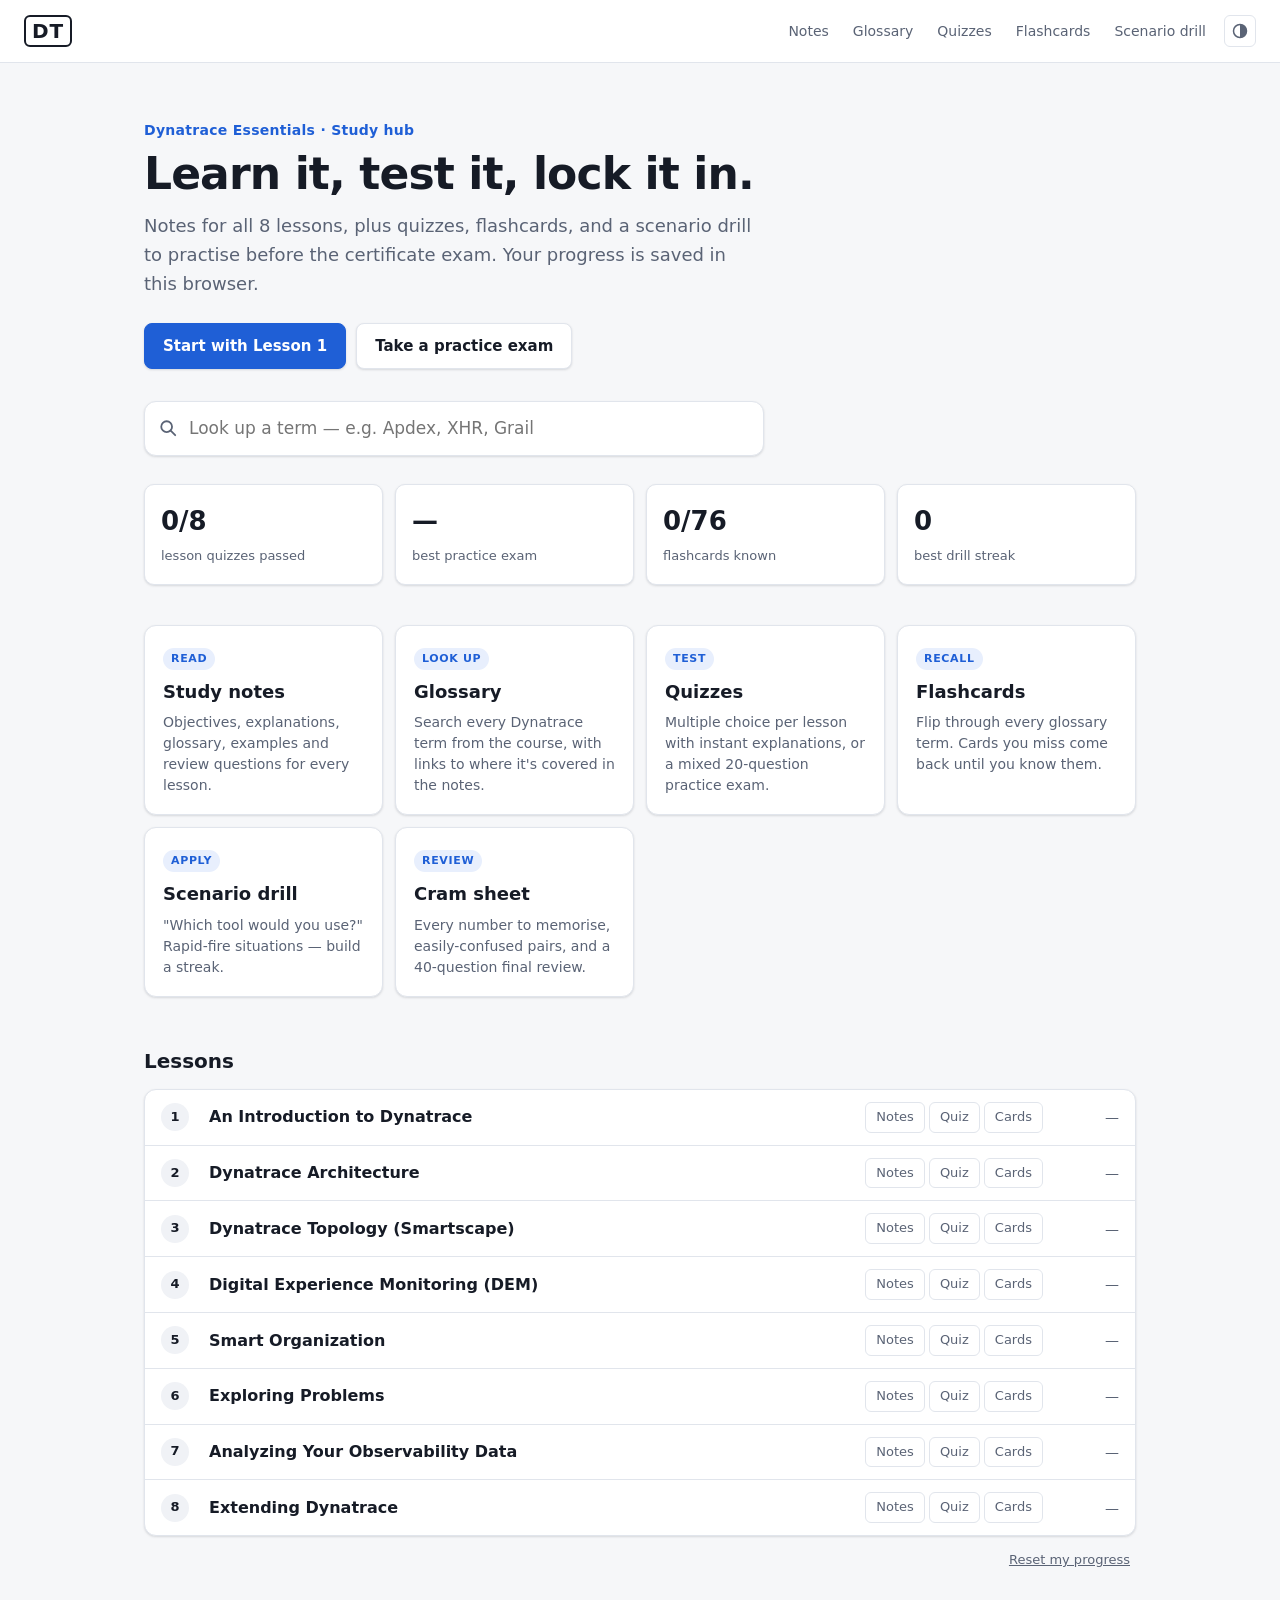
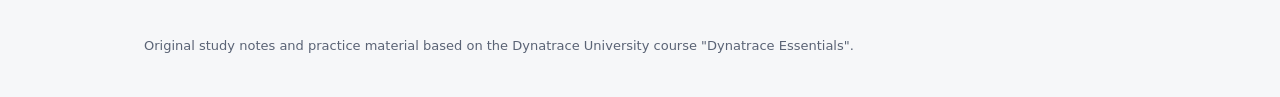
<file: index.html>
<!doctype html>
<html lang="en">
<head>
<meta charset="utf-8">
<meta name="viewport" content="width=device-width, initial-scale=1">
<title>DT · Dynatrace Essentials Study Hub</title>
<link rel="stylesheet" href="learn/learn.css">
<script src="learn/theme.js"></script>
</head>
<body class="home">
<header class="site">
  <a class="logo" href="index.html">DT</a>
  <nav class="top">
    <a href="docs/index.html">Notes</a>
    <a href="learn/glossary.html">Glossary</a>
    <a href="learn/quiz.html">Quizzes</a>
    <a href="learn/flashcards.html">Flashcards</a>
    <a href="learn/drill.html">Scenario drill</a>
    <button class="theme-btn" type="button" aria-label="Toggle theme"><svg width="16" height="16" viewBox="0 0 16 16" aria-hidden="true"><circle cx="8" cy="8" r="6.5" fill="none" stroke="currentColor" stroke-width="1.5"/><path d="M8 1.5a6.5 6.5 0 0 1 0 13z" fill="currentColor"/></svg></button>
  </nav>
</header>

<main class="wrap">
  <section class="hero">
    <p class="eyebrow">Dynatrace Essentials · Study hub</p>
    <h1>Learn it, test it, lock it in.</h1>
    <p class="lede">Notes for all 8 lessons, plus quizzes, flashcards, and a scenario drill to practise before the certificate exam. Your progress is saved in this browser.</p>
    <div class="hero-actions">
      <a class="btn primary" id="continue" href="docs/01-introduction-to-dynatrace.html">Start with Lesson 1</a>
      <a class="btn" href="learn/quiz.html?mode=exam">Take a practice exam</a>
    </div>
  </section>

  <form class="home-search" action="learn/glossary.html" method="get" role="search">
    <div class="search-box">
      <svg class="search-icon" width="18" height="18" viewBox="0 0 20 20" aria-hidden="true"><circle cx="8.5" cy="8.5" r="6" fill="none" stroke="currentColor" stroke-width="2"/><path d="M13 13l5 5" stroke="currentColor" stroke-width="2" stroke-linecap="round"/></svg>
      <input name="q" type="search" autocomplete="off" placeholder="Look up a term — e.g. Apdex, XHR, Grail" aria-label="Search the glossary">
    </div>
  </form>

  <section class="stats" aria-label="Your progress">
    <div class="stat"><span class="v" id="st-quizzes">0/8</span><span class="k">lesson quizzes passed</span></div>
    <div class="stat"><span class="v" id="st-exam">—</span><span class="k">best practice exam</span></div>
    <div class="stat"><span class="v" id="st-cards">0</span><span class="k">flashcards known</span></div>
    <div class="stat"><span class="v" id="st-drill">0</span><span class="k">best drill streak</span></div>
  </section>

  <section class="modes" aria-label="Ways to study">
    <a class="mode" href="docs/index.html">
      <span class="tag">Read</span>
      <h2>Study notes</h2>
      <p>Objectives, explanations, glossary, examples and review questions for every lesson.</p>
    </a>
    <a class="mode" href="learn/glossary.html">
      <span class="tag">Look up</span>
      <h2>Glossary</h2>
      <p>Search every Dynatrace term from the course, with links to where it's covered in the notes.</p>
    </a>
    <a class="mode" href="learn/quiz.html">
      <span class="tag">Test</span>
      <h2>Quizzes</h2>
      <p>Multiple choice per lesson with instant explanations, or a mixed 20-question practice exam.</p>
    </a>
    <a class="mode" href="learn/flashcards.html">
      <span class="tag">Recall</span>
      <h2>Flashcards</h2>
      <p>Flip through every glossary term. Cards you miss come back until you know them.</p>
    </a>
    <a class="mode" href="learn/drill.html">
      <span class="tag">Apply</span>
      <h2>Scenario drill</h2>
      <p>"Which tool would you use?" Rapid-fire situations — build a streak.</p>
    </a>
    <a class="mode" href="docs/09-cram-sheet-and-final-review.html">
      <span class="tag">Review</span>
      <h2>Cram sheet</h2>
      <p>Every number to memorise, easily-confused pairs, and a 40-question final review.</p>
    </a>
  </section>

  <section class="lessons-sec">
    <h2 class="sec-title">Lessons</h2>
    <ol class="lessons">
<li class="lesson" data-id="01">
  <span class="num">1</span>
  <span class="ltitle">An Introduction to Dynatrace</span>
  <span class="lactions">
    <a href="docs/01-introduction-to-dynatrace.html">Notes</a>
    <a href="learn/quiz.html?lesson=01">Quiz</a>
    <a href="learn/flashcards.html?lesson=01">Cards</a>
  </span>
  <span class="score" data-score="01">—</span>
</li>
<li class="lesson" data-id="02">
  <span class="num">2</span>
  <span class="ltitle">Dynatrace Architecture</span>
  <span class="lactions">
    <a href="docs/02-dynatrace-architecture.html">Notes</a>
    <a href="learn/quiz.html?lesson=02">Quiz</a>
    <a href="learn/flashcards.html?lesson=02">Cards</a>
  </span>
  <span class="score" data-score="02">—</span>
</li>
<li class="lesson" data-id="03">
  <span class="num">3</span>
  <span class="ltitle">Dynatrace Topology (Smartscape)</span>
  <span class="lactions">
    <a href="docs/03-dynatrace-topology.html">Notes</a>
    <a href="learn/quiz.html?lesson=03">Quiz</a>
    <a href="learn/flashcards.html?lesson=03">Cards</a>
  </span>
  <span class="score" data-score="03">—</span>
</li>
<li class="lesson" data-id="04">
  <span class="num">4</span>
  <span class="ltitle">Digital Experience Monitoring (DEM)</span>
  <span class="lactions">
    <a href="docs/04-digital-experience-monitoring.html">Notes</a>
    <a href="learn/quiz.html?lesson=04">Quiz</a>
    <a href="learn/flashcards.html?lesson=04">Cards</a>
  </span>
  <span class="score" data-score="04">—</span>
</li>
<li class="lesson" data-id="05">
  <span class="num">5</span>
  <span class="ltitle">Smart Organization</span>
  <span class="lactions">
    <a href="docs/05-smart-organization.html">Notes</a>
    <a href="learn/quiz.html?lesson=05">Quiz</a>
    <a href="learn/flashcards.html?lesson=05">Cards</a>
  </span>
  <span class="score" data-score="05">—</span>
</li>
<li class="lesson" data-id="06">
  <span class="num">6</span>
  <span class="ltitle">Exploring Problems</span>
  <span class="lactions">
    <a href="docs/06-exploring-problems.html">Notes</a>
    <a href="learn/quiz.html?lesson=06">Quiz</a>
    <a href="learn/flashcards.html?lesson=06">Cards</a>
  </span>
  <span class="score" data-score="06">—</span>
</li>
<li class="lesson" data-id="07">
  <span class="num">7</span>
  <span class="ltitle">Analyzing Your Observability Data</span>
  <span class="lactions">
    <a href="docs/07-analyzing-observability-data.html">Notes</a>
    <a href="learn/quiz.html?lesson=07">Quiz</a>
    <a href="learn/flashcards.html?lesson=07">Cards</a>
  </span>
  <span class="score" data-score="07">—</span>
</li>
<li class="lesson" data-id="08">
  <span class="num">8</span>
  <span class="ltitle">Extending Dynatrace</span>
  <span class="lactions">
    <a href="docs/08-extending-dynatrace.html">Notes</a>
    <a href="learn/quiz.html?lesson=08">Quiz</a>
    <a href="learn/flashcards.html?lesson=08">Cards</a>
  </span>
  <span class="score" data-score="08">—</span>
</li>
    </ol>
    <p class="reset-row"><button type="button" class="linkish" id="reset">Reset my progress</button></p>
  </section>
</main>
<footer class="site-foot">Original study notes and practice material based on the Dynatrace University course "Dynatrace Essentials".</footer>
<script src="learn/data.js"></script>
<script src="learn/store.js"></script>
<script src="learn/home.js"></script>
</body>
</html>
</file>
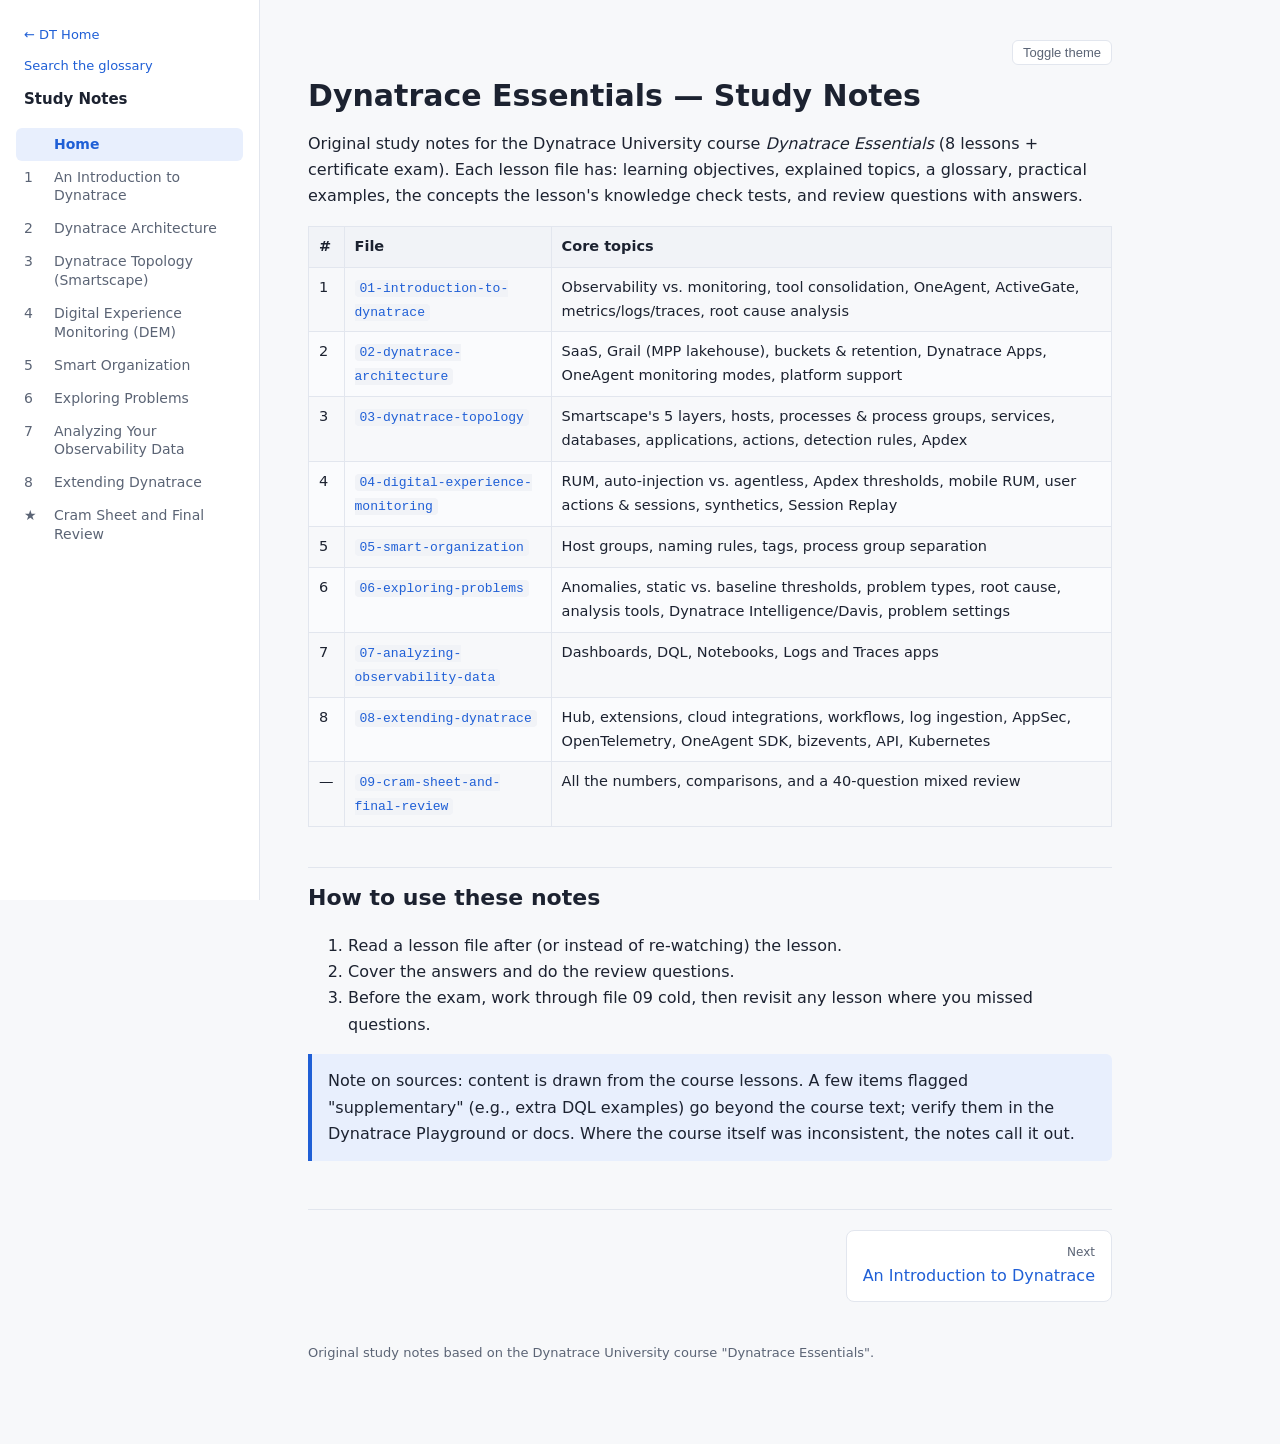
<file: docs/index.html>
<!doctype html>
<html lang="en">
<head>
<meta charset="utf-8">
<meta name="viewport" content="width=device-width, initial-scale=1">
<title>Dynatrace Essentials — Study Notes · Dynatrace Essentials Notes</title>
<link rel="stylesheet" href="style.css">

<script>
(function(){
  var r=document.documentElement;
  try{var t=localStorage.getItem('theme'); if(t) r.setAttribute('data-theme',t);}catch(e){}
  document.addEventListener('DOMContentLoaded',function(){
    var b=document.querySelector('.theme-btn'); if(!b) return;
    b.addEventListener('click',function(){
      var dark = r.getAttribute('data-theme')==='dark' ||
        (!r.getAttribute('data-theme') && matchMedia('(prefers-color-scheme: dark)').matches);
      var n = dark ? 'light' : 'dark'; r.setAttribute('data-theme',n);
      try{localStorage.setItem('theme',n);}catch(e){}
    });
  });
})();
</script>

</head>
<body>
<div class="layout">
<nav class="side" aria-label="Lessons">
<a class="brand home-link" href="../index.html">← DT Home</a>
<a class="brand home-link" href="../learn/glossary.html">Search the glossary</a>
<div class="brand">Study Notes</div>
<ol>
<li><a href="index.html" class="active"><span class="n"></span><span>Home</span></a></li>
<li><a href="01-introduction-to-dynatrace.html"><span class="n">1</span><span>An Introduction to Dynatrace</span></a></li>
<li><a href="02-dynatrace-architecture.html"><span class="n">2</span><span>Dynatrace Architecture</span></a></li>
<li><a href="03-dynatrace-topology.html"><span class="n">3</span><span>Dynatrace Topology (Smartscape)</span></a></li>
<li><a href="04-digital-experience-monitoring.html"><span class="n">4</span><span>Digital Experience Monitoring (DEM)</span></a></li>
<li><a href="05-smart-organization.html"><span class="n">5</span><span>Smart Organization</span></a></li>
<li><a href="06-exploring-problems.html"><span class="n">6</span><span>Exploring Problems</span></a></li>
<li><a href="07-analyzing-observability-data.html"><span class="n">7</span><span>Analyzing Your Observability Data</span></a></li>
<li><a href="08-extending-dynatrace.html"><span class="n">8</span><span>Extending Dynatrace</span></a></li>
<li><a href="09-cram-sheet-and-final-review.html"><span class="n">★</span><span>Cram Sheet and Final Review</span></a></li>
</ol>
</nav>
<main>
<div class="topbar"><button class="theme-btn" type="button">Toggle theme</button></div>
<h1 id="dynatrace-essentials-study-notes">Dynatrace Essentials — Study Notes</h1>
<p>Original study notes for the Dynatrace University course <em>Dynatrace Essentials</em> (8 lessons + certificate exam). Each lesson file has: learning objectives, explained topics, a glossary, practical examples, the concepts the lesson's knowledge check tests, and review questions with answers.</p>
<table>
<thead>
<tr>
<th>#</th>
<th>File</th>
<th>Core topics</th>
</tr>
</thead>
<tbody>
<tr>
<td>1</td>
<td><a href="01-introduction-to-dynatrace.html"><code>01-introduction-to-dynatrace</code></a></td>
<td>Observability vs. monitoring, tool consolidation, OneAgent, ActiveGate, metrics/logs/traces, root cause analysis</td>
</tr>
<tr>
<td>2</td>
<td><a href="02-dynatrace-architecture.html"><code>02-dynatrace-architecture</code></a></td>
<td>SaaS, Grail (MPP lakehouse), buckets &amp; retention, Dynatrace Apps, OneAgent monitoring modes, platform support</td>
</tr>
<tr>
<td>3</td>
<td><a href="03-dynatrace-topology.html"><code>03-dynatrace-topology</code></a></td>
<td>Smartscape's 5 layers, hosts, processes &amp; process groups, services, databases, applications, actions, detection rules, Apdex</td>
</tr>
<tr>
<td>4</td>
<td><a href="04-digital-experience-monitoring.html"><code>04-digital-experience-monitoring</code></a></td>
<td>RUM, auto-injection vs. agentless, Apdex thresholds, mobile RUM, user actions &amp; sessions, synthetics, Session Replay</td>
</tr>
<tr>
<td>5</td>
<td><a href="05-smart-organization.html"><code>05-smart-organization</code></a></td>
<td>Host groups, naming rules, tags, process group separation</td>
</tr>
<tr>
<td>6</td>
<td><a href="06-exploring-problems.html"><code>06-exploring-problems</code></a></td>
<td>Anomalies, static vs. baseline thresholds, problem types, root cause, analysis tools, Dynatrace Intelligence/Davis, problem settings</td>
</tr>
<tr>
<td>7</td>
<td><a href="07-analyzing-observability-data.html"><code>07-analyzing-observability-data</code></a></td>
<td>Dashboards, DQL, Notebooks, Logs and Traces apps</td>
</tr>
<tr>
<td>8</td>
<td><a href="08-extending-dynatrace.html"><code>08-extending-dynatrace</code></a></td>
<td>Hub, extensions, cloud integrations, workflows, log ingestion, AppSec, OpenTelemetry, OneAgent SDK, bizevents, API, Kubernetes</td>
</tr>
<tr>
<td>—</td>
<td><a href="09-cram-sheet-and-final-review.html"><code>09-cram-sheet-and-final-review</code></a></td>
<td>All the numbers, comparisons, and a 40-question mixed review</td>
</tr>
</tbody>
</table>
<h2 id="how-to-use-these-notes">How to use these notes</h2>
<ol>
<li>Read a lesson file after (or instead of re-watching) the lesson.</li>
<li>Cover the answers and do the review questions.</li>
<li>Before the exam, work through file 09 cold, then revisit any lesson where you missed questions.</li>
</ol>
<blockquote>
<p>Note on sources: content is drawn from the course lessons. A few items flagged "supplementary" (e.g., extra DQL examples) go beyond the course text; verify them in the Dynatrace Playground or docs. Where the course itself was inconsistent, the notes call it out.</p>
</blockquote>
<div class="pager"><span></span><a href="01-introduction-to-dynatrace.html" style="text-align:right"><small>Next</small>An Introduction to Dynatrace</a></div>
<footer>Original study notes based on the Dynatrace University course "Dynatrace Essentials".</footer>
</main>
</div>
</body>
</html>
</file>
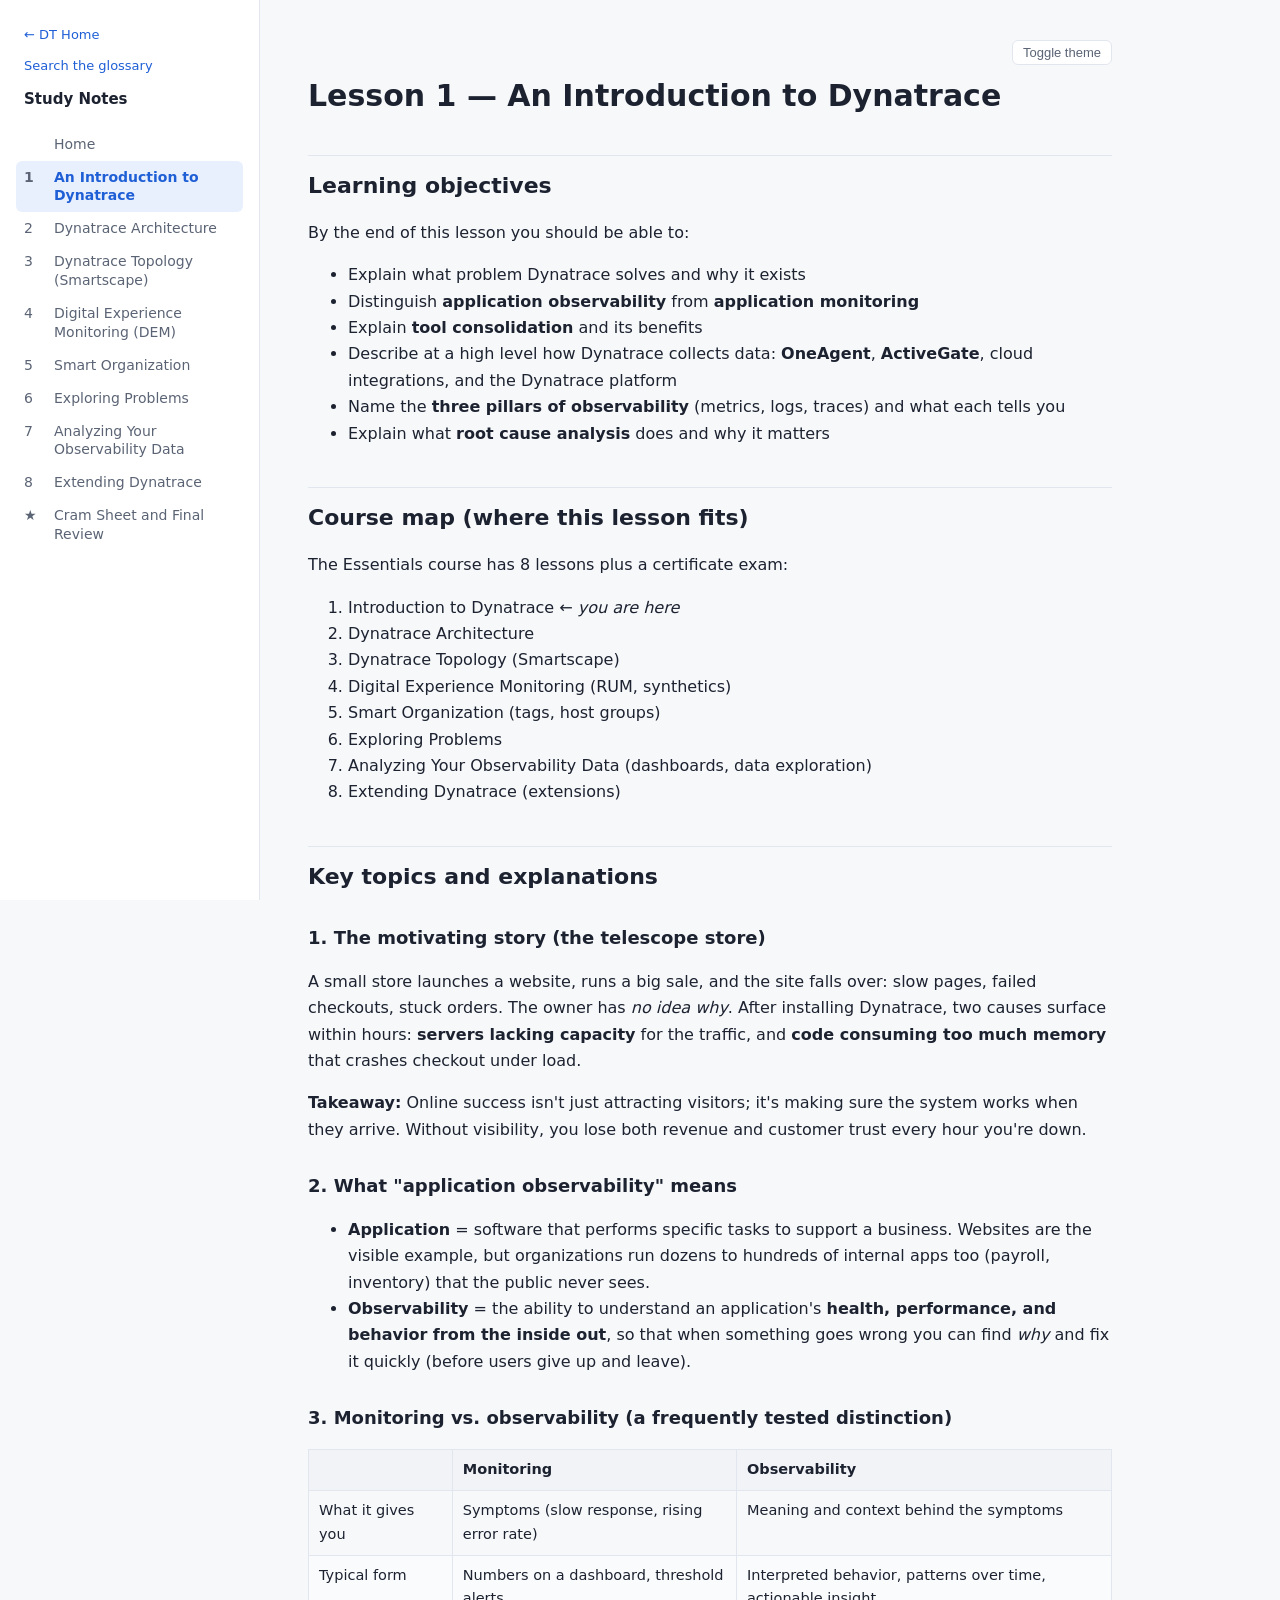
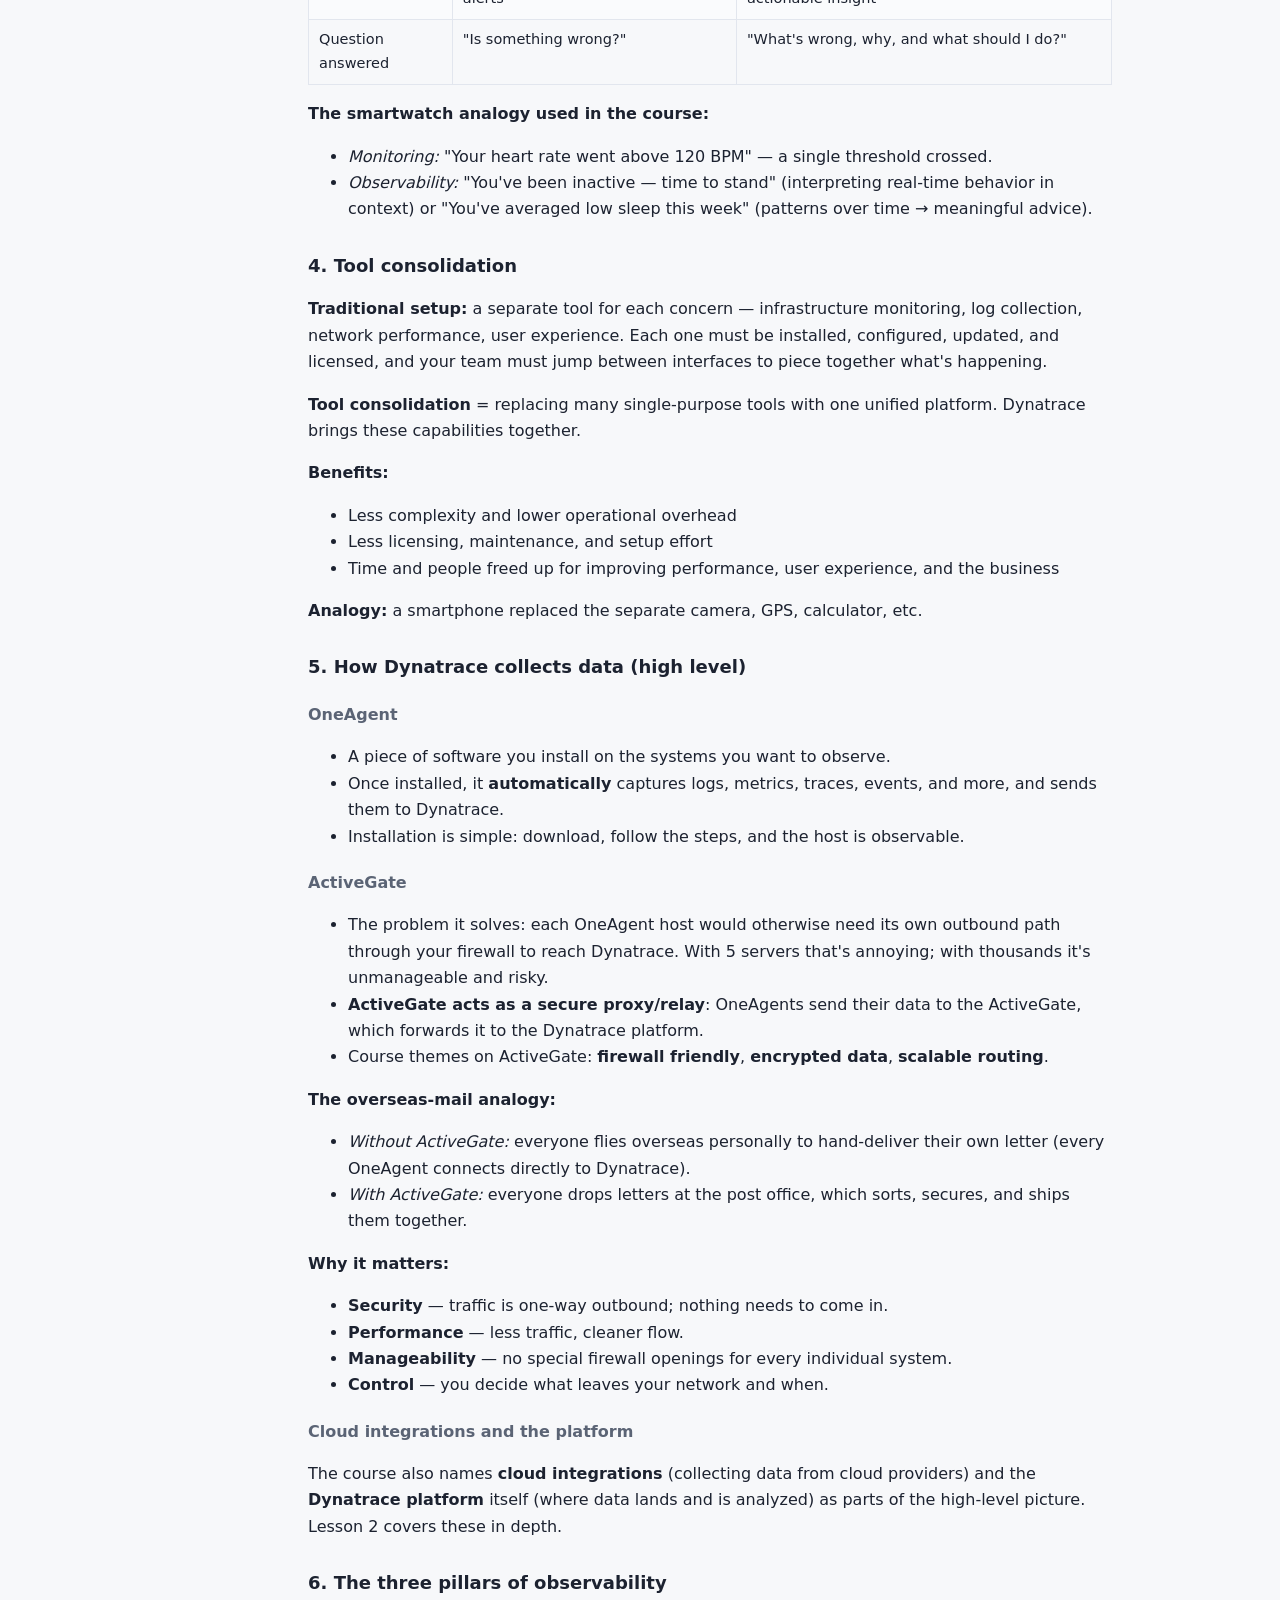
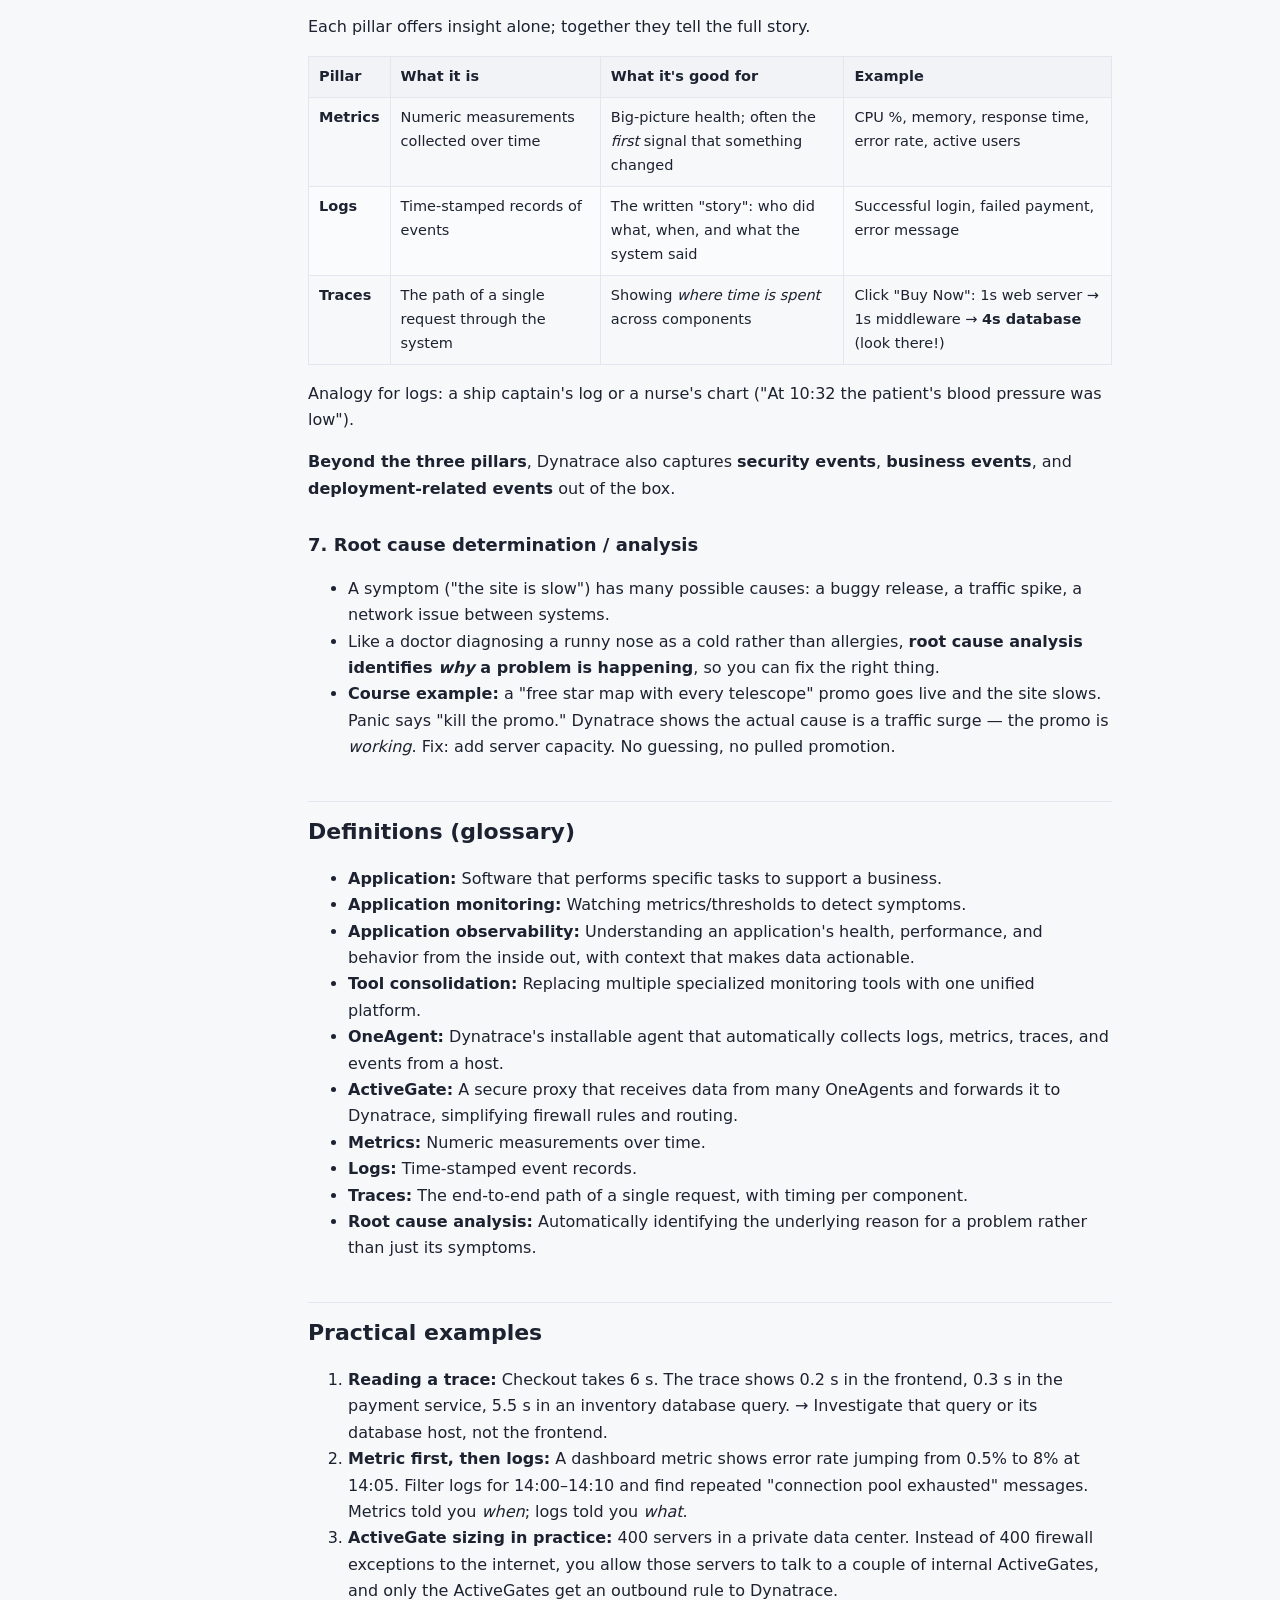
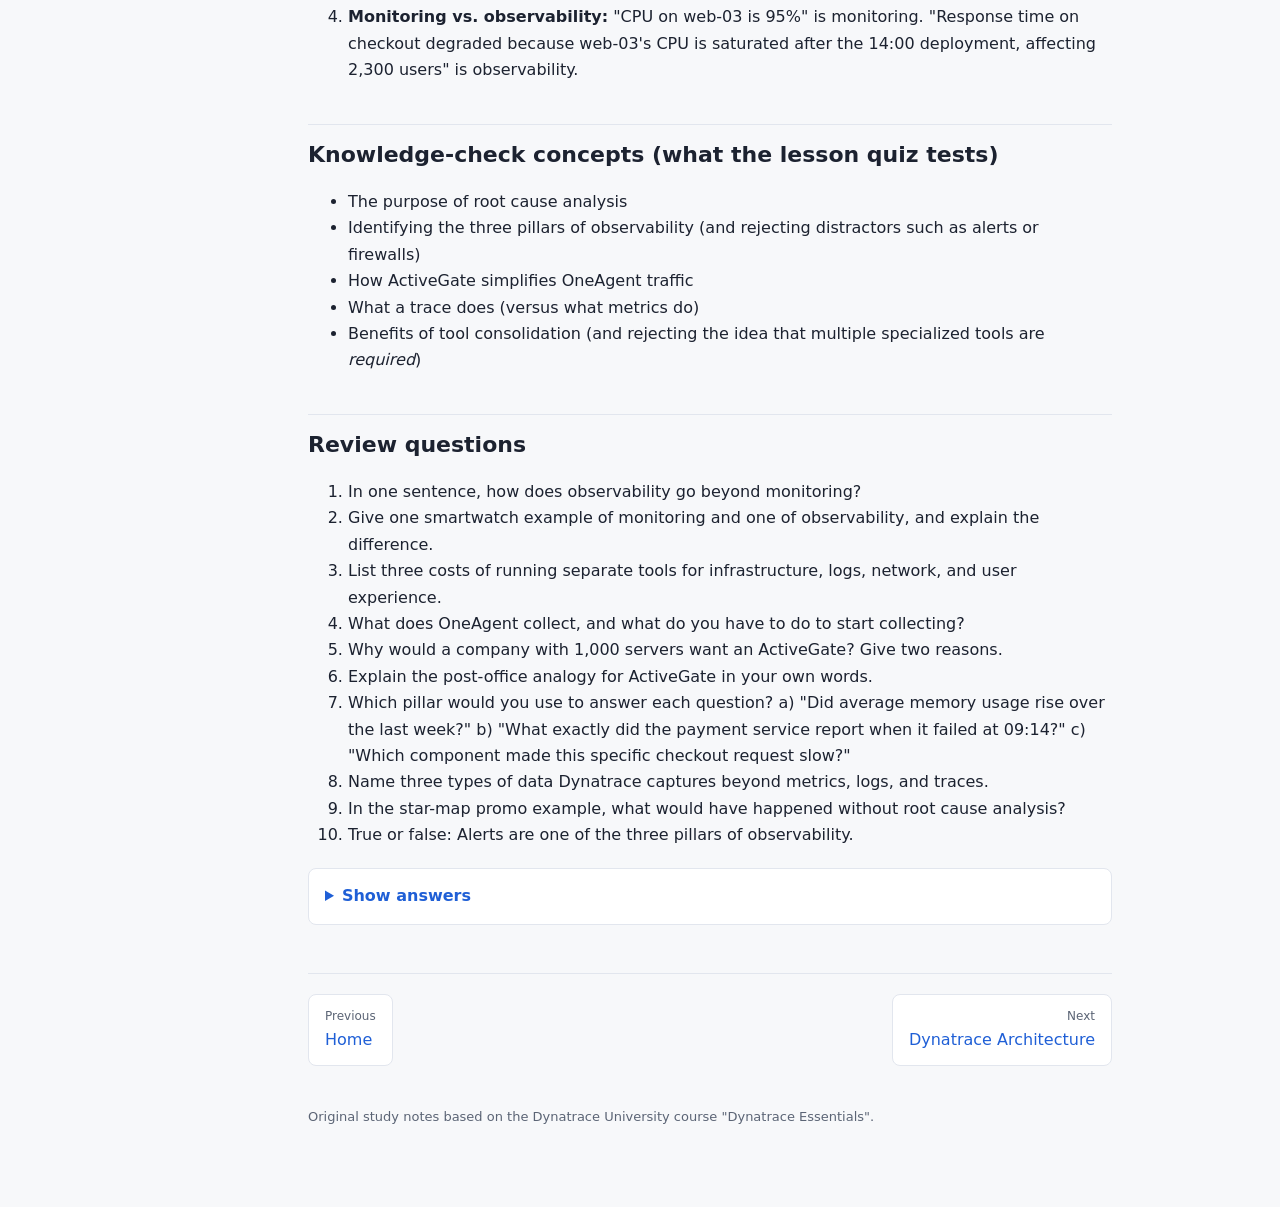
<file: docs/01-introduction-to-dynatrace.html>
<!doctype html>
<html lang="en">
<head>
<meta charset="utf-8">
<meta name="viewport" content="width=device-width, initial-scale=1">
<title>Lesson 1 — An Introduction to Dynatrace · Dynatrace Essentials Notes</title>
<link rel="stylesheet" href="style.css">

<script>
(function(){
  var r=document.documentElement;
  try{var t=localStorage.getItem('theme'); if(t) r.setAttribute('data-theme',t);}catch(e){}
  document.addEventListener('DOMContentLoaded',function(){
    var b=document.querySelector('.theme-btn'); if(!b) return;
    b.addEventListener('click',function(){
      var dark = r.getAttribute('data-theme')==='dark' ||
        (!r.getAttribute('data-theme') && matchMedia('(prefers-color-scheme: dark)').matches);
      var n = dark ? 'light' : 'dark'; r.setAttribute('data-theme',n);
      try{localStorage.setItem('theme',n);}catch(e){}
    });
  });
})();
</script>

</head>
<body>
<div class="layout">
<nav class="side" aria-label="Lessons">
<a class="brand home-link" href="../index.html">← DT Home</a>
<a class="brand home-link" href="../learn/glossary.html">Search the glossary</a>
<div class="brand">Study Notes</div>
<ol>
<li><a href="index.html"><span class="n"></span><span>Home</span></a></li>
<li><a href="01-introduction-to-dynatrace.html" class="active"><span class="n">1</span><span>An Introduction to Dynatrace</span></a></li>
<li><a href="02-dynatrace-architecture.html"><span class="n">2</span><span>Dynatrace Architecture</span></a></li>
<li><a href="03-dynatrace-topology.html"><span class="n">3</span><span>Dynatrace Topology (Smartscape)</span></a></li>
<li><a href="04-digital-experience-monitoring.html"><span class="n">4</span><span>Digital Experience Monitoring (DEM)</span></a></li>
<li><a href="05-smart-organization.html"><span class="n">5</span><span>Smart Organization</span></a></li>
<li><a href="06-exploring-problems.html"><span class="n">6</span><span>Exploring Problems</span></a></li>
<li><a href="07-analyzing-observability-data.html"><span class="n">7</span><span>Analyzing Your Observability Data</span></a></li>
<li><a href="08-extending-dynatrace.html"><span class="n">8</span><span>Extending Dynatrace</span></a></li>
<li><a href="09-cram-sheet-and-final-review.html"><span class="n">★</span><span>Cram Sheet and Final Review</span></a></li>
</ol>
</nav>
<main>
<div class="topbar"><button class="theme-btn" type="button">Toggle theme</button></div>
<h1 id="lesson-1-an-introduction-to-dynatrace">Lesson 1 — An Introduction to Dynatrace</h1>
<h2 id="learning-objectives">Learning objectives</h2>
<p>By the end of this lesson you should be able to:</p>
<ul>
<li>Explain what problem Dynatrace solves and why it exists</li>
<li>Distinguish <strong>application observability</strong> from <strong>application monitoring</strong></li>
<li>Explain <strong>tool consolidation</strong> and its benefits</li>
<li>Describe at a high level how Dynatrace collects data: <strong>OneAgent</strong>, <strong>ActiveGate</strong>, cloud integrations, and the Dynatrace platform</li>
<li>Name the <strong>three pillars of observability</strong> (metrics, logs, traces) and what each tells you</li>
<li>Explain what <strong>root cause analysis</strong> does and why it matters</li>
</ul>
<h2 id="course-map-where-this-lesson-fits">Course map (where this lesson fits)</h2>
<p>The Essentials course has 8 lessons plus a certificate exam:</p>
<ol>
<li>Introduction to Dynatrace ← <em>you are here</em></li>
<li>Dynatrace Architecture</li>
<li>Dynatrace Topology (Smartscape)</li>
<li>Digital Experience Monitoring (RUM, synthetics)</li>
<li>Smart Organization (tags, host groups)</li>
<li>Exploring Problems</li>
<li>Analyzing Your Observability Data (dashboards, data exploration)</li>
<li>Extending Dynatrace (extensions)</li>
</ol>
<hr />
<h2 id="key-topics-and-explanations">Key topics and explanations</h2>
<h3 id="1-the-motivating-story-the-telescope-store">1. The motivating story (the telescope store)</h3>
<p>A small store launches a website, runs a big sale, and the site falls over: slow pages, failed checkouts, stuck orders. The owner has <em>no idea why</em>. After installing Dynatrace, two causes surface within hours: <strong>servers lacking capacity</strong> for the traffic, and <strong>code consuming too much memory</strong> that crashes checkout under load.</p>
<p><strong>Takeaway:</strong> Online success isn't just attracting visitors; it's making sure the system works when they arrive. Without visibility, you lose both revenue and customer trust every hour you're down.</p>
<h3 id="2-what-application-observability-means">2. What "application observability" means</h3>
<ul>
<li><strong>Application</strong> = software that performs specific tasks to support a business. Websites are the visible example, but organizations run dozens to hundreds of internal apps too (payroll, inventory) that the public never sees.</li>
<li><strong>Observability</strong> = the ability to understand an application's <strong>health, performance, and behavior from the inside out</strong>, so that when something goes wrong you can find <em>why</em> and fix it quickly (before users give up and leave).</li>
</ul>
<h3 id="3-monitoring-vs-observability-a-frequently-tested-distinction">3. Monitoring vs. observability (a frequently tested distinction)</h3>
<table>
<thead>
<tr>
<th></th>
<th>Monitoring</th>
<th>Observability</th>
</tr>
</thead>
<tbody>
<tr>
<td>What it gives you</td>
<td>Symptoms (slow response, rising error rate)</td>
<td>Meaning and context behind the symptoms</td>
</tr>
<tr>
<td>Typical form</td>
<td>Numbers on a dashboard, threshold alerts</td>
<td>Interpreted behavior, patterns over time, actionable insight</td>
</tr>
<tr>
<td>Question answered</td>
<td>"Is something wrong?"</td>
<td>"What's wrong, why, and what should I do?"</td>
</tr>
</tbody>
</table>
<p><strong>The smartwatch analogy used in the course:</strong></p>
<ul>
<li><em>Monitoring:</em> "Your heart rate went above 120 BPM" — a single threshold crossed.</li>
<li><em>Observability:</em> "You've been inactive — time to stand" (interpreting real-time behavior in context) or "You've averaged low sleep this week" (patterns over time → meaningful advice).</li>
</ul>
<h3 id="4-tool-consolidation">4. Tool consolidation</h3>
<p><strong>Traditional setup:</strong> a separate tool for each concern — infrastructure monitoring, log collection, network performance, user experience. Each one must be installed, configured, updated, and licensed, and your team must jump between interfaces to piece together what's happening.</p>
<p><strong>Tool consolidation</strong> = replacing many single-purpose tools with one unified platform. Dynatrace brings these capabilities together.</p>
<p><strong>Benefits:</strong></p>
<ul>
<li>Less complexity and lower operational overhead</li>
<li>Less licensing, maintenance, and setup effort</li>
<li>Time and people freed up for improving performance, user experience, and the business</li>
</ul>
<p><strong>Analogy:</strong> a smartphone replaced the separate camera, GPS, calculator, etc.</p>
<h3 id="5-how-dynatrace-collects-data-high-level">5. How Dynatrace collects data (high level)</h3>
<h4 id="oneagent">OneAgent</h4>
<ul>
<li>A piece of software you install on the systems you want to observe.</li>
<li>Once installed, it <strong>automatically</strong> captures logs, metrics, traces, events, and more, and sends them to Dynatrace.</li>
<li>Installation is simple: download, follow the steps, and the host is observable.</li>
</ul>
<h4 id="activegate">ActiveGate</h4>
<ul>
<li>The problem it solves: each OneAgent host would otherwise need its own outbound path through your firewall to reach Dynatrace. With 5 servers that's annoying; with thousands it's unmanageable and risky.</li>
<li><strong>ActiveGate acts as a secure proxy/relay</strong>: OneAgents send their data to the ActiveGate, which forwards it to the Dynatrace platform.</li>
<li>Course themes on ActiveGate: <strong>firewall friendly</strong>, <strong>encrypted data</strong>, <strong>scalable routing</strong>.</li>
</ul>
<p><strong>The overseas-mail analogy:</strong></p>
<ul>
<li><em>Without ActiveGate:</em> everyone flies overseas personally to hand-deliver their own letter (every OneAgent connects directly to Dynatrace).</li>
<li><em>With ActiveGate:</em> everyone drops letters at the post office, which sorts, secures, and ships them together.</li>
</ul>
<p><strong>Why it matters:</strong></p>
<ul>
<li><strong>Security</strong> — traffic is one-way outbound; nothing needs to come in.</li>
<li><strong>Performance</strong> — less traffic, cleaner flow.</li>
<li><strong>Manageability</strong> — no special firewall openings for every individual system.</li>
<li><strong>Control</strong> — you decide what leaves your network and when.</li>
</ul>
<h4 id="cloud-integrations-and-the-platform">Cloud integrations and the platform</h4>
<p>The course also names <strong>cloud integrations</strong> (collecting data from cloud providers) and the <strong>Dynatrace platform</strong> itself (where data lands and is analyzed) as parts of the high-level picture. Lesson 2 covers these in depth.</p>
<h3 id="6-the-three-pillars-of-observability">6. The three pillars of observability</h3>
<p>Each pillar offers insight alone; together they tell the full story.</p>
<table>
<thead>
<tr>
<th>Pillar</th>
<th>What it is</th>
<th>What it's good for</th>
<th>Example</th>
</tr>
</thead>
<tbody>
<tr>
<td><strong>Metrics</strong></td>
<td>Numeric measurements collected over time</td>
<td>Big-picture health; often the <em>first</em> signal that something changed</td>
<td>CPU %, memory, response time, error rate, active users</td>
</tr>
<tr>
<td><strong>Logs</strong></td>
<td>Time-stamped records of events</td>
<td>The written "story": who did what, when, and what the system said</td>
<td>Successful login, failed payment, error message</td>
</tr>
<tr>
<td><strong>Traces</strong></td>
<td>The path of a single request through the system</td>
<td>Showing <em>where time is spent</em> across components</td>
<td>Click "Buy Now": 1s web server → 1s middleware → <strong>4s database</strong> (look there!)</td>
</tr>
</tbody>
</table>
<p>Analogy for logs: a ship captain's log or a nurse's chart ("At 10:32 the patient's blood pressure was low").</p>
<p><strong>Beyond the three pillars</strong>, Dynatrace also captures <strong>security events</strong>, <strong>business events</strong>, and <strong>deployment-related events</strong> out of the box.</p>
<h3 id="7-root-cause-determination-analysis">7. Root cause determination / analysis</h3>
<ul>
<li>A symptom ("the site is slow") has many possible causes: a buggy release, a traffic spike, a network issue between systems.</li>
<li>Like a doctor diagnosing a runny nose as a cold rather than allergies, <strong>root cause analysis identifies <em>why</em> a problem is happening</strong>, so you can fix the right thing.</li>
<li><strong>Course example:</strong> a "free star map with every telescope" promo goes live and the site slows. Panic says "kill the promo." Dynatrace shows the actual cause is a traffic surge — the promo is <em>working</em>. Fix: add server capacity. No guessing, no pulled promotion.</li>
</ul>
<hr />
<h2 id="definitions-glossary">Definitions (glossary)</h2>
<ul>
<li><strong>Application:</strong> Software that performs specific tasks to support a business.</li>
<li><strong>Application monitoring:</strong> Watching metrics/thresholds to detect symptoms.</li>
<li><strong>Application observability:</strong> Understanding an application's health, performance, and behavior from the inside out, with context that makes data actionable.</li>
<li><strong>Tool consolidation:</strong> Replacing multiple specialized monitoring tools with one unified platform.</li>
<li><strong>OneAgent:</strong> Dynatrace's installable agent that automatically collects logs, metrics, traces, and events from a host.</li>
<li><strong>ActiveGate:</strong> A secure proxy that receives data from many OneAgents and forwards it to Dynatrace, simplifying firewall rules and routing.</li>
<li><strong>Metrics:</strong> Numeric measurements over time.</li>
<li><strong>Logs:</strong> Time-stamped event records.</li>
<li><strong>Traces:</strong> The end-to-end path of a single request, with timing per component.</li>
<li><strong>Root cause analysis:</strong> Automatically identifying the underlying reason for a problem rather than just its symptoms.</li>
</ul>
<hr />
<h2 id="practical-examples">Practical examples</h2>
<ol>
<li><strong>Reading a trace:</strong> Checkout takes 6 s. The trace shows 0.2 s in the frontend, 0.3 s in the payment service, 5.5 s in an inventory database query. → Investigate that query or its database host, not the frontend.</li>
<li><strong>Metric first, then logs:</strong> A dashboard metric shows error rate jumping from 0.5% to 8% at 14:05. Filter logs for 14:00–14:10 and find repeated "connection pool exhausted" messages. Metrics told you <em>when</em>; logs told you <em>what</em>.</li>
<li><strong>ActiveGate sizing in practice:</strong> 400 servers in a private data center. Instead of 400 firewall exceptions to the internet, you allow those servers to talk to a couple of internal ActiveGates, and only the ActiveGates get an outbound rule to Dynatrace.</li>
<li><strong>Monitoring vs. observability:</strong> "CPU on web-03 is 95%" is monitoring. "Response time on checkout degraded because web-03's CPU is saturated after the 14:00 deployment, affecting 2,300 users" is observability.</li>
</ol>
<hr />
<h2 id="knowledge-check-concepts-what-the-lesson-quiz-tests">Knowledge-check concepts (what the lesson quiz tests)</h2>
<ul>
<li>The purpose of root cause analysis</li>
<li>Identifying the three pillars of observability (and rejecting distractors such as alerts or firewalls)</li>
<li>How ActiveGate simplifies OneAgent traffic</li>
<li>What a trace does (versus what metrics do)</li>
<li>Benefits of tool consolidation (and rejecting the idea that multiple specialized tools are <em>required</em>)</li>
</ul>
<hr />
<h2 id="review-questions">Review questions</h2>
<ol>
<li>In one sentence, how does observability go beyond monitoring?</li>
<li>Give one smartwatch example of monitoring and one of observability, and explain the difference.</li>
<li>List three costs of running separate tools for infrastructure, logs, network, and user experience.</li>
<li>What does OneAgent collect, and what do you have to do to start collecting?</li>
<li>Why would a company with 1,000 servers want an ActiveGate? Give two reasons.</li>
<li>Explain the post-office analogy for ActiveGate in your own words.</li>
<li>Which pillar would you use to answer each question?
   a) "Did average memory usage rise over the last week?"
   b) "What exactly did the payment service report when it failed at 09:14?"
   c) "Which component made this specific checkout request slow?"</li>
<li>Name three types of data Dynatrace captures beyond metrics, logs, and traces.</li>
<li>In the star-map promo example, what would have happened without root cause analysis?</li>
<li>True or false: Alerts are one of the three pillars of observability.</li>
</ol>
<details class="answers"><summary>Show answers</summary>
<ol>
<li>Monitoring shows symptoms; observability explains them in context so you can act.</li>
<li>Heart rate &gt; 120 BPM alert = monitoring (threshold). "Time to stand" or weekly sleep trend = observability (behavior/patterns interpreted into advice).</li>
<li>Any three: separate installs, separate configuration, separate updates, separate licenses, context-switching between UIs, more time spent.</li>
<li>Logs, metrics, traces, events, and more; download, install, and it starts automatically.</li>
<li>Fewer firewall rules; secure one-way outbound traffic; scalable routing; central control over what leaves the network.</li>
<li>Instead of each OneAgent "flying" its data to Dynatrace directly, they all hand it to a local ActiveGate that bundles, secures, and sends it.</li>
<li>a) Metrics b) Logs c) Traces</li>
<li>Security events, business events, deployment events.</li>
<li>The team might have pulled a successful promotion instead of simply adding capacity.</li>
<li>False — the pillars are metrics, logs, and traces.</li>
</ol>
</details>

<div class="pager"><a href="index.html"><small>Previous</small>Home</a><a href="02-dynatrace-architecture.html" style="text-align:right"><small>Next</small>Dynatrace Architecture</a></div>
<footer>Original study notes based on the Dynatrace University course "Dynatrace Essentials".</footer>
</main>
</div>
</body>
</html>
</file>
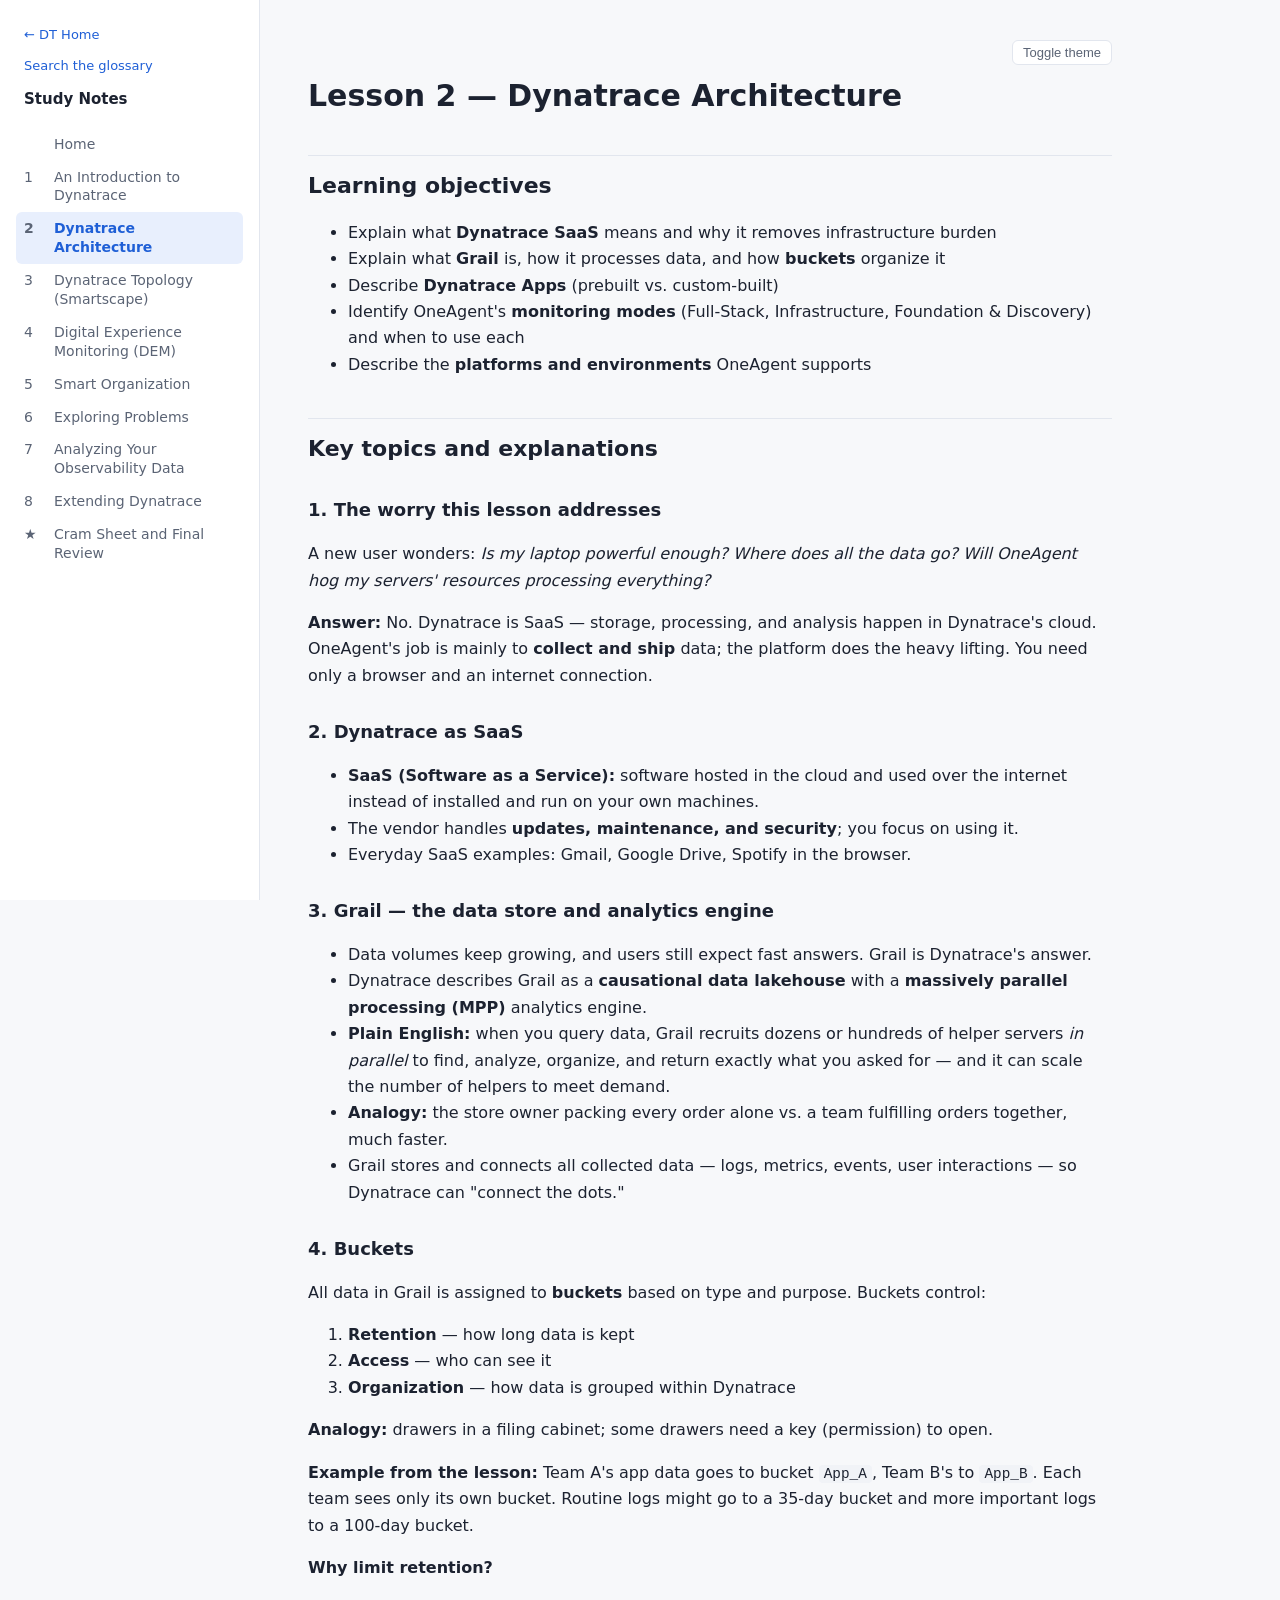
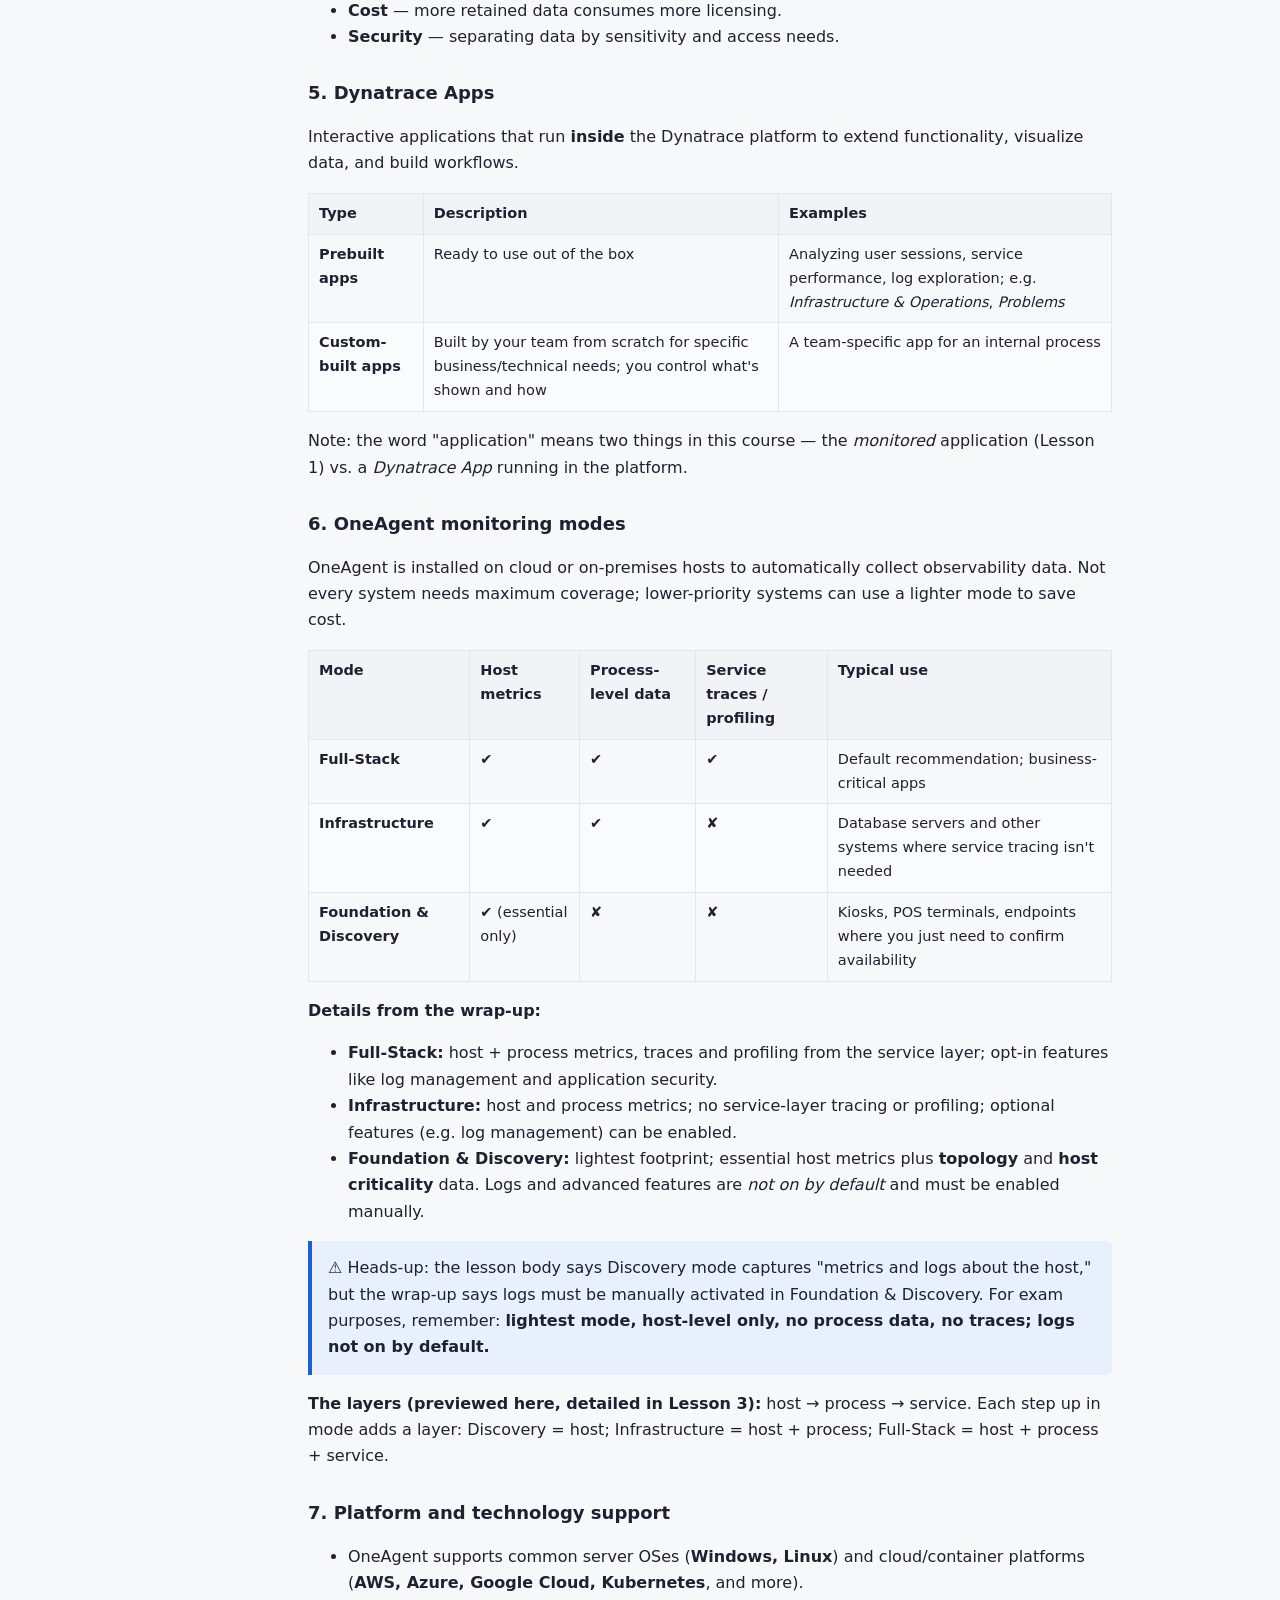
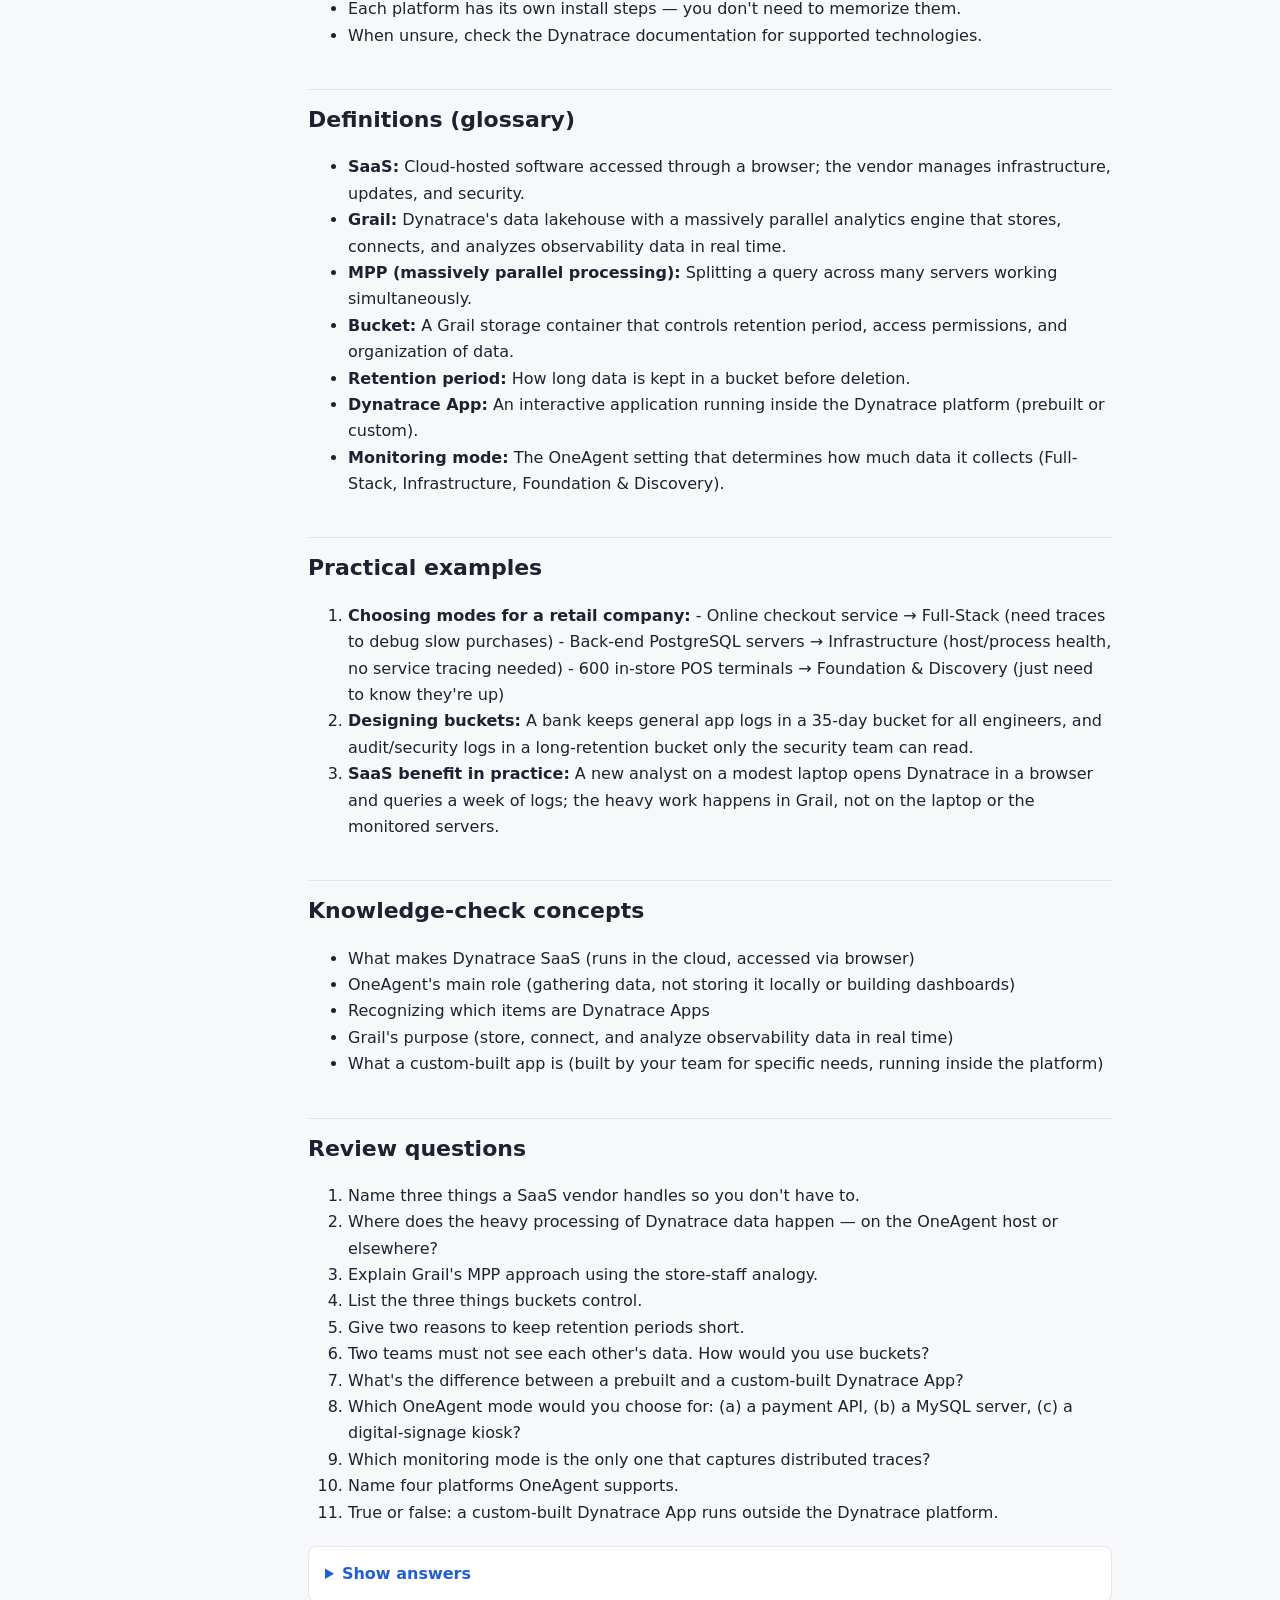
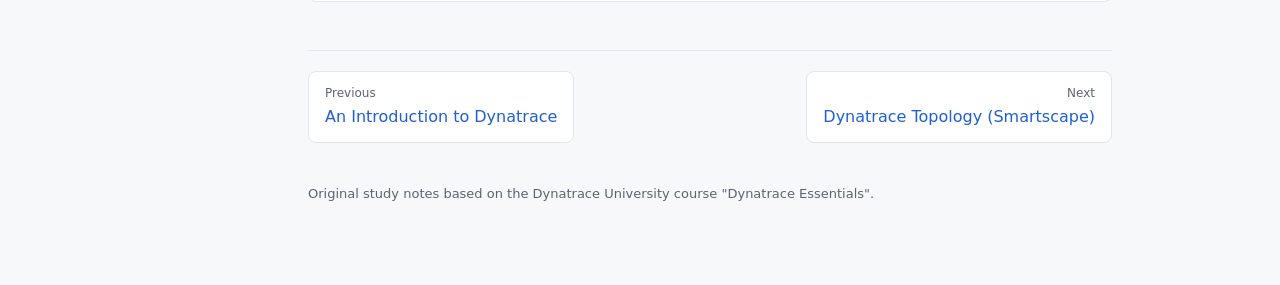
<file: docs/02-dynatrace-architecture.html>
<!doctype html>
<html lang="en">
<head>
<meta charset="utf-8">
<meta name="viewport" content="width=device-width, initial-scale=1">
<title>Lesson 2 — Dynatrace Architecture · Dynatrace Essentials Notes</title>
<link rel="stylesheet" href="style.css">

<script>
(function(){
  var r=document.documentElement;
  try{var t=localStorage.getItem('theme'); if(t) r.setAttribute('data-theme',t);}catch(e){}
  document.addEventListener('DOMContentLoaded',function(){
    var b=document.querySelector('.theme-btn'); if(!b) return;
    b.addEventListener('click',function(){
      var dark = r.getAttribute('data-theme')==='dark' ||
        (!r.getAttribute('data-theme') && matchMedia('(prefers-color-scheme: dark)').matches);
      var n = dark ? 'light' : 'dark'; r.setAttribute('data-theme',n);
      try{localStorage.setItem('theme',n);}catch(e){}
    });
  });
})();
</script>

</head>
<body>
<div class="layout">
<nav class="side" aria-label="Lessons">
<a class="brand home-link" href="../index.html">← DT Home</a>
<a class="brand home-link" href="../learn/glossary.html">Search the glossary</a>
<div class="brand">Study Notes</div>
<ol>
<li><a href="index.html"><span class="n"></span><span>Home</span></a></li>
<li><a href="01-introduction-to-dynatrace.html"><span class="n">1</span><span>An Introduction to Dynatrace</span></a></li>
<li><a href="02-dynatrace-architecture.html" class="active"><span class="n">2</span><span>Dynatrace Architecture</span></a></li>
<li><a href="03-dynatrace-topology.html"><span class="n">3</span><span>Dynatrace Topology (Smartscape)</span></a></li>
<li><a href="04-digital-experience-monitoring.html"><span class="n">4</span><span>Digital Experience Monitoring (DEM)</span></a></li>
<li><a href="05-smart-organization.html"><span class="n">5</span><span>Smart Organization</span></a></li>
<li><a href="06-exploring-problems.html"><span class="n">6</span><span>Exploring Problems</span></a></li>
<li><a href="07-analyzing-observability-data.html"><span class="n">7</span><span>Analyzing Your Observability Data</span></a></li>
<li><a href="08-extending-dynatrace.html"><span class="n">8</span><span>Extending Dynatrace</span></a></li>
<li><a href="09-cram-sheet-and-final-review.html"><span class="n">★</span><span>Cram Sheet and Final Review</span></a></li>
</ol>
</nav>
<main>
<div class="topbar"><button class="theme-btn" type="button">Toggle theme</button></div>
<h1 id="lesson-2-dynatrace-architecture">Lesson 2 — Dynatrace Architecture</h1>
<h2 id="learning-objectives">Learning objectives</h2>
<ul>
<li>Explain what <strong>Dynatrace SaaS</strong> means and why it removes infrastructure burden</li>
<li>Explain what <strong>Grail</strong> is, how it processes data, and how <strong>buckets</strong> organize it</li>
<li>Describe <strong>Dynatrace Apps</strong> (prebuilt vs. custom-built)</li>
<li>Identify OneAgent's <strong>monitoring modes</strong> (Full-Stack, Infrastructure, Foundation &amp; Discovery) and when to use each</li>
<li>Describe the <strong>platforms and environments</strong> OneAgent supports</li>
</ul>
<hr />
<h2 id="key-topics-and-explanations">Key topics and explanations</h2>
<h3 id="1-the-worry-this-lesson-addresses">1. The worry this lesson addresses</h3>
<p>A new user wonders: <em>Is my laptop powerful enough? Where does all the data go? Will OneAgent hog my servers' resources processing everything?</em></p>
<p><strong>Answer:</strong> No. Dynatrace is SaaS — storage, processing, and analysis happen in Dynatrace's cloud. OneAgent's job is mainly to <strong>collect and ship</strong> data; the platform does the heavy lifting. You need only a browser and an internet connection.</p>
<h3 id="2-dynatrace-as-saas">2. Dynatrace as SaaS</h3>
<ul>
<li><strong>SaaS (Software as a Service):</strong> software hosted in the cloud and used over the internet instead of installed and run on your own machines.</li>
<li>The vendor handles <strong>updates, maintenance, and security</strong>; you focus on using it.</li>
<li>Everyday SaaS examples: Gmail, Google Drive, Spotify in the browser.</li>
</ul>
<h3 id="3-grail-the-data-store-and-analytics-engine">3. Grail — the data store and analytics engine</h3>
<ul>
<li>Data volumes keep growing, and users still expect fast answers. Grail is Dynatrace's answer.</li>
<li>Dynatrace describes Grail as a <strong>causational data lakehouse</strong> with a <strong>massively parallel processing (MPP)</strong> analytics engine.</li>
<li><strong>Plain English:</strong> when you query data, Grail recruits dozens or hundreds of helper servers <em>in parallel</em> to find, analyze, organize, and return exactly what you asked for — and it can scale the number of helpers to meet demand.</li>
<li><strong>Analogy:</strong> the store owner packing every order alone vs. a team fulfilling orders together, much faster.</li>
<li>Grail stores and connects all collected data — logs, metrics, events, user interactions — so Dynatrace can "connect the dots."</li>
</ul>
<h3 id="4-buckets">4. Buckets</h3>
<p>All data in Grail is assigned to <strong>buckets</strong> based on type and purpose. Buckets control:</p>
<ol>
<li><strong>Retention</strong> — how long data is kept</li>
<li><strong>Access</strong> — who can see it</li>
<li><strong>Organization</strong> — how data is grouped within Dynatrace</li>
</ol>
<p><strong>Analogy:</strong> drawers in a filing cabinet; some drawers need a key (permission) to open.</p>
<p><strong>Example from the lesson:</strong> Team A's app data goes to bucket <code>App_A</code>, Team B's to <code>App_B</code>. Each team sees only its own bucket. Routine logs might go to a 35-day bucket and more important logs to a 100-day bucket.</p>
<p><strong>Why limit retention?</strong></p>
<ul>
<li><strong>Cost</strong> — more retained data consumes more licensing.</li>
<li><strong>Security</strong> — separating data by sensitivity and access needs.</li>
</ul>
<h3 id="5-dynatrace-apps">5. Dynatrace Apps</h3>
<p>Interactive applications that run <strong>inside</strong> the Dynatrace platform to extend functionality, visualize data, and build workflows.</p>
<table>
<thead>
<tr>
<th>Type</th>
<th>Description</th>
<th>Examples</th>
</tr>
</thead>
<tbody>
<tr>
<td><strong>Prebuilt apps</strong></td>
<td>Ready to use out of the box</td>
<td>Analyzing user sessions, service performance, log exploration; e.g. <em>Infrastructure &amp; Operations</em>, <em>Problems</em></td>
</tr>
<tr>
<td><strong>Custom-built apps</strong></td>
<td>Built by your team from scratch for specific business/technical needs; you control what's shown and how</td>
<td>A team-specific app for an internal process</td>
</tr>
</tbody>
</table>
<p>Note: the word "application" means two things in this course — the <em>monitored</em> application (Lesson 1) vs. a <em>Dynatrace App</em> running in the platform.</p>
<h3 id="6-oneagent-monitoring-modes">6. OneAgent monitoring modes</h3>
<p>OneAgent is installed on cloud or on-premises hosts to automatically collect observability data. Not every system needs maximum coverage; lower-priority systems can use a lighter mode to save cost.</p>
<table>
<thead>
<tr>
<th>Mode</th>
<th>Host metrics</th>
<th>Process-level data</th>
<th>Service traces / profiling</th>
<th>Typical use</th>
</tr>
</thead>
<tbody>
<tr>
<td><strong>Full-Stack</strong></td>
<td>✔</td>
<td>✔</td>
<td>✔</td>
<td>Default recommendation; business-critical apps</td>
</tr>
<tr>
<td><strong>Infrastructure</strong></td>
<td>✔</td>
<td>✔</td>
<td>✘</td>
<td>Database servers and other systems where service tracing isn't needed</td>
</tr>
<tr>
<td><strong>Foundation &amp; Discovery</strong></td>
<td>✔ (essential only)</td>
<td>✘</td>
<td>✘</td>
<td>Kiosks, POS terminals, endpoints where you just need to confirm availability</td>
</tr>
</tbody>
</table>
<p><strong>Details from the wrap-up:</strong></p>
<ul>
<li><strong>Full-Stack:</strong> host + process metrics, traces and profiling from the service layer; opt-in features like log management and application security.</li>
<li><strong>Infrastructure:</strong> host and process metrics; no service-layer tracing or profiling; optional features (e.g. log management) can be enabled.</li>
<li><strong>Foundation &amp; Discovery:</strong> lightest footprint; essential host metrics plus <strong>topology</strong> and <strong>host criticality</strong> data. Logs and advanced features are <em>not on by default</em> and must be enabled manually.</li>
</ul>
<blockquote>
<p>⚠️ Heads-up: the lesson body says Discovery mode captures "metrics and logs about the host," but the wrap-up says logs must be manually activated in Foundation &amp; Discovery. For exam purposes, remember: <strong>lightest mode, host-level only, no process data, no traces; logs not on by default.</strong></p>
</blockquote>
<p><strong>The layers (previewed here, detailed in Lesson 3):</strong> host → process → service. Each step up in mode adds a layer: Discovery = host; Infrastructure = host + process; Full-Stack = host + process + service.</p>
<h3 id="7-platform-and-technology-support">7. Platform and technology support</h3>
<ul>
<li>OneAgent supports common server OSes (<strong>Windows, Linux</strong>) and cloud/container platforms (<strong>AWS, Azure, Google Cloud, Kubernetes</strong>, and more).</li>
<li>Each platform has its own install steps — you don't need to memorize them.</li>
<li>When unsure, check the Dynatrace documentation for supported technologies.</li>
</ul>
<hr />
<h2 id="definitions-glossary">Definitions (glossary)</h2>
<ul>
<li><strong>SaaS:</strong> Cloud-hosted software accessed through a browser; the vendor manages infrastructure, updates, and security.</li>
<li><strong>Grail:</strong> Dynatrace's data lakehouse with a massively parallel analytics engine that stores, connects, and analyzes observability data in real time.</li>
<li><strong>MPP (massively parallel processing):</strong> Splitting a query across many servers working simultaneously.</li>
<li><strong>Bucket:</strong> A Grail storage container that controls retention period, access permissions, and organization of data.</li>
<li><strong>Retention period:</strong> How long data is kept in a bucket before deletion.</li>
<li><strong>Dynatrace App:</strong> An interactive application running inside the Dynatrace platform (prebuilt or custom).</li>
<li><strong>Monitoring mode:</strong> The OneAgent setting that determines how much data it collects (Full-Stack, Infrastructure, Foundation &amp; Discovery).</li>
</ul>
<hr />
<h2 id="practical-examples">Practical examples</h2>
<ol>
<li><strong>Choosing modes for a retail company:</strong>
   - Online checkout service → Full-Stack (need traces to debug slow purchases)
   - Back-end PostgreSQL servers → Infrastructure (host/process health, no service tracing needed)
   - 600 in-store POS terminals → Foundation &amp; Discovery (just need to know they're up)</li>
<li><strong>Designing buckets:</strong> A bank keeps general app logs in a 35-day bucket for all engineers, and audit/security logs in a long-retention bucket only the security team can read.</li>
<li><strong>SaaS benefit in practice:</strong> A new analyst on a modest laptop opens Dynatrace in a browser and queries a week of logs; the heavy work happens in Grail, not on the laptop or the monitored servers.</li>
</ol>
<hr />
<h2 id="knowledge-check-concepts">Knowledge-check concepts</h2>
<ul>
<li>What makes Dynatrace SaaS (runs in the cloud, accessed via browser)</li>
<li>OneAgent's main role (gathering data, not storing it locally or building dashboards)</li>
<li>Recognizing which items are Dynatrace Apps</li>
<li>Grail's purpose (store, connect, and analyze observability data in real time)</li>
<li>What a custom-built app is (built by your team for specific needs, running inside the platform)</li>
</ul>
<hr />
<h2 id="review-questions">Review questions</h2>
<ol>
<li>Name three things a SaaS vendor handles so you don't have to.</li>
<li>Where does the heavy processing of Dynatrace data happen — on the OneAgent host or elsewhere?</li>
<li>Explain Grail's MPP approach using the store-staff analogy.</li>
<li>List the three things buckets control.</li>
<li>Give two reasons to keep retention periods short.</li>
<li>Two teams must not see each other's data. How would you use buckets?</li>
<li>What's the difference between a prebuilt and a custom-built Dynatrace App?</li>
<li>Which OneAgent mode would you choose for: (a) a payment API, (b) a MySQL server, (c) a digital-signage kiosk?</li>
<li>Which monitoring mode is the only one that captures distributed traces?</li>
<li>Name four platforms OneAgent supports.</li>
<li>True or false: a custom-built Dynatrace App runs outside the Dynatrace platform.</li>
</ol>
<details class="answers"><summary>Show answers</summary>
<ol>
<li>Updates, maintenance, security (also hosting/infrastructure).</li>
<li>In the Dynatrace SaaS platform (Grail); OneAgent mainly collects and sends.</li>
<li>Instead of one worker doing everything, many helper servers split the job and work at once, so large queries finish fast; more helpers can be added as demand grows.</li>
<li>Retention, access, organization.</li>
<li>Lower licensing cost; better security/data separation.</li>
<li>Route each team's data to its own bucket and grant each team permission only to its bucket.</li>
<li>Prebuilt apps ship ready to use; custom apps are built by your team for unique needs.</li>
<li>(a) Full-Stack (b) Infrastructure (c) Foundation &amp; Discovery.</li>
<li>Full-Stack.</li>
<li>Any four: Windows, Linux, AWS, Azure, Google Cloud, Kubernetes.</li>
<li>False — Dynatrace Apps run within the platform.</li>
</ol>
</details>

<div class="pager"><a href="01-introduction-to-dynatrace.html"><small>Previous</small>An Introduction to Dynatrace</a><a href="03-dynatrace-topology.html" style="text-align:right"><small>Next</small>Dynatrace Topology (Smartscape)</a></div>
<footer>Original study notes based on the Dynatrace University course "Dynatrace Essentials".</footer>
</main>
</div>
</body>
</html>
</file>
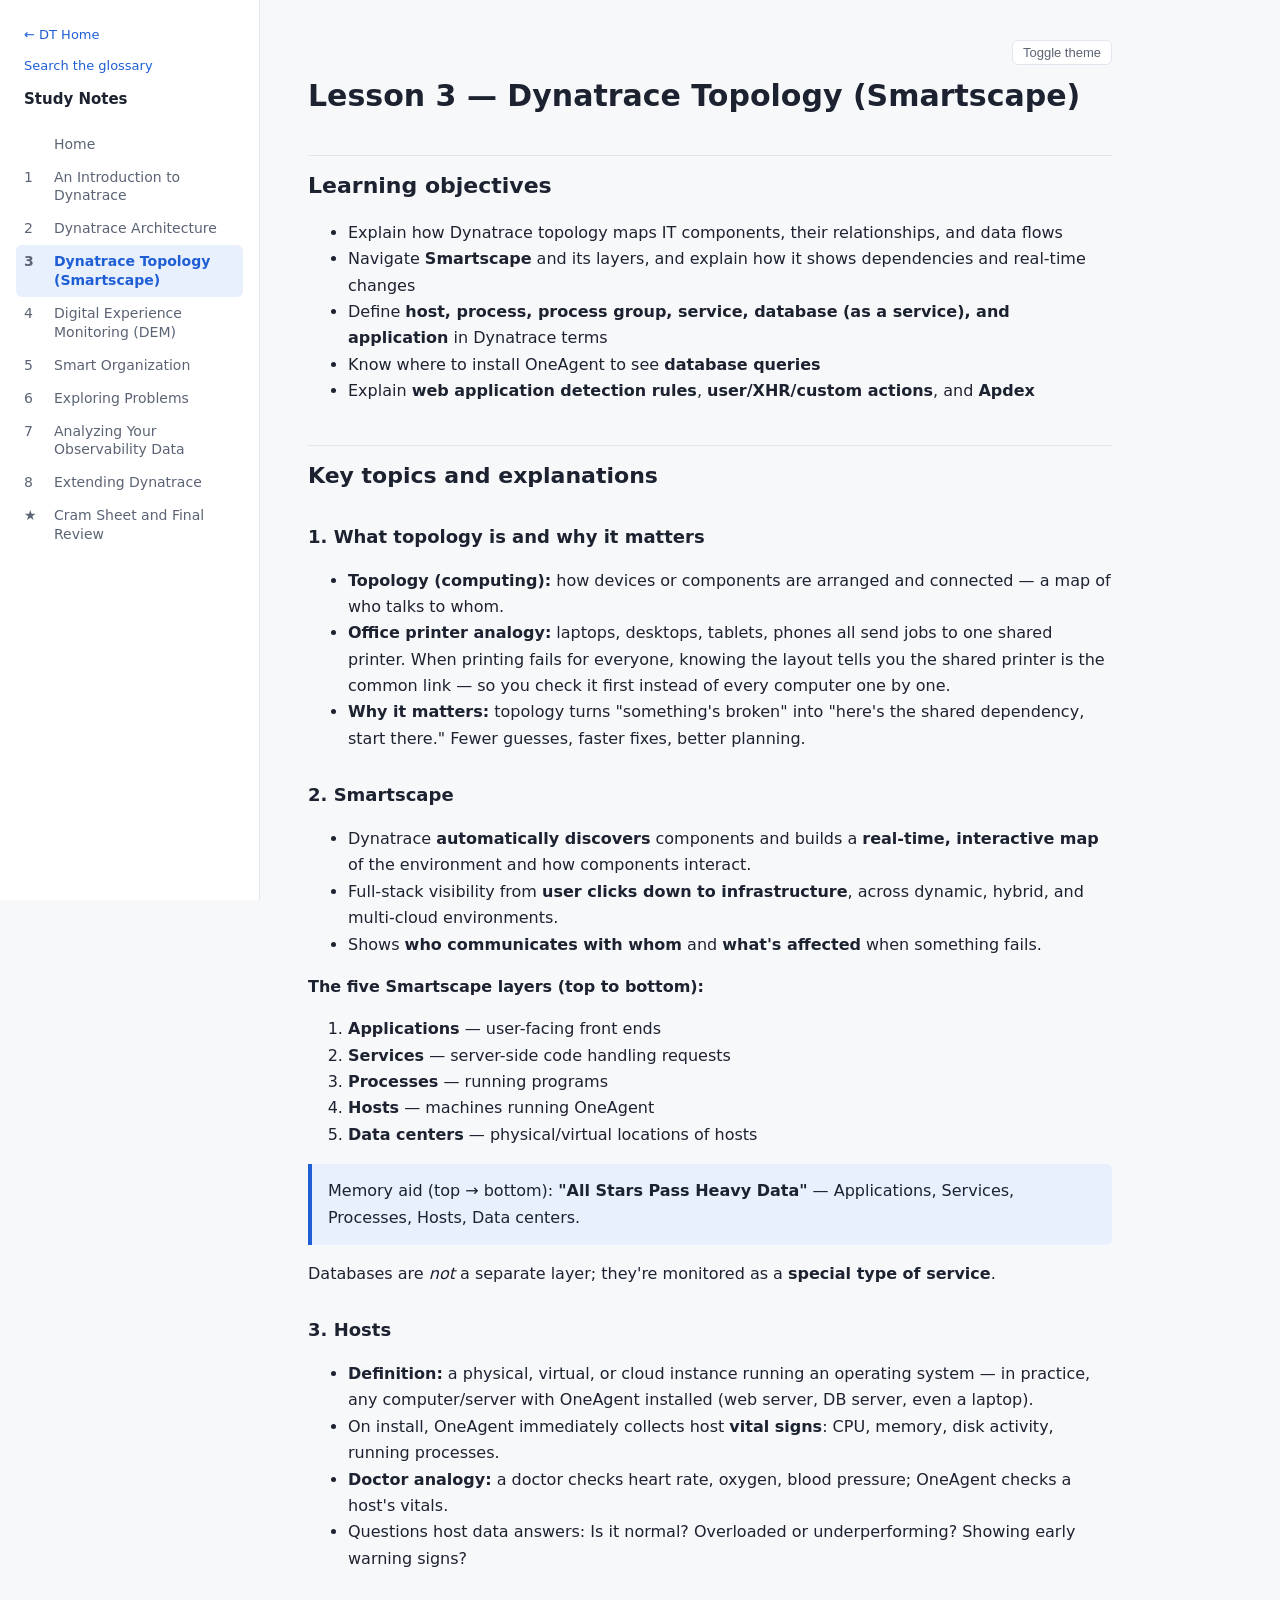
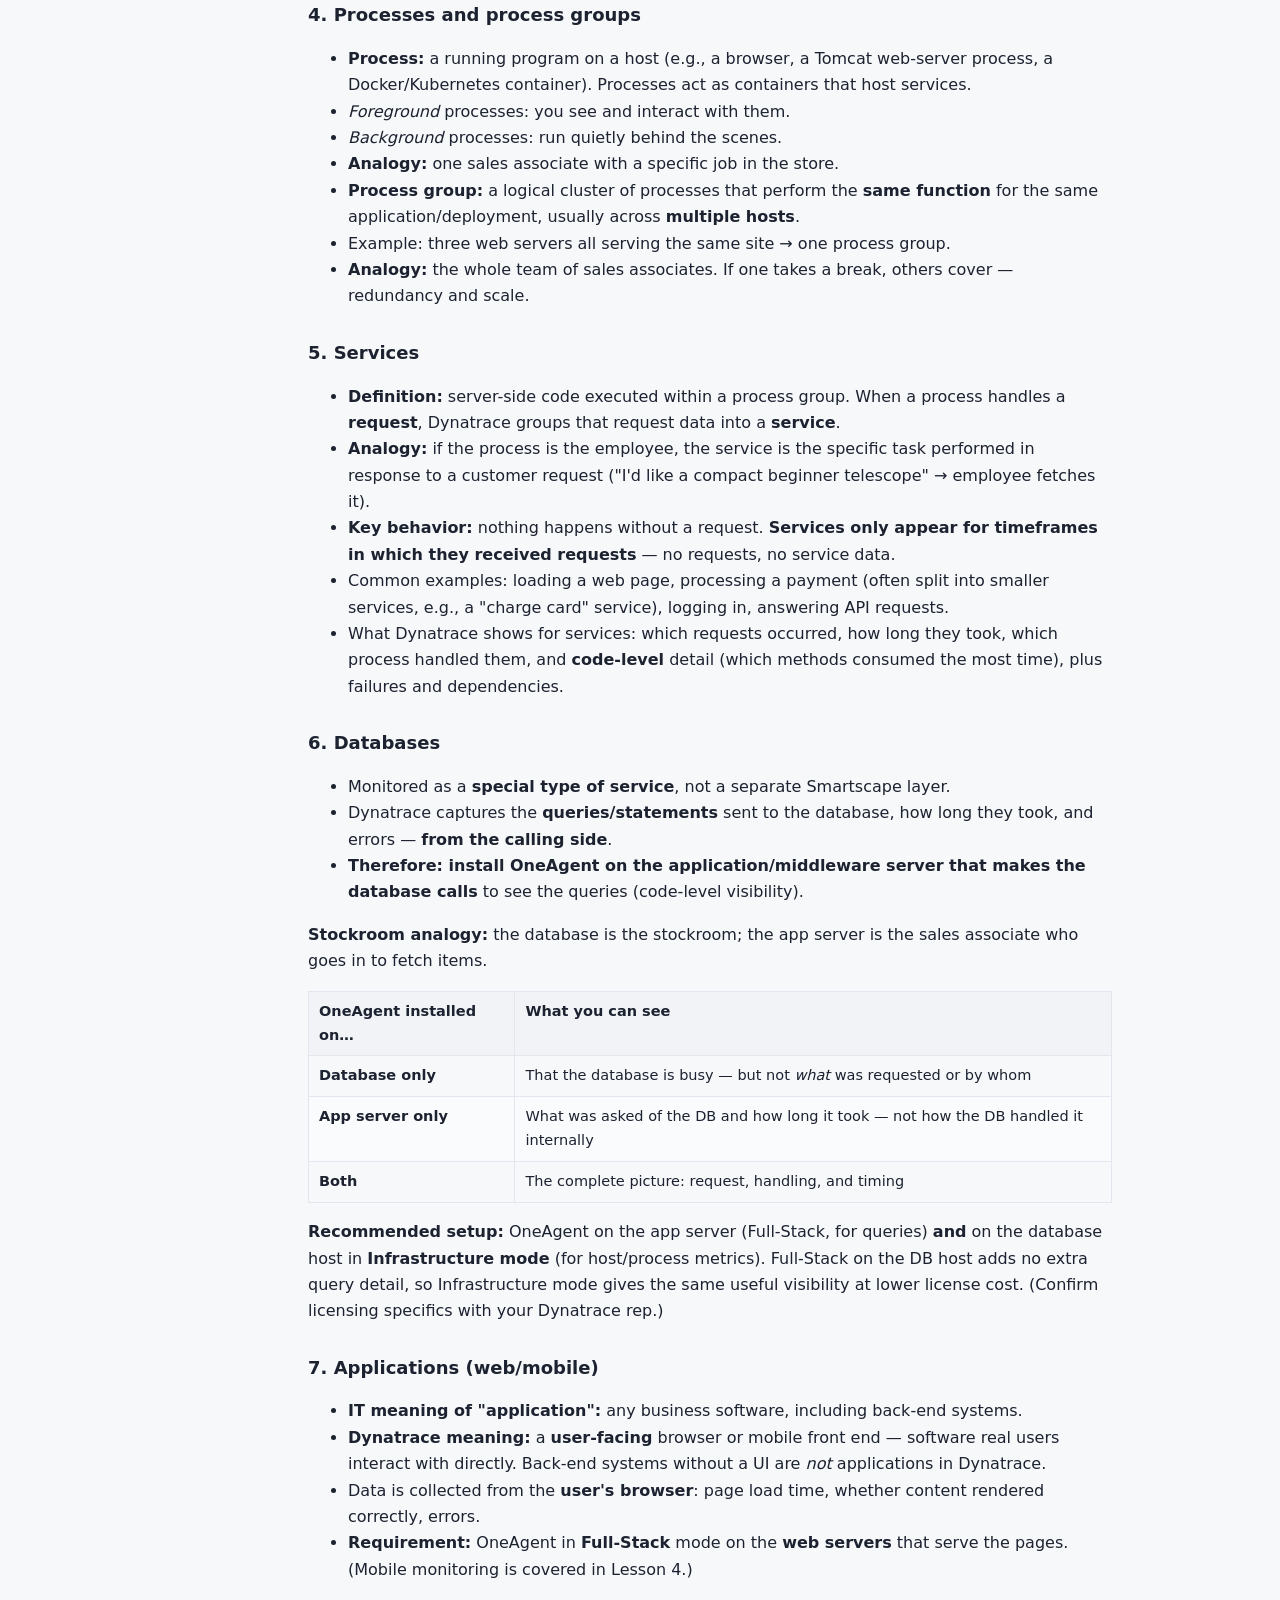
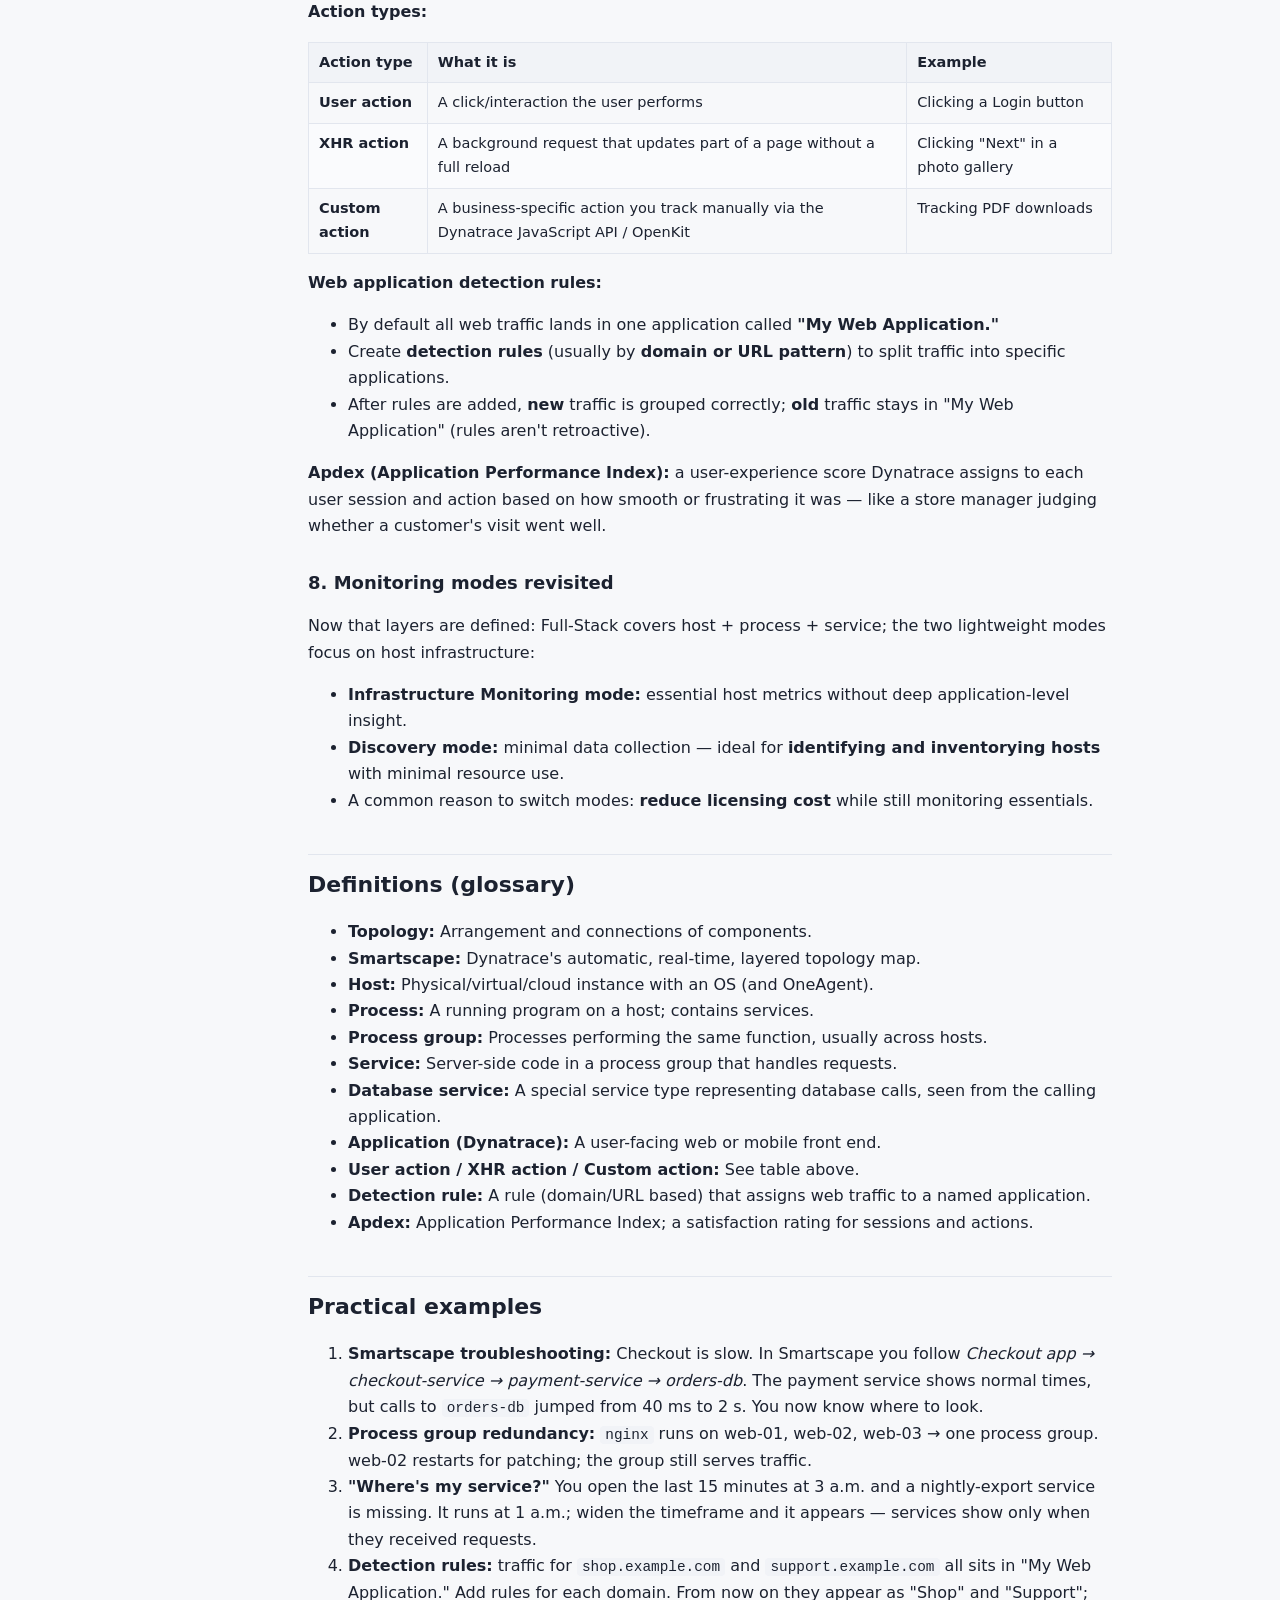
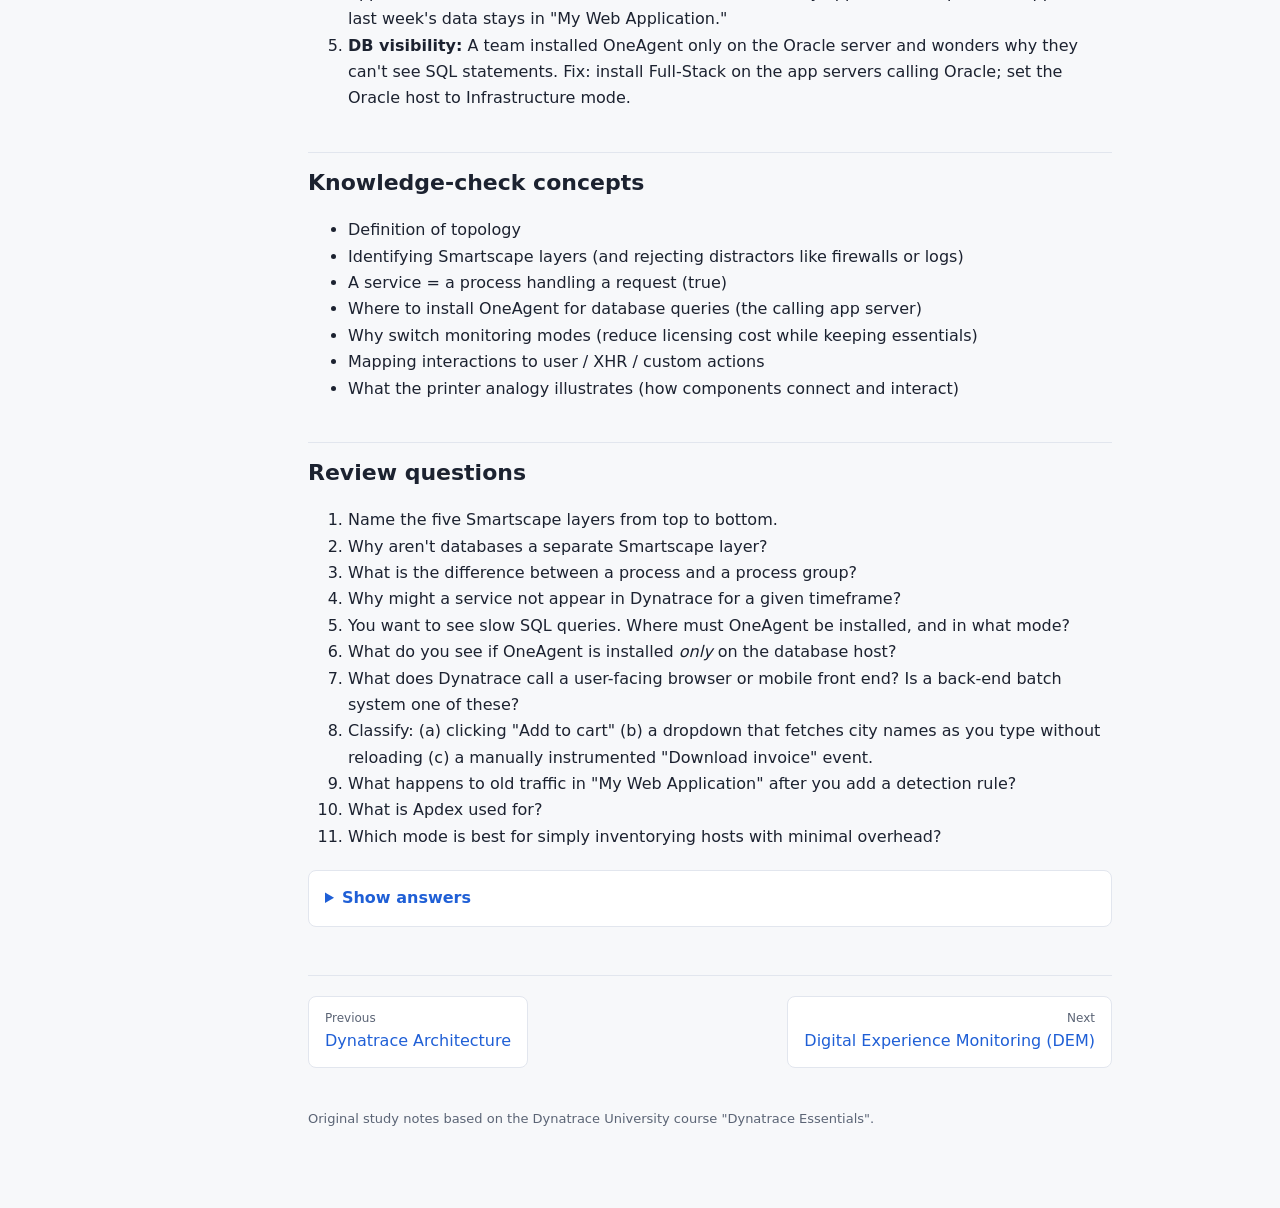
<file: docs/03-dynatrace-topology.html>
<!doctype html>
<html lang="en">
<head>
<meta charset="utf-8">
<meta name="viewport" content="width=device-width, initial-scale=1">
<title>Lesson 3 — Dynatrace Topology (Smartscape) · Dynatrace Essentials Notes</title>
<link rel="stylesheet" href="style.css">

<script>
(function(){
  var r=document.documentElement;
  try{var t=localStorage.getItem('theme'); if(t) r.setAttribute('data-theme',t);}catch(e){}
  document.addEventListener('DOMContentLoaded',function(){
    var b=document.querySelector('.theme-btn'); if(!b) return;
    b.addEventListener('click',function(){
      var dark = r.getAttribute('data-theme')==='dark' ||
        (!r.getAttribute('data-theme') && matchMedia('(prefers-color-scheme: dark)').matches);
      var n = dark ? 'light' : 'dark'; r.setAttribute('data-theme',n);
      try{localStorage.setItem('theme',n);}catch(e){}
    });
  });
})();
</script>

</head>
<body>
<div class="layout">
<nav class="side" aria-label="Lessons">
<a class="brand home-link" href="../index.html">← DT Home</a>
<a class="brand home-link" href="../learn/glossary.html">Search the glossary</a>
<div class="brand">Study Notes</div>
<ol>
<li><a href="index.html"><span class="n"></span><span>Home</span></a></li>
<li><a href="01-introduction-to-dynatrace.html"><span class="n">1</span><span>An Introduction to Dynatrace</span></a></li>
<li><a href="02-dynatrace-architecture.html"><span class="n">2</span><span>Dynatrace Architecture</span></a></li>
<li><a href="03-dynatrace-topology.html" class="active"><span class="n">3</span><span>Dynatrace Topology (Smartscape)</span></a></li>
<li><a href="04-digital-experience-monitoring.html"><span class="n">4</span><span>Digital Experience Monitoring (DEM)</span></a></li>
<li><a href="05-smart-organization.html"><span class="n">5</span><span>Smart Organization</span></a></li>
<li><a href="06-exploring-problems.html"><span class="n">6</span><span>Exploring Problems</span></a></li>
<li><a href="07-analyzing-observability-data.html"><span class="n">7</span><span>Analyzing Your Observability Data</span></a></li>
<li><a href="08-extending-dynatrace.html"><span class="n">8</span><span>Extending Dynatrace</span></a></li>
<li><a href="09-cram-sheet-and-final-review.html"><span class="n">★</span><span>Cram Sheet and Final Review</span></a></li>
</ol>
</nav>
<main>
<div class="topbar"><button class="theme-btn" type="button">Toggle theme</button></div>
<h1 id="lesson-3-dynatrace-topology-smartscape">Lesson 3 — Dynatrace Topology (Smartscape)</h1>
<h2 id="learning-objectives">Learning objectives</h2>
<ul>
<li>Explain how Dynatrace topology maps IT components, their relationships, and data flows</li>
<li>Navigate <strong>Smartscape</strong> and its layers, and explain how it shows dependencies and real-time changes</li>
<li>Define <strong>host, process, process group, service, database (as a service), and application</strong> in Dynatrace terms</li>
<li>Know where to install OneAgent to see <strong>database queries</strong></li>
<li>Explain <strong>web application detection rules</strong>, <strong>user/XHR/custom actions</strong>, and <strong>Apdex</strong></li>
</ul>
<hr />
<h2 id="key-topics-and-explanations">Key topics and explanations</h2>
<h3 id="1-what-topology-is-and-why-it-matters">1. What topology is and why it matters</h3>
<ul>
<li><strong>Topology (computing):</strong> how devices or components are arranged and connected — a map of who talks to whom.</li>
<li><strong>Office printer analogy:</strong> laptops, desktops, tablets, phones all send jobs to one shared printer. When printing fails for everyone, knowing the layout tells you the shared printer is the common link — so you check it first instead of every computer one by one.</li>
<li><strong>Why it matters:</strong> topology turns "something's broken" into "here's the shared dependency, start there." Fewer guesses, faster fixes, better planning.</li>
</ul>
<h3 id="2-smartscape">2. Smartscape</h3>
<ul>
<li>Dynatrace <strong>automatically discovers</strong> components and builds a <strong>real-time, interactive map</strong> of the environment and how components interact.</li>
<li>Full-stack visibility from <strong>user clicks down to infrastructure</strong>, across dynamic, hybrid, and multi-cloud environments.</li>
<li>Shows <strong>who communicates with whom</strong> and <strong>what's affected</strong> when something fails.</li>
</ul>
<p><strong>The five Smartscape layers (top to bottom):</strong></p>
<ol>
<li><strong>Applications</strong> — user-facing front ends</li>
<li><strong>Services</strong> — server-side code handling requests</li>
<li><strong>Processes</strong> — running programs</li>
<li><strong>Hosts</strong> — machines running OneAgent</li>
<li><strong>Data centers</strong> — physical/virtual locations of hosts</li>
</ol>
<blockquote>
<p>Memory aid (top → bottom): <strong>"All Stars Pass Heavy Data"</strong> — Applications, Services, Processes, Hosts, Data centers.</p>
</blockquote>
<p>Databases are <em>not</em> a separate layer; they're monitored as a <strong>special type of service</strong>.</p>
<h3 id="3-hosts">3. Hosts</h3>
<ul>
<li><strong>Definition:</strong> a physical, virtual, or cloud instance running an operating system — in practice, any computer/server with OneAgent installed (web server, DB server, even a laptop).</li>
<li>On install, OneAgent immediately collects host <strong>vital signs</strong>: CPU, memory, disk activity, running processes.</li>
<li><strong>Doctor analogy:</strong> a doctor checks heart rate, oxygen, blood pressure; OneAgent checks a host's vitals.</li>
<li>Questions host data answers: Is it normal? Overloaded or underperforming? Showing early warning signs?</li>
</ul>
<h3 id="4-processes-and-process-groups">4. Processes and process groups</h3>
<ul>
<li><strong>Process:</strong> a running program on a host (e.g., a browser, a Tomcat web-server process, a Docker/Kubernetes container). Processes act as containers that host services.</li>
<li><em>Foreground</em> processes: you see and interact with them.</li>
<li><em>Background</em> processes: run quietly behind the scenes.</li>
<li><strong>Analogy:</strong> one sales associate with a specific job in the store.</li>
<li><strong>Process group:</strong> a logical cluster of processes that perform the <strong>same function</strong> for the same application/deployment, usually across <strong>multiple hosts</strong>.</li>
<li>Example: three web servers all serving the same site → one process group.</li>
<li><strong>Analogy:</strong> the whole team of sales associates. If one takes a break, others cover — redundancy and scale.</li>
</ul>
<h3 id="5-services">5. Services</h3>
<ul>
<li><strong>Definition:</strong> server-side code executed within a process group. When a process handles a <strong>request</strong>, Dynatrace groups that request data into a <strong>service</strong>.</li>
<li><strong>Analogy:</strong> if the process is the employee, the service is the specific task performed in response to a customer request ("I'd like a compact beginner telescope" → employee fetches it).</li>
<li><strong>Key behavior:</strong> nothing happens without a request. <strong>Services only appear for timeframes in which they received requests</strong> — no requests, no service data.</li>
<li>Common examples: loading a web page, processing a payment (often split into smaller services, e.g., a "charge card" service), logging in, answering API requests.</li>
<li>What Dynatrace shows for services: which requests occurred, how long they took, which process handled them, and <strong>code-level</strong> detail (which methods consumed the most time), plus failures and dependencies.</li>
</ul>
<h3 id="6-databases">6. Databases</h3>
<ul>
<li>Monitored as a <strong>special type of service</strong>, not a separate Smartscape layer.</li>
<li>Dynatrace captures the <strong>queries/statements</strong> sent to the database, how long they took, and errors — <strong>from the calling side</strong>.</li>
<li><strong>Therefore: install OneAgent on the application/middleware server that makes the database calls</strong> to see the queries (code-level visibility).</li>
</ul>
<p><strong>Stockroom analogy:</strong> the database is the stockroom; the app server is the sales associate who goes in to fetch items.</p>
<table>
<thead>
<tr>
<th>OneAgent installed on…</th>
<th>What you can see</th>
</tr>
</thead>
<tbody>
<tr>
<td><strong>Database only</strong></td>
<td>That the database is busy — but not <em>what</em> was requested or by whom</td>
</tr>
<tr>
<td><strong>App server only</strong></td>
<td>What was asked of the DB and how long it took — not how the DB handled it internally</td>
</tr>
<tr>
<td><strong>Both</strong></td>
<td>The complete picture: request, handling, and timing</td>
</tr>
</tbody>
</table>
<p><strong>Recommended setup:</strong> OneAgent on the app server (Full-Stack, for queries) <strong>and</strong> on the database host in <strong>Infrastructure mode</strong> (for host/process metrics). Full-Stack on the DB host adds no extra query detail, so Infrastructure mode gives the same useful visibility at lower license cost. (Confirm licensing specifics with your Dynatrace rep.)</p>
<h3 id="7-applications-webmobile">7. Applications (web/mobile)</h3>
<ul>
<li><strong>IT meaning of "application":</strong> any business software, including back-end systems.</li>
<li><strong>Dynatrace meaning:</strong> a <strong>user-facing</strong> browser or mobile front end — software real users interact with directly. Back-end systems without a UI are <em>not</em> applications in Dynatrace.</li>
<li>Data is collected from the <strong>user's browser</strong>: page load time, whether content rendered correctly, errors.</li>
<li><strong>Requirement:</strong> OneAgent in <strong>Full-Stack</strong> mode on the <strong>web servers</strong> that serve the pages. (Mobile monitoring is covered in Lesson 4.)</li>
</ul>
<p><strong>Action types:</strong></p>
<table>
<thead>
<tr>
<th>Action type</th>
<th>What it is</th>
<th>Example</th>
</tr>
</thead>
<tbody>
<tr>
<td><strong>User action</strong></td>
<td>A click/interaction the user performs</td>
<td>Clicking a Login button</td>
</tr>
<tr>
<td><strong>XHR action</strong></td>
<td>A background request that updates part of a page without a full reload</td>
<td>Clicking "Next" in a photo gallery</td>
</tr>
<tr>
<td><strong>Custom action</strong></td>
<td>A business-specific action you track manually via the Dynatrace JavaScript API / OpenKit</td>
<td>Tracking PDF downloads</td>
</tr>
</tbody>
</table>
<p><strong>Web application detection rules:</strong></p>
<ul>
<li>By default all web traffic lands in one application called <strong>"My Web Application."</strong></li>
<li>Create <strong>detection rules</strong> (usually by <strong>domain or URL pattern</strong>) to split traffic into specific applications.</li>
<li>After rules are added, <strong>new</strong> traffic is grouped correctly; <strong>old</strong> traffic stays in "My Web Application" (rules aren't retroactive).</li>
</ul>
<p><strong>Apdex (Application Performance Index):</strong> a user-experience score Dynatrace assigns to each user session and action based on how smooth or frustrating it was — like a store manager judging whether a customer's visit went well.</p>
<h3 id="8-monitoring-modes-revisited">8. Monitoring modes revisited</h3>
<p>Now that layers are defined: Full-Stack covers host + process + service; the two lightweight modes focus on host infrastructure:</p>
<ul>
<li><strong>Infrastructure Monitoring mode:</strong> essential host metrics without deep application-level insight.</li>
<li><strong>Discovery mode:</strong> minimal data collection — ideal for <strong>identifying and inventorying hosts</strong> with minimal resource use.</li>
<li>A common reason to switch modes: <strong>reduce licensing cost</strong> while still monitoring essentials.</li>
</ul>
<hr />
<h2 id="definitions-glossary">Definitions (glossary)</h2>
<ul>
<li><strong>Topology:</strong> Arrangement and connections of components.</li>
<li><strong>Smartscape:</strong> Dynatrace's automatic, real-time, layered topology map.</li>
<li><strong>Host:</strong> Physical/virtual/cloud instance with an OS (and OneAgent).</li>
<li><strong>Process:</strong> A running program on a host; contains services.</li>
<li><strong>Process group:</strong> Processes performing the same function, usually across hosts.</li>
<li><strong>Service:</strong> Server-side code in a process group that handles requests.</li>
<li><strong>Database service:</strong> A special service type representing database calls, seen from the calling application.</li>
<li><strong>Application (Dynatrace):</strong> A user-facing web or mobile front end.</li>
<li><strong>User action / XHR action / Custom action:</strong> See table above.</li>
<li><strong>Detection rule:</strong> A rule (domain/URL based) that assigns web traffic to a named application.</li>
<li><strong>Apdex:</strong> Application Performance Index; a satisfaction rating for sessions and actions.</li>
</ul>
<hr />
<h2 id="practical-examples">Practical examples</h2>
<ol>
<li><strong>Smartscape troubleshooting:</strong> Checkout is slow. In Smartscape you follow <em>Checkout app → checkout-service → payment-service → orders-db</em>. The payment service shows normal times, but calls to <code>orders-db</code> jumped from 40 ms to 2 s. You now know where to look.</li>
<li><strong>Process group redundancy:</strong> <code>nginx</code> runs on web-01, web-02, web-03 → one process group. web-02 restarts for patching; the group still serves traffic.</li>
<li><strong>"Where's my service?"</strong> You open the last 15 minutes at 3 a.m. and a nightly-export service is missing. It runs at 1 a.m.; widen the timeframe and it appears — services show only when they received requests.</li>
<li><strong>Detection rules:</strong> traffic for <code>shop.example.com</code> and <code>support.example.com</code> all sits in "My Web Application." Add rules for each domain. From now on they appear as "Shop" and "Support"; last week's data stays in "My Web Application."</li>
<li><strong>DB visibility:</strong> A team installed OneAgent only on the Oracle server and wonders why they can't see SQL statements. Fix: install Full-Stack on the app servers calling Oracle; set the Oracle host to Infrastructure mode.</li>
</ol>
<hr />
<h2 id="knowledge-check-concepts">Knowledge-check concepts</h2>
<ul>
<li>Definition of topology</li>
<li>Identifying Smartscape layers (and rejecting distractors like firewalls or logs)</li>
<li>A service = a process handling a request (true)</li>
<li>Where to install OneAgent for database queries (the calling app server)</li>
<li>Why switch monitoring modes (reduce licensing cost while keeping essentials)</li>
<li>Mapping interactions to user / XHR / custom actions</li>
<li>What the printer analogy illustrates (how components connect and interact)</li>
</ul>
<hr />
<h2 id="review-questions">Review questions</h2>
<ol>
<li>Name the five Smartscape layers from top to bottom.</li>
<li>Why aren't databases a separate Smartscape layer?</li>
<li>What is the difference between a process and a process group?</li>
<li>Why might a service not appear in Dynatrace for a given timeframe?</li>
<li>You want to see slow SQL queries. Where must OneAgent be installed, and in what mode?</li>
<li>What do you see if OneAgent is installed <em>only</em> on the database host?</li>
<li>What does Dynatrace call a user-facing browser or mobile front end? Is a back-end batch system one of these?</li>
<li>Classify: (a) clicking "Add to cart" (b) a dropdown that fetches city names as you type without reloading (c) a manually instrumented "Download invoice" event.</li>
<li>What happens to old traffic in "My Web Application" after you add a detection rule?</li>
<li>What is Apdex used for?</li>
<li>Which mode is best for simply inventorying hosts with minimal overhead?</li>
</ol>
<details class="answers"><summary>Show answers</summary>
<ol>
<li>Applications, Services, Processes, Hosts, Data centers.</li>
<li>They're monitored as a special type of service, via calls from application processes.</li>
<li>A process is one running program; a process group is a set of processes doing the same job, usually across several hosts.</li>
<li>No requests were received in that timeframe.</li>
<li>On the application server(s) making the calls, in Full-Stack mode (plus Infrastructure mode on the DB host for its metrics).</li>
<li>That the database is active, but not what queries were made or by whom.</li>
<li>An application; no — back-end systems without a UI aren't applications in Dynatrace.</li>
<li>(a) User action (b) XHR action (c) Custom action.</li>
<li>It stays there; only new traffic is regrouped.</li>
<li>Rating user experience for sessions and actions (satisfied vs. frustrated).</li>
<li>Discovery (Foundation &amp; Discovery) mode.</li>
</ol>
</details>

<div class="pager"><a href="02-dynatrace-architecture.html"><small>Previous</small>Dynatrace Architecture</a><a href="04-digital-experience-monitoring.html" style="text-align:right"><small>Next</small>Digital Experience Monitoring (DEM)</a></div>
<footer>Original study notes based on the Dynatrace University course "Dynatrace Essentials".</footer>
</main>
</div>
</body>
</html>
</file>
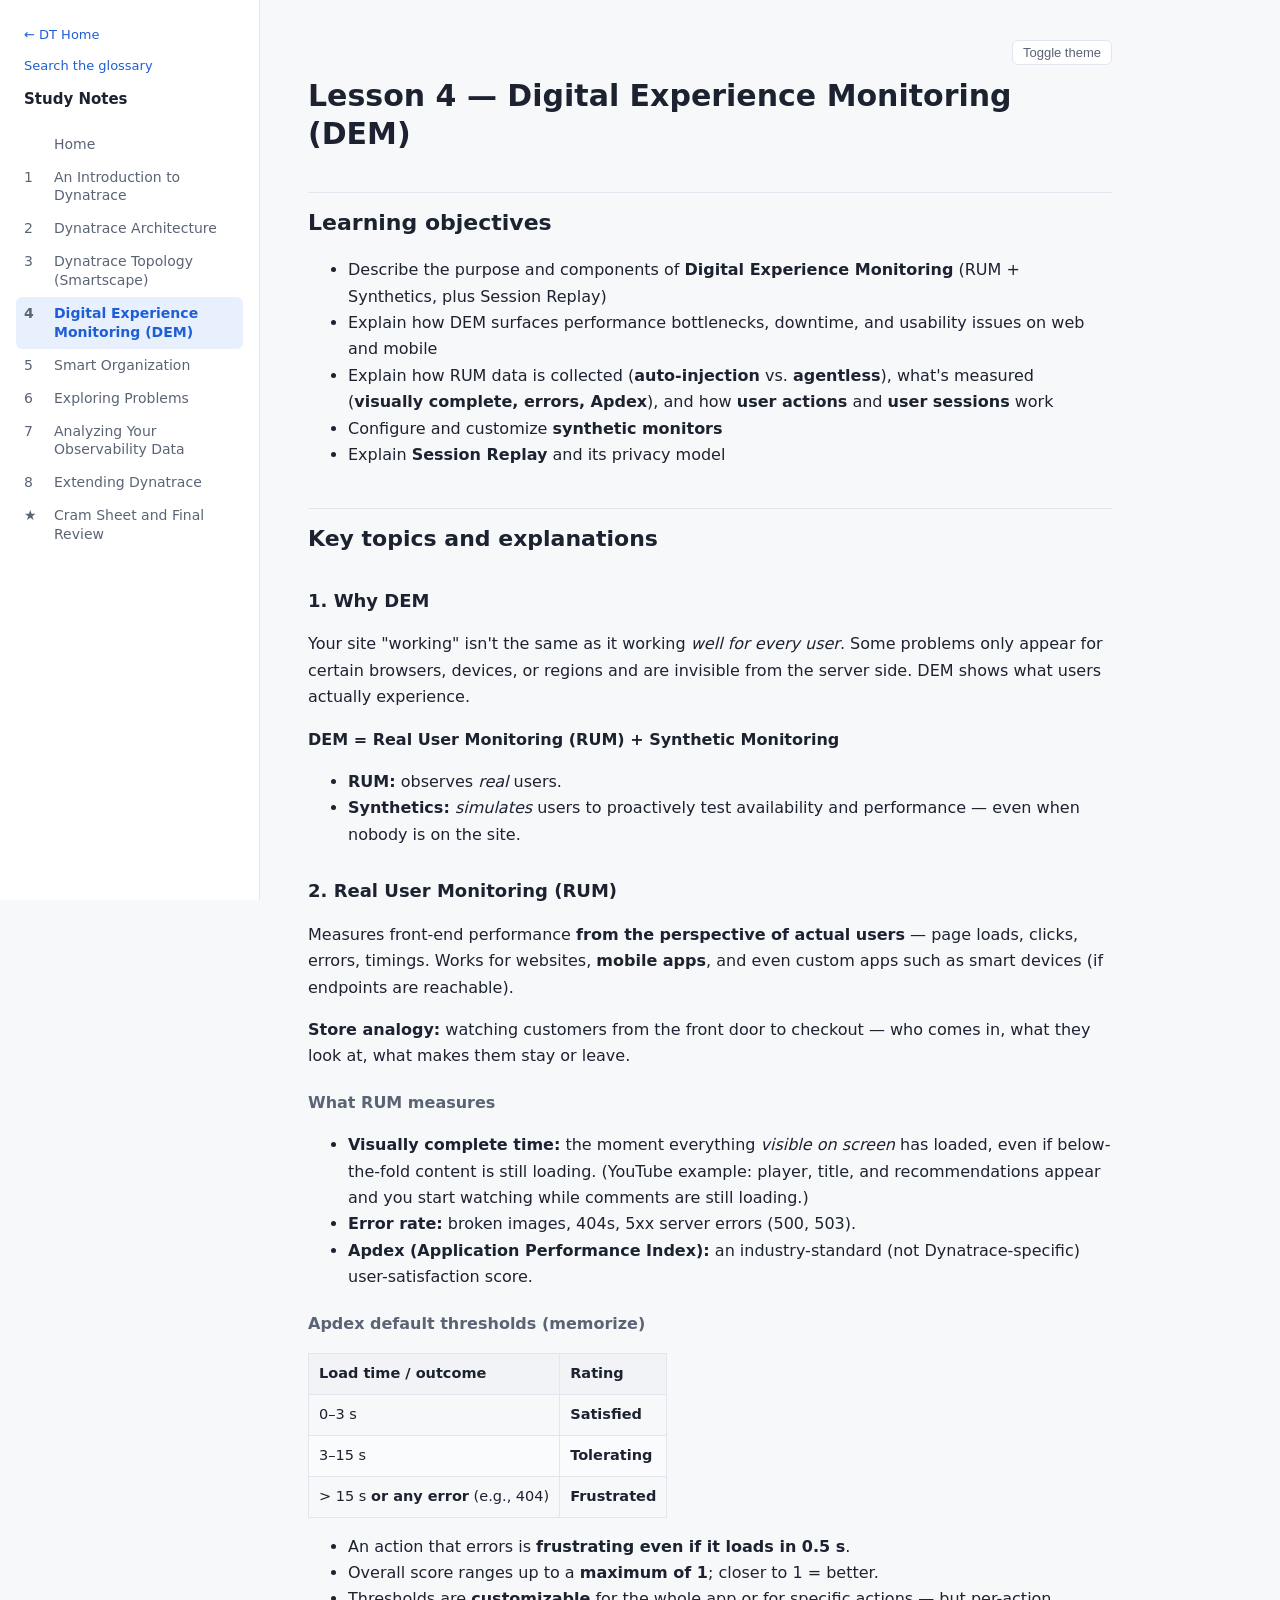
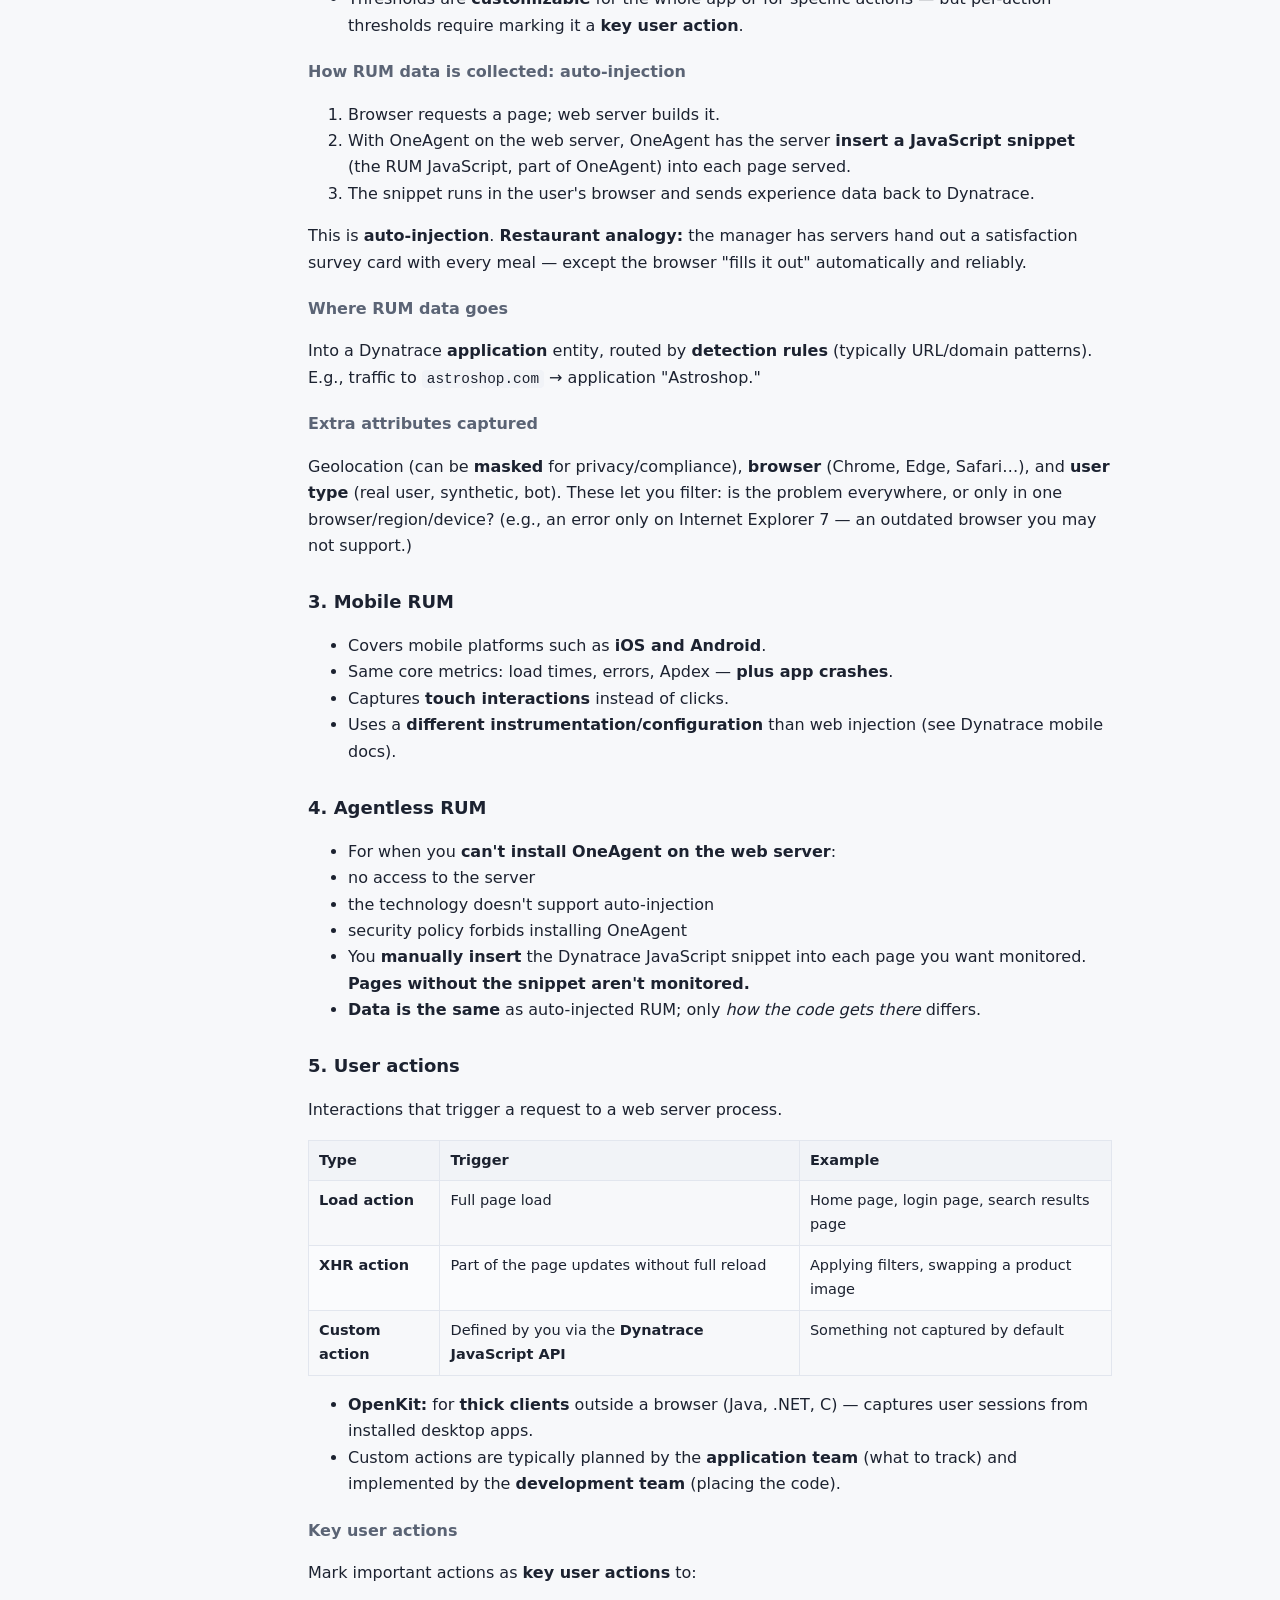
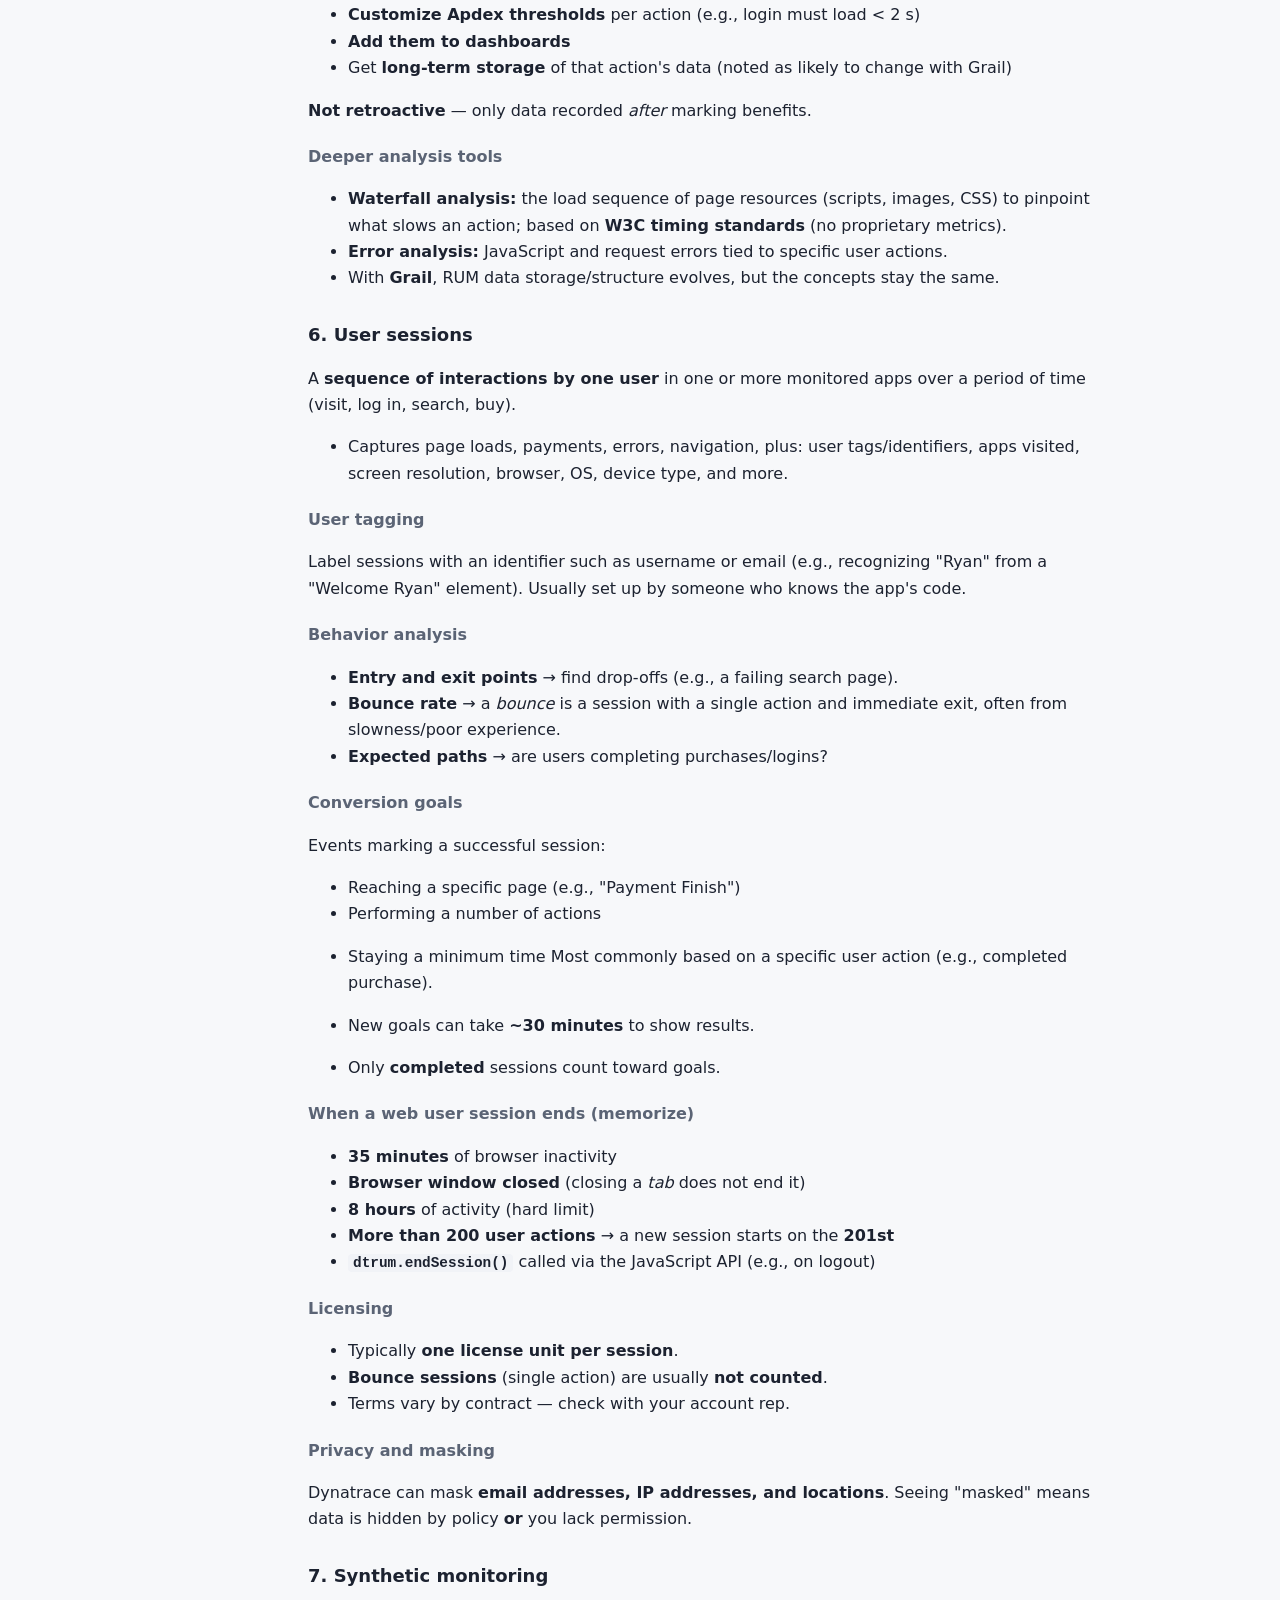
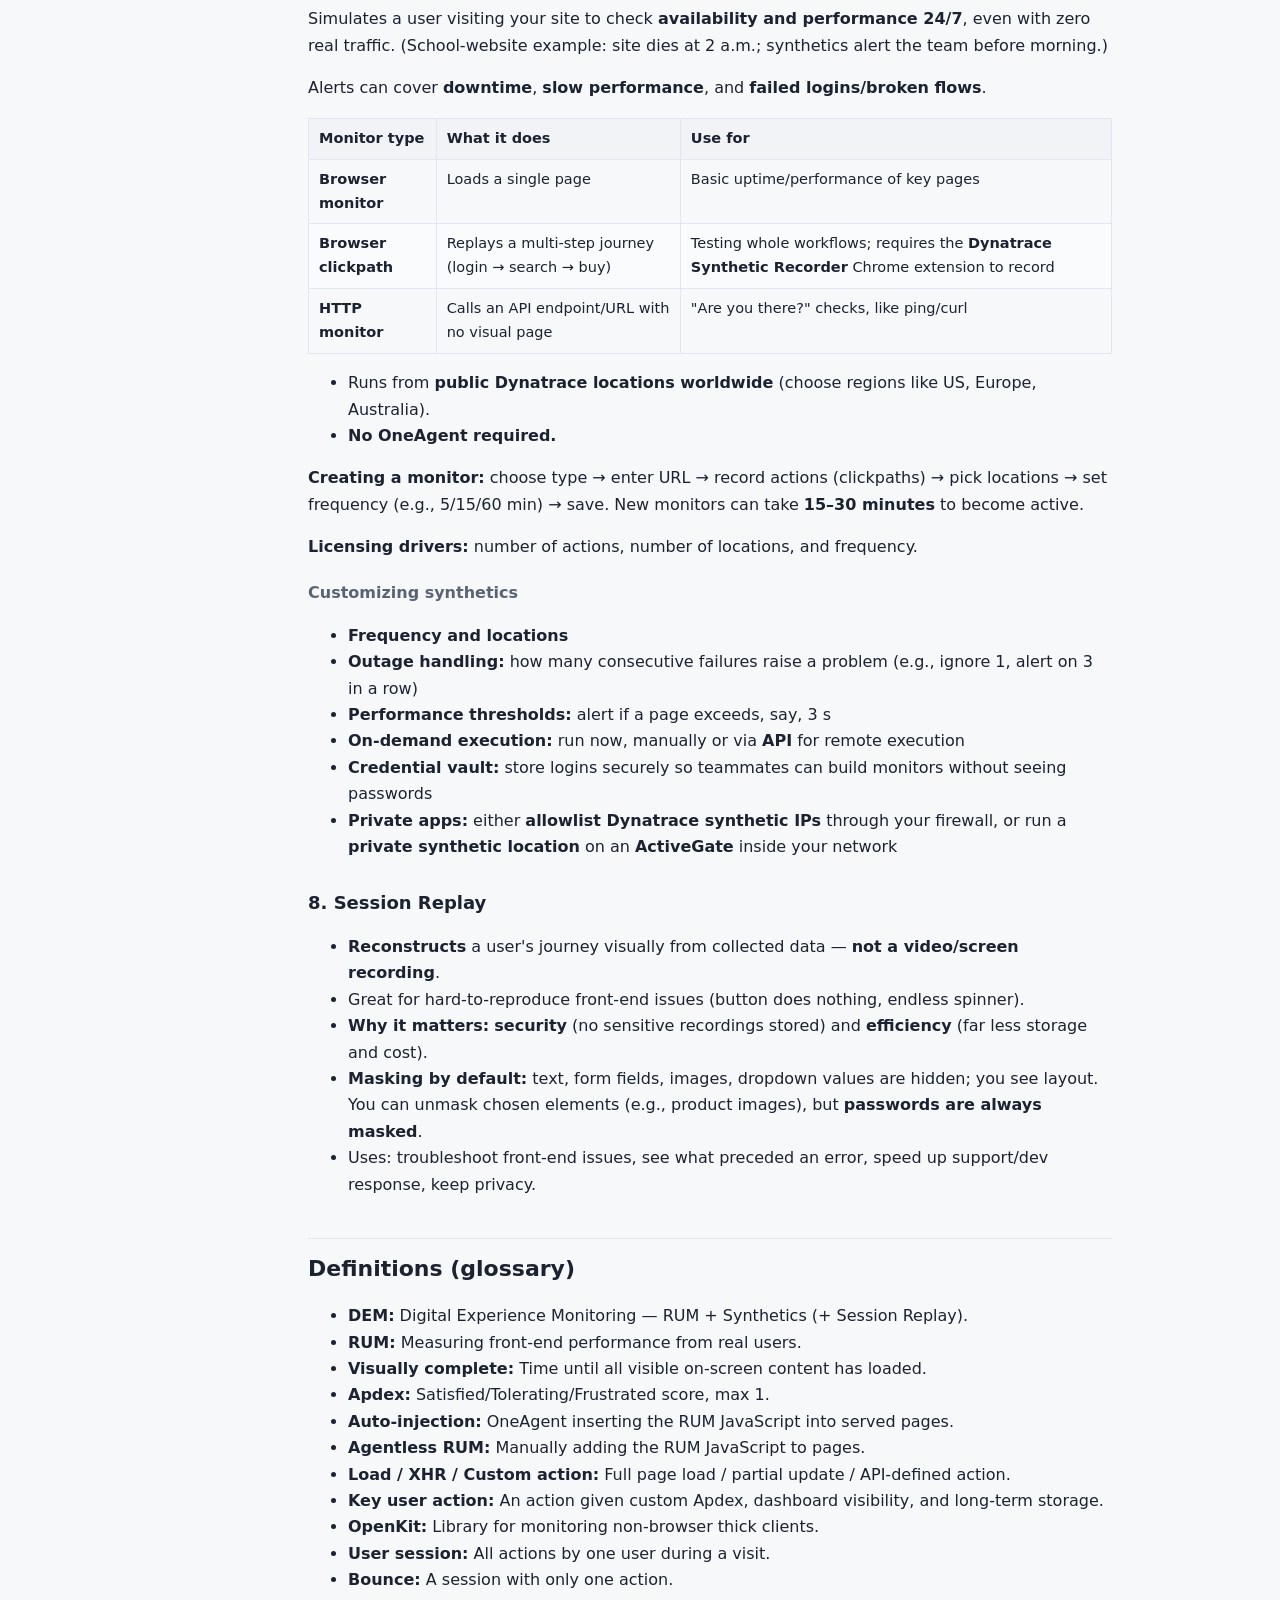
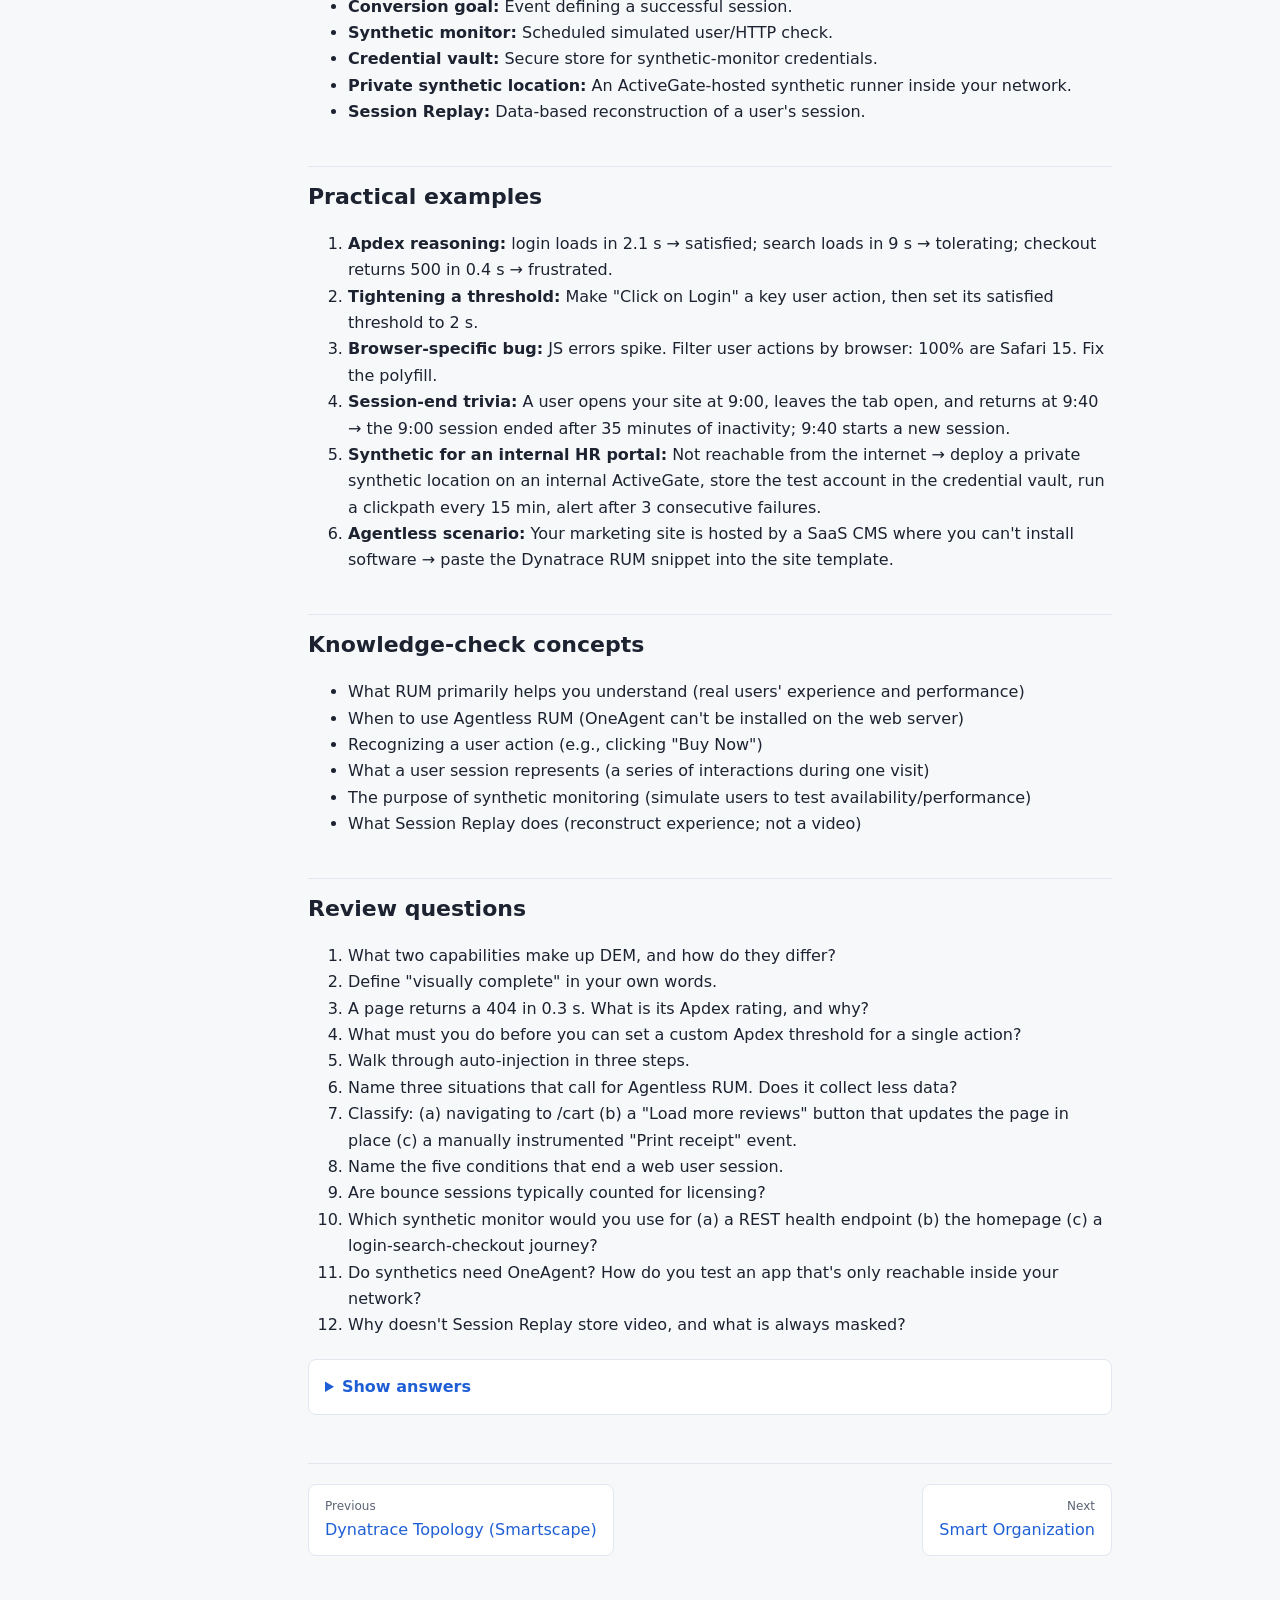
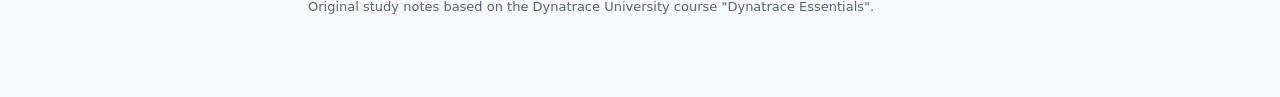
<file: docs/04-digital-experience-monitoring.html>
<!doctype html>
<html lang="en">
<head>
<meta charset="utf-8">
<meta name="viewport" content="width=device-width, initial-scale=1">
<title>Lesson 4 — Digital Experience Monitoring (DEM) · Dynatrace Essentials Notes</title>
<link rel="stylesheet" href="style.css">

<script>
(function(){
  var r=document.documentElement;
  try{var t=localStorage.getItem('theme'); if(t) r.setAttribute('data-theme',t);}catch(e){}
  document.addEventListener('DOMContentLoaded',function(){
    var b=document.querySelector('.theme-btn'); if(!b) return;
    b.addEventListener('click',function(){
      var dark = r.getAttribute('data-theme')==='dark' ||
        (!r.getAttribute('data-theme') && matchMedia('(prefers-color-scheme: dark)').matches);
      var n = dark ? 'light' : 'dark'; r.setAttribute('data-theme',n);
      try{localStorage.setItem('theme',n);}catch(e){}
    });
  });
})();
</script>

</head>
<body>
<div class="layout">
<nav class="side" aria-label="Lessons">
<a class="brand home-link" href="../index.html">← DT Home</a>
<a class="brand home-link" href="../learn/glossary.html">Search the glossary</a>
<div class="brand">Study Notes</div>
<ol>
<li><a href="index.html"><span class="n"></span><span>Home</span></a></li>
<li><a href="01-introduction-to-dynatrace.html"><span class="n">1</span><span>An Introduction to Dynatrace</span></a></li>
<li><a href="02-dynatrace-architecture.html"><span class="n">2</span><span>Dynatrace Architecture</span></a></li>
<li><a href="03-dynatrace-topology.html"><span class="n">3</span><span>Dynatrace Topology (Smartscape)</span></a></li>
<li><a href="04-digital-experience-monitoring.html" class="active"><span class="n">4</span><span>Digital Experience Monitoring (DEM)</span></a></li>
<li><a href="05-smart-organization.html"><span class="n">5</span><span>Smart Organization</span></a></li>
<li><a href="06-exploring-problems.html"><span class="n">6</span><span>Exploring Problems</span></a></li>
<li><a href="07-analyzing-observability-data.html"><span class="n">7</span><span>Analyzing Your Observability Data</span></a></li>
<li><a href="08-extending-dynatrace.html"><span class="n">8</span><span>Extending Dynatrace</span></a></li>
<li><a href="09-cram-sheet-and-final-review.html"><span class="n">★</span><span>Cram Sheet and Final Review</span></a></li>
</ol>
</nav>
<main>
<div class="topbar"><button class="theme-btn" type="button">Toggle theme</button></div>
<h1 id="lesson-4-digital-experience-monitoring-dem">Lesson 4 — Digital Experience Monitoring (DEM)</h1>
<h2 id="learning-objectives">Learning objectives</h2>
<ul>
<li>Describe the purpose and components of <strong>Digital Experience Monitoring</strong> (RUM + Synthetics, plus Session Replay)</li>
<li>Explain how DEM surfaces performance bottlenecks, downtime, and usability issues on web and mobile</li>
<li>Explain how RUM data is collected (<strong>auto-injection</strong> vs. <strong>agentless</strong>), what's measured (<strong>visually complete, errors, Apdex</strong>), and how <strong>user actions</strong> and <strong>user sessions</strong> work</li>
<li>Configure and customize <strong>synthetic monitors</strong></li>
<li>Explain <strong>Session Replay</strong> and its privacy model</li>
</ul>
<hr />
<h2 id="key-topics-and-explanations">Key topics and explanations</h2>
<h3 id="1-why-dem">1. Why DEM</h3>
<p>Your site "working" isn't the same as it working <em>well for every user</em>. Some problems only appear for certain browsers, devices, or regions and are invisible from the server side. DEM shows what users actually experience.</p>
<p><strong>DEM = Real User Monitoring (RUM) + Synthetic Monitoring</strong></p>
<ul>
<li><strong>RUM:</strong> observes <em>real</em> users.</li>
<li><strong>Synthetics:</strong> <em>simulates</em> users to proactively test availability and performance — even when nobody is on the site.</li>
</ul>
<h3 id="2-real-user-monitoring-rum">2. Real User Monitoring (RUM)</h3>
<p>Measures front-end performance <strong>from the perspective of actual users</strong> — page loads, clicks, errors, timings. Works for websites, <strong>mobile apps</strong>, and even custom apps such as smart devices (if endpoints are reachable).</p>
<p><strong>Store analogy:</strong> watching customers from the front door to checkout — who comes in, what they look at, what makes them stay or leave.</p>
<h4 id="what-rum-measures">What RUM measures</h4>
<ul>
<li><strong>Visually complete time:</strong> the moment everything <em>visible on screen</em> has loaded, even if below-the-fold content is still loading. (YouTube example: player, title, and recommendations appear and you start watching while comments are still loading.)</li>
<li><strong>Error rate:</strong> broken images, 404s, 5xx server errors (500, 503).</li>
<li><strong>Apdex (Application Performance Index):</strong> an industry-standard (not Dynatrace-specific) user-satisfaction score.</li>
</ul>
<h4 id="apdex-default-thresholds-memorize">Apdex default thresholds (memorize)</h4>
<table>
<thead>
<tr>
<th>Load time / outcome</th>
<th>Rating</th>
</tr>
</thead>
<tbody>
<tr>
<td>0–3 s</td>
<td><strong>Satisfied</strong></td>
</tr>
<tr>
<td>3–15 s</td>
<td><strong>Tolerating</strong></td>
</tr>
<tr>
<td>&gt; 15 s <strong>or any error</strong> (e.g., 404)</td>
<td><strong>Frustrated</strong></td>
</tr>
</tbody>
</table>
<ul>
<li>An action that errors is <strong>frustrating even if it loads in 0.5 s</strong>.</li>
<li>Overall score ranges up to a <strong>maximum of 1</strong>; closer to 1 = better.</li>
<li>Thresholds are <strong>customizable</strong> for the whole app or for specific actions — but per-action thresholds require marking it a <strong>key user action</strong>.</li>
</ul>
<h4 id="how-rum-data-is-collected-auto-injection">How RUM data is collected: auto-injection</h4>
<ol>
<li>Browser requests a page; web server builds it.</li>
<li>With OneAgent on the web server, OneAgent has the server <strong>insert a JavaScript snippet</strong> (the RUM JavaScript, part of OneAgent) into each page served.</li>
<li>The snippet runs in the user's browser and sends experience data back to Dynatrace.</li>
</ol>
<p>This is <strong>auto-injection</strong>. <strong>Restaurant analogy:</strong> the manager has servers hand out a satisfaction survey card with every meal — except the browser "fills it out" automatically and reliably.</p>
<h4 id="where-rum-data-goes">Where RUM data goes</h4>
<p>Into a Dynatrace <strong>application</strong> entity, routed by <strong>detection rules</strong> (typically URL/domain patterns). E.g., traffic to <code>astroshop.com</code> → application "Astroshop."</p>
<h4 id="extra-attributes-captured">Extra attributes captured</h4>
<p>Geolocation (can be <strong>masked</strong> for privacy/compliance), <strong>browser</strong> (Chrome, Edge, Safari…), and <strong>user type</strong> (real user, synthetic, bot). These let you filter: is the problem everywhere, or only in one browser/region/device? (e.g., an error only on Internet Explorer 7 — an outdated browser you may not support.)</p>
<h3 id="3-mobile-rum">3. Mobile RUM</h3>
<ul>
<li>Covers mobile platforms such as <strong>iOS and Android</strong>.</li>
<li>Same core metrics: load times, errors, Apdex — <strong>plus app crashes</strong>.</li>
<li>Captures <strong>touch interactions</strong> instead of clicks.</li>
<li>Uses a <strong>different instrumentation/configuration</strong> than web injection (see Dynatrace mobile docs).</li>
</ul>
<h3 id="4-agentless-rum">4. Agentless RUM</h3>
<ul>
<li>For when you <strong>can't install OneAgent on the web server</strong>:</li>
<li>no access to the server</li>
<li>the technology doesn't support auto-injection</li>
<li>security policy forbids installing OneAgent</li>
<li>You <strong>manually insert</strong> the Dynatrace JavaScript snippet into each page you want monitored. <strong>Pages without the snippet aren't monitored.</strong></li>
<li><strong>Data is the same</strong> as auto-injected RUM; only <em>how the code gets there</em> differs.</li>
</ul>
<h3 id="5-user-actions">5. User actions</h3>
<p>Interactions that trigger a request to a web server process.</p>
<table>
<thead>
<tr>
<th>Type</th>
<th>Trigger</th>
<th>Example</th>
</tr>
</thead>
<tbody>
<tr>
<td><strong>Load action</strong></td>
<td>Full page load</td>
<td>Home page, login page, search results page</td>
</tr>
<tr>
<td><strong>XHR action</strong></td>
<td>Part of the page updates without full reload</td>
<td>Applying filters, swapping a product image</td>
</tr>
<tr>
<td><strong>Custom action</strong></td>
<td>Defined by you via the <strong>Dynatrace JavaScript API</strong></td>
<td>Something not captured by default</td>
</tr>
</tbody>
</table>
<ul>
<li><strong>OpenKit:</strong> for <strong>thick clients</strong> outside a browser (Java, .NET, C) — captures user sessions from installed desktop apps.</li>
<li>Custom actions are typically planned by the <strong>application team</strong> (what to track) and implemented by the <strong>development team</strong> (placing the code).</li>
</ul>
<h4 id="key-user-actions">Key user actions</h4>
<p>Mark important actions as <strong>key user actions</strong> to:</p>
<ul>
<li><strong>Customize Apdex thresholds</strong> per action (e.g., login must load &lt; 2 s)</li>
<li><strong>Add them to dashboards</strong></li>
<li>Get <strong>long-term storage</strong> of that action's data (noted as likely to change with Grail)</li>
</ul>
<p><strong>Not retroactive</strong> — only data recorded <em>after</em> marking benefits.</p>
<h4 id="deeper-analysis-tools">Deeper analysis tools</h4>
<ul>
<li><strong>Waterfall analysis:</strong> the load sequence of page resources (scripts, images, CSS) to pinpoint what slows an action; based on <strong>W3C timing standards</strong> (no proprietary metrics).</li>
<li><strong>Error analysis:</strong> JavaScript and request errors tied to specific user actions.</li>
<li>With <strong>Grail</strong>, RUM data storage/structure evolves, but the concepts stay the same.</li>
</ul>
<h3 id="6-user-sessions">6. User sessions</h3>
<p>A <strong>sequence of interactions by one user</strong> in one or more monitored apps over a period of time (visit, log in, search, buy).</p>
<ul>
<li>Captures page loads, payments, errors, navigation, plus: user tags/identifiers, apps visited, screen resolution, browser, OS, device type, and more.</li>
</ul>
<h4 id="user-tagging">User tagging</h4>
<p>Label sessions with an identifier such as username or email (e.g., recognizing "Ryan" from a "Welcome Ryan" element). Usually set up by someone who knows the app's code.</p>
<h4 id="behavior-analysis">Behavior analysis</h4>
<ul>
<li><strong>Entry and exit points</strong> → find drop-offs (e.g., a failing search page).</li>
<li><strong>Bounce rate</strong> → a <em>bounce</em> is a session with a single action and immediate exit, often from slowness/poor experience.</li>
<li><strong>Expected paths</strong> → are users completing purchases/logins?</li>
</ul>
<h4 id="conversion-goals">Conversion goals</h4>
<p>Events marking a successful session:</p>
<ul>
<li>Reaching a specific page (e.g., "Payment Finish")</li>
<li>Performing a number of actions</li>
<li>
<p>Staying a minimum time
Most commonly based on a specific user action (e.g., completed purchase).</p>
</li>
<li>
<p>New goals can take <strong>~30 minutes</strong> to show results.</p>
</li>
<li>Only <strong>completed</strong> sessions count toward goals.</li>
</ul>
<h4 id="when-a-web-user-session-ends-memorize">When a web user session ends (memorize)</h4>
<ul>
<li><strong>35 minutes</strong> of browser inactivity</li>
<li><strong>Browser window closed</strong> (closing a <em>tab</em> does not end it)</li>
<li><strong>8 hours</strong> of activity (hard limit)</li>
<li><strong>More than 200 user actions</strong> → a new session starts on the <strong>201st</strong></li>
<li><strong><code>dtrum.endSession()</code></strong> called via the JavaScript API (e.g., on logout)</li>
</ul>
<h4 id="licensing">Licensing</h4>
<ul>
<li>Typically <strong>one license unit per session</strong>.</li>
<li><strong>Bounce sessions</strong> (single action) are usually <strong>not counted</strong>.</li>
<li>Terms vary by contract — check with your account rep.</li>
</ul>
<h4 id="privacy-and-masking">Privacy and masking</h4>
<p>Dynatrace can mask <strong>email addresses, IP addresses, and locations</strong>. Seeing "masked" means data is hidden by policy <strong>or</strong> you lack permission.</p>
<h3 id="7-synthetic-monitoring">7. Synthetic monitoring</h3>
<p>Simulates a user visiting your site to check <strong>availability and performance 24/7</strong>, even with zero real traffic. (School-website example: site dies at 2 a.m.; synthetics alert the team before morning.)</p>
<p>Alerts can cover <strong>downtime</strong>, <strong>slow performance</strong>, and <strong>failed logins/broken flows</strong>.</p>
<table>
<thead>
<tr>
<th>Monitor type</th>
<th>What it does</th>
<th>Use for</th>
</tr>
</thead>
<tbody>
<tr>
<td><strong>Browser monitor</strong></td>
<td>Loads a single page</td>
<td>Basic uptime/performance of key pages</td>
</tr>
<tr>
<td><strong>Browser clickpath</strong></td>
<td>Replays a multi-step journey (login → search → buy)</td>
<td>Testing whole workflows; requires the <strong>Dynatrace Synthetic Recorder</strong> Chrome extension to record</td>
</tr>
<tr>
<td><strong>HTTP monitor</strong></td>
<td>Calls an API endpoint/URL with no visual page</td>
<td>"Are you there?" checks, like ping/curl</td>
</tr>
</tbody>
</table>
<ul>
<li>Runs from <strong>public Dynatrace locations worldwide</strong> (choose regions like US, Europe, Australia).</li>
<li><strong>No OneAgent required.</strong></li>
</ul>
<p><strong>Creating a monitor:</strong> choose type → enter URL → record actions (clickpaths) → pick locations → set frequency (e.g., 5/15/60 min) → save. New monitors can take <strong>15–30 minutes</strong> to become active.</p>
<p><strong>Licensing drivers:</strong> number of actions, number of locations, and frequency.</p>
<h4 id="customizing-synthetics">Customizing synthetics</h4>
<ul>
<li><strong>Frequency and locations</strong></li>
<li><strong>Outage handling:</strong> how many consecutive failures raise a problem (e.g., ignore 1, alert on 3 in a row)</li>
<li><strong>Performance thresholds:</strong> alert if a page exceeds, say, 3 s</li>
<li><strong>On-demand execution:</strong> run now, manually or via <strong>API</strong> for remote execution</li>
<li><strong>Credential vault:</strong> store logins securely so teammates can build monitors without seeing passwords</li>
<li><strong>Private apps:</strong> either <strong>allowlist Dynatrace synthetic IPs</strong> through your firewall, or run a <strong>private synthetic location</strong> on an <strong>ActiveGate</strong> inside your network</li>
</ul>
<h3 id="8-session-replay">8. Session Replay</h3>
<ul>
<li><strong>Reconstructs</strong> a user's journey visually from collected data — <strong>not a video/screen recording</strong>.</li>
<li>Great for hard-to-reproduce front-end issues (button does nothing, endless spinner).</li>
<li><strong>Why it matters:</strong> <strong>security</strong> (no sensitive recordings stored) and <strong>efficiency</strong> (far less storage and cost).</li>
<li><strong>Masking by default:</strong> text, form fields, images, dropdown values are hidden; you see layout. You can unmask chosen elements (e.g., product images), but <strong>passwords are always masked</strong>.</li>
<li>Uses: troubleshoot front-end issues, see what preceded an error, speed up support/dev response, keep privacy.</li>
</ul>
<hr />
<h2 id="definitions-glossary">Definitions (glossary)</h2>
<ul>
<li><strong>DEM:</strong> Digital Experience Monitoring — RUM + Synthetics (+ Session Replay).</li>
<li><strong>RUM:</strong> Measuring front-end performance from real users.</li>
<li><strong>Visually complete:</strong> Time until all visible on-screen content has loaded.</li>
<li><strong>Apdex:</strong> Satisfied/Tolerating/Frustrated score, max 1.</li>
<li><strong>Auto-injection:</strong> OneAgent inserting the RUM JavaScript into served pages.</li>
<li><strong>Agentless RUM:</strong> Manually adding the RUM JavaScript to pages.</li>
<li><strong>Load / XHR / Custom action:</strong> Full page load / partial update / API-defined action.</li>
<li><strong>Key user action:</strong> An action given custom Apdex, dashboard visibility, and long-term storage.</li>
<li><strong>OpenKit:</strong> Library for monitoring non-browser thick clients.</li>
<li><strong>User session:</strong> All actions by one user during a visit.</li>
<li><strong>Bounce:</strong> A session with only one action.</li>
<li><strong>Conversion goal:</strong> Event defining a successful session.</li>
<li><strong>Synthetic monitor:</strong> Scheduled simulated user/HTTP check.</li>
<li><strong>Credential vault:</strong> Secure store for synthetic-monitor credentials.</li>
<li><strong>Private synthetic location:</strong> An ActiveGate-hosted synthetic runner inside your network.</li>
<li><strong>Session Replay:</strong> Data-based reconstruction of a user's session.</li>
</ul>
<hr />
<h2 id="practical-examples">Practical examples</h2>
<ol>
<li><strong>Apdex reasoning:</strong> login loads in 2.1 s → satisfied; search loads in 9 s → tolerating; checkout returns 500 in 0.4 s → frustrated.</li>
<li><strong>Tightening a threshold:</strong> Make "Click on Login" a key user action, then set its satisfied threshold to 2 s.</li>
<li><strong>Browser-specific bug:</strong> JS errors spike. Filter user actions by browser: 100% are Safari 15. Fix the polyfill.</li>
<li><strong>Session-end trivia:</strong> A user opens your site at 9:00, leaves the tab open, and returns at 9:40 → the 9:00 session ended after 35 minutes of inactivity; 9:40 starts a new session.</li>
<li><strong>Synthetic for an internal HR portal:</strong> Not reachable from the internet → deploy a private synthetic location on an internal ActiveGate, store the test account in the credential vault, run a clickpath every 15 min, alert after 3 consecutive failures.</li>
<li><strong>Agentless scenario:</strong> Your marketing site is hosted by a SaaS CMS where you can't install software → paste the Dynatrace RUM snippet into the site template.</li>
</ol>
<hr />
<h2 id="knowledge-check-concepts">Knowledge-check concepts</h2>
<ul>
<li>What RUM primarily helps you understand (real users' experience and performance)</li>
<li>When to use Agentless RUM (OneAgent can't be installed on the web server)</li>
<li>Recognizing a user action (e.g., clicking "Buy Now")</li>
<li>What a user session represents (a series of interactions during one visit)</li>
<li>The purpose of synthetic monitoring (simulate users to test availability/performance)</li>
<li>What Session Replay does (reconstruct experience; not a video)</li>
</ul>
<hr />
<h2 id="review-questions">Review questions</h2>
<ol>
<li>What two capabilities make up DEM, and how do they differ?</li>
<li>Define "visually complete" in your own words.</li>
<li>A page returns a 404 in 0.3 s. What is its Apdex rating, and why?</li>
<li>What must you do before you can set a custom Apdex threshold for a single action?</li>
<li>Walk through auto-injection in three steps.</li>
<li>Name three situations that call for Agentless RUM. Does it collect less data?</li>
<li>Classify: (a) navigating to /cart (b) a "Load more reviews" button that updates the page in place (c) a manually instrumented "Print receipt" event.</li>
<li>Name the five conditions that end a web user session.</li>
<li>Are bounce sessions typically counted for licensing?</li>
<li>Which synthetic monitor would you use for (a) a REST health endpoint (b) the homepage (c) a login-search-checkout journey?</li>
<li>Do synthetics need OneAgent? How do you test an app that's only reachable inside your network?</li>
<li>Why doesn't Session Replay store video, and what is always masked?</li>
</ol>
<details class="answers"><summary>Show answers</summary>
<ol>
<li>RUM (real users) and Synthetics (simulated users that test proactively, even with no traffic).</li>
<li>The moment all content visible on the user's screen has loaded, even if off-screen content is still loading.</li>
<li>Frustrated — errors count as frustrating regardless of speed.</li>
<li>Mark it as a key user action.</li>
<li>Browser requests page → OneAgent has the web server inject the RUM JavaScript → JS reports experience data to Dynatrace.</li>
<li>No server access; technology doesn't support injection; security policy forbids OneAgent. No — same data.</li>
<li>(a) Load action (b) XHR action (c) Custom action.</li>
<li>35 min inactivity; browser window closed; 8 hours; &gt;200 actions; <code>dtrum.endSession()</code>.</li>
<li>Usually not.</li>
<li>(a) HTTP monitor (b) Browser monitor (c) Browser clickpath.</li>
<li>No. Use a private synthetic location on an ActiveGate (or allowlist Dynatrace synthetic IPs).</li>
<li>It reconstructs from collected data for security and storage efficiency; passwords are always masked.</li>
</ol>
</details>

<div class="pager"><a href="03-dynatrace-topology.html"><small>Previous</small>Dynatrace Topology (Smartscape)</a><a href="05-smart-organization.html" style="text-align:right"><small>Next</small>Smart Organization</a></div>
<footer>Original study notes based on the Dynatrace University course "Dynatrace Essentials".</footer>
</main>
</div>
</body>
</html>
</file>
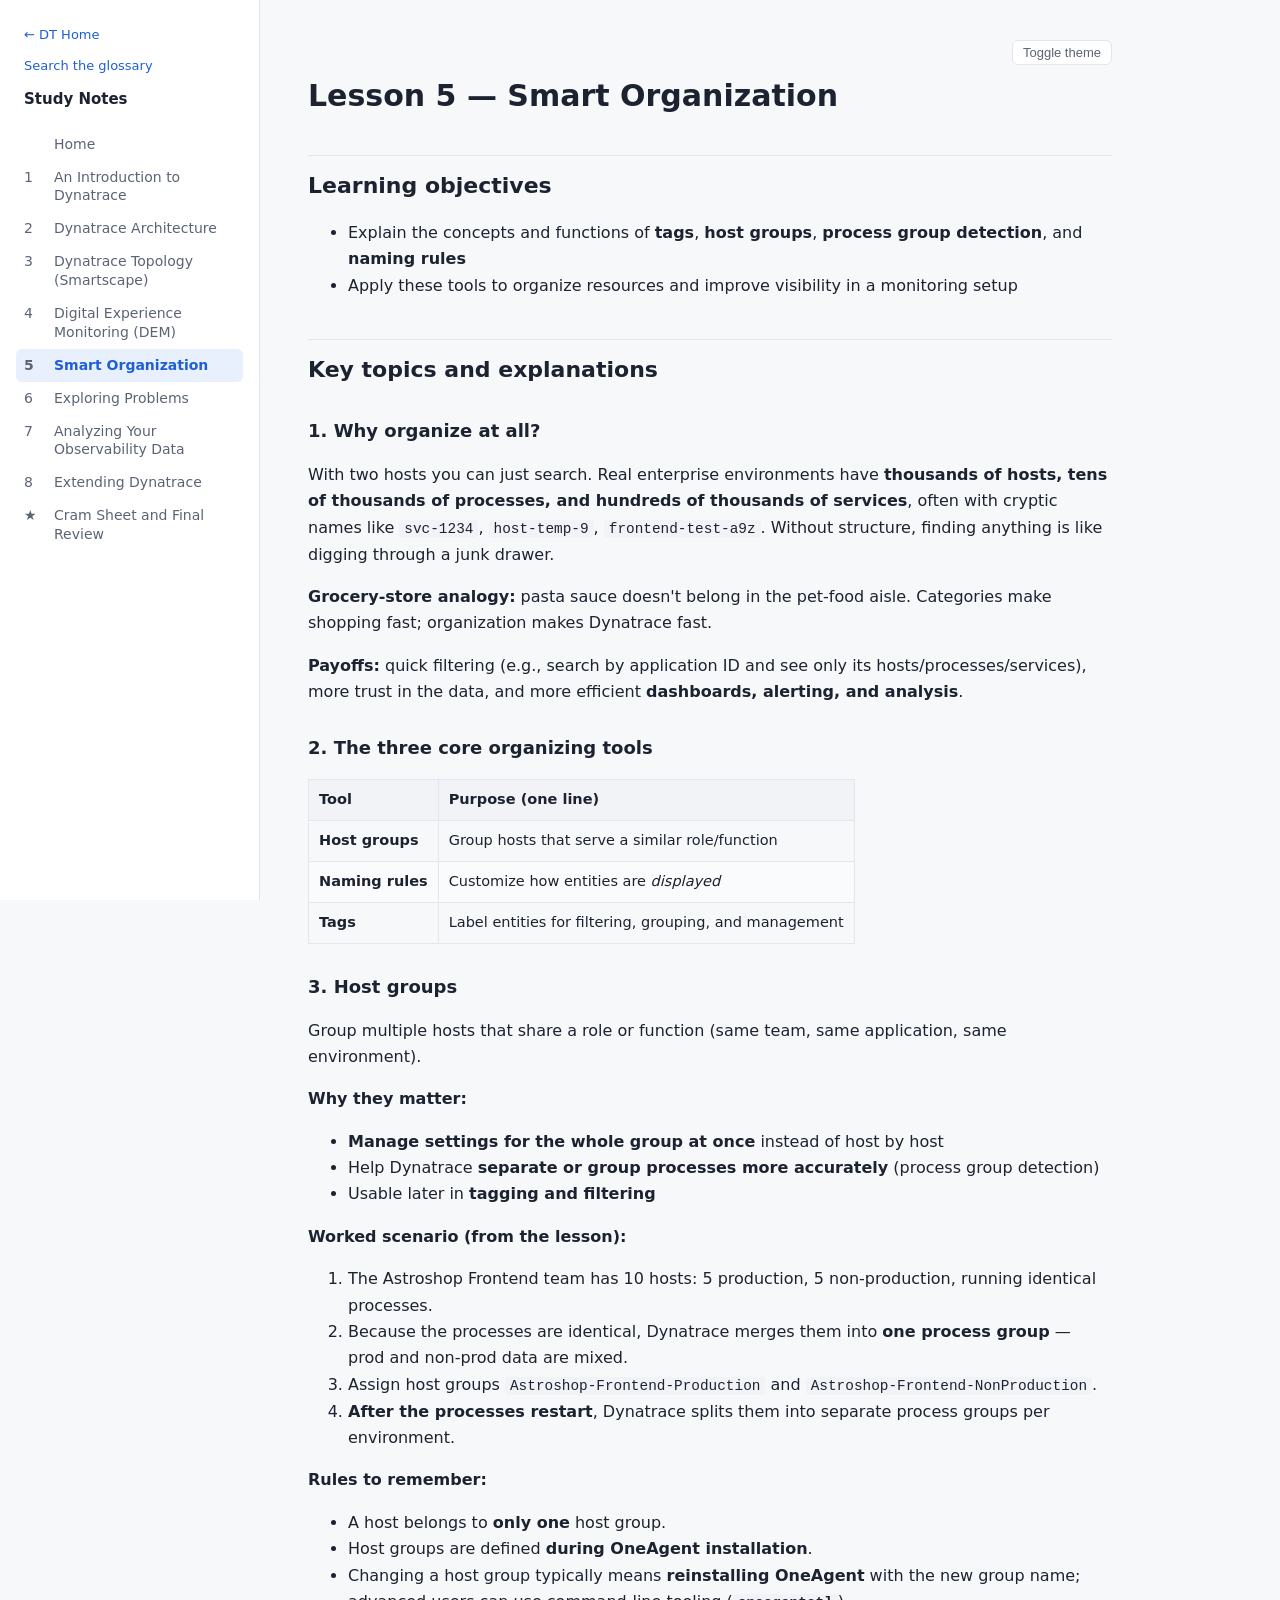
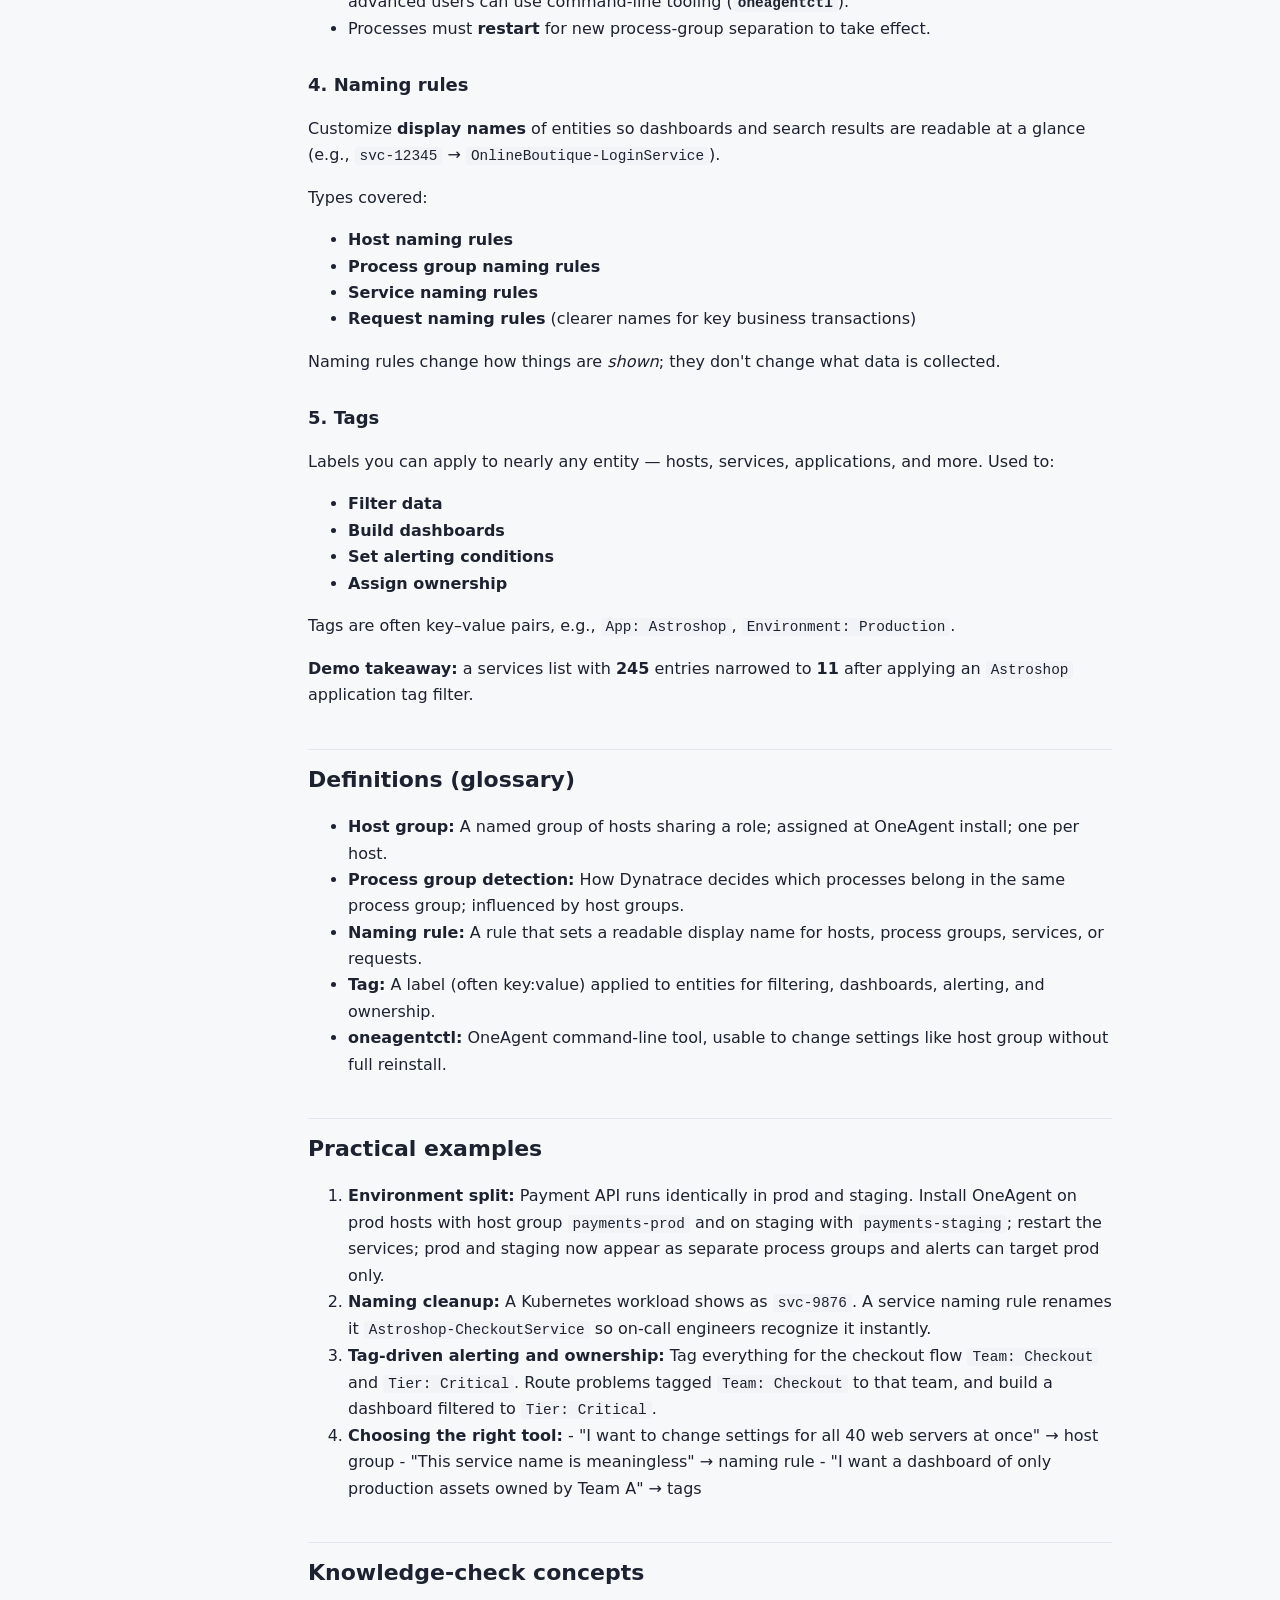
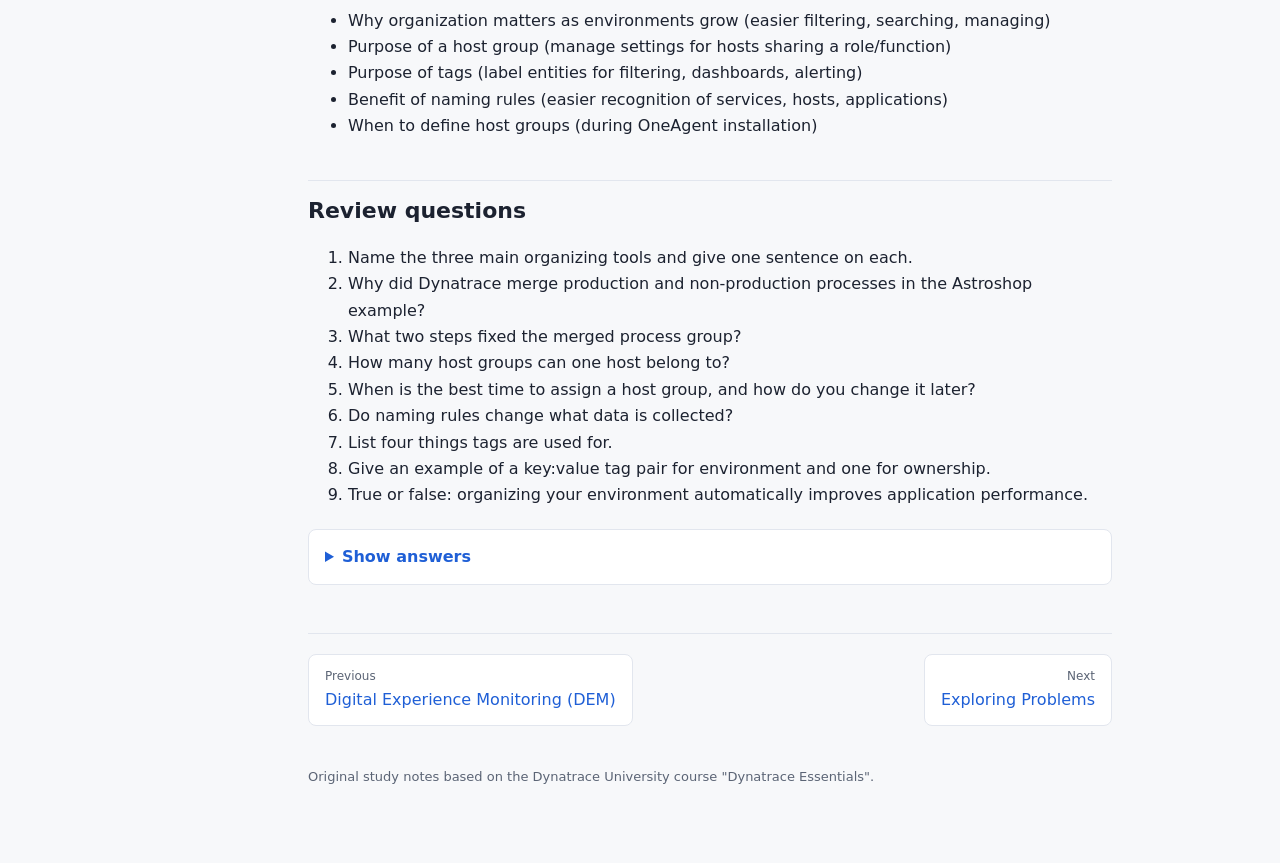
<file: docs/05-smart-organization.html>
<!doctype html>
<html lang="en">
<head>
<meta charset="utf-8">
<meta name="viewport" content="width=device-width, initial-scale=1">
<title>Lesson 5 — Smart Organization · Dynatrace Essentials Notes</title>
<link rel="stylesheet" href="style.css">

<script>
(function(){
  var r=document.documentElement;
  try{var t=localStorage.getItem('theme'); if(t) r.setAttribute('data-theme',t);}catch(e){}
  document.addEventListener('DOMContentLoaded',function(){
    var b=document.querySelector('.theme-btn'); if(!b) return;
    b.addEventListener('click',function(){
      var dark = r.getAttribute('data-theme')==='dark' ||
        (!r.getAttribute('data-theme') && matchMedia('(prefers-color-scheme: dark)').matches);
      var n = dark ? 'light' : 'dark'; r.setAttribute('data-theme',n);
      try{localStorage.setItem('theme',n);}catch(e){}
    });
  });
})();
</script>

</head>
<body>
<div class="layout">
<nav class="side" aria-label="Lessons">
<a class="brand home-link" href="../index.html">← DT Home</a>
<a class="brand home-link" href="../learn/glossary.html">Search the glossary</a>
<div class="brand">Study Notes</div>
<ol>
<li><a href="index.html"><span class="n"></span><span>Home</span></a></li>
<li><a href="01-introduction-to-dynatrace.html"><span class="n">1</span><span>An Introduction to Dynatrace</span></a></li>
<li><a href="02-dynatrace-architecture.html"><span class="n">2</span><span>Dynatrace Architecture</span></a></li>
<li><a href="03-dynatrace-topology.html"><span class="n">3</span><span>Dynatrace Topology (Smartscape)</span></a></li>
<li><a href="04-digital-experience-monitoring.html"><span class="n">4</span><span>Digital Experience Monitoring (DEM)</span></a></li>
<li><a href="05-smart-organization.html" class="active"><span class="n">5</span><span>Smart Organization</span></a></li>
<li><a href="06-exploring-problems.html"><span class="n">6</span><span>Exploring Problems</span></a></li>
<li><a href="07-analyzing-observability-data.html"><span class="n">7</span><span>Analyzing Your Observability Data</span></a></li>
<li><a href="08-extending-dynatrace.html"><span class="n">8</span><span>Extending Dynatrace</span></a></li>
<li><a href="09-cram-sheet-and-final-review.html"><span class="n">★</span><span>Cram Sheet and Final Review</span></a></li>
</ol>
</nav>
<main>
<div class="topbar"><button class="theme-btn" type="button">Toggle theme</button></div>
<h1 id="lesson-5-smart-organization">Lesson 5 — Smart Organization</h1>
<h2 id="learning-objectives">Learning objectives</h2>
<ul>
<li>Explain the concepts and functions of <strong>tags</strong>, <strong>host groups</strong>, <strong>process group detection</strong>, and <strong>naming rules</strong></li>
<li>Apply these tools to organize resources and improve visibility in a monitoring setup</li>
</ul>
<hr />
<h2 id="key-topics-and-explanations">Key topics and explanations</h2>
<h3 id="1-why-organize-at-all">1. Why organize at all?</h3>
<p>With two hosts you can just search. Real enterprise environments have <strong>thousands of hosts, tens of thousands of processes, and hundreds of thousands of services</strong>, often with cryptic names like <code>svc-1234</code>, <code>host-temp-9</code>, <code>frontend-test-a9z</code>. Without structure, finding anything is like digging through a junk drawer.</p>
<p><strong>Grocery-store analogy:</strong> pasta sauce doesn't belong in the pet-food aisle. Categories make shopping fast; organization makes Dynatrace fast.</p>
<p><strong>Payoffs:</strong> quick filtering (e.g., search by application ID and see only its hosts/processes/services), more trust in the data, and more efficient <strong>dashboards, alerting, and analysis</strong>.</p>
<h3 id="2-the-three-core-organizing-tools">2. The three core organizing tools</h3>
<table>
<thead>
<tr>
<th>Tool</th>
<th>Purpose (one line)</th>
</tr>
</thead>
<tbody>
<tr>
<td><strong>Host groups</strong></td>
<td>Group hosts that serve a similar role/function</td>
</tr>
<tr>
<td><strong>Naming rules</strong></td>
<td>Customize how entities are <em>displayed</em></td>
</tr>
<tr>
<td><strong>Tags</strong></td>
<td>Label entities for filtering, grouping, and management</td>
</tr>
</tbody>
</table>
<h3 id="3-host-groups">3. Host groups</h3>
<p>Group multiple hosts that share a role or function (same team, same application, same environment).</p>
<p><strong>Why they matter:</strong></p>
<ul>
<li><strong>Manage settings for the whole group at once</strong> instead of host by host</li>
<li>Help Dynatrace <strong>separate or group processes more accurately</strong> (process group detection)</li>
<li>Usable later in <strong>tagging and filtering</strong></li>
</ul>
<p><strong>Worked scenario (from the lesson):</strong></p>
<ol>
<li>The Astroshop Frontend team has 10 hosts: 5 production, 5 non-production, running identical processes.</li>
<li>Because the processes are identical, Dynatrace merges them into <strong>one process group</strong> — prod and non-prod data are mixed.</li>
<li>Assign host groups <code>Astroshop-Frontend-Production</code> and <code>Astroshop-Frontend-NonProduction</code>.</li>
<li><strong>After the processes restart</strong>, Dynatrace splits them into separate process groups per environment.</li>
</ol>
<p><strong>Rules to remember:</strong></p>
<ul>
<li>A host belongs to <strong>only one</strong> host group.</li>
<li>Host groups are defined <strong>during OneAgent installation</strong>.</li>
<li>Changing a host group typically means <strong>reinstalling OneAgent</strong> with the new group name; advanced users can use command-line tooling (<strong><code>oneagentctl</code></strong>).</li>
<li>Processes must <strong>restart</strong> for new process-group separation to take effect.</li>
</ul>
<h3 id="4-naming-rules">4. Naming rules</h3>
<p>Customize <strong>display names</strong> of entities so dashboards and search results are readable at a glance (e.g., <code>svc-12345</code> → <code>OnlineBoutique-LoginService</code>).</p>
<p>Types covered:</p>
<ul>
<li><strong>Host naming rules</strong></li>
<li><strong>Process group naming rules</strong></li>
<li><strong>Service naming rules</strong></li>
<li><strong>Request naming rules</strong> (clearer names for key business transactions)</li>
</ul>
<p>Naming rules change how things are <em>shown</em>; they don't change what data is collected.</p>
<h3 id="5-tags">5. Tags</h3>
<p>Labels you can apply to nearly any entity — hosts, services, applications, and more. Used to:</p>
<ul>
<li><strong>Filter data</strong></li>
<li><strong>Build dashboards</strong></li>
<li><strong>Set alerting conditions</strong></li>
<li><strong>Assign ownership</strong></li>
</ul>
<p>Tags are often key–value pairs, e.g., <code>App: Astroshop</code>, <code>Environment: Production</code>.</p>
<p><strong>Demo takeaway:</strong> a services list with <strong>245</strong> entries narrowed to <strong>11</strong> after applying an <code>Astroshop</code> application tag filter.</p>
<hr />
<h2 id="definitions-glossary">Definitions (glossary)</h2>
<ul>
<li><strong>Host group:</strong> A named group of hosts sharing a role; assigned at OneAgent install; one per host.</li>
<li><strong>Process group detection:</strong> How Dynatrace decides which processes belong in the same process group; influenced by host groups.</li>
<li><strong>Naming rule:</strong> A rule that sets a readable display name for hosts, process groups, services, or requests.</li>
<li><strong>Tag:</strong> A label (often key:value) applied to entities for filtering, dashboards, alerting, and ownership.</li>
<li><strong>oneagentctl:</strong> OneAgent command-line tool, usable to change settings like host group without full reinstall.</li>
</ul>
<hr />
<h2 id="practical-examples">Practical examples</h2>
<ol>
<li><strong>Environment split:</strong> Payment API runs identically in prod and staging. Install OneAgent on prod hosts with host group <code>payments-prod</code> and on staging with <code>payments-staging</code>; restart the services; prod and staging now appear as separate process groups and alerts can target prod only.</li>
<li><strong>Naming cleanup:</strong> A Kubernetes workload shows as <code>svc-9876</code>. A service naming rule renames it <code>Astroshop-CheckoutService</code> so on-call engineers recognize it instantly.</li>
<li><strong>Tag-driven alerting and ownership:</strong> Tag everything for the checkout flow <code>Team: Checkout</code> and <code>Tier: Critical</code>. Route problems tagged <code>Team: Checkout</code> to that team, and build a dashboard filtered to <code>Tier: Critical</code>.</li>
<li><strong>Choosing the right tool:</strong>
   - "I want to change settings for all 40 web servers at once" → host group
   - "This service name is meaningless" → naming rule
   - "I want a dashboard of only production assets owned by Team A" → tags</li>
</ol>
<hr />
<h2 id="knowledge-check-concepts">Knowledge-check concepts</h2>
<ul>
<li>Why organization matters as environments grow (easier filtering, searching, managing)</li>
<li>Purpose of a host group (manage settings for hosts sharing a role/function)</li>
<li>Purpose of tags (label entities for filtering, dashboards, alerting)</li>
<li>Benefit of naming rules (easier recognition of services, hosts, applications)</li>
<li>When to define host groups (during OneAgent installation)</li>
</ul>
<hr />
<h2 id="review-questions">Review questions</h2>
<ol>
<li>Name the three main organizing tools and give one sentence on each.</li>
<li>Why did Dynatrace merge production and non-production processes in the Astroshop example?</li>
<li>What two steps fixed the merged process group?</li>
<li>How many host groups can one host belong to?</li>
<li>When is the best time to assign a host group, and how do you change it later?</li>
<li>Do naming rules change what data is collected?</li>
<li>List four things tags are used for.</li>
<li>Give an example of a key:value tag pair for environment and one for ownership.</li>
<li>True or false: organizing your environment automatically improves application performance.</li>
</ol>
<details class="answers"><summary>Show answers</summary>
<ol>
<li>Host groups (group hosts with a shared role, manage them together); naming rules (readable display names); tags (labels for filtering, dashboards, alerting, ownership).</li>
<li>The processes were identical, so process group detection treated them as the same group.</li>
<li>Assign separate host groups to prod and non-prod hosts; restart the processes.</li>
<li>One.</li>
<li>During OneAgent installation; later by reinstalling OneAgent with the new group or using oneagentctl.</li>
<li>No — only how entities are displayed.</li>
<li>Filtering, dashboards, alerting conditions, ownership.</li>
<li><code>Environment: Production</code>; <code>Owner: TeamCheckout</code> (any similar).</li>
<li>False — it improves findability and management, not app performance.</li>
</ol>
</details>

<div class="pager"><a href="04-digital-experience-monitoring.html"><small>Previous</small>Digital Experience Monitoring (DEM)</a><a href="06-exploring-problems.html" style="text-align:right"><small>Next</small>Exploring Problems</a></div>
<footer>Original study notes based on the Dynatrace University course "Dynatrace Essentials".</footer>
</main>
</div>
</body>
</html>
</file>
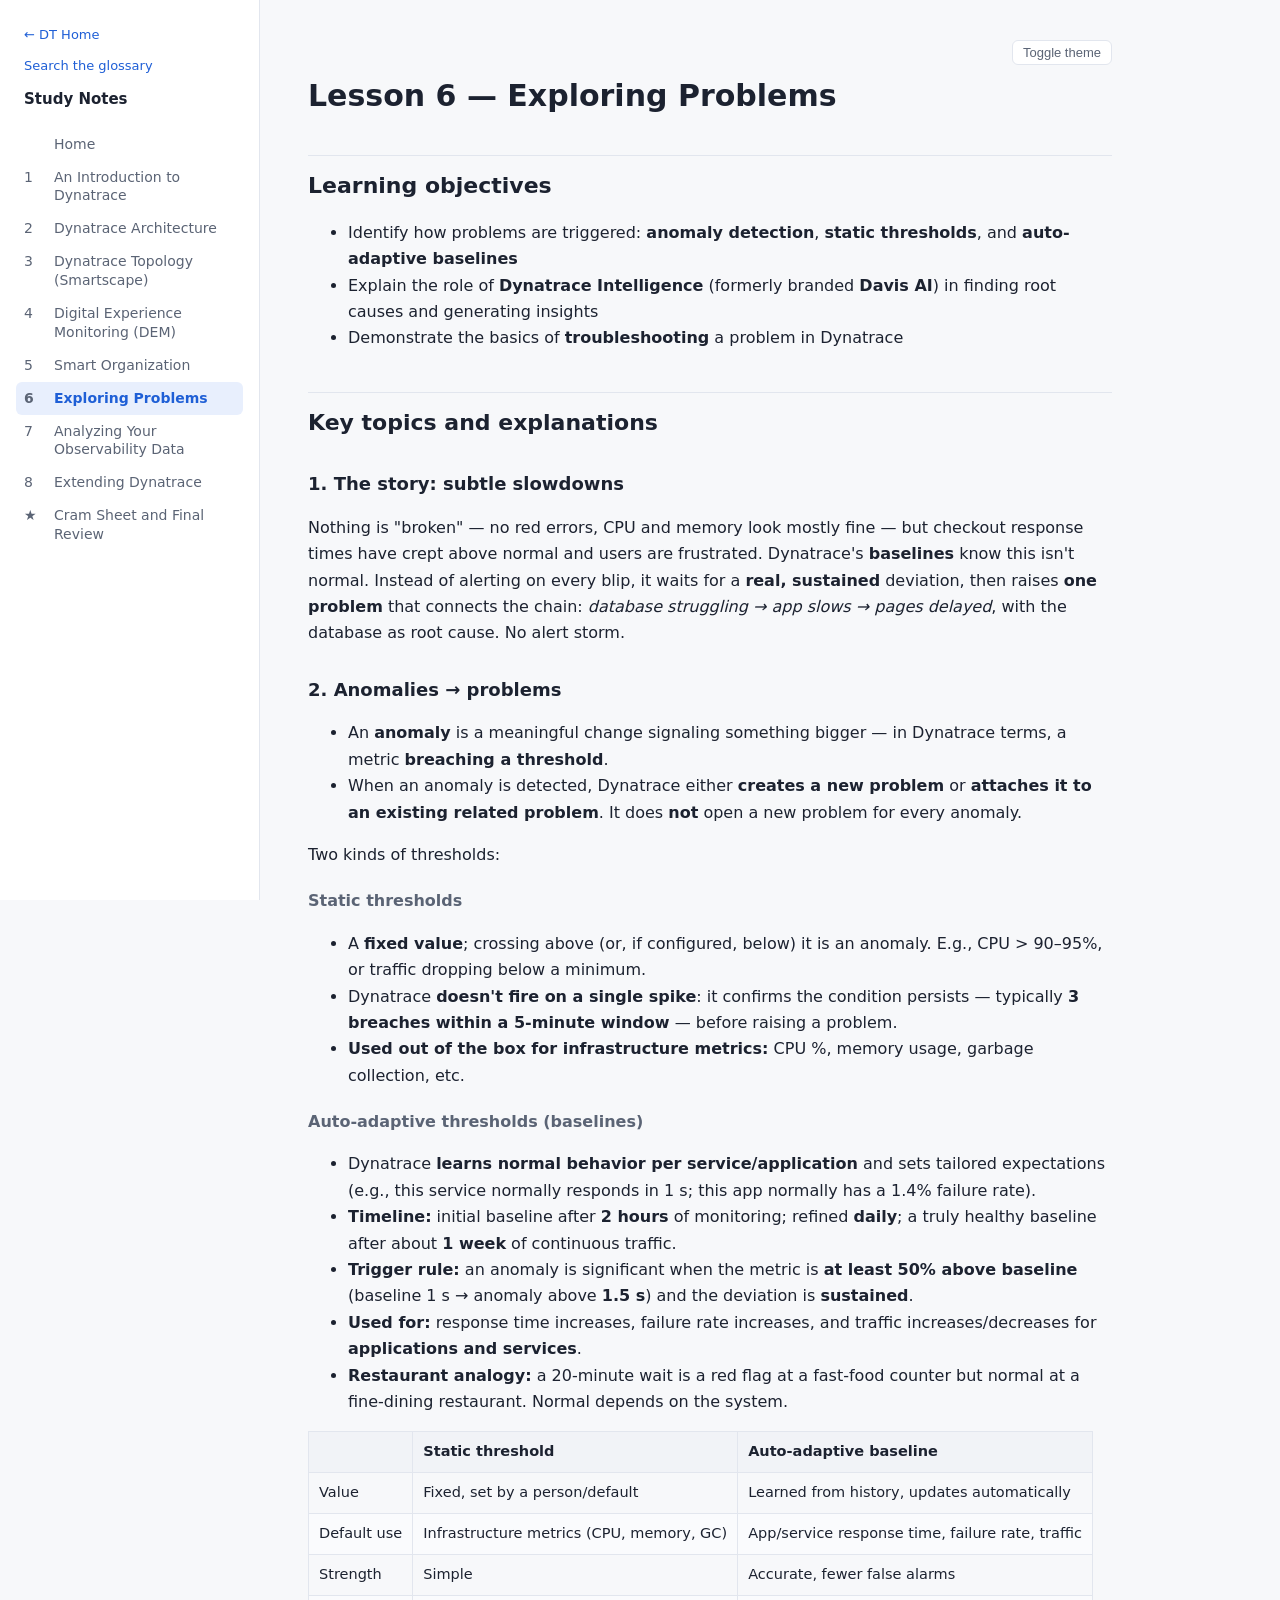
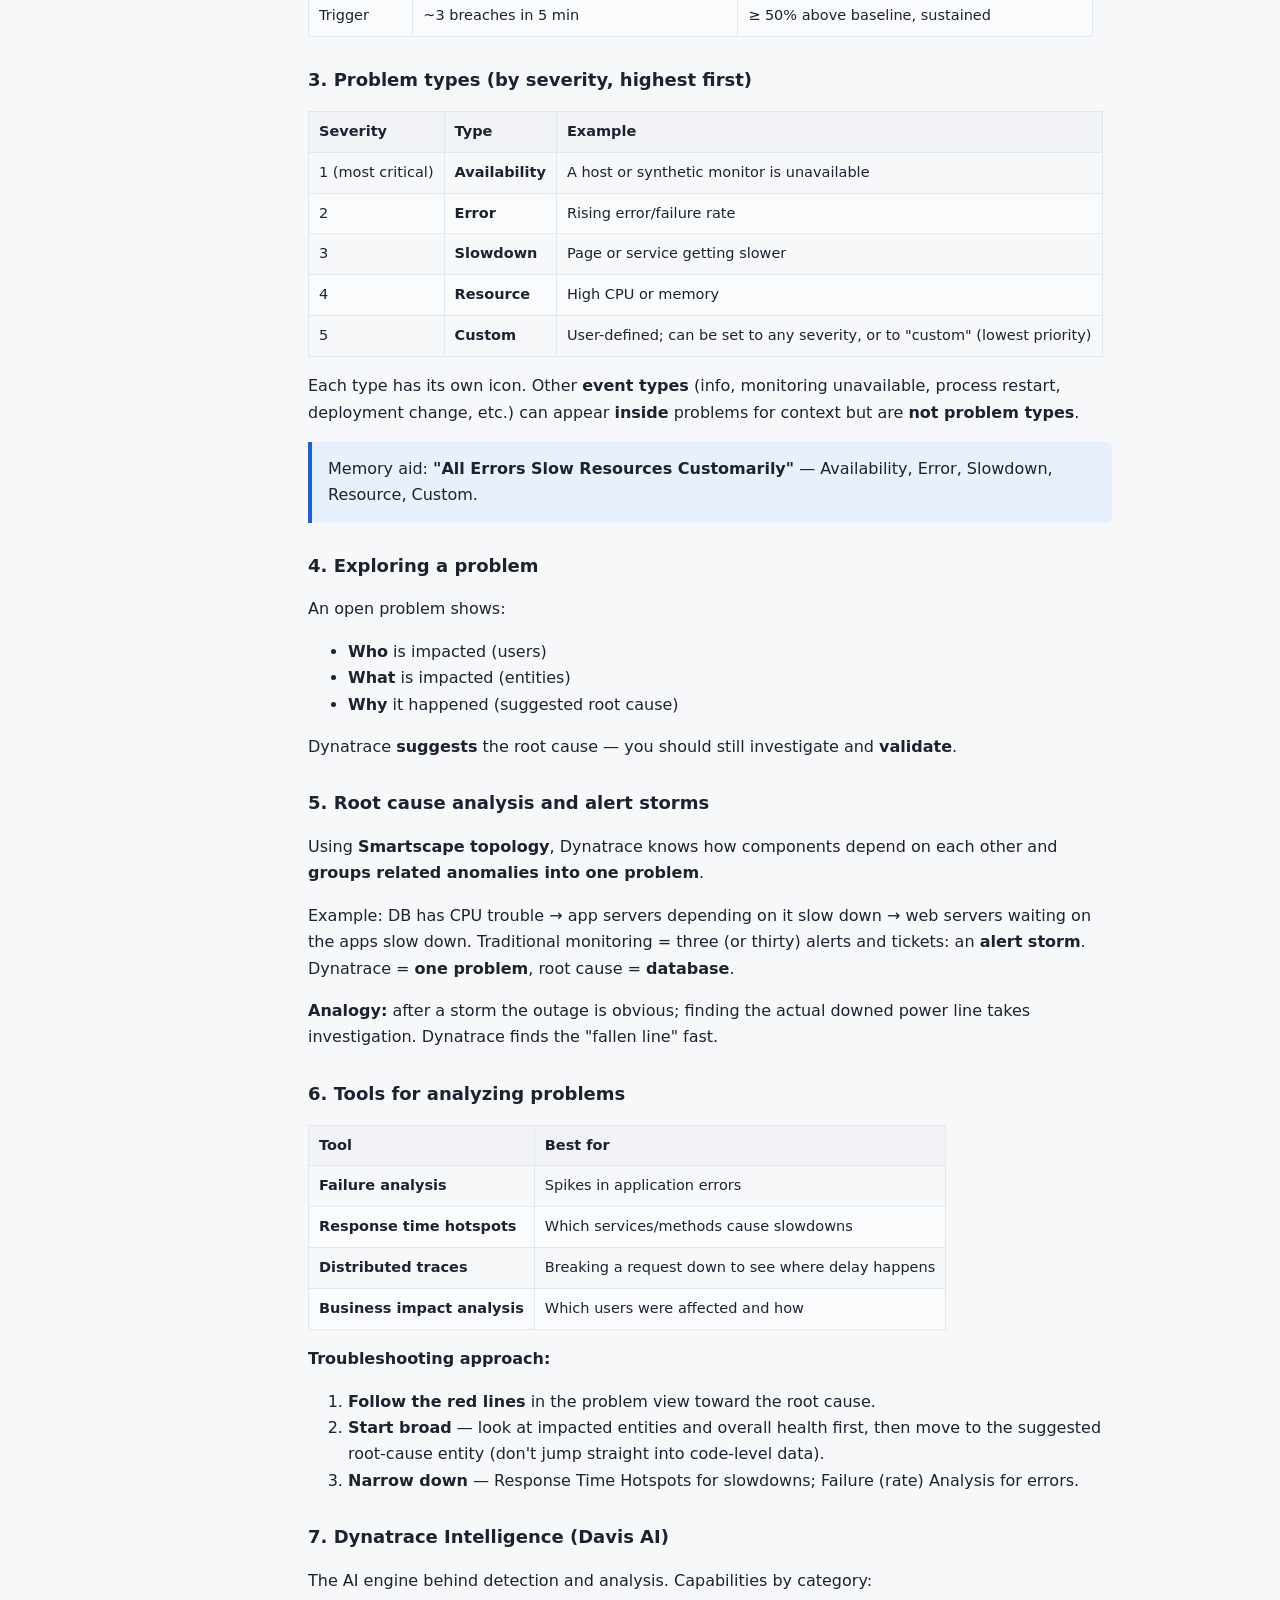
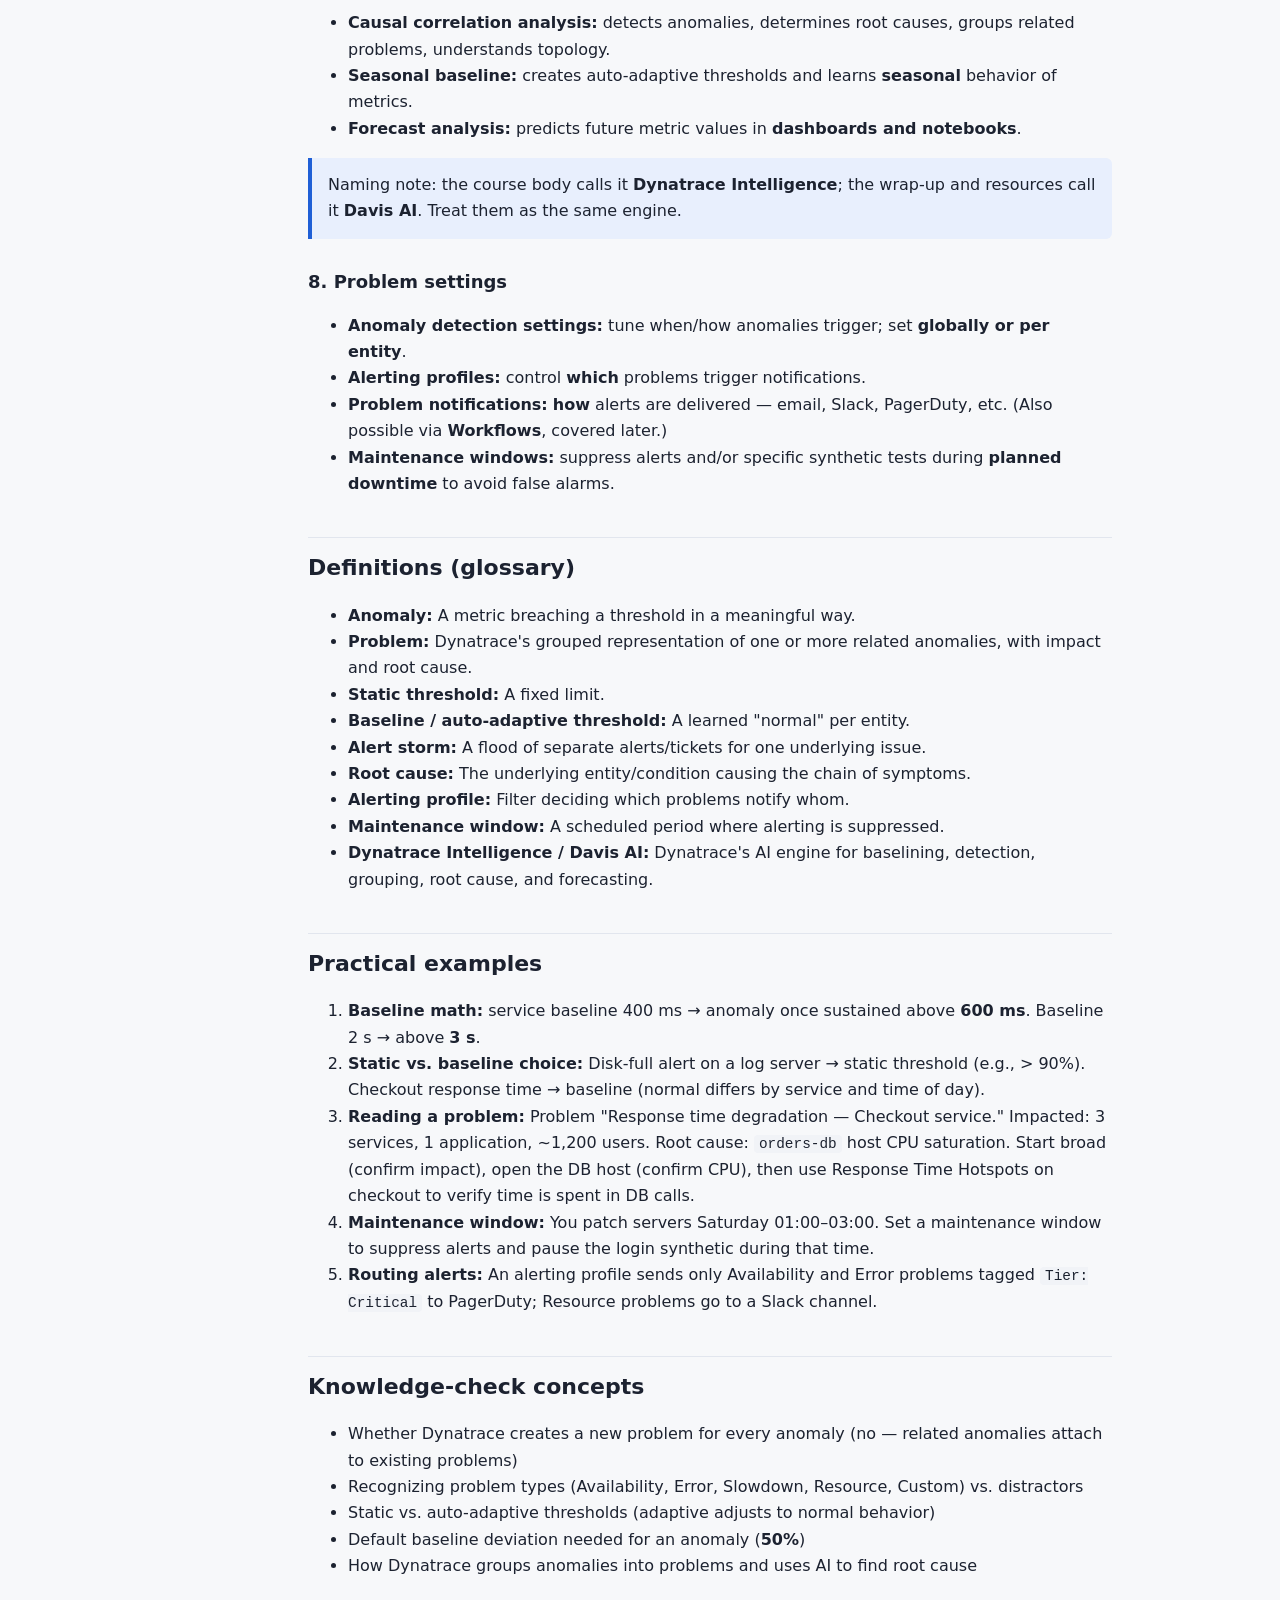
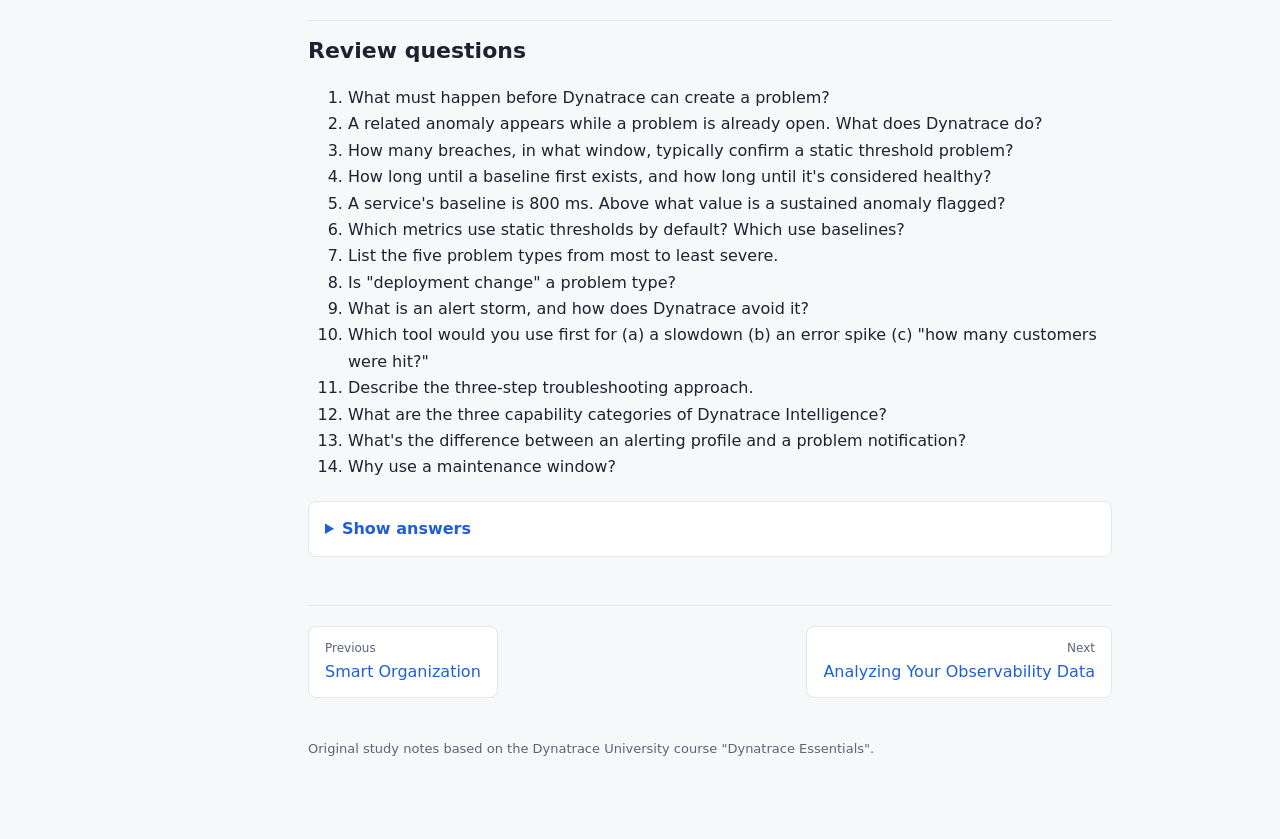
<file: docs/06-exploring-problems.html>
<!doctype html>
<html lang="en">
<head>
<meta charset="utf-8">
<meta name="viewport" content="width=device-width, initial-scale=1">
<title>Lesson 6 — Exploring Problems · Dynatrace Essentials Notes</title>
<link rel="stylesheet" href="style.css">

<script>
(function(){
  var r=document.documentElement;
  try{var t=localStorage.getItem('theme'); if(t) r.setAttribute('data-theme',t);}catch(e){}
  document.addEventListener('DOMContentLoaded',function(){
    var b=document.querySelector('.theme-btn'); if(!b) return;
    b.addEventListener('click',function(){
      var dark = r.getAttribute('data-theme')==='dark' ||
        (!r.getAttribute('data-theme') && matchMedia('(prefers-color-scheme: dark)').matches);
      var n = dark ? 'light' : 'dark'; r.setAttribute('data-theme',n);
      try{localStorage.setItem('theme',n);}catch(e){}
    });
  });
})();
</script>

</head>
<body>
<div class="layout">
<nav class="side" aria-label="Lessons">
<a class="brand home-link" href="../index.html">← DT Home</a>
<a class="brand home-link" href="../learn/glossary.html">Search the glossary</a>
<div class="brand">Study Notes</div>
<ol>
<li><a href="index.html"><span class="n"></span><span>Home</span></a></li>
<li><a href="01-introduction-to-dynatrace.html"><span class="n">1</span><span>An Introduction to Dynatrace</span></a></li>
<li><a href="02-dynatrace-architecture.html"><span class="n">2</span><span>Dynatrace Architecture</span></a></li>
<li><a href="03-dynatrace-topology.html"><span class="n">3</span><span>Dynatrace Topology (Smartscape)</span></a></li>
<li><a href="04-digital-experience-monitoring.html"><span class="n">4</span><span>Digital Experience Monitoring (DEM)</span></a></li>
<li><a href="05-smart-organization.html"><span class="n">5</span><span>Smart Organization</span></a></li>
<li><a href="06-exploring-problems.html" class="active"><span class="n">6</span><span>Exploring Problems</span></a></li>
<li><a href="07-analyzing-observability-data.html"><span class="n">7</span><span>Analyzing Your Observability Data</span></a></li>
<li><a href="08-extending-dynatrace.html"><span class="n">8</span><span>Extending Dynatrace</span></a></li>
<li><a href="09-cram-sheet-and-final-review.html"><span class="n">★</span><span>Cram Sheet and Final Review</span></a></li>
</ol>
</nav>
<main>
<div class="topbar"><button class="theme-btn" type="button">Toggle theme</button></div>
<h1 id="lesson-6-exploring-problems">Lesson 6 — Exploring Problems</h1>
<h2 id="learning-objectives">Learning objectives</h2>
<ul>
<li>Identify how problems are triggered: <strong>anomaly detection</strong>, <strong>static thresholds</strong>, and <strong>auto-adaptive baselines</strong></li>
<li>Explain the role of <strong>Dynatrace Intelligence</strong> (formerly branded <strong>Davis AI</strong>) in finding root causes and generating insights</li>
<li>Demonstrate the basics of <strong>troubleshooting</strong> a problem in Dynatrace</li>
</ul>
<hr />
<h2 id="key-topics-and-explanations">Key topics and explanations</h2>
<h3 id="1-the-story-subtle-slowdowns">1. The story: subtle slowdowns</h3>
<p>Nothing is "broken" — no red errors, CPU and memory look mostly fine — but checkout response times have crept above normal and users are frustrated. Dynatrace's <strong>baselines</strong> know this isn't normal. Instead of alerting on every blip, it waits for a <strong>real, sustained</strong> deviation, then raises <strong>one problem</strong> that connects the chain: <em>database struggling → app slows → pages delayed</em>, with the database as root cause. No alert storm.</p>
<h3 id="2-anomalies-problems">2. Anomalies → problems</h3>
<ul>
<li>An <strong>anomaly</strong> is a meaningful change signaling something bigger — in Dynatrace terms, a metric <strong>breaching a threshold</strong>.</li>
<li>When an anomaly is detected, Dynatrace either <strong>creates a new problem</strong> or <strong>attaches it to an existing related problem</strong>. It does <strong>not</strong> open a new problem for every anomaly.</li>
</ul>
<p>Two kinds of thresholds:</p>
<h4 id="static-thresholds">Static thresholds</h4>
<ul>
<li>A <strong>fixed value</strong>; crossing above (or, if configured, below) it is an anomaly. E.g., CPU &gt; 90–95%, or traffic dropping below a minimum.</li>
<li>Dynatrace <strong>doesn't fire on a single spike</strong>: it confirms the condition persists — typically <strong>3 breaches within a 5-minute window</strong> — before raising a problem.</li>
<li><strong>Used out of the box for infrastructure metrics:</strong> CPU %, memory usage, garbage collection, etc.</li>
</ul>
<h4 id="auto-adaptive-thresholds-baselines">Auto-adaptive thresholds (baselines)</h4>
<ul>
<li>Dynatrace <strong>learns normal behavior per service/application</strong> and sets tailored expectations (e.g., this service normally responds in 1 s; this app normally has a 1.4% failure rate).</li>
<li><strong>Timeline:</strong> initial baseline after <strong>2 hours</strong> of monitoring; refined <strong>daily</strong>; a truly healthy baseline after about <strong>1 week</strong> of continuous traffic.</li>
<li><strong>Trigger rule:</strong> an anomaly is significant when the metric is <strong>at least 50% above baseline</strong> (baseline 1 s → anomaly above <strong>1.5 s</strong>) and the deviation is <strong>sustained</strong>.</li>
<li><strong>Used for:</strong> response time increases, failure rate increases, and traffic increases/decreases for <strong>applications and services</strong>.</li>
<li><strong>Restaurant analogy:</strong> a 20-minute wait is a red flag at a fast-food counter but normal at a fine-dining restaurant. Normal depends on the system.</li>
</ul>
<table>
<thead>
<tr>
<th></th>
<th>Static threshold</th>
<th>Auto-adaptive baseline</th>
</tr>
</thead>
<tbody>
<tr>
<td>Value</td>
<td>Fixed, set by a person/default</td>
<td>Learned from history, updates automatically</td>
</tr>
<tr>
<td>Default use</td>
<td>Infrastructure metrics (CPU, memory, GC)</td>
<td>App/service response time, failure rate, traffic</td>
</tr>
<tr>
<td>Strength</td>
<td>Simple</td>
<td>Accurate, fewer false alarms</td>
</tr>
<tr>
<td>Trigger</td>
<td>~3 breaches in 5 min</td>
<td>≥ 50% above baseline, sustained</td>
</tr>
</tbody>
</table>
<h3 id="3-problem-types-by-severity-highest-first">3. Problem types (by severity, highest first)</h3>
<table>
<thead>
<tr>
<th>Severity</th>
<th>Type</th>
<th>Example</th>
</tr>
</thead>
<tbody>
<tr>
<td>1 (most critical)</td>
<td><strong>Availability</strong></td>
<td>A host or synthetic monitor is unavailable</td>
</tr>
<tr>
<td>2</td>
<td><strong>Error</strong></td>
<td>Rising error/failure rate</td>
</tr>
<tr>
<td>3</td>
<td><strong>Slowdown</strong></td>
<td>Page or service getting slower</td>
</tr>
<tr>
<td>4</td>
<td><strong>Resource</strong></td>
<td>High CPU or memory</td>
</tr>
<tr>
<td>5</td>
<td><strong>Custom</strong></td>
<td>User-defined; can be set to any severity, or to "custom" (lowest priority)</td>
</tr>
</tbody>
</table>
<p>Each type has its own icon. Other <strong>event types</strong> (info, monitoring unavailable, process restart, deployment change, etc.) can appear <strong>inside</strong> problems for context but are <strong>not problem types</strong>.</p>
<blockquote>
<p>Memory aid: <strong>"All Errors Slow Resources Customarily"</strong> — Availability, Error, Slowdown, Resource, Custom.</p>
</blockquote>
<h3 id="4-exploring-a-problem">4. Exploring a problem</h3>
<p>An open problem shows:</p>
<ul>
<li><strong>Who</strong> is impacted (users)</li>
<li><strong>What</strong> is impacted (entities)</li>
<li><strong>Why</strong> it happened (suggested root cause)</li>
</ul>
<p>Dynatrace <strong>suggests</strong> the root cause — you should still investigate and <strong>validate</strong>.</p>
<h3 id="5-root-cause-analysis-and-alert-storms">5. Root cause analysis and alert storms</h3>
<p>Using <strong>Smartscape topology</strong>, Dynatrace knows how components depend on each other and <strong>groups related anomalies into one problem</strong>.</p>
<p>Example: DB has CPU trouble → app servers depending on it slow down → web servers waiting on the apps slow down. Traditional monitoring = three (or thirty) alerts and tickets: an <strong>alert storm</strong>. Dynatrace = <strong>one problem</strong>, root cause = <strong>database</strong>.</p>
<p><strong>Analogy:</strong> after a storm the outage is obvious; finding the actual downed power line takes investigation. Dynatrace finds the "fallen line" fast.</p>
<h3 id="6-tools-for-analyzing-problems">6. Tools for analyzing problems</h3>
<table>
<thead>
<tr>
<th>Tool</th>
<th>Best for</th>
</tr>
</thead>
<tbody>
<tr>
<td><strong>Failure analysis</strong></td>
<td>Spikes in application errors</td>
</tr>
<tr>
<td><strong>Response time hotspots</strong></td>
<td>Which services/methods cause slowdowns</td>
</tr>
<tr>
<td><strong>Distributed traces</strong></td>
<td>Breaking a request down to see where delay happens</td>
</tr>
<tr>
<td><strong>Business impact analysis</strong></td>
<td>Which users were affected and how</td>
</tr>
</tbody>
</table>
<p><strong>Troubleshooting approach:</strong></p>
<ol>
<li><strong>Follow the red lines</strong> in the problem view toward the root cause.</li>
<li><strong>Start broad</strong> — look at impacted entities and overall health first, then move to the suggested root-cause entity (don't jump straight into code-level data).</li>
<li><strong>Narrow down</strong> — Response Time Hotspots for slowdowns; Failure (rate) Analysis for errors.</li>
</ol>
<h3 id="7-dynatrace-intelligence-davis-ai">7. Dynatrace Intelligence (Davis AI)</h3>
<p>The AI engine behind detection and analysis. Capabilities by category:</p>
<ul>
<li><strong>Causal correlation analysis:</strong> detects anomalies, determines root causes, groups related problems, understands topology.</li>
<li><strong>Seasonal baseline:</strong> creates auto-adaptive thresholds and learns <strong>seasonal</strong> behavior of metrics.</li>
<li><strong>Forecast analysis:</strong> predicts future metric values in <strong>dashboards and notebooks</strong>.</li>
</ul>
<blockquote>
<p>Naming note: the course body calls it <strong>Dynatrace Intelligence</strong>; the wrap-up and resources call it <strong>Davis AI</strong>. Treat them as the same engine.</p>
</blockquote>
<h3 id="8-problem-settings">8. Problem settings</h3>
<ul>
<li><strong>Anomaly detection settings:</strong> tune when/how anomalies trigger; set <strong>globally or per entity</strong>.</li>
<li><strong>Alerting profiles:</strong> control <strong>which</strong> problems trigger notifications.</li>
<li><strong>Problem notifications:</strong> <strong>how</strong> alerts are delivered — email, Slack, PagerDuty, etc. (Also possible via <strong>Workflows</strong>, covered later.)</li>
<li><strong>Maintenance windows:</strong> suppress alerts and/or specific synthetic tests during <strong>planned downtime</strong> to avoid false alarms.</li>
</ul>
<hr />
<h2 id="definitions-glossary">Definitions (glossary)</h2>
<ul>
<li><strong>Anomaly:</strong> A metric breaching a threshold in a meaningful way.</li>
<li><strong>Problem:</strong> Dynatrace's grouped representation of one or more related anomalies, with impact and root cause.</li>
<li><strong>Static threshold:</strong> A fixed limit.</li>
<li><strong>Baseline / auto-adaptive threshold:</strong> A learned "normal" per entity.</li>
<li><strong>Alert storm:</strong> A flood of separate alerts/tickets for one underlying issue.</li>
<li><strong>Root cause:</strong> The underlying entity/condition causing the chain of symptoms.</li>
<li><strong>Alerting profile:</strong> Filter deciding which problems notify whom.</li>
<li><strong>Maintenance window:</strong> A scheduled period where alerting is suppressed.</li>
<li><strong>Dynatrace Intelligence / Davis AI:</strong> Dynatrace's AI engine for baselining, detection, grouping, root cause, and forecasting.</li>
</ul>
<hr />
<h2 id="practical-examples">Practical examples</h2>
<ol>
<li><strong>Baseline math:</strong> service baseline 400 ms → anomaly once sustained above <strong>600 ms</strong>. Baseline 2 s → above <strong>3 s</strong>.</li>
<li><strong>Static vs. baseline choice:</strong> Disk-full alert on a log server → static threshold (e.g., &gt; 90%). Checkout response time → baseline (normal differs by service and time of day).</li>
<li><strong>Reading a problem:</strong> Problem "Response time degradation — Checkout service." Impacted: 3 services, 1 application, ~1,200 users. Root cause: <code>orders-db</code> host CPU saturation. Start broad (confirm impact), open the DB host (confirm CPU), then use Response Time Hotspots on checkout to verify time is spent in DB calls.</li>
<li><strong>Maintenance window:</strong> You patch servers Saturday 01:00–03:00. Set a maintenance window to suppress alerts and pause the login synthetic during that time.</li>
<li><strong>Routing alerts:</strong> An alerting profile sends only Availability and Error problems tagged <code>Tier: Critical</code> to PagerDuty; Resource problems go to a Slack channel.</li>
</ol>
<hr />
<h2 id="knowledge-check-concepts">Knowledge-check concepts</h2>
<ul>
<li>Whether Dynatrace creates a new problem for every anomaly (no — related anomalies attach to existing problems)</li>
<li>Recognizing problem types (Availability, Error, Slowdown, Resource, Custom) vs. distractors</li>
<li>Static vs. auto-adaptive thresholds (adaptive adjusts to normal behavior)</li>
<li>Default baseline deviation needed for an anomaly (<strong>50%</strong>)</li>
<li>How Dynatrace groups anomalies into problems and uses AI to find root cause</li>
</ul>
<hr />
<h2 id="review-questions">Review questions</h2>
<ol>
<li>What must happen before Dynatrace can create a problem?</li>
<li>A related anomaly appears while a problem is already open. What does Dynatrace do?</li>
<li>How many breaches, in what window, typically confirm a static threshold problem?</li>
<li>How long until a baseline first exists, and how long until it's considered healthy?</li>
<li>A service's baseline is 800 ms. Above what value is a sustained anomaly flagged?</li>
<li>Which metrics use static thresholds by default? Which use baselines?</li>
<li>List the five problem types from most to least severe.</li>
<li>Is "deployment change" a problem type?</li>
<li>What is an alert storm, and how does Dynatrace avoid it?</li>
<li>Which tool would you use first for (a) a slowdown (b) an error spike (c) "how many customers were hit?"</li>
<li>Describe the three-step troubleshooting approach.</li>
<li>What are the three capability categories of Dynatrace Intelligence?</li>
<li>What's the difference between an alerting profile and a problem notification?</li>
<li>Why use a maintenance window?</li>
</ol>
<details class="answers"><summary>Show answers</summary>
<ol>
<li>An anomaly must be detected (a threshold breach).</li>
<li>Links it to the existing problem.</li>
<li>About 3 breaches within 5 minutes.</li>
<li>2 hours; about 1 week.</li>
<li>1,200 ms (50% above).</li>
<li>Static: infrastructure (CPU, memory, GC). Baselines: response time, failure rate, traffic for apps/services.</li>
<li>Availability, Error, Slowdown, Resource, Custom.</li>
<li>No — it's an event type that can provide context within a problem.</li>
<li>Many separate alerts for one underlying issue; Dynatrace uses topology to group them into one problem with a root cause.</li>
<li>(a) Response Time Hotspots (b) Failure Analysis (c) Business Impact Analysis.</li>
<li>Follow the red lines; start broad with impacted entities; narrow down with the specific analysis tool.</li>
<li>Causal correlation analysis, seasonal baseline, forecast analysis.</li>
<li>Alerting profile = <em>which</em> problems notify; problem notification = <em>how/where</em> they are sent.</li>
<li>To suppress alerts (and optionally synthetics) during planned downtime and avoid false alarms.</li>
</ol>
</details>

<div class="pager"><a href="05-smart-organization.html"><small>Previous</small>Smart Organization</a><a href="07-analyzing-observability-data.html" style="text-align:right"><small>Next</small>Analyzing Your Observability Data</a></div>
<footer>Original study notes based on the Dynatrace University course "Dynatrace Essentials".</footer>
</main>
</div>
</body>
</html>
</file>
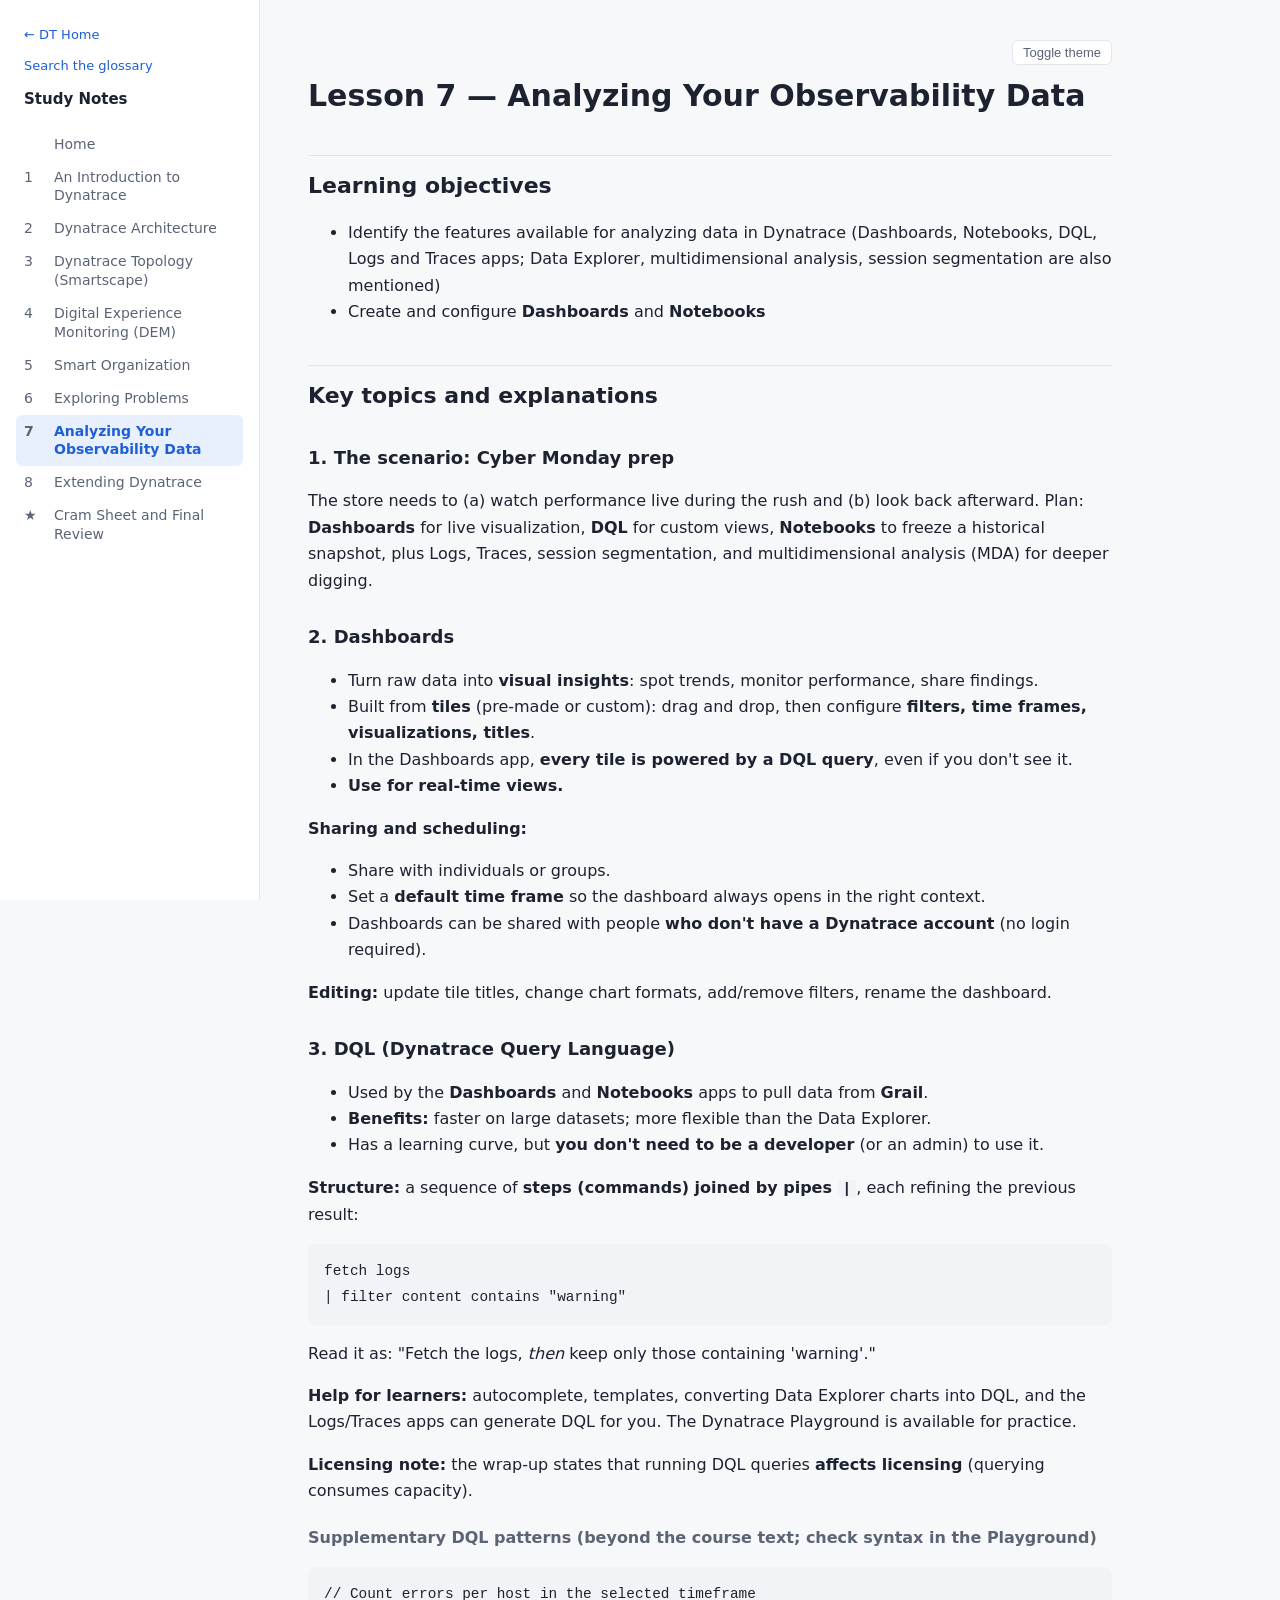
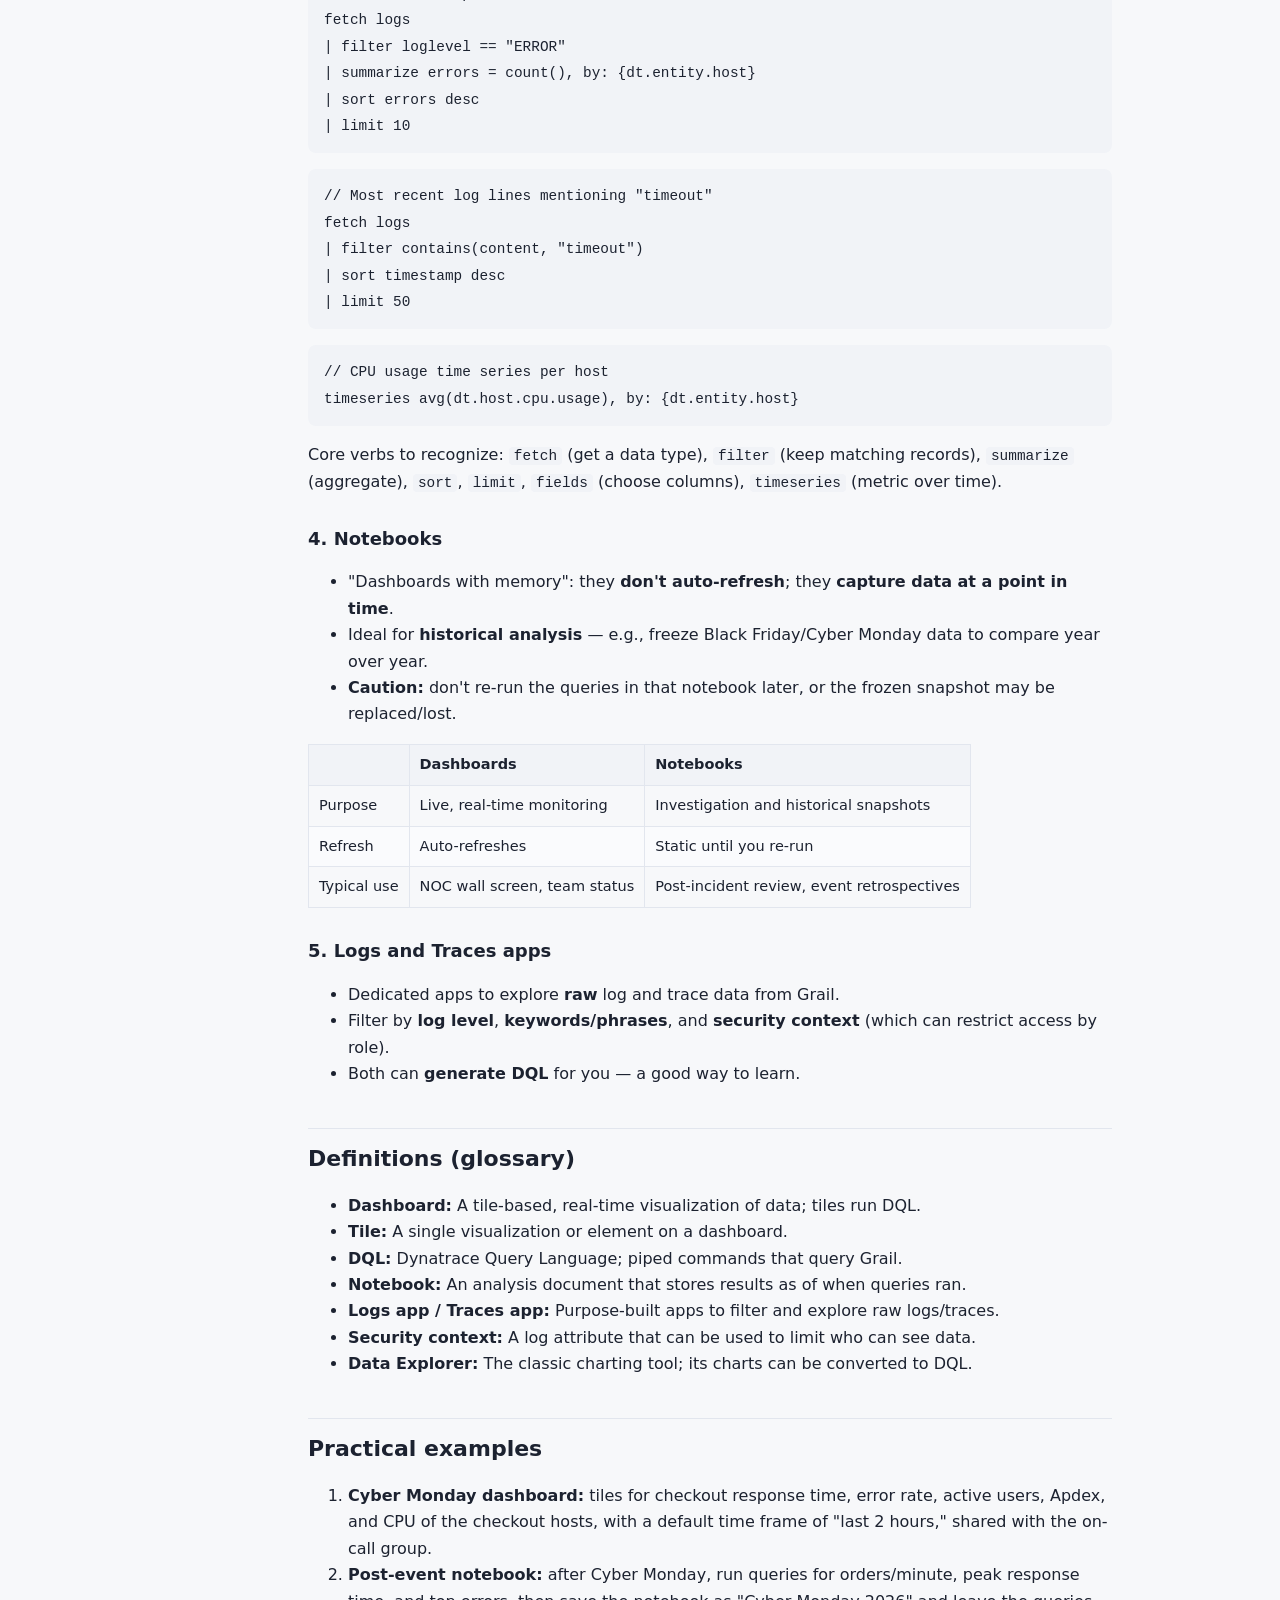
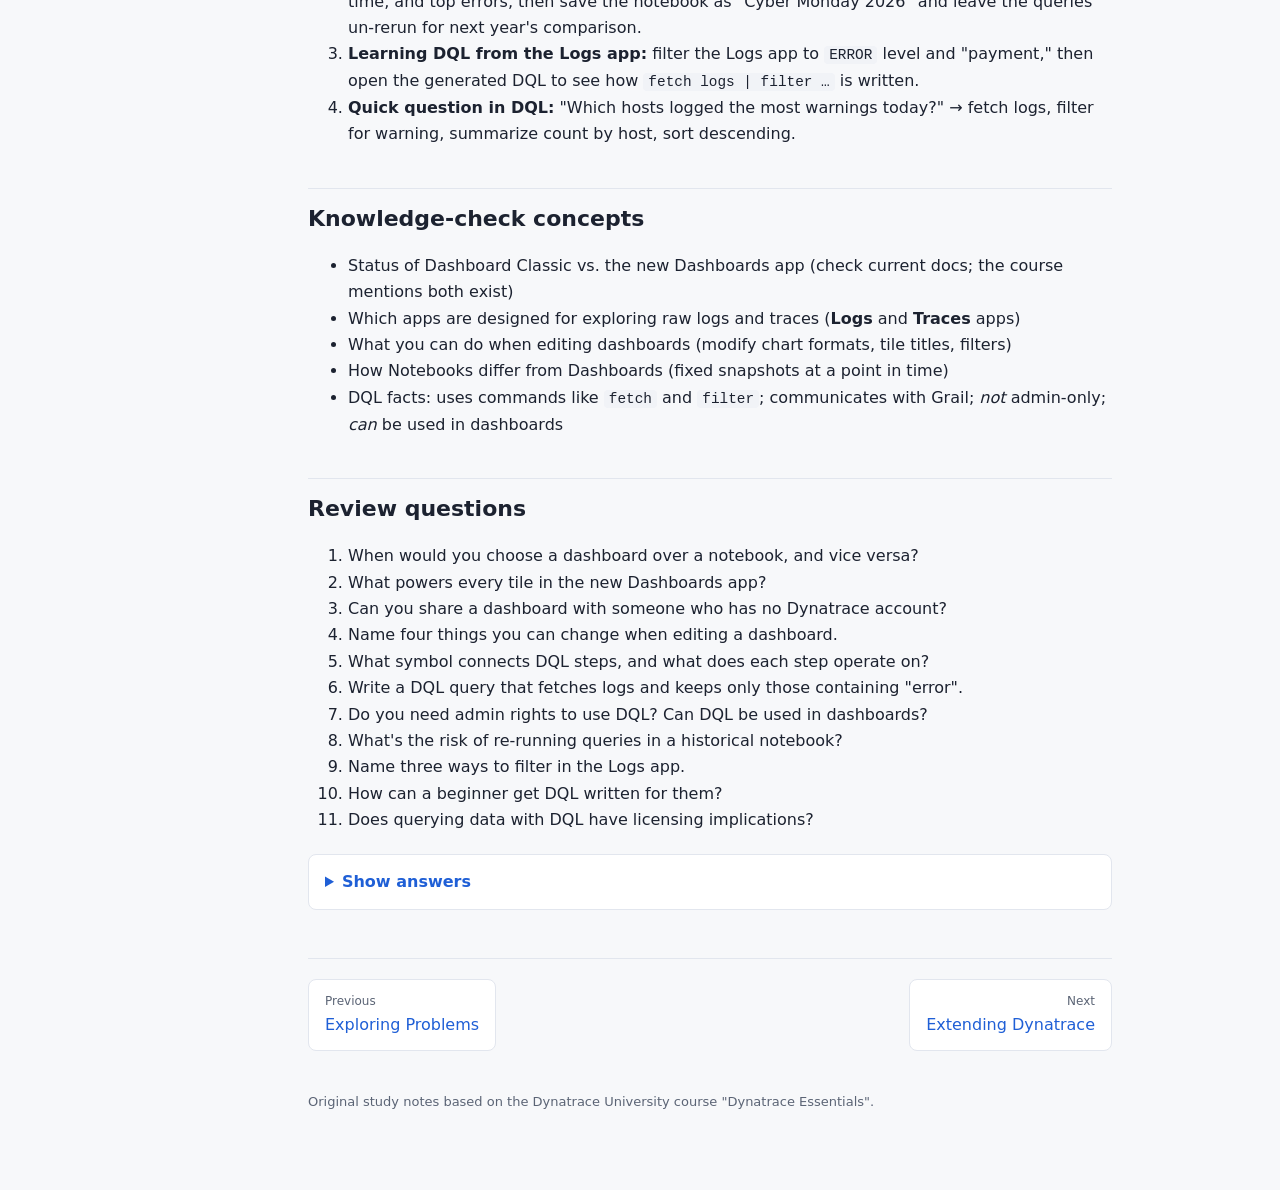
<file: docs/07-analyzing-observability-data.html>
<!doctype html>
<html lang="en">
<head>
<meta charset="utf-8">
<meta name="viewport" content="width=device-width, initial-scale=1">
<title>Lesson 7 — Analyzing Your Observability Data · Dynatrace Essentials Notes</title>
<link rel="stylesheet" href="style.css">

<script>
(function(){
  var r=document.documentElement;
  try{var t=localStorage.getItem('theme'); if(t) r.setAttribute('data-theme',t);}catch(e){}
  document.addEventListener('DOMContentLoaded',function(){
    var b=document.querySelector('.theme-btn'); if(!b) return;
    b.addEventListener('click',function(){
      var dark = r.getAttribute('data-theme')==='dark' ||
        (!r.getAttribute('data-theme') && matchMedia('(prefers-color-scheme: dark)').matches);
      var n = dark ? 'light' : 'dark'; r.setAttribute('data-theme',n);
      try{localStorage.setItem('theme',n);}catch(e){}
    });
  });
})();
</script>

</head>
<body>
<div class="layout">
<nav class="side" aria-label="Lessons">
<a class="brand home-link" href="../index.html">← DT Home</a>
<a class="brand home-link" href="../learn/glossary.html">Search the glossary</a>
<div class="brand">Study Notes</div>
<ol>
<li><a href="index.html"><span class="n"></span><span>Home</span></a></li>
<li><a href="01-introduction-to-dynatrace.html"><span class="n">1</span><span>An Introduction to Dynatrace</span></a></li>
<li><a href="02-dynatrace-architecture.html"><span class="n">2</span><span>Dynatrace Architecture</span></a></li>
<li><a href="03-dynatrace-topology.html"><span class="n">3</span><span>Dynatrace Topology (Smartscape)</span></a></li>
<li><a href="04-digital-experience-monitoring.html"><span class="n">4</span><span>Digital Experience Monitoring (DEM)</span></a></li>
<li><a href="05-smart-organization.html"><span class="n">5</span><span>Smart Organization</span></a></li>
<li><a href="06-exploring-problems.html"><span class="n">6</span><span>Exploring Problems</span></a></li>
<li><a href="07-analyzing-observability-data.html" class="active"><span class="n">7</span><span>Analyzing Your Observability Data</span></a></li>
<li><a href="08-extending-dynatrace.html"><span class="n">8</span><span>Extending Dynatrace</span></a></li>
<li><a href="09-cram-sheet-and-final-review.html"><span class="n">★</span><span>Cram Sheet and Final Review</span></a></li>
</ol>
</nav>
<main>
<div class="topbar"><button class="theme-btn" type="button">Toggle theme</button></div>
<h1 id="lesson-7-analyzing-your-observability-data">Lesson 7 — Analyzing Your Observability Data</h1>
<h2 id="learning-objectives">Learning objectives</h2>
<ul>
<li>Identify the features available for analyzing data in Dynatrace (Dashboards, Notebooks, DQL, Logs and Traces apps; Data Explorer, multidimensional analysis, session segmentation are also mentioned)</li>
<li>Create and configure <strong>Dashboards</strong> and <strong>Notebooks</strong></li>
</ul>
<hr />
<h2 id="key-topics-and-explanations">Key topics and explanations</h2>
<h3 id="1-the-scenario-cyber-monday-prep">1. The scenario: Cyber Monday prep</h3>
<p>The store needs to (a) watch performance live during the rush and (b) look back afterward. Plan: <strong>Dashboards</strong> for live visualization, <strong>DQL</strong> for custom views, <strong>Notebooks</strong> to freeze a historical snapshot, plus Logs, Traces, session segmentation, and multidimensional analysis (MDA) for deeper digging.</p>
<h3 id="2-dashboards">2. Dashboards</h3>
<ul>
<li>Turn raw data into <strong>visual insights</strong>: spot trends, monitor performance, share findings.</li>
<li>Built from <strong>tiles</strong> (pre-made or custom): drag and drop, then configure <strong>filters, time frames, visualizations, titles</strong>.</li>
<li>In the Dashboards app, <strong>every tile is powered by a DQL query</strong>, even if you don't see it.</li>
<li><strong>Use for real-time views.</strong></li>
</ul>
<p><strong>Sharing and scheduling:</strong></p>
<ul>
<li>Share with individuals or groups.</li>
<li>Set a <strong>default time frame</strong> so the dashboard always opens in the right context.</li>
<li>Dashboards can be shared with people <strong>who don't have a Dynatrace account</strong> (no login required).</li>
</ul>
<p><strong>Editing:</strong> update tile titles, change chart formats, add/remove filters, rename the dashboard.</p>
<h3 id="3-dql-dynatrace-query-language">3. DQL (Dynatrace Query Language)</h3>
<ul>
<li>Used by the <strong>Dashboards</strong> and <strong>Notebooks</strong> apps to pull data from <strong>Grail</strong>.</li>
<li><strong>Benefits:</strong> faster on large datasets; more flexible than the Data Explorer.</li>
<li>Has a learning curve, but <strong>you don't need to be a developer</strong> (or an admin) to use it.</li>
</ul>
<p><strong>Structure:</strong> a sequence of <strong>steps (commands) joined by pipes <code>|</code></strong>, each refining the previous result:</p>
<pre><code>fetch logs
| filter content contains &quot;warning&quot;
</code></pre>
<p>Read it as: "Fetch the logs, <em>then</em> keep only those containing 'warning'."</p>
<p><strong>Help for learners:</strong> autocomplete, templates, converting Data Explorer charts into DQL, and the Logs/Traces apps can generate DQL for you. The Dynatrace Playground is available for practice.</p>
<p><strong>Licensing note:</strong> the wrap-up states that running DQL queries <strong>affects licensing</strong> (querying consumes capacity).</p>
<h4 id="supplementary-dql-patterns-beyond-the-course-text-check-syntax-in-the-playground">Supplementary DQL patterns (beyond the course text; check syntax in the Playground)</h4>
<pre><code>// Count errors per host in the selected timeframe
fetch logs
| filter loglevel == &quot;ERROR&quot;
| summarize errors = count(), by: {dt.entity.host}
| sort errors desc
| limit 10
</code></pre>
<pre><code>// Most recent log lines mentioning &quot;timeout&quot;
fetch logs
| filter contains(content, &quot;timeout&quot;)
| sort timestamp desc
| limit 50
</code></pre>
<pre><code>// CPU usage time series per host
timeseries avg(dt.host.cpu.usage), by: {dt.entity.host}
</code></pre>
<p>Core verbs to recognize: <code>fetch</code> (get a data type), <code>filter</code> (keep matching records), <code>summarize</code> (aggregate), <code>sort</code>, <code>limit</code>, <code>fields</code> (choose columns), <code>timeseries</code> (metric over time).</p>
<h3 id="4-notebooks">4. Notebooks</h3>
<ul>
<li>"Dashboards with memory": they <strong>don't auto-refresh</strong>; they <strong>capture data at a point in time</strong>.</li>
<li>Ideal for <strong>historical analysis</strong> — e.g., freeze Black Friday/Cyber Monday data to compare year over year.</li>
<li><strong>Caution:</strong> don't re-run the queries in that notebook later, or the frozen snapshot may be replaced/lost.</li>
</ul>
<table>
<thead>
<tr>
<th></th>
<th>Dashboards</th>
<th>Notebooks</th>
</tr>
</thead>
<tbody>
<tr>
<td>Purpose</td>
<td>Live, real-time monitoring</td>
<td>Investigation and historical snapshots</td>
</tr>
<tr>
<td>Refresh</td>
<td>Auto-refreshes</td>
<td>Static until you re-run</td>
</tr>
<tr>
<td>Typical use</td>
<td>NOC wall screen, team status</td>
<td>Post-incident review, event retrospectives</td>
</tr>
</tbody>
</table>
<h3 id="5-logs-and-traces-apps">5. Logs and Traces apps</h3>
<ul>
<li>Dedicated apps to explore <strong>raw</strong> log and trace data from Grail.</li>
<li>Filter by <strong>log level</strong>, <strong>keywords/phrases</strong>, and <strong>security context</strong> (which can restrict access by role).</li>
<li>Both can <strong>generate DQL</strong> for you — a good way to learn.</li>
</ul>
<hr />
<h2 id="definitions-glossary">Definitions (glossary)</h2>
<ul>
<li><strong>Dashboard:</strong> A tile-based, real-time visualization of data; tiles run DQL.</li>
<li><strong>Tile:</strong> A single visualization or element on a dashboard.</li>
<li><strong>DQL:</strong> Dynatrace Query Language; piped commands that query Grail.</li>
<li><strong>Notebook:</strong> An analysis document that stores results as of when queries ran.</li>
<li><strong>Logs app / Traces app:</strong> Purpose-built apps to filter and explore raw logs/traces.</li>
<li><strong>Security context:</strong> A log attribute that can be used to limit who can see data.</li>
<li><strong>Data Explorer:</strong> The classic charting tool; its charts can be converted to DQL.</li>
</ul>
<hr />
<h2 id="practical-examples">Practical examples</h2>
<ol>
<li><strong>Cyber Monday dashboard:</strong> tiles for checkout response time, error rate, active users, Apdex, and CPU of the checkout hosts, with a default time frame of "last 2 hours," shared with the on-call group.</li>
<li><strong>Post-event notebook:</strong> after Cyber Monday, run queries for orders/minute, peak response time, and top errors, then save the notebook as "Cyber Monday 2026" and leave the queries un-rerun for next year's comparison.</li>
<li><strong>Learning DQL from the Logs app:</strong> filter the Logs app to <code>ERROR</code> level and "payment," then open the generated DQL to see how <code>fetch logs | filter …</code> is written.</li>
<li><strong>Quick question in DQL:</strong> "Which hosts logged the most warnings today?" → fetch logs, filter for warning, summarize count by host, sort descending.</li>
</ol>
<hr />
<h2 id="knowledge-check-concepts">Knowledge-check concepts</h2>
<ul>
<li>Status of Dashboard Classic vs. the new Dashboards app (check current docs; the course mentions both exist)</li>
<li>Which apps are designed for exploring raw logs and traces (<strong>Logs</strong> and <strong>Traces</strong> apps)</li>
<li>What you can do when editing dashboards (modify chart formats, tile titles, filters)</li>
<li>How Notebooks differ from Dashboards (fixed snapshots at a point in time)</li>
<li>DQL facts: uses commands like <code>fetch</code> and <code>filter</code>; communicates with Grail; <em>not</em> admin-only; <em>can</em> be used in dashboards</li>
</ul>
<hr />
<h2 id="review-questions">Review questions</h2>
<ol>
<li>When would you choose a dashboard over a notebook, and vice versa?</li>
<li>What powers every tile in the new Dashboards app?</li>
<li>Can you share a dashboard with someone who has no Dynatrace account?</li>
<li>Name four things you can change when editing a dashboard.</li>
<li>What symbol connects DQL steps, and what does each step operate on?</li>
<li>Write a DQL query that fetches logs and keeps only those containing "error".</li>
<li>Do you need admin rights to use DQL? Can DQL be used in dashboards?</li>
<li>What's the risk of re-running queries in a historical notebook?</li>
<li>Name three ways to filter in the Logs app.</li>
<li>How can a beginner get DQL written for them?</li>
<li>Does querying data with DQL have licensing implications?</li>
</ol>
<details class="answers"><summary>Show answers</summary>
<ol>
<li>Dashboard for live, auto-refreshing monitoring; notebook for investigation and preserving a point-in-time snapshot.</li>
<li>A DQL query.</li>
<li>Yes.</li>
<li>Tile titles, chart formats, filters, dashboard name (also default time frame).</li>
<li>The pipe <code>|</code>; each step works on the output of the previous step.</li>
<li><code>fetch logs | filter content contains "error"</code> (or <code>filter contains(content, "error")</code>).</li>
<li>No; yes.</li>
<li>The frozen data may be replaced or lost.</li>
<li>Log level, keywords/phrases, security context.</li>
<li>Autocomplete/templates, converting Data Explorer charts, or letting the Logs/Traces apps generate queries.</li>
<li>Yes, per the course wrap-up.</li>
</ol>
</details>

<div class="pager"><a href="06-exploring-problems.html"><small>Previous</small>Exploring Problems</a><a href="08-extending-dynatrace.html" style="text-align:right"><small>Next</small>Extending Dynatrace</a></div>
<footer>Original study notes based on the Dynatrace University course "Dynatrace Essentials".</footer>
</main>
</div>
</body>
</html>
</file>
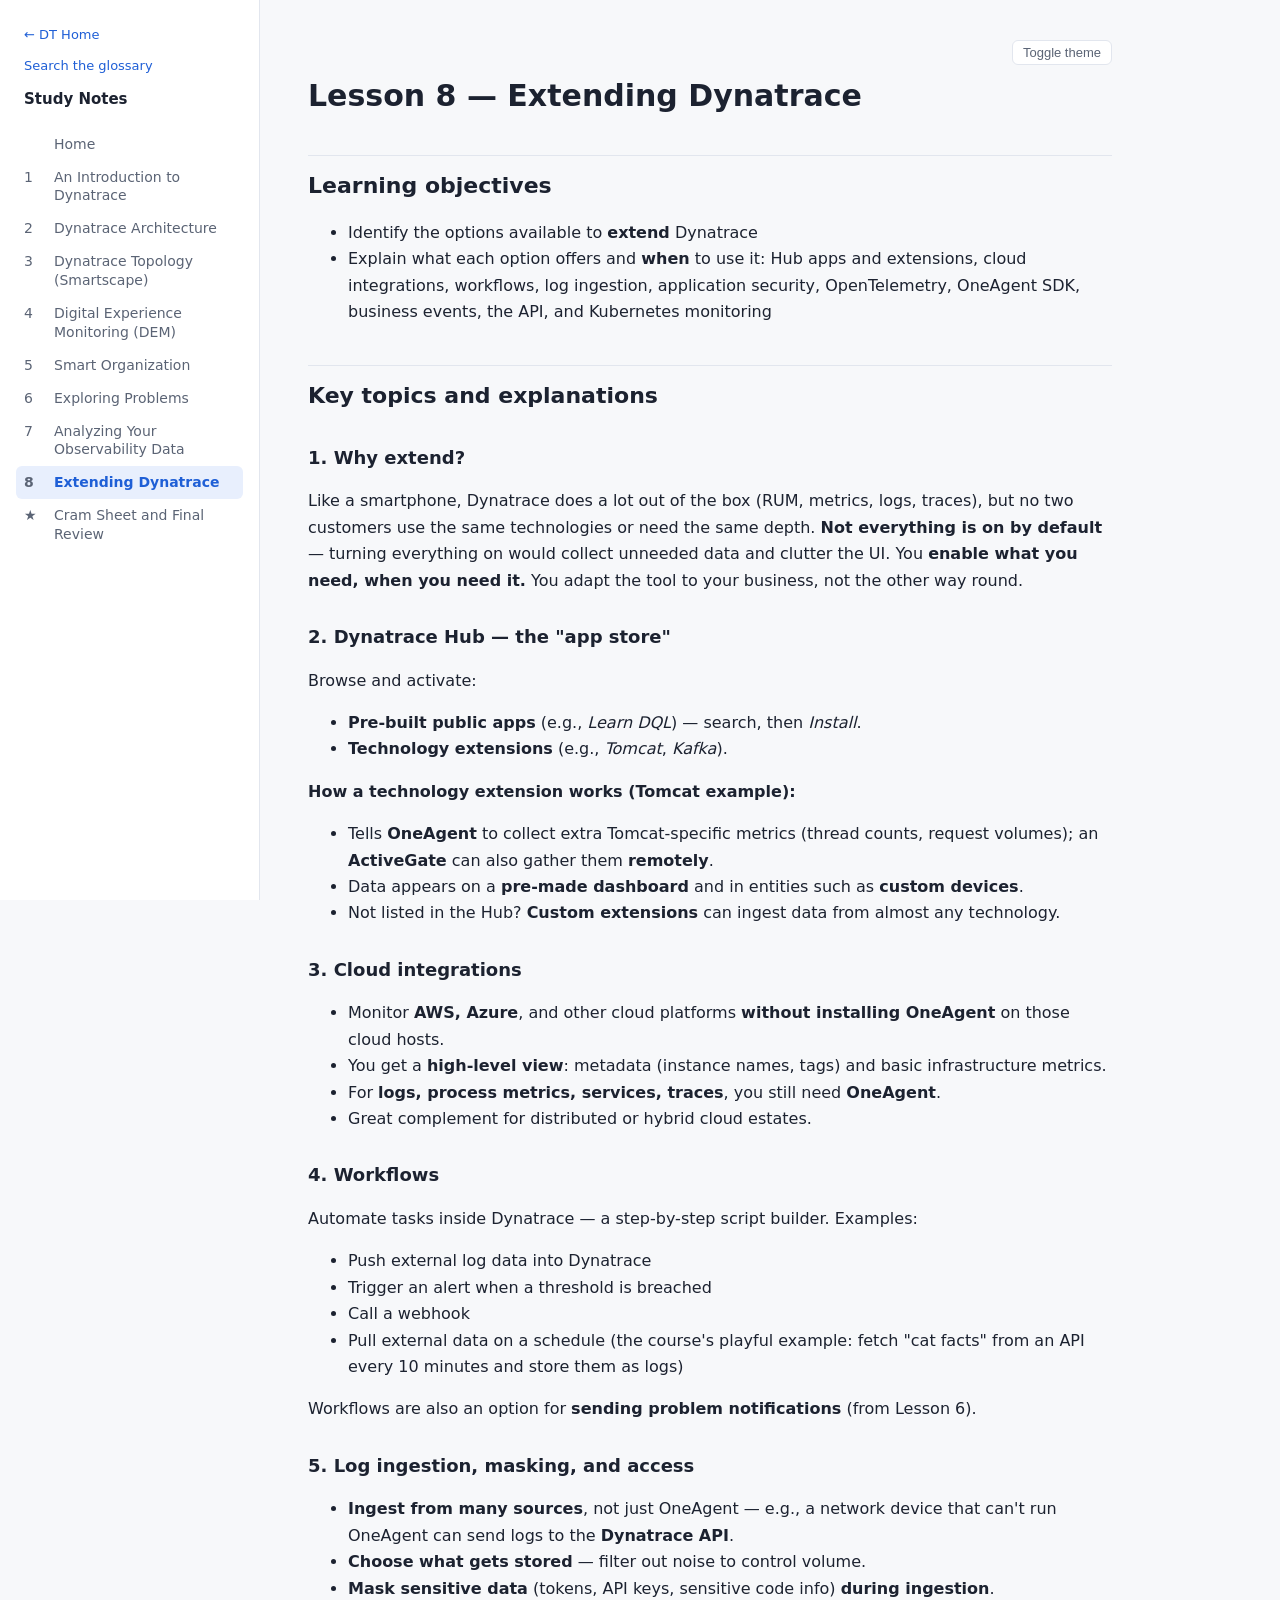
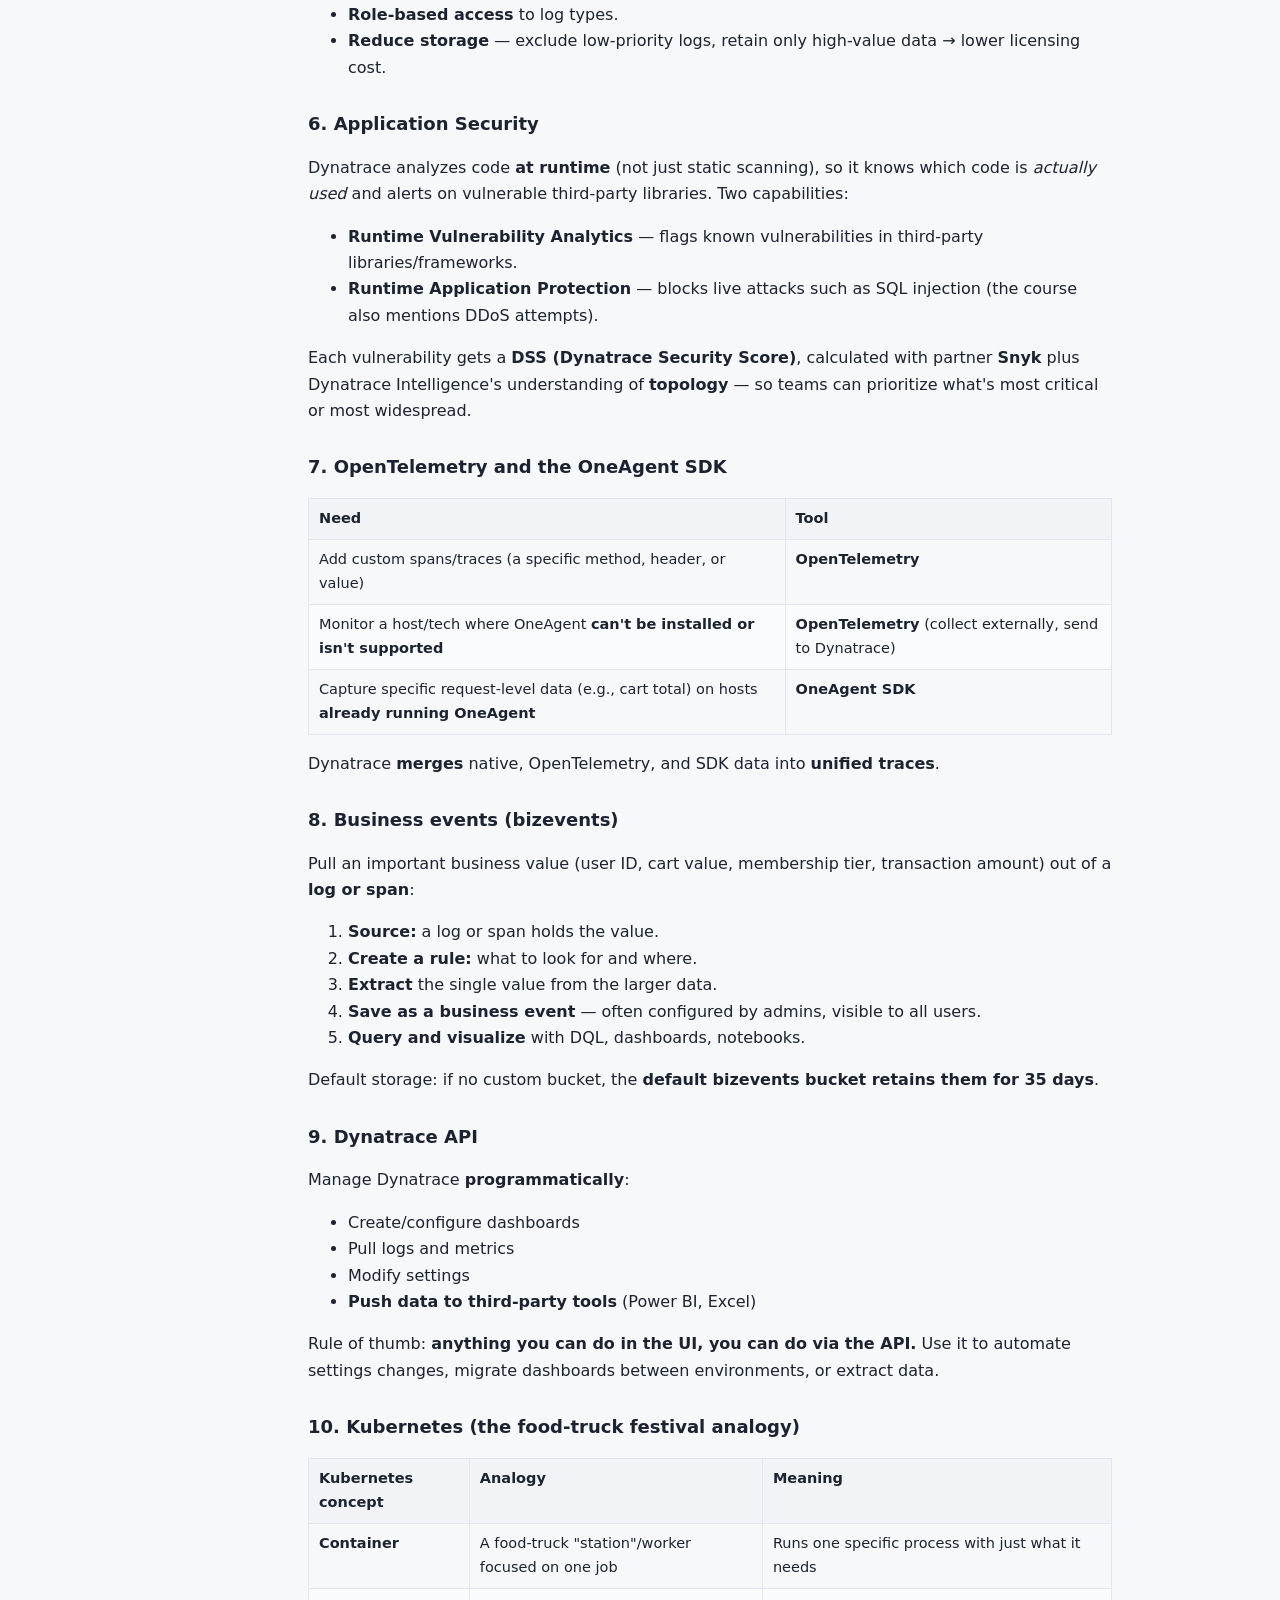
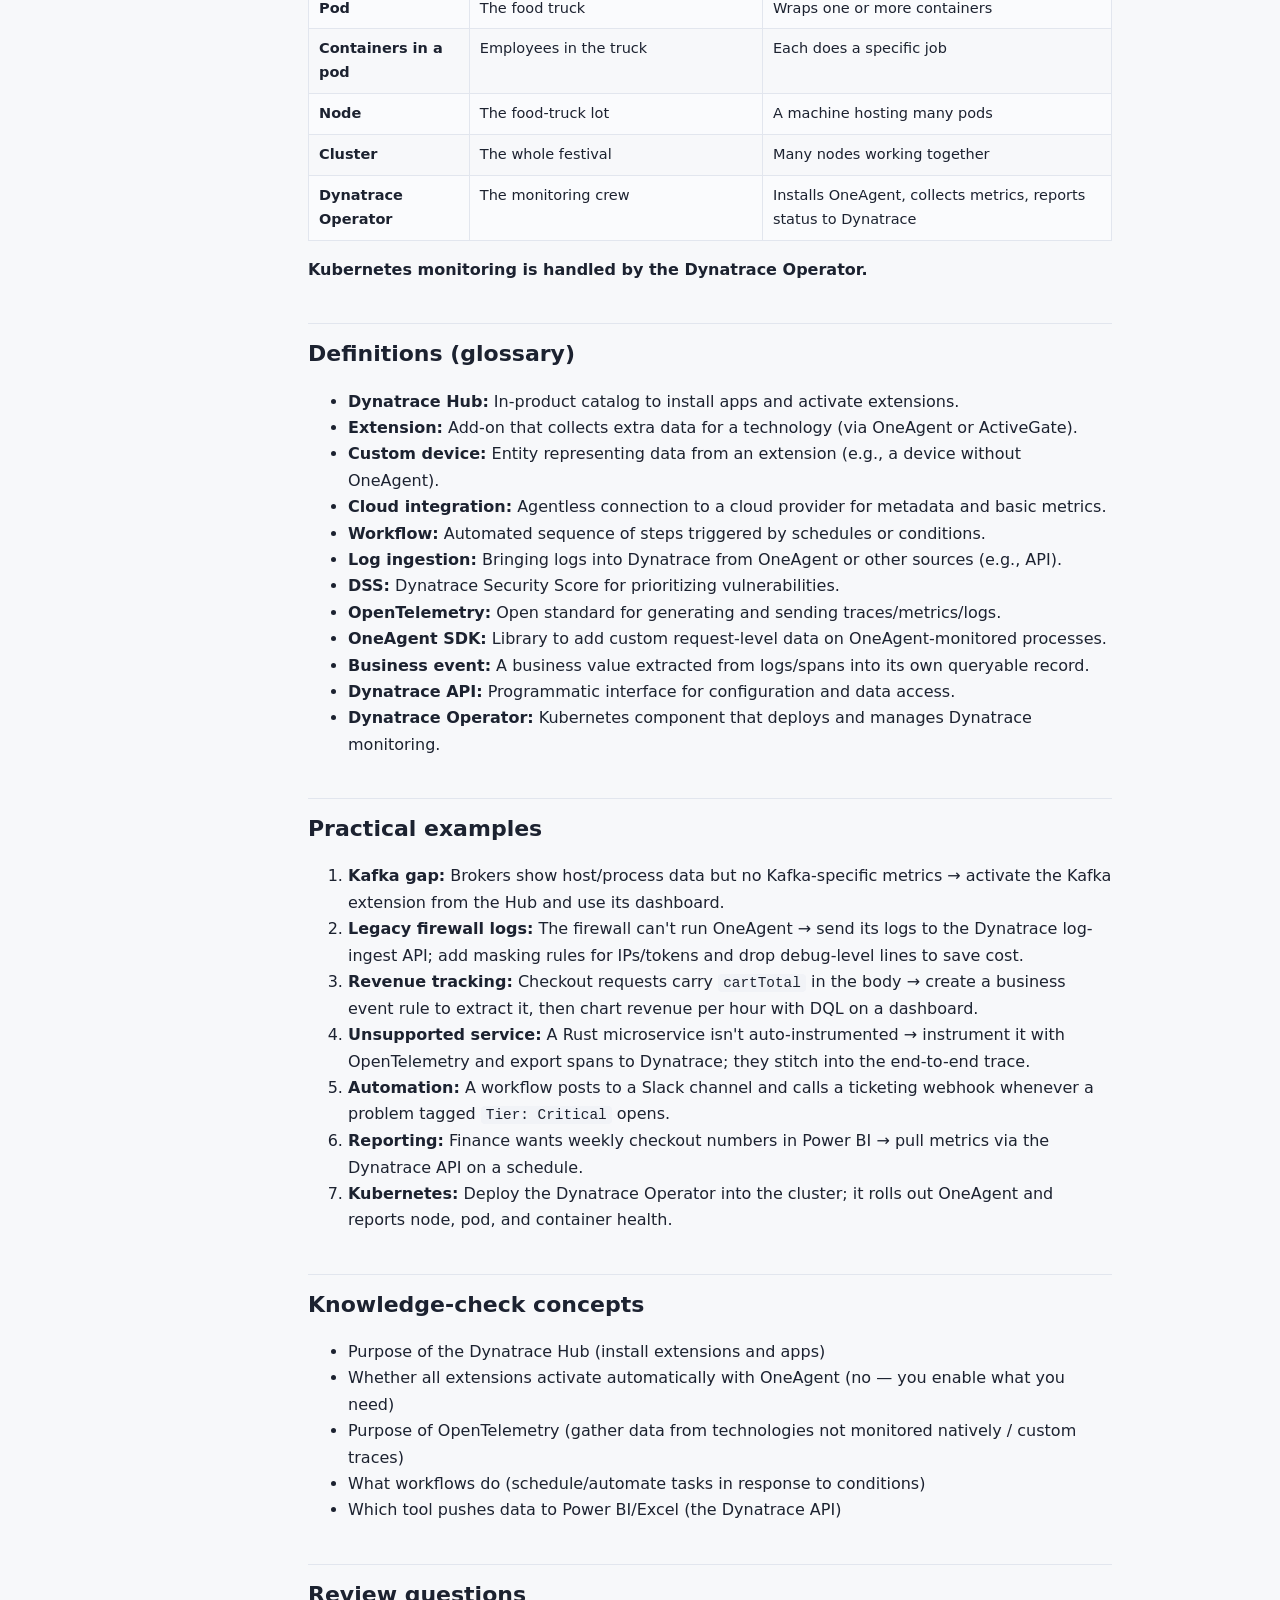
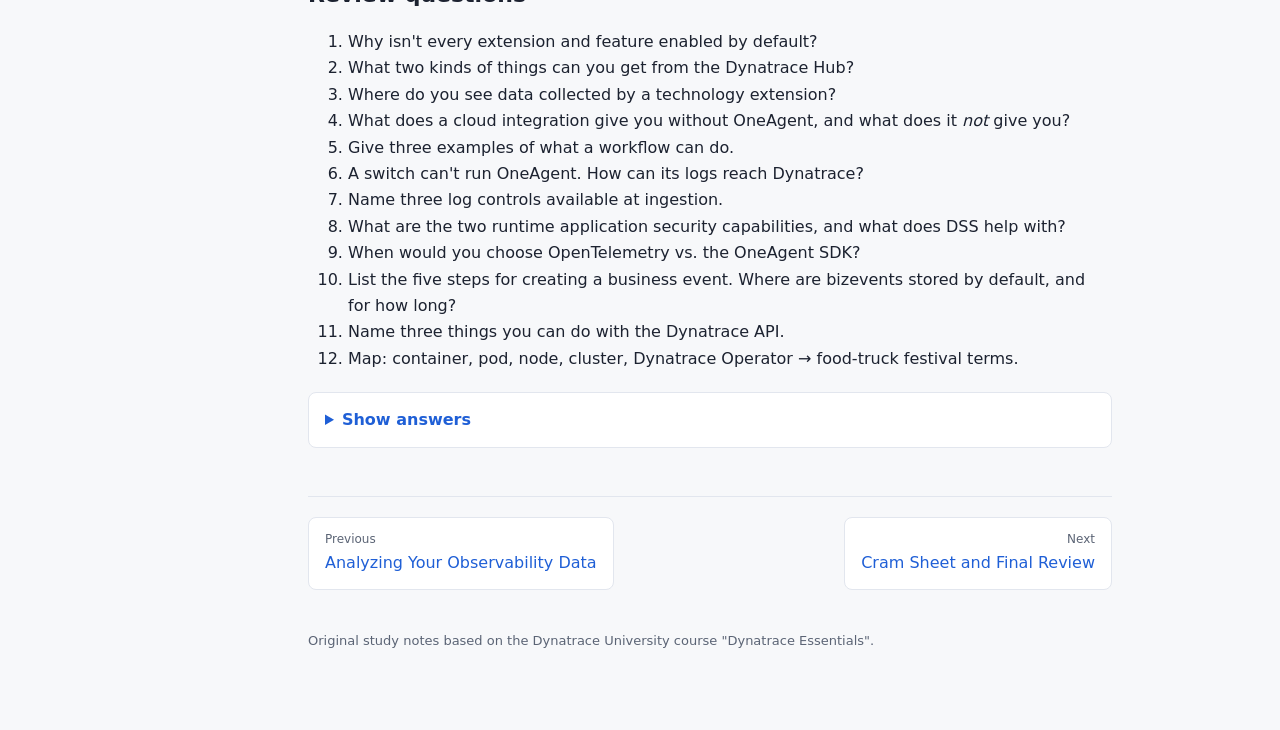
<file: docs/08-extending-dynatrace.html>
<!doctype html>
<html lang="en">
<head>
<meta charset="utf-8">
<meta name="viewport" content="width=device-width, initial-scale=1">
<title>Lesson 8 — Extending Dynatrace · Dynatrace Essentials Notes</title>
<link rel="stylesheet" href="style.css">

<script>
(function(){
  var r=document.documentElement;
  try{var t=localStorage.getItem('theme'); if(t) r.setAttribute('data-theme',t);}catch(e){}
  document.addEventListener('DOMContentLoaded',function(){
    var b=document.querySelector('.theme-btn'); if(!b) return;
    b.addEventListener('click',function(){
      var dark = r.getAttribute('data-theme')==='dark' ||
        (!r.getAttribute('data-theme') && matchMedia('(prefers-color-scheme: dark)').matches);
      var n = dark ? 'light' : 'dark'; r.setAttribute('data-theme',n);
      try{localStorage.setItem('theme',n);}catch(e){}
    });
  });
})();
</script>

</head>
<body>
<div class="layout">
<nav class="side" aria-label="Lessons">
<a class="brand home-link" href="../index.html">← DT Home</a>
<a class="brand home-link" href="../learn/glossary.html">Search the glossary</a>
<div class="brand">Study Notes</div>
<ol>
<li><a href="index.html"><span class="n"></span><span>Home</span></a></li>
<li><a href="01-introduction-to-dynatrace.html"><span class="n">1</span><span>An Introduction to Dynatrace</span></a></li>
<li><a href="02-dynatrace-architecture.html"><span class="n">2</span><span>Dynatrace Architecture</span></a></li>
<li><a href="03-dynatrace-topology.html"><span class="n">3</span><span>Dynatrace Topology (Smartscape)</span></a></li>
<li><a href="04-digital-experience-monitoring.html"><span class="n">4</span><span>Digital Experience Monitoring (DEM)</span></a></li>
<li><a href="05-smart-organization.html"><span class="n">5</span><span>Smart Organization</span></a></li>
<li><a href="06-exploring-problems.html"><span class="n">6</span><span>Exploring Problems</span></a></li>
<li><a href="07-analyzing-observability-data.html"><span class="n">7</span><span>Analyzing Your Observability Data</span></a></li>
<li><a href="08-extending-dynatrace.html" class="active"><span class="n">8</span><span>Extending Dynatrace</span></a></li>
<li><a href="09-cram-sheet-and-final-review.html"><span class="n">★</span><span>Cram Sheet and Final Review</span></a></li>
</ol>
</nav>
<main>
<div class="topbar"><button class="theme-btn" type="button">Toggle theme</button></div>
<h1 id="lesson-8-extending-dynatrace">Lesson 8 — Extending Dynatrace</h1>
<h2 id="learning-objectives">Learning objectives</h2>
<ul>
<li>Identify the options available to <strong>extend</strong> Dynatrace</li>
<li>Explain what each option offers and <strong>when</strong> to use it: Hub apps and extensions, cloud integrations, workflows, log ingestion, application security, OpenTelemetry, OneAgent SDK, business events, the API, and Kubernetes monitoring</li>
</ul>
<hr />
<h2 id="key-topics-and-explanations">Key topics and explanations</h2>
<h3 id="1-why-extend">1. Why extend?</h3>
<p>Like a smartphone, Dynatrace does a lot out of the box (RUM, metrics, logs, traces), but no two customers use the same technologies or need the same depth. <strong>Not everything is on by default</strong> — turning everything on would collect unneeded data and clutter the UI. You <strong>enable what you need, when you need it.</strong> You adapt the tool to your business, not the other way round.</p>
<h3 id="2-dynatrace-hub-the-app-store">2. Dynatrace Hub — the "app store"</h3>
<p>Browse and activate:</p>
<ul>
<li><strong>Pre-built public apps</strong> (e.g., <em>Learn DQL</em>) — search, then <em>Install</em>.</li>
<li><strong>Technology extensions</strong> (e.g., <em>Tomcat</em>, <em>Kafka</em>).</li>
</ul>
<p><strong>How a technology extension works (Tomcat example):</strong></p>
<ul>
<li>Tells <strong>OneAgent</strong> to collect extra Tomcat-specific metrics (thread counts, request volumes); an <strong>ActiveGate</strong> can also gather them <strong>remotely</strong>.</li>
<li>Data appears on a <strong>pre-made dashboard</strong> and in entities such as <strong>custom devices</strong>.</li>
<li>Not listed in the Hub? <strong>Custom extensions</strong> can ingest data from almost any technology.</li>
</ul>
<h3 id="3-cloud-integrations">3. Cloud integrations</h3>
<ul>
<li>Monitor <strong>AWS, Azure</strong>, and other cloud platforms <strong>without installing OneAgent</strong> on those cloud hosts.</li>
<li>You get a <strong>high-level view</strong>: metadata (instance names, tags) and basic infrastructure metrics.</li>
<li>For <strong>logs, process metrics, services, traces</strong>, you still need <strong>OneAgent</strong>.</li>
<li>Great complement for distributed or hybrid cloud estates.</li>
</ul>
<h3 id="4-workflows">4. Workflows</h3>
<p>Automate tasks inside Dynatrace — a step-by-step script builder. Examples:</p>
<ul>
<li>Push external log data into Dynatrace</li>
<li>Trigger an alert when a threshold is breached</li>
<li>Call a webhook</li>
<li>Pull external data on a schedule (the course's playful example: fetch "cat facts" from an API every 10 minutes and store them as logs)</li>
</ul>
<p>Workflows are also an option for <strong>sending problem notifications</strong> (from Lesson 6).</p>
<h3 id="5-log-ingestion-masking-and-access">5. Log ingestion, masking, and access</h3>
<ul>
<li><strong>Ingest from many sources</strong>, not just OneAgent — e.g., a network device that can't run OneAgent can send logs to the <strong>Dynatrace API</strong>.</li>
<li><strong>Choose what gets stored</strong> — filter out noise to control volume.</li>
<li><strong>Mask sensitive data</strong> (tokens, API keys, sensitive code info) <strong>during ingestion</strong>.</li>
<li><strong>Role-based access</strong> to log types.</li>
<li><strong>Reduce storage</strong> — exclude low-priority logs, retain only high-value data → lower licensing cost.</li>
</ul>
<h3 id="6-application-security">6. Application Security</h3>
<p>Dynatrace analyzes code <strong>at runtime</strong> (not just static scanning), so it knows which code is <em>actually used</em> and alerts on vulnerable third-party libraries. Two capabilities:</p>
<ul>
<li><strong>Runtime Vulnerability Analytics</strong> — flags known vulnerabilities in third-party libraries/frameworks.</li>
<li><strong>Runtime Application Protection</strong> — blocks live attacks such as SQL injection (the course also mentions DDoS attempts).</li>
</ul>
<p>Each vulnerability gets a <strong>DSS (Dynatrace Security Score)</strong>, calculated with partner <strong>Snyk</strong> plus Dynatrace Intelligence's understanding of <strong>topology</strong> — so teams can prioritize what's most critical or most widespread.</p>
<h3 id="7-opentelemetry-and-the-oneagent-sdk">7. OpenTelemetry and the OneAgent SDK</h3>
<table>
<thead>
<tr>
<th>Need</th>
<th>Tool</th>
</tr>
</thead>
<tbody>
<tr>
<td>Add custom spans/traces (a specific method, header, or value)</td>
<td><strong>OpenTelemetry</strong></td>
</tr>
<tr>
<td>Monitor a host/tech where OneAgent <strong>can't be installed or isn't supported</strong></td>
<td><strong>OpenTelemetry</strong> (collect externally, send to Dynatrace)</td>
</tr>
<tr>
<td>Capture specific request-level data (e.g., cart total) on hosts <strong>already running OneAgent</strong></td>
<td><strong>OneAgent SDK</strong></td>
</tr>
</tbody>
</table>
<p>Dynatrace <strong>merges</strong> native, OpenTelemetry, and SDK data into <strong>unified traces</strong>.</p>
<h3 id="8-business-events-bizevents">8. Business events (bizevents)</h3>
<p>Pull an important business value (user ID, cart value, membership tier, transaction amount) out of a <strong>log or span</strong>:</p>
<ol>
<li><strong>Source:</strong> a log or span holds the value.</li>
<li><strong>Create a rule:</strong> what to look for and where.</li>
<li><strong>Extract</strong> the single value from the larger data.</li>
<li><strong>Save as a business event</strong> — often configured by admins, visible to all users.</li>
<li><strong>Query and visualize</strong> with DQL, dashboards, notebooks.</li>
</ol>
<p>Default storage: if no custom bucket, the <strong>default bizevents bucket retains them for 35 days</strong>.</p>
<h3 id="9-dynatrace-api">9. Dynatrace API</h3>
<p>Manage Dynatrace <strong>programmatically</strong>:</p>
<ul>
<li>Create/configure dashboards</li>
<li>Pull logs and metrics</li>
<li>Modify settings</li>
<li><strong>Push data to third-party tools</strong> (Power BI, Excel)</li>
</ul>
<p>Rule of thumb: <strong>anything you can do in the UI, you can do via the API.</strong> Use it to automate settings changes, migrate dashboards between environments, or extract data.</p>
<h3 id="10-kubernetes-the-food-truck-festival-analogy">10. Kubernetes (the food-truck festival analogy)</h3>
<table>
<thead>
<tr>
<th>Kubernetes concept</th>
<th>Analogy</th>
<th>Meaning</th>
</tr>
</thead>
<tbody>
<tr>
<td><strong>Container</strong></td>
<td>A food-truck "station"/worker focused on one job</td>
<td>Runs one specific process with just what it needs</td>
</tr>
<tr>
<td><strong>Pod</strong></td>
<td>The food truck</td>
<td>Wraps one or more containers</td>
</tr>
<tr>
<td><strong>Containers in a pod</strong></td>
<td>Employees in the truck</td>
<td>Each does a specific job</td>
</tr>
<tr>
<td><strong>Node</strong></td>
<td>The food-truck lot</td>
<td>A machine hosting many pods</td>
</tr>
<tr>
<td><strong>Cluster</strong></td>
<td>The whole festival</td>
<td>Many nodes working together</td>
</tr>
<tr>
<td><strong>Dynatrace Operator</strong></td>
<td>The monitoring crew</td>
<td>Installs OneAgent, collects metrics, reports status to Dynatrace</td>
</tr>
</tbody>
</table>
<p><strong>Kubernetes monitoring is handled by the Dynatrace Operator.</strong></p>
<hr />
<h2 id="definitions-glossary">Definitions (glossary)</h2>
<ul>
<li><strong>Dynatrace Hub:</strong> In-product catalog to install apps and activate extensions.</li>
<li><strong>Extension:</strong> Add-on that collects extra data for a technology (via OneAgent or ActiveGate).</li>
<li><strong>Custom device:</strong> Entity representing data from an extension (e.g., a device without OneAgent).</li>
<li><strong>Cloud integration:</strong> Agentless connection to a cloud provider for metadata and basic metrics.</li>
<li><strong>Workflow:</strong> Automated sequence of steps triggered by schedules or conditions.</li>
<li><strong>Log ingestion:</strong> Bringing logs into Dynatrace from OneAgent or other sources (e.g., API).</li>
<li><strong>DSS:</strong> Dynatrace Security Score for prioritizing vulnerabilities.</li>
<li><strong>OpenTelemetry:</strong> Open standard for generating and sending traces/metrics/logs.</li>
<li><strong>OneAgent SDK:</strong> Library to add custom request-level data on OneAgent-monitored processes.</li>
<li><strong>Business event:</strong> A business value extracted from logs/spans into its own queryable record.</li>
<li><strong>Dynatrace API:</strong> Programmatic interface for configuration and data access.</li>
<li><strong>Dynatrace Operator:</strong> Kubernetes component that deploys and manages Dynatrace monitoring.</li>
</ul>
<hr />
<h2 id="practical-examples">Practical examples</h2>
<ol>
<li><strong>Kafka gap:</strong> Brokers show host/process data but no Kafka-specific metrics → activate the Kafka extension from the Hub and use its dashboard.</li>
<li><strong>Legacy firewall logs:</strong> The firewall can't run OneAgent → send its logs to the Dynatrace log-ingest API; add masking rules for IPs/tokens and drop debug-level lines to save cost.</li>
<li><strong>Revenue tracking:</strong> Checkout requests carry <code>cartTotal</code> in the body → create a business event rule to extract it, then chart revenue per hour with DQL on a dashboard.</li>
<li><strong>Unsupported service:</strong> A Rust microservice isn't auto-instrumented → instrument it with OpenTelemetry and export spans to Dynatrace; they stitch into the end-to-end trace.</li>
<li><strong>Automation:</strong> A workflow posts to a Slack channel and calls a ticketing webhook whenever a problem tagged <code>Tier: Critical</code> opens.</li>
<li><strong>Reporting:</strong> Finance wants weekly checkout numbers in Power BI → pull metrics via the Dynatrace API on a schedule.</li>
<li><strong>Kubernetes:</strong> Deploy the Dynatrace Operator into the cluster; it rolls out OneAgent and reports node, pod, and container health.</li>
</ol>
<hr />
<h2 id="knowledge-check-concepts">Knowledge-check concepts</h2>
<ul>
<li>Purpose of the Dynatrace Hub (install extensions and apps)</li>
<li>Whether all extensions activate automatically with OneAgent (no — you enable what you need)</li>
<li>Purpose of OpenTelemetry (gather data from technologies not monitored natively / custom traces)</li>
<li>What workflows do (schedule/automate tasks in response to conditions)</li>
<li>Which tool pushes data to Power BI/Excel (the Dynatrace API)</li>
</ul>
<hr />
<h2 id="review-questions">Review questions</h2>
<ol>
<li>Why isn't every extension and feature enabled by default?</li>
<li>What two kinds of things can you get from the Dynatrace Hub?</li>
<li>Where do you see data collected by a technology extension?</li>
<li>What does a cloud integration give you without OneAgent, and what does it <em>not</em> give you?</li>
<li>Give three examples of what a workflow can do.</li>
<li>A switch can't run OneAgent. How can its logs reach Dynatrace?</li>
<li>Name three log controls available at ingestion.</li>
<li>What are the two runtime application security capabilities, and what does DSS help with?</li>
<li>When would you choose OpenTelemetry vs. the OneAgent SDK?</li>
<li>List the five steps for creating a business event. Where are bizevents stored by default, and for how long?</li>
<li>Name three things you can do with the Dynatrace API.</li>
<li>Map: container, pod, node, cluster, Dynatrace Operator → food-truck festival terms.</li>
</ol>
<details class="answers"><summary>Show answers</summary>
<ol>
<li>To avoid collecting unnecessary data and cluttering the UI; you enable what fits your stack.</li>
<li>Pre-built apps and technology extensions.</li>
<li>On the extension's pre-made dashboard and in entities such as custom devices.</li>
<li>Gives metadata and basic infrastructure metrics; does not give logs, process metrics, services, or traces (need OneAgent).</li>
<li>Any three: ingest external logs, trigger alerts on thresholds, call webhooks, pull external API data on a schedule, send problem notifications.</li>
<li>Send them to the Dynatrace API for log ingestion.</li>
<li>Choose what's stored, mask sensitive data, role-based access (also exclude low-priority logs).</li>
<li>Runtime Vulnerability Analytics and Runtime Application Protection; DSS prioritizes vulnerabilities by severity and environmental impact.</li>
<li>OpenTelemetry for custom spans or when OneAgent can't be used/tech unsupported; OneAgent SDK for extra request-level data on hosts already running OneAgent.</li>
<li>Source (log/span) → create rule → extract value → save as business event → query/visualize. Default bizevents bucket, 35 days.</li>
<li>Any three: create/configure dashboards, pull logs/metrics, modify settings, push data to Power BI/Excel, migrate dashboards.</li>
<li>Container → focused worker/station; pod → food truck; node → food-truck lot; cluster → whole festival; Operator → monitoring crew.</li>
</ol>
</details>

<div class="pager"><a href="07-analyzing-observability-data.html"><small>Previous</small>Analyzing Your Observability Data</a><a href="09-cram-sheet-and-final-review.html" style="text-align:right"><small>Next</small>Cram Sheet and Final Review</a></div>
<footer>Original study notes based on the Dynatrace University course "Dynatrace Essentials".</footer>
</main>
</div>
</body>
</html>
</file>
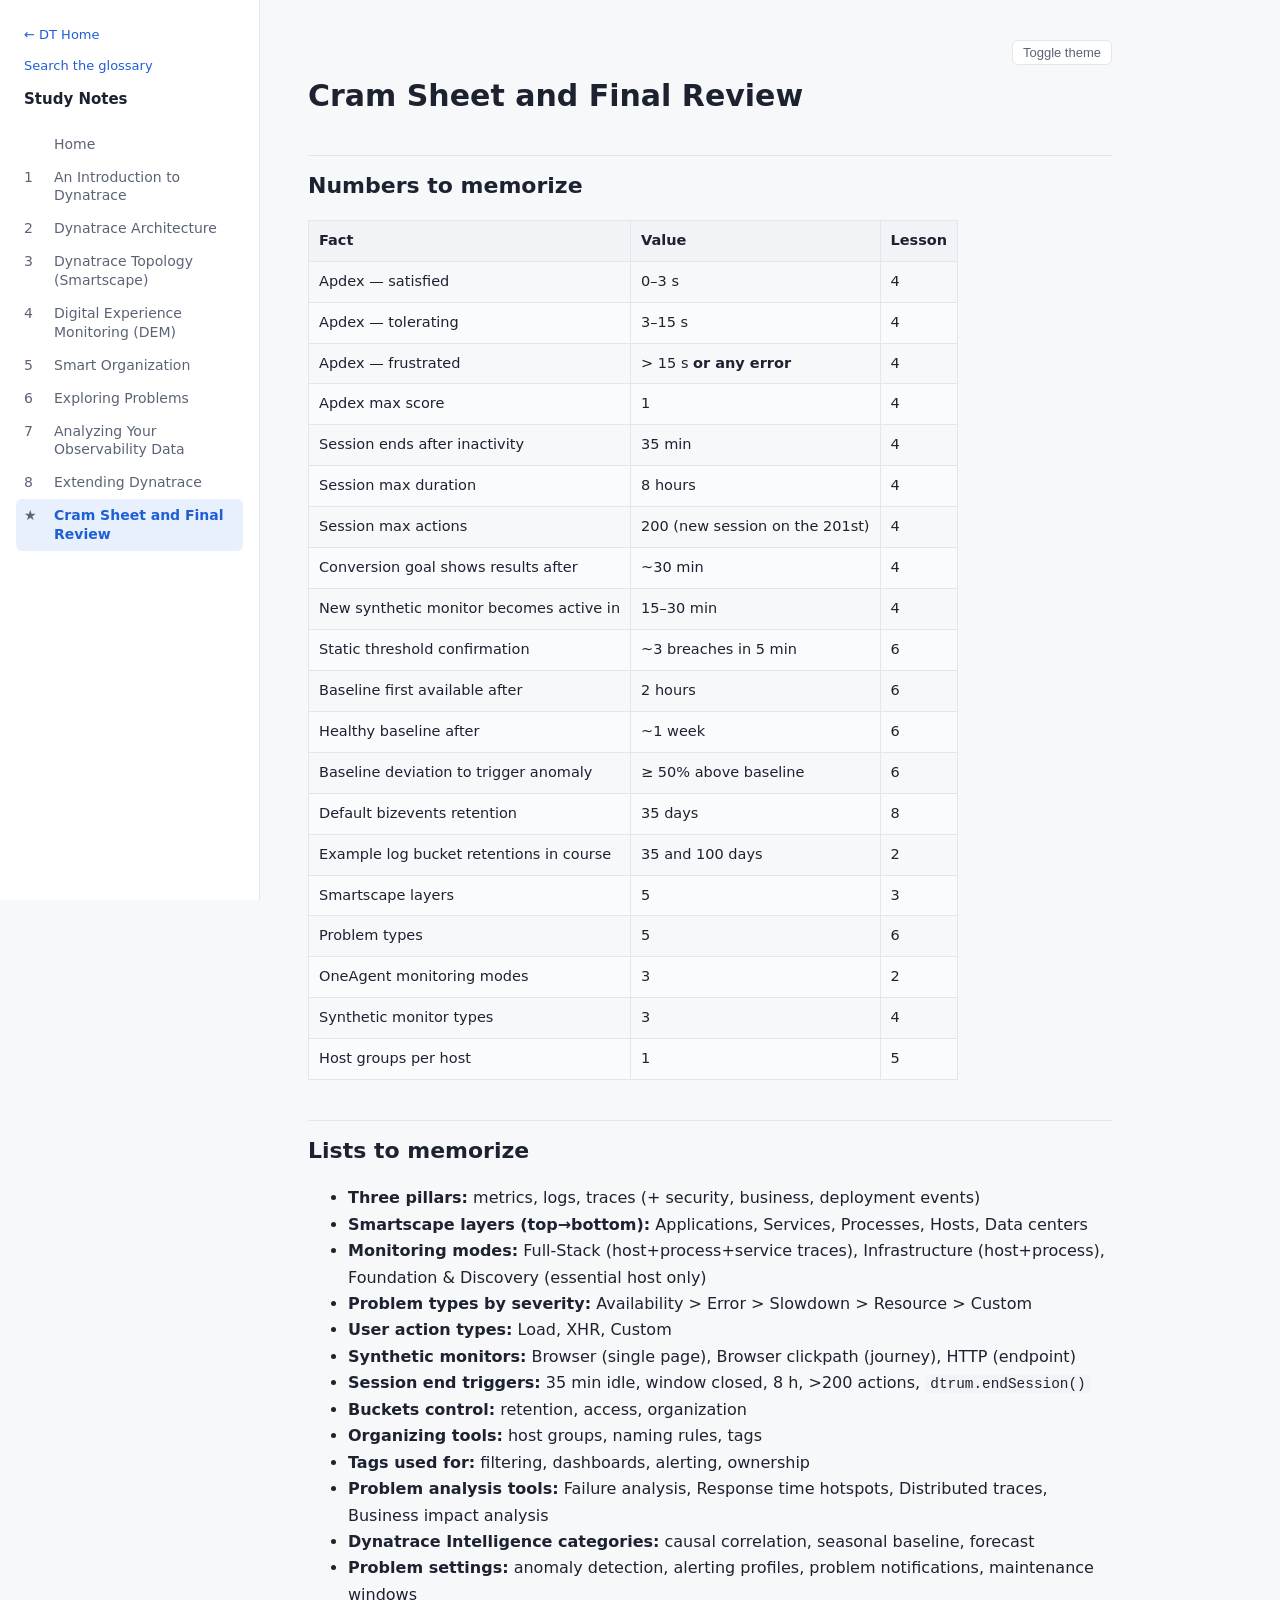
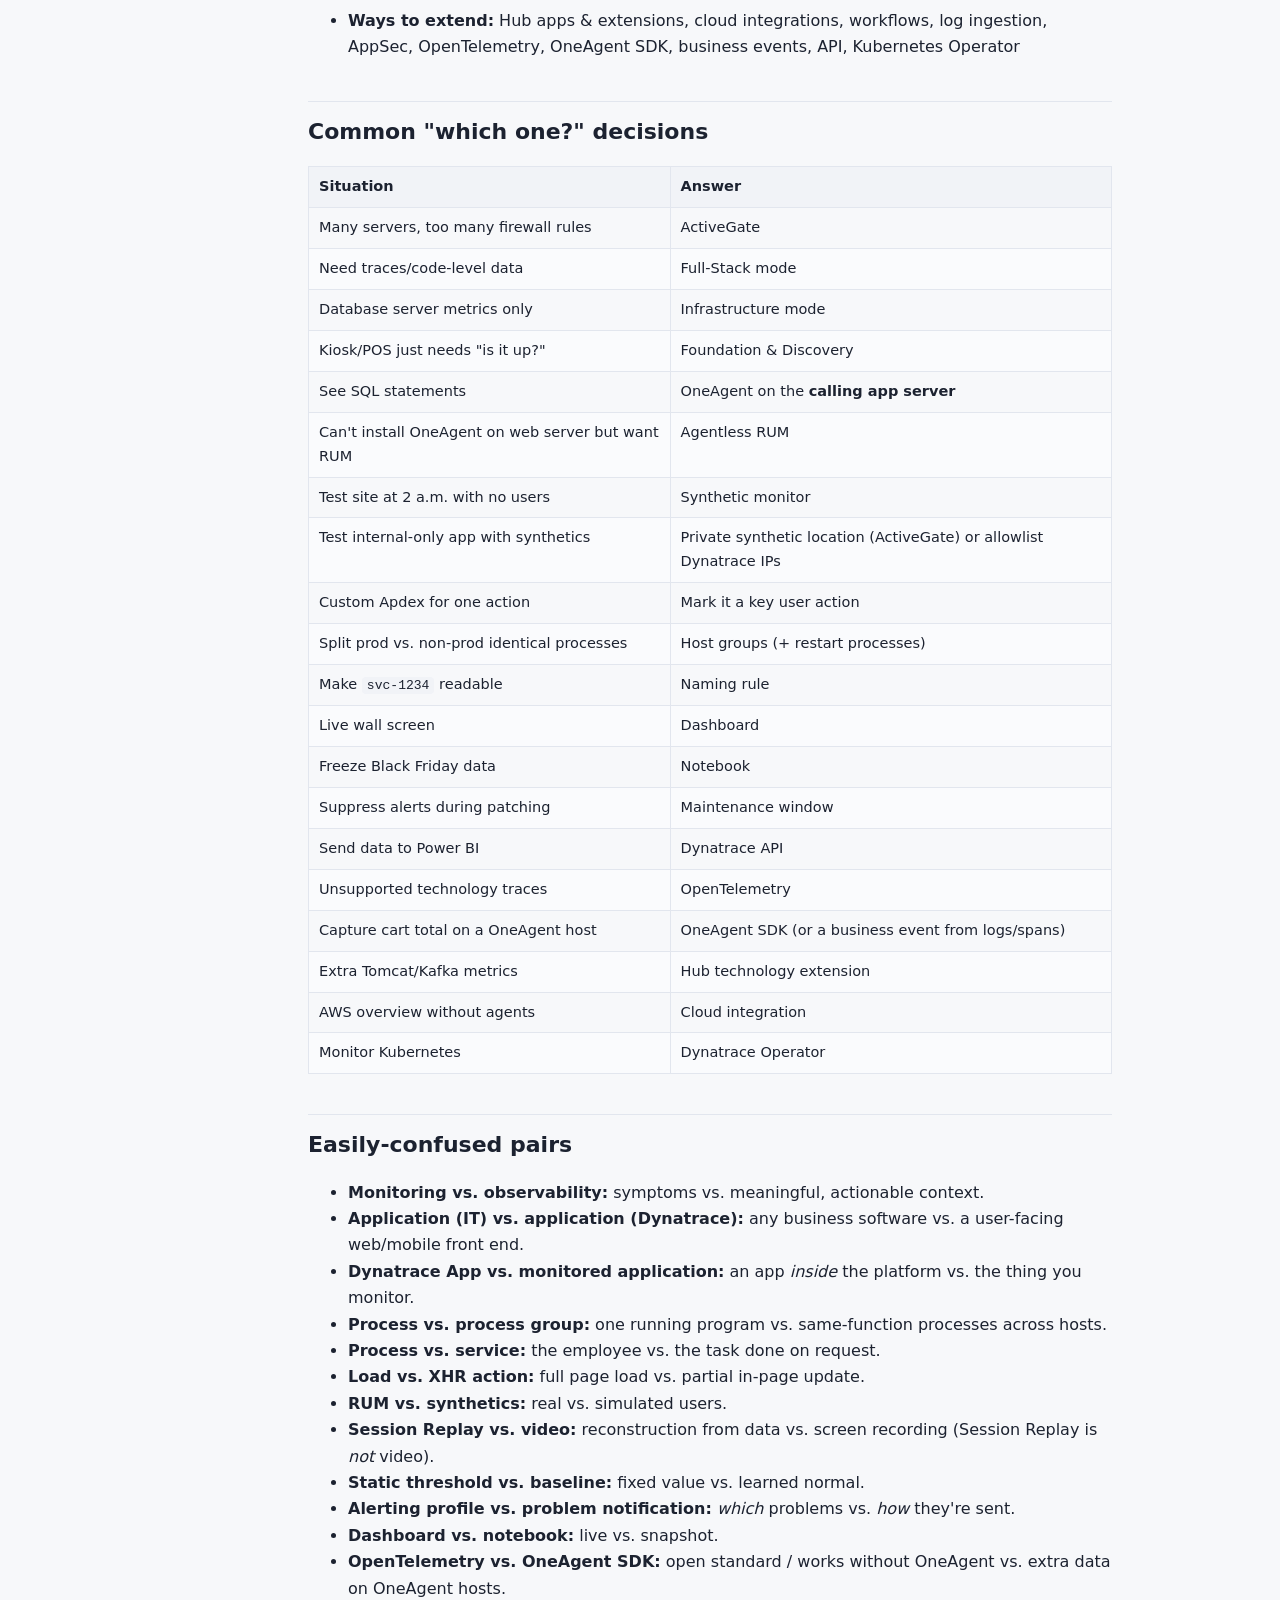
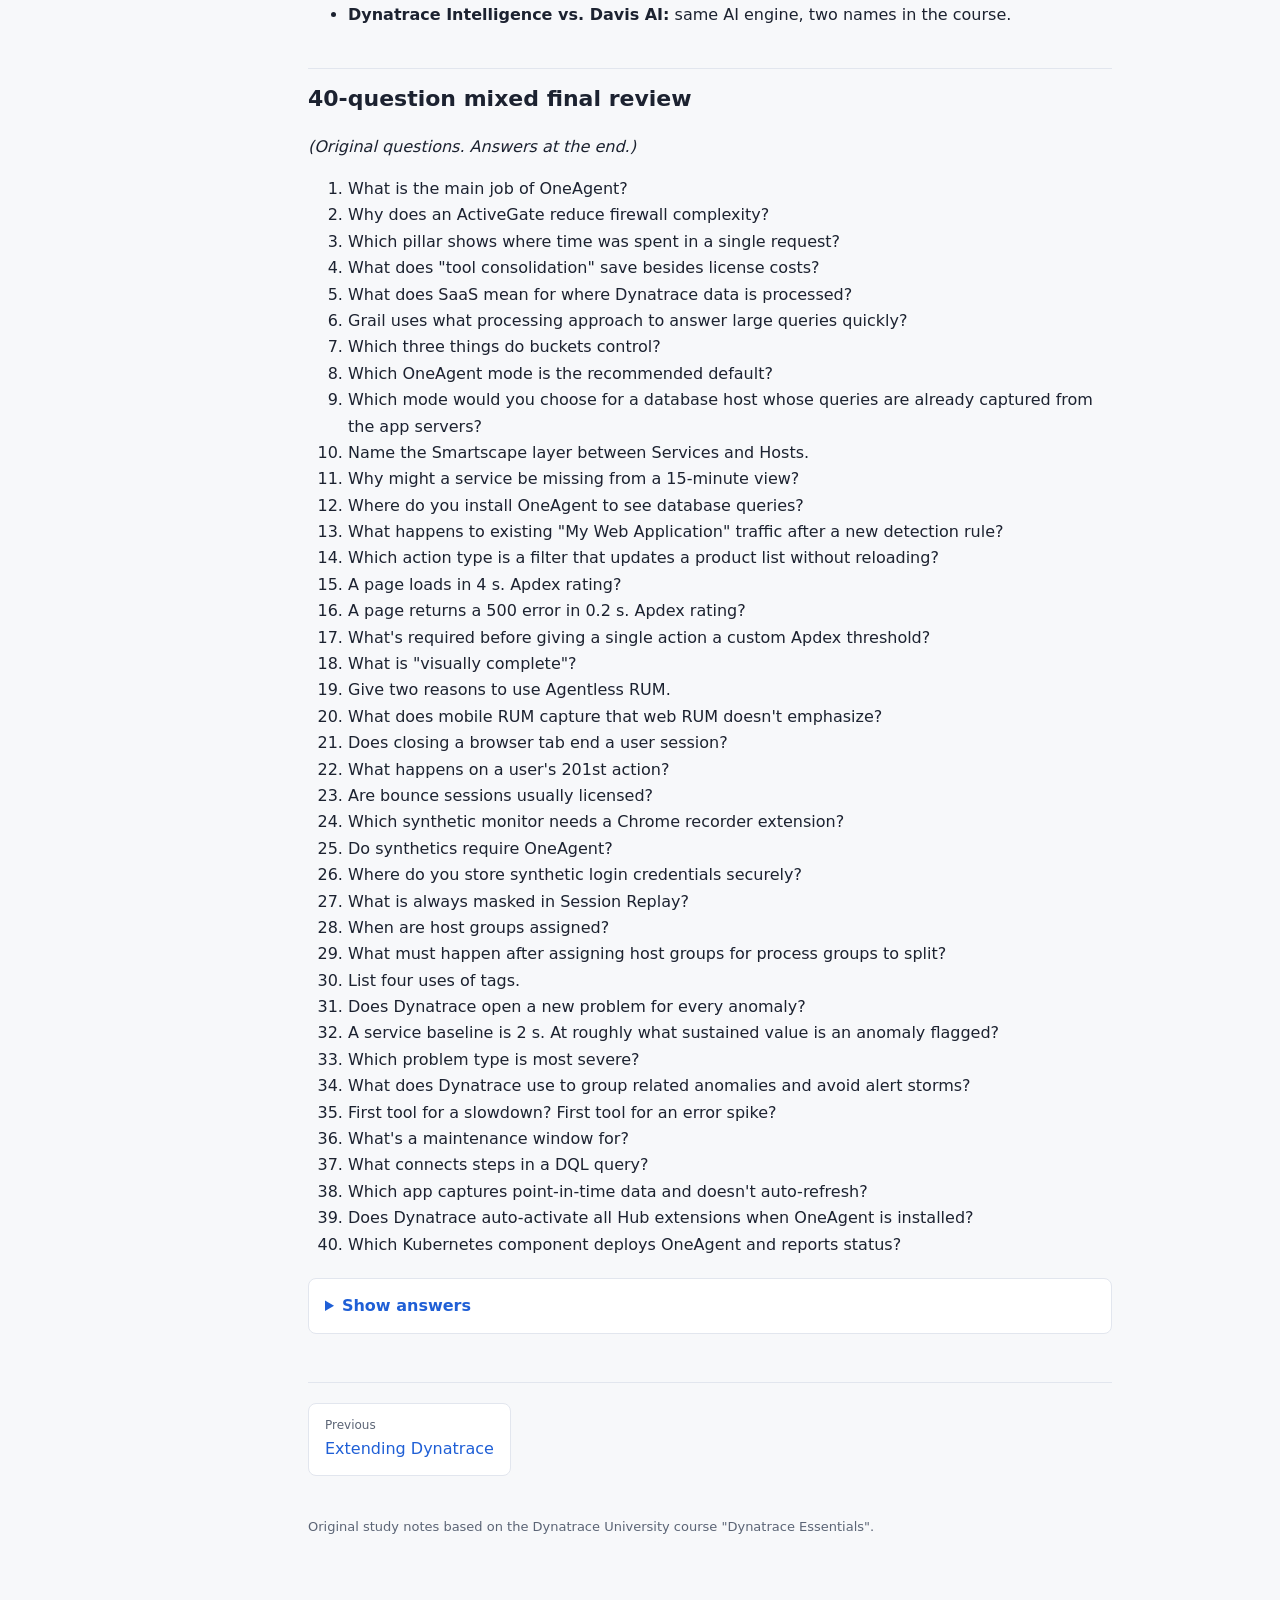
<file: docs/09-cram-sheet-and-final-review.html>
<!doctype html>
<html lang="en">
<head>
<meta charset="utf-8">
<meta name="viewport" content="width=device-width, initial-scale=1">
<title>Cram Sheet and Final Review · Dynatrace Essentials Notes</title>
<link rel="stylesheet" href="style.css">

<script>
(function(){
  var r=document.documentElement;
  try{var t=localStorage.getItem('theme'); if(t) r.setAttribute('data-theme',t);}catch(e){}
  document.addEventListener('DOMContentLoaded',function(){
    var b=document.querySelector('.theme-btn'); if(!b) return;
    b.addEventListener('click',function(){
      var dark = r.getAttribute('data-theme')==='dark' ||
        (!r.getAttribute('data-theme') && matchMedia('(prefers-color-scheme: dark)').matches);
      var n = dark ? 'light' : 'dark'; r.setAttribute('data-theme',n);
      try{localStorage.setItem('theme',n);}catch(e){}
    });
  });
})();
</script>

</head>
<body>
<div class="layout">
<nav class="side" aria-label="Lessons">
<a class="brand home-link" href="../index.html">← DT Home</a>
<a class="brand home-link" href="../learn/glossary.html">Search the glossary</a>
<div class="brand">Study Notes</div>
<ol>
<li><a href="index.html"><span class="n"></span><span>Home</span></a></li>
<li><a href="01-introduction-to-dynatrace.html"><span class="n">1</span><span>An Introduction to Dynatrace</span></a></li>
<li><a href="02-dynatrace-architecture.html"><span class="n">2</span><span>Dynatrace Architecture</span></a></li>
<li><a href="03-dynatrace-topology.html"><span class="n">3</span><span>Dynatrace Topology (Smartscape)</span></a></li>
<li><a href="04-digital-experience-monitoring.html"><span class="n">4</span><span>Digital Experience Monitoring (DEM)</span></a></li>
<li><a href="05-smart-organization.html"><span class="n">5</span><span>Smart Organization</span></a></li>
<li><a href="06-exploring-problems.html"><span class="n">6</span><span>Exploring Problems</span></a></li>
<li><a href="07-analyzing-observability-data.html"><span class="n">7</span><span>Analyzing Your Observability Data</span></a></li>
<li><a href="08-extending-dynatrace.html"><span class="n">8</span><span>Extending Dynatrace</span></a></li>
<li><a href="09-cram-sheet-and-final-review.html" class="active"><span class="n">★</span><span>Cram Sheet and Final Review</span></a></li>
</ol>
</nav>
<main>
<div class="topbar"><button class="theme-btn" type="button">Toggle theme</button></div>
<h1 id="cram-sheet-and-final-review">Cram Sheet and Final Review</h1>
<h2 id="numbers-to-memorize">Numbers to memorize</h2>
<table>
<thead>
<tr>
<th>Fact</th>
<th>Value</th>
<th>Lesson</th>
</tr>
</thead>
<tbody>
<tr>
<td>Apdex — satisfied</td>
<td>0–3 s</td>
<td>4</td>
</tr>
<tr>
<td>Apdex — tolerating</td>
<td>3–15 s</td>
<td>4</td>
</tr>
<tr>
<td>Apdex — frustrated</td>
<td>&gt; 15 s <strong>or any error</strong></td>
<td>4</td>
</tr>
<tr>
<td>Apdex max score</td>
<td>1</td>
<td>4</td>
</tr>
<tr>
<td>Session ends after inactivity</td>
<td>35 min</td>
<td>4</td>
</tr>
<tr>
<td>Session max duration</td>
<td>8 hours</td>
<td>4</td>
</tr>
<tr>
<td>Session max actions</td>
<td>200 (new session on the 201st)</td>
<td>4</td>
</tr>
<tr>
<td>Conversion goal shows results after</td>
<td>~30 min</td>
<td>4</td>
</tr>
<tr>
<td>New synthetic monitor becomes active in</td>
<td>15–30 min</td>
<td>4</td>
</tr>
<tr>
<td>Static threshold confirmation</td>
<td>~3 breaches in 5 min</td>
<td>6</td>
</tr>
<tr>
<td>Baseline first available after</td>
<td>2 hours</td>
<td>6</td>
</tr>
<tr>
<td>Healthy baseline after</td>
<td>~1 week</td>
<td>6</td>
</tr>
<tr>
<td>Baseline deviation to trigger anomaly</td>
<td>≥ 50% above baseline</td>
<td>6</td>
</tr>
<tr>
<td>Default bizevents retention</td>
<td>35 days</td>
<td>8</td>
</tr>
<tr>
<td>Example log bucket retentions in course</td>
<td>35 and 100 days</td>
<td>2</td>
</tr>
<tr>
<td>Smartscape layers</td>
<td>5</td>
<td>3</td>
</tr>
<tr>
<td>Problem types</td>
<td>5</td>
<td>6</td>
</tr>
<tr>
<td>OneAgent monitoring modes</td>
<td>3</td>
<td>2</td>
</tr>
<tr>
<td>Synthetic monitor types</td>
<td>3</td>
<td>4</td>
</tr>
<tr>
<td>Host groups per host</td>
<td>1</td>
<td>5</td>
</tr>
</tbody>
</table>
<h2 id="lists-to-memorize">Lists to memorize</h2>
<ul>
<li><strong>Three pillars:</strong> metrics, logs, traces (+ security, business, deployment events)</li>
<li><strong>Smartscape layers (top→bottom):</strong> Applications, Services, Processes, Hosts, Data centers</li>
<li><strong>Monitoring modes:</strong> Full-Stack (host+process+service traces), Infrastructure (host+process), Foundation &amp; Discovery (essential host only)</li>
<li><strong>Problem types by severity:</strong> Availability &gt; Error &gt; Slowdown &gt; Resource &gt; Custom</li>
<li><strong>User action types:</strong> Load, XHR, Custom</li>
<li><strong>Synthetic monitors:</strong> Browser (single page), Browser clickpath (journey), HTTP (endpoint)</li>
<li><strong>Session end triggers:</strong> 35 min idle, window closed, 8 h, &gt;200 actions, <code>dtrum.endSession()</code></li>
<li><strong>Buckets control:</strong> retention, access, organization</li>
<li><strong>Organizing tools:</strong> host groups, naming rules, tags</li>
<li><strong>Tags used for:</strong> filtering, dashboards, alerting, ownership</li>
<li><strong>Problem analysis tools:</strong> Failure analysis, Response time hotspots, Distributed traces, Business impact analysis</li>
<li><strong>Dynatrace Intelligence categories:</strong> causal correlation, seasonal baseline, forecast</li>
<li><strong>Problem settings:</strong> anomaly detection, alerting profiles, problem notifications, maintenance windows</li>
<li><strong>Ways to extend:</strong> Hub apps &amp; extensions, cloud integrations, workflows, log ingestion, AppSec, OpenTelemetry, OneAgent SDK, business events, API, Kubernetes Operator</li>
</ul>
<h2 id="common-which-one-decisions">Common "which one?" decisions</h2>
<table>
<thead>
<tr>
<th>Situation</th>
<th>Answer</th>
</tr>
</thead>
<tbody>
<tr>
<td>Many servers, too many firewall rules</td>
<td>ActiveGate</td>
</tr>
<tr>
<td>Need traces/code-level data</td>
<td>Full-Stack mode</td>
</tr>
<tr>
<td>Database server metrics only</td>
<td>Infrastructure mode</td>
</tr>
<tr>
<td>Kiosk/POS just needs "is it up?"</td>
<td>Foundation &amp; Discovery</td>
</tr>
<tr>
<td>See SQL statements</td>
<td>OneAgent on the <strong>calling app server</strong></td>
</tr>
<tr>
<td>Can't install OneAgent on web server but want RUM</td>
<td>Agentless RUM</td>
</tr>
<tr>
<td>Test site at 2 a.m. with no users</td>
<td>Synthetic monitor</td>
</tr>
<tr>
<td>Test internal-only app with synthetics</td>
<td>Private synthetic location (ActiveGate) or allowlist Dynatrace IPs</td>
</tr>
<tr>
<td>Custom Apdex for one action</td>
<td>Mark it a key user action</td>
</tr>
<tr>
<td>Split prod vs. non-prod identical processes</td>
<td>Host groups (+ restart processes)</td>
</tr>
<tr>
<td>Make <code>svc-1234</code> readable</td>
<td>Naming rule</td>
</tr>
<tr>
<td>Live wall screen</td>
<td>Dashboard</td>
</tr>
<tr>
<td>Freeze Black Friday data</td>
<td>Notebook</td>
</tr>
<tr>
<td>Suppress alerts during patching</td>
<td>Maintenance window</td>
</tr>
<tr>
<td>Send data to Power BI</td>
<td>Dynatrace API</td>
</tr>
<tr>
<td>Unsupported technology traces</td>
<td>OpenTelemetry</td>
</tr>
<tr>
<td>Capture cart total on a OneAgent host</td>
<td>OneAgent SDK (or a business event from logs/spans)</td>
</tr>
<tr>
<td>Extra Tomcat/Kafka metrics</td>
<td>Hub technology extension</td>
</tr>
<tr>
<td>AWS overview without agents</td>
<td>Cloud integration</td>
</tr>
<tr>
<td>Monitor Kubernetes</td>
<td>Dynatrace Operator</td>
</tr>
</tbody>
</table>
<h2 id="easily-confused-pairs">Easily-confused pairs</h2>
<ul>
<li><strong>Monitoring vs. observability:</strong> symptoms vs. meaningful, actionable context.</li>
<li><strong>Application (IT) vs. application (Dynatrace):</strong> any business software vs. a user-facing web/mobile front end.</li>
<li><strong>Dynatrace App vs. monitored application:</strong> an app <em>inside</em> the platform vs. the thing you monitor.</li>
<li><strong>Process vs. process group:</strong> one running program vs. same-function processes across hosts.</li>
<li><strong>Process vs. service:</strong> the employee vs. the task done on request.</li>
<li><strong>Load vs. XHR action:</strong> full page load vs. partial in-page update.</li>
<li><strong>RUM vs. synthetics:</strong> real vs. simulated users.</li>
<li><strong>Session Replay vs. video:</strong> reconstruction from data vs. screen recording (Session Replay is <em>not</em> video).</li>
<li><strong>Static threshold vs. baseline:</strong> fixed value vs. learned normal.</li>
<li><strong>Alerting profile vs. problem notification:</strong> <em>which</em> problems vs. <em>how</em> they're sent.</li>
<li><strong>Dashboard vs. notebook:</strong> live vs. snapshot.</li>
<li><strong>OpenTelemetry vs. OneAgent SDK:</strong> open standard / works without OneAgent vs. extra data on OneAgent hosts.</li>
<li><strong>Dynatrace Intelligence vs. Davis AI:</strong> same AI engine, two names in the course.</li>
</ul>
<hr />
<h2 id="40-question-mixed-final-review">40-question mixed final review</h2>
<p><em>(Original questions. Answers at the end.)</em></p>
<ol>
<li>What is the main job of OneAgent?</li>
<li>Why does an ActiveGate reduce firewall complexity?</li>
<li>Which pillar shows where time was spent in a single request?</li>
<li>What does "tool consolidation" save besides license costs?</li>
<li>What does SaaS mean for where Dynatrace data is processed?</li>
<li>Grail uses what processing approach to answer large queries quickly?</li>
<li>Which three things do buckets control?</li>
<li>Which OneAgent mode is the recommended default?</li>
<li>Which mode would you choose for a database host whose queries are already captured from the app servers?</li>
<li>Name the Smartscape layer between Services and Hosts.</li>
<li>Why might a service be missing from a 15-minute view?</li>
<li>Where do you install OneAgent to see database queries?</li>
<li>What happens to existing "My Web Application" traffic after a new detection rule?</li>
<li>Which action type is a filter that updates a product list without reloading?</li>
<li>A page loads in 4 s. Apdex rating?</li>
<li>A page returns a 500 error in 0.2 s. Apdex rating?</li>
<li>What's required before giving a single action a custom Apdex threshold?</li>
<li>What is "visually complete"?</li>
<li>Give two reasons to use Agentless RUM.</li>
<li>What does mobile RUM capture that web RUM doesn't emphasize?</li>
<li>Does closing a browser tab end a user session?</li>
<li>What happens on a user's 201st action?</li>
<li>Are bounce sessions usually licensed?</li>
<li>Which synthetic monitor needs a Chrome recorder extension?</li>
<li>Do synthetics require OneAgent?</li>
<li>Where do you store synthetic login credentials securely?</li>
<li>What is always masked in Session Replay?</li>
<li>When are host groups assigned?</li>
<li>What must happen after assigning host groups for process groups to split?</li>
<li>List four uses of tags.</li>
<li>Does Dynatrace open a new problem for every anomaly?</li>
<li>A service baseline is 2 s. At roughly what sustained value is an anomaly flagged?</li>
<li>Which problem type is most severe?</li>
<li>What does Dynatrace use to group related anomalies and avoid alert storms?</li>
<li>First tool for a slowdown? First tool for an error spike?</li>
<li>What's a maintenance window for?</li>
<li>What connects steps in a DQL query?</li>
<li>Which app captures point-in-time data and doesn't auto-refresh?</li>
<li>Does Dynatrace auto-activate all Hub extensions when OneAgent is installed?</li>
<li>Which Kubernetes component deploys OneAgent and reports status?</li>
</ol>
<details class="answers"><summary>Show answers</summary>
<ol>
<li>Automatically collect logs, metrics, traces, events from the host and send them to Dynatrace.</li>
<li>Many OneAgents send to the ActiveGate; only it needs a path out to Dynatrace (one-way, encrypted, routed).</li>
<li>Traces.</li>
<li>Time and effort: fewer installs, configs, updates, interfaces to learn and switch between.</li>
<li>In Dynatrace's cloud, not on your machines.</li>
<li>Massively parallel processing (many helper servers at once).</li>
<li>Retention, access, organization.</li>
<li>Full-Stack.</li>
<li>Infrastructure mode.</li>
<li>Processes.</li>
<li>It received no requests in that window.</li>
<li>On the application server making the calls.</li>
<li>It stays in "My Web Application"; rules apply to new traffic only.</li>
<li>XHR action.</li>
<li>Tolerating.</li>
<li>Frustrated.</li>
<li>Mark it as a key user action.</li>
<li>When all content visible on screen has loaded.</li>
<li>Any two: no server access; tech doesn't support injection; security policy forbids OneAgent.</li>
<li>App crashes and touch interactions.</li>
<li>No — closing the browser window does.</li>
<li>A new session starts.</li>
<li>Usually not.</li>
<li>Browser clickpath.</li>
<li>No.</li>
<li>The credential vault.</li>
<li>Passwords.</li>
<li>During OneAgent installation.</li>
<li>The processes must restart.</li>
<li>Filtering, dashboards, alerting, ownership.</li>
<li>No — related anomalies attach to an existing problem.</li>
<li>Above 3 s (50% over baseline).</li>
<li>Availability.</li>
<li>Smartscape topology (via Dynatrace Intelligence / Davis AI).</li>
<li>Response Time Hotspots; Failure Analysis.</li>
<li>Suppress alerts/synthetics during planned downtime.</li>
<li>The pipe <code>|</code>.</li>
<li>Notebooks.</li>
<li>No.</li>
<li>The Dynatrace Operator.</li>
</ol>
</details>

<div class="pager"><a href="08-extending-dynatrace.html"><small>Previous</small>Extending Dynatrace</a><span></span></div>
<footer>Original study notes based on the Dynatrace University course "Dynatrace Essentials".</footer>
</main>
</div>
</body>
</html>
</file>
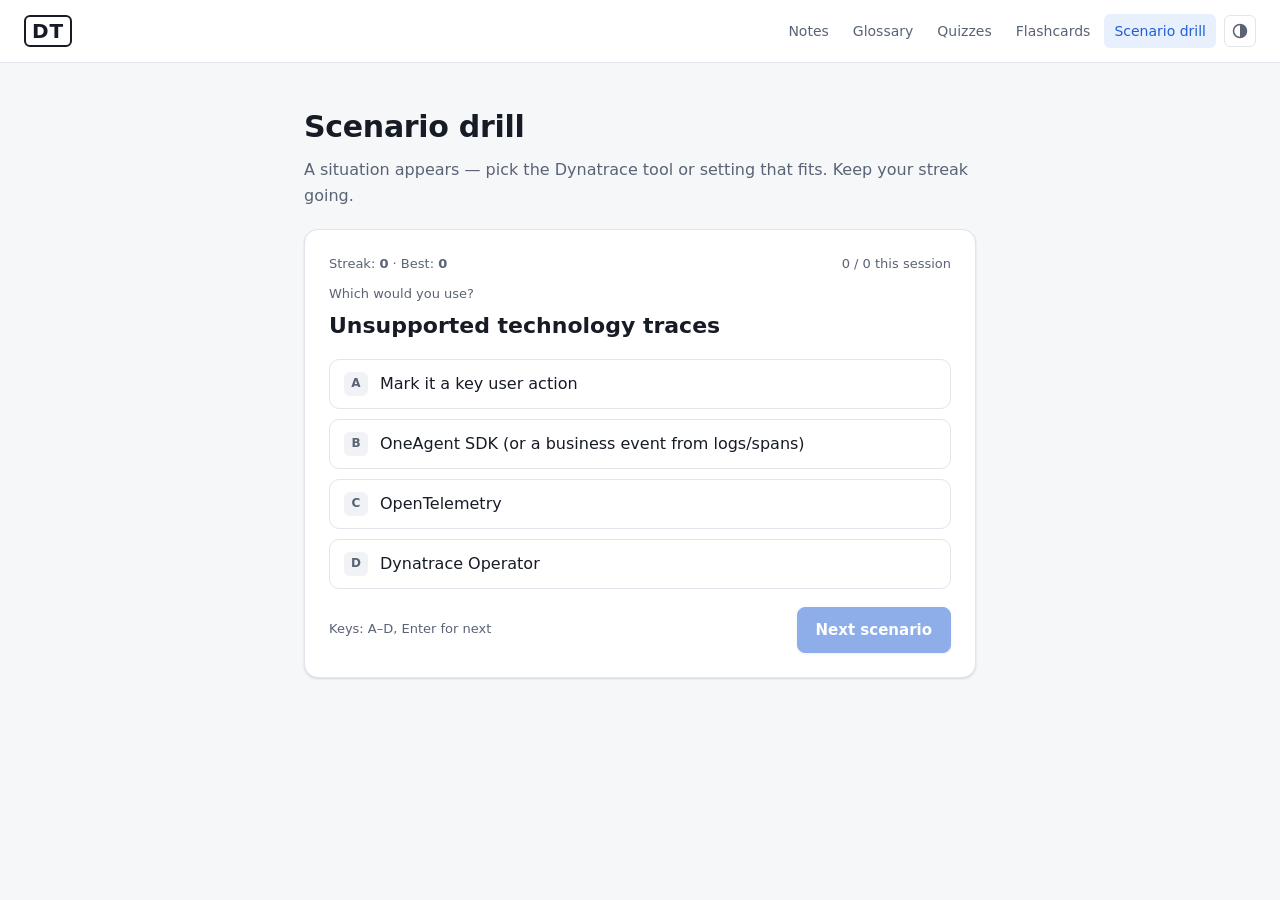
<file: learn/drill.html>
<!doctype html>
<html lang="en">
<head>
<meta charset="utf-8">
<meta name="viewport" content="width=device-width, initial-scale=1">
<title>Scenario drill · DT</title>
<link rel="stylesheet" href="learn.css">
<script src="theme.js"></script>
</head>
<body>
<header class="site">
  <a class="logo" href="../index.html">DT</a>
  <nav class="top">
    <a href="../docs/index.html">Notes</a>
    <a href="glossary.html">Glossary</a>
    <a href="quiz.html">Quizzes</a>
    <a href="flashcards.html">Flashcards</a>
    <a href="drill.html" class="active">Scenario drill</a>
    <button class="theme-btn" type="button" aria-label="Toggle theme"><svg width="16" height="16" viewBox="0 0 16 16" aria-hidden="true"><circle cx="8" cy="8" r="6.5" fill="none" stroke="currentColor" stroke-width="1.5"/><path d="M8 1.5a6.5 6.5 0 0 1 0 13z" fill="currentColor"/></svg></button>
  </nav>
</header>
<main class="wrap narrow">
  <div class="page-head">
    <h1>Scenario drill</h1>
    <p>A situation appears — pick the Dynatrace tool or setting that fits. Keep your streak going.</p>
  </div>
  <div id="stage"></div>
</main>
<script src="data.js"></script>
<script src="store.js"></script>
<script src="drill.js"></script>
</body>
</html>
</file>
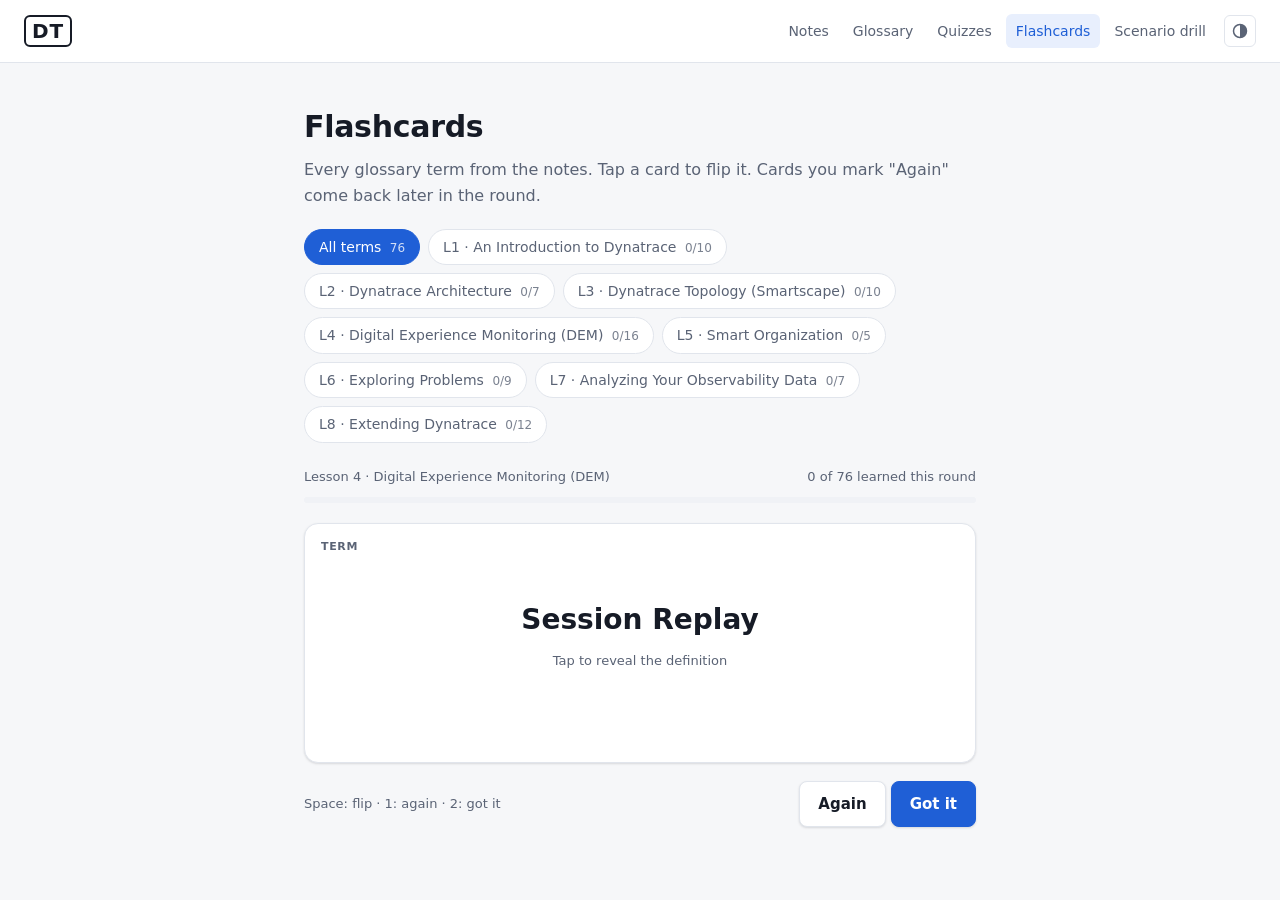
<file: learn/flashcards.html>
<!doctype html>
<html lang="en">
<head>
<meta charset="utf-8">
<meta name="viewport" content="width=device-width, initial-scale=1">
<title>Flashcards · DT</title>
<link rel="stylesheet" href="learn.css">
<script src="theme.js"></script>
</head>
<body>
<header class="site">
  <a class="logo" href="../index.html">DT</a>
  <nav class="top">
    <a href="../docs/index.html">Notes</a>
    <a href="glossary.html">Glossary</a>
    <a href="quiz.html">Quizzes</a>
    <a href="flashcards.html" class="active">Flashcards</a>
    <a href="drill.html">Scenario drill</a>
    <button class="theme-btn" type="button" aria-label="Toggle theme"><svg width="16" height="16" viewBox="0 0 16 16" aria-hidden="true"><circle cx="8" cy="8" r="6.5" fill="none" stroke="currentColor" stroke-width="1.5"/><path d="M8 1.5a6.5 6.5 0 0 1 0 13z" fill="currentColor"/></svg></button>
  </nav>
</header>
<main class="wrap narrow">
  <div class="page-head">
    <h1>Flashcards</h1>
    <p>Every glossary term from the notes. Tap a card to flip it. Cards you mark "Again" come back later in the round.</p>
  </div>
  <div class="picker" id="picker" role="group" aria-label="Choose a deck"></div>
  <div id="stage"></div>
</main>
<script src="data.js"></script>
<script src="store.js"></script>
<script src="flashcards.js"></script>
</body>
</html>
</file>
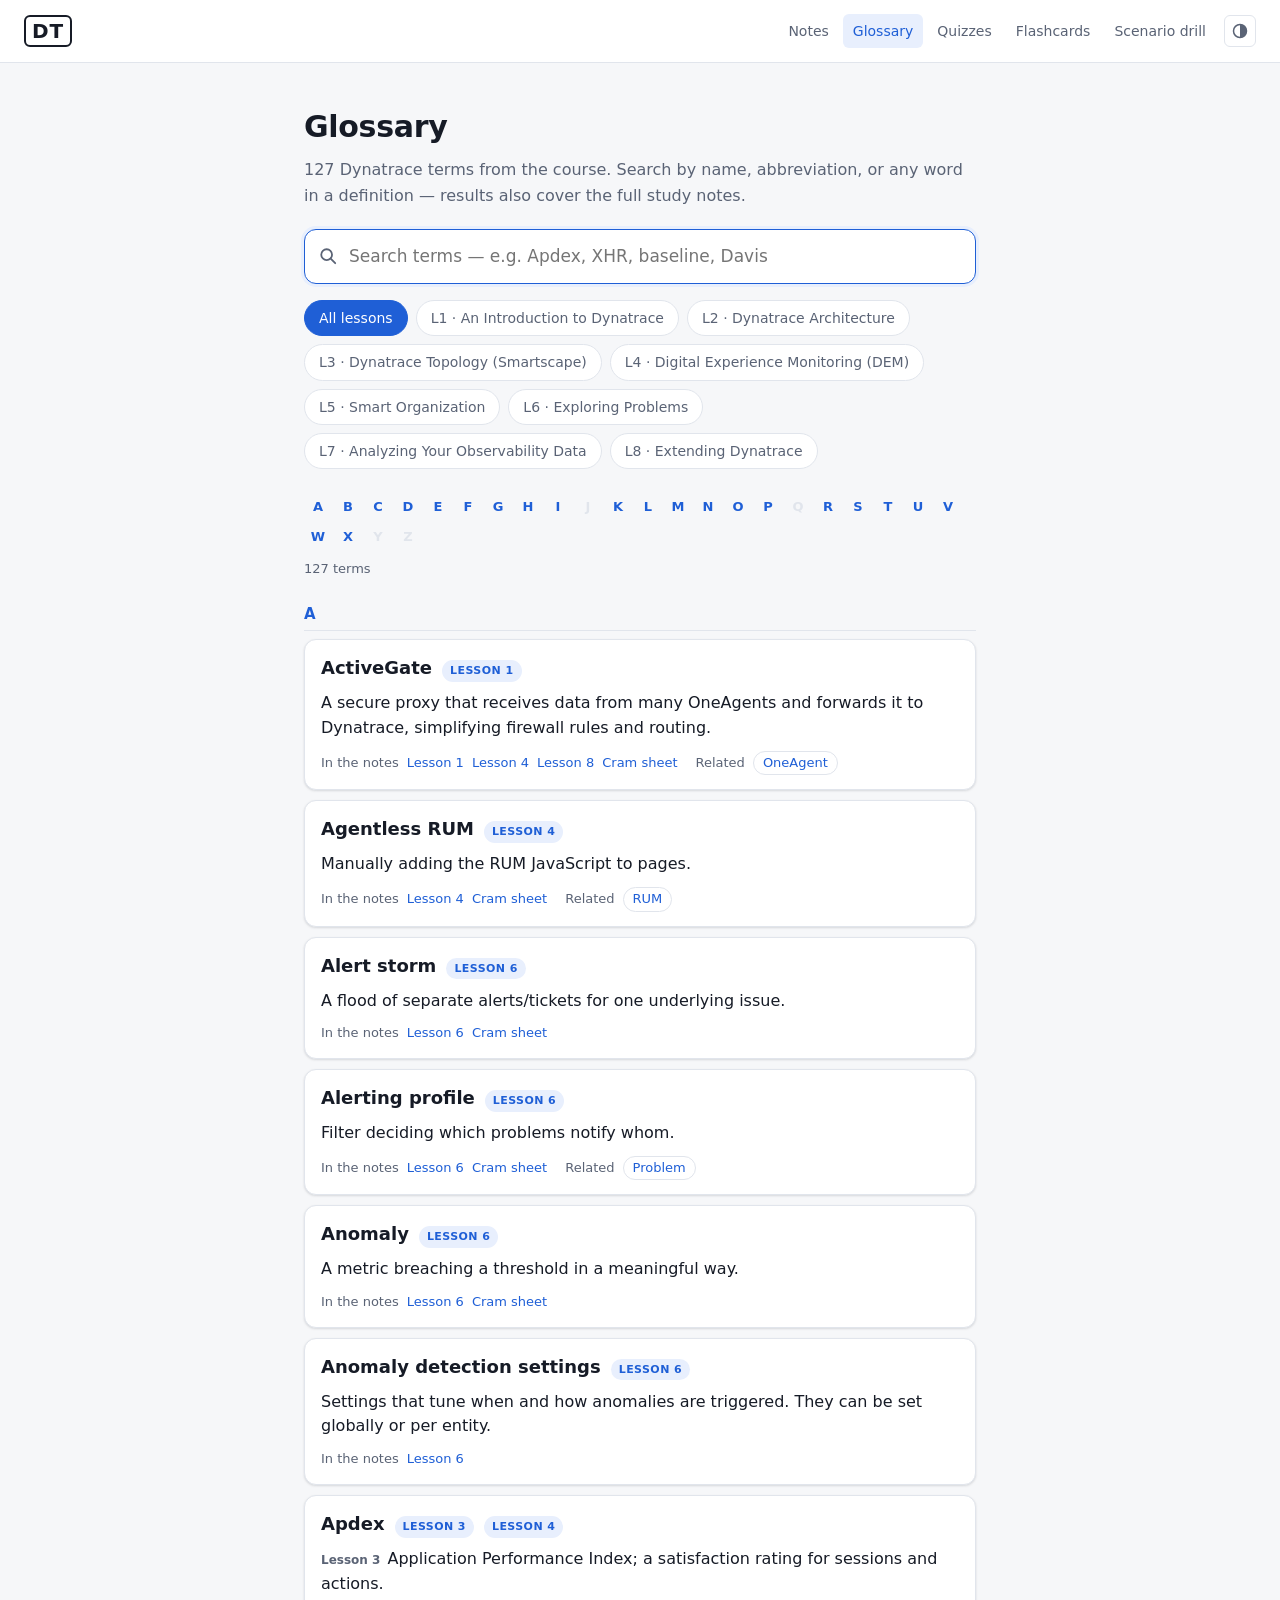
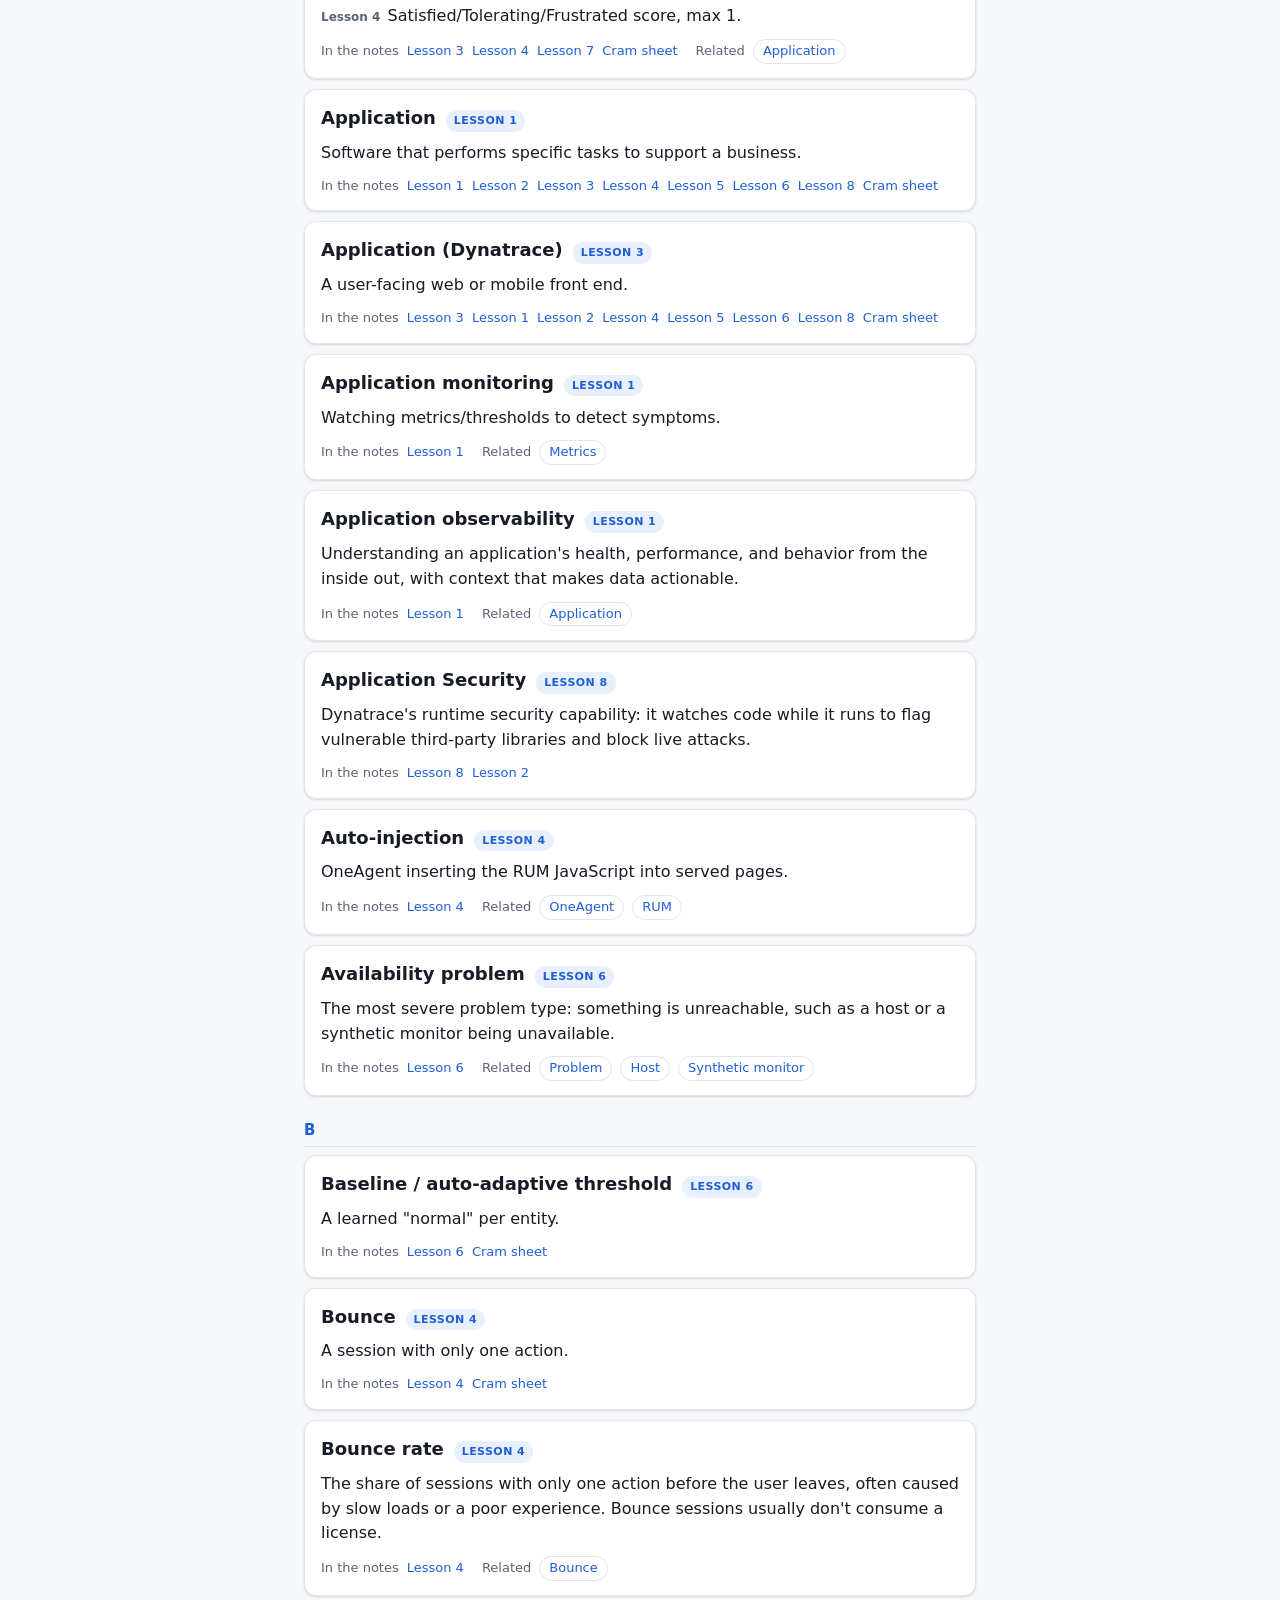
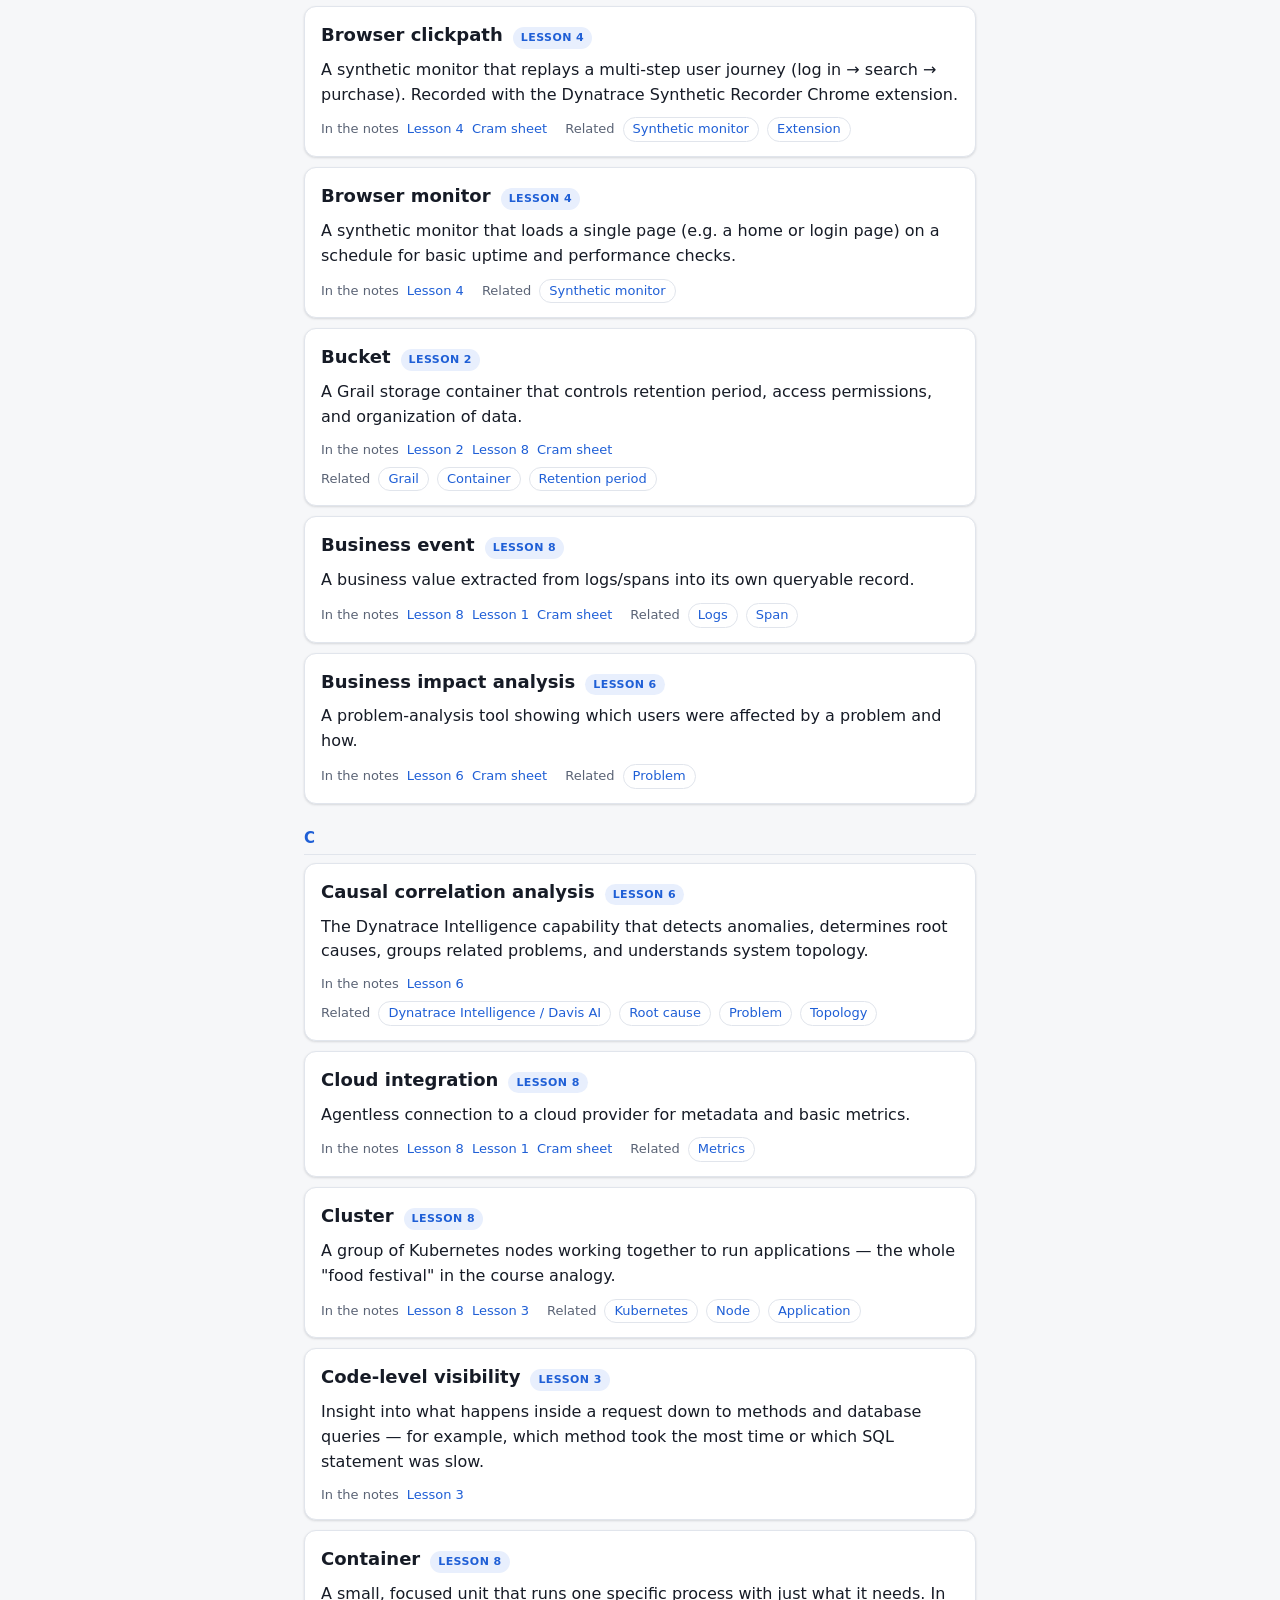
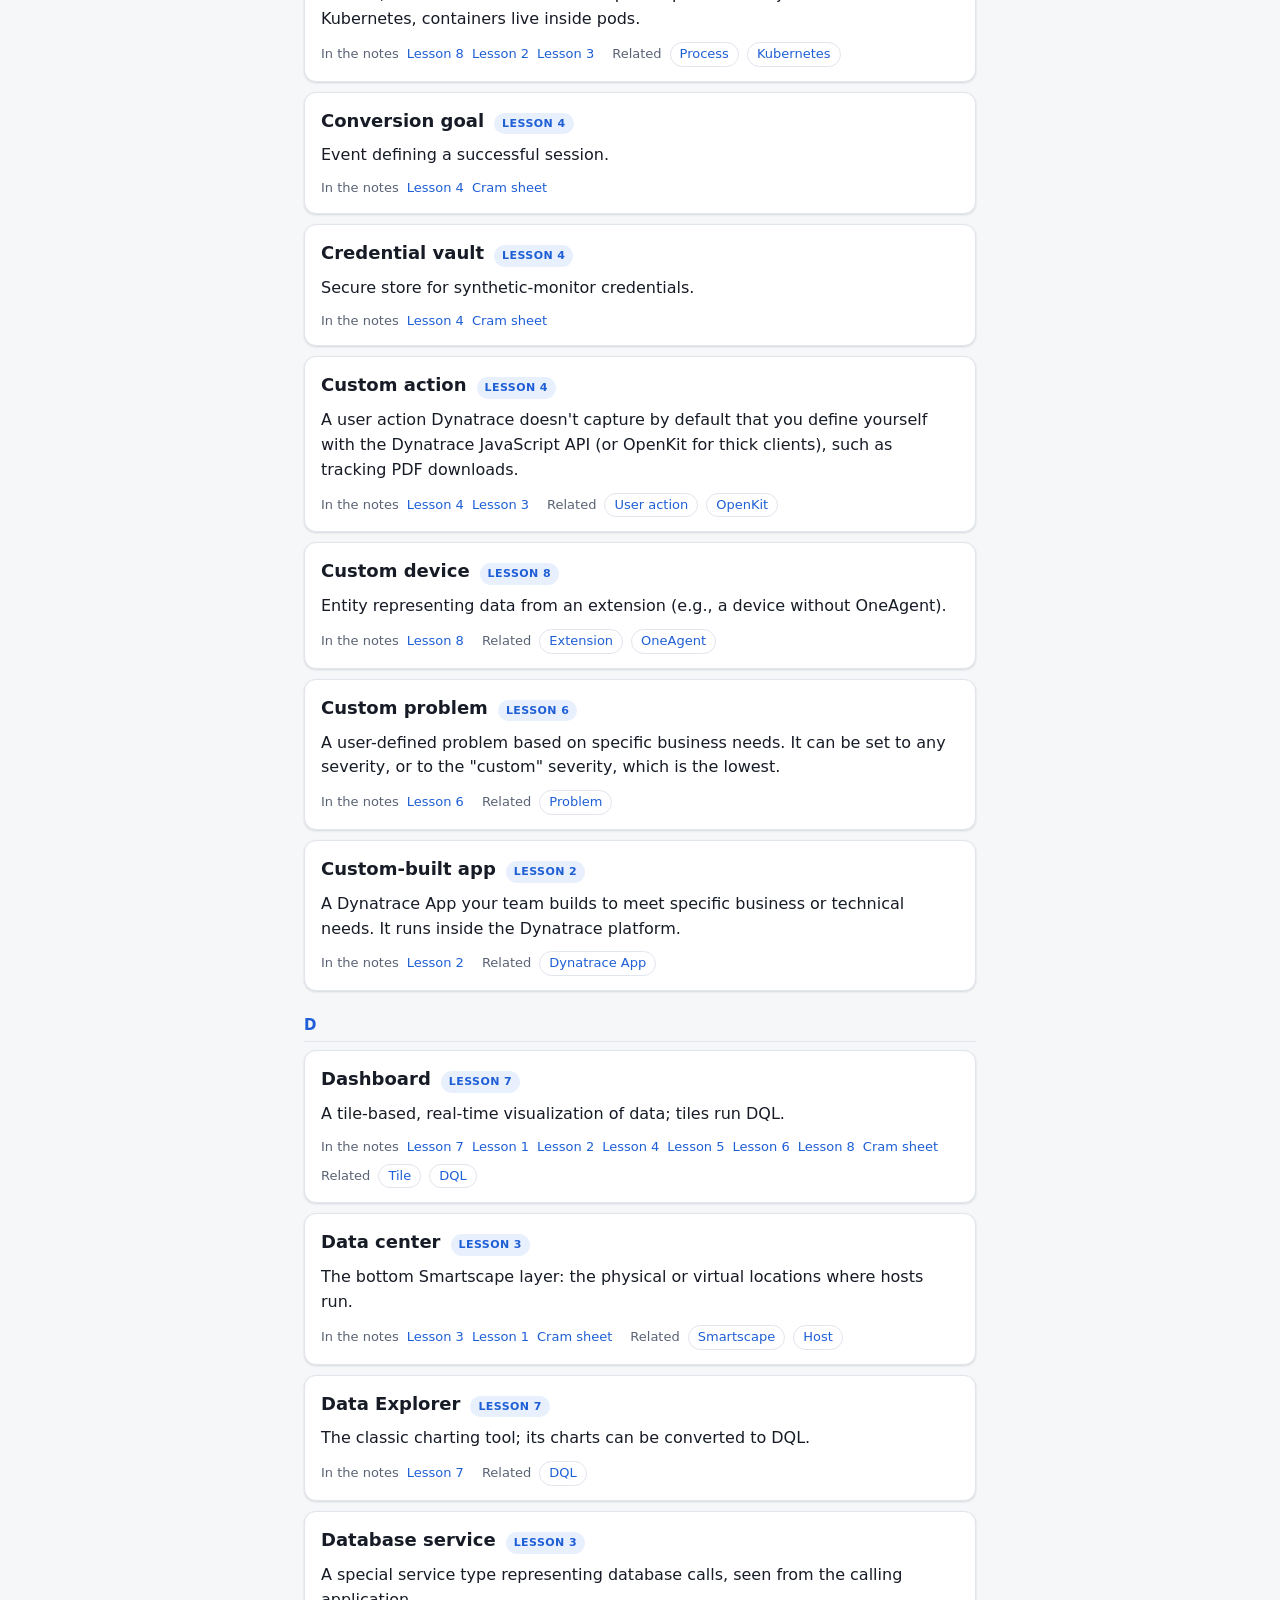
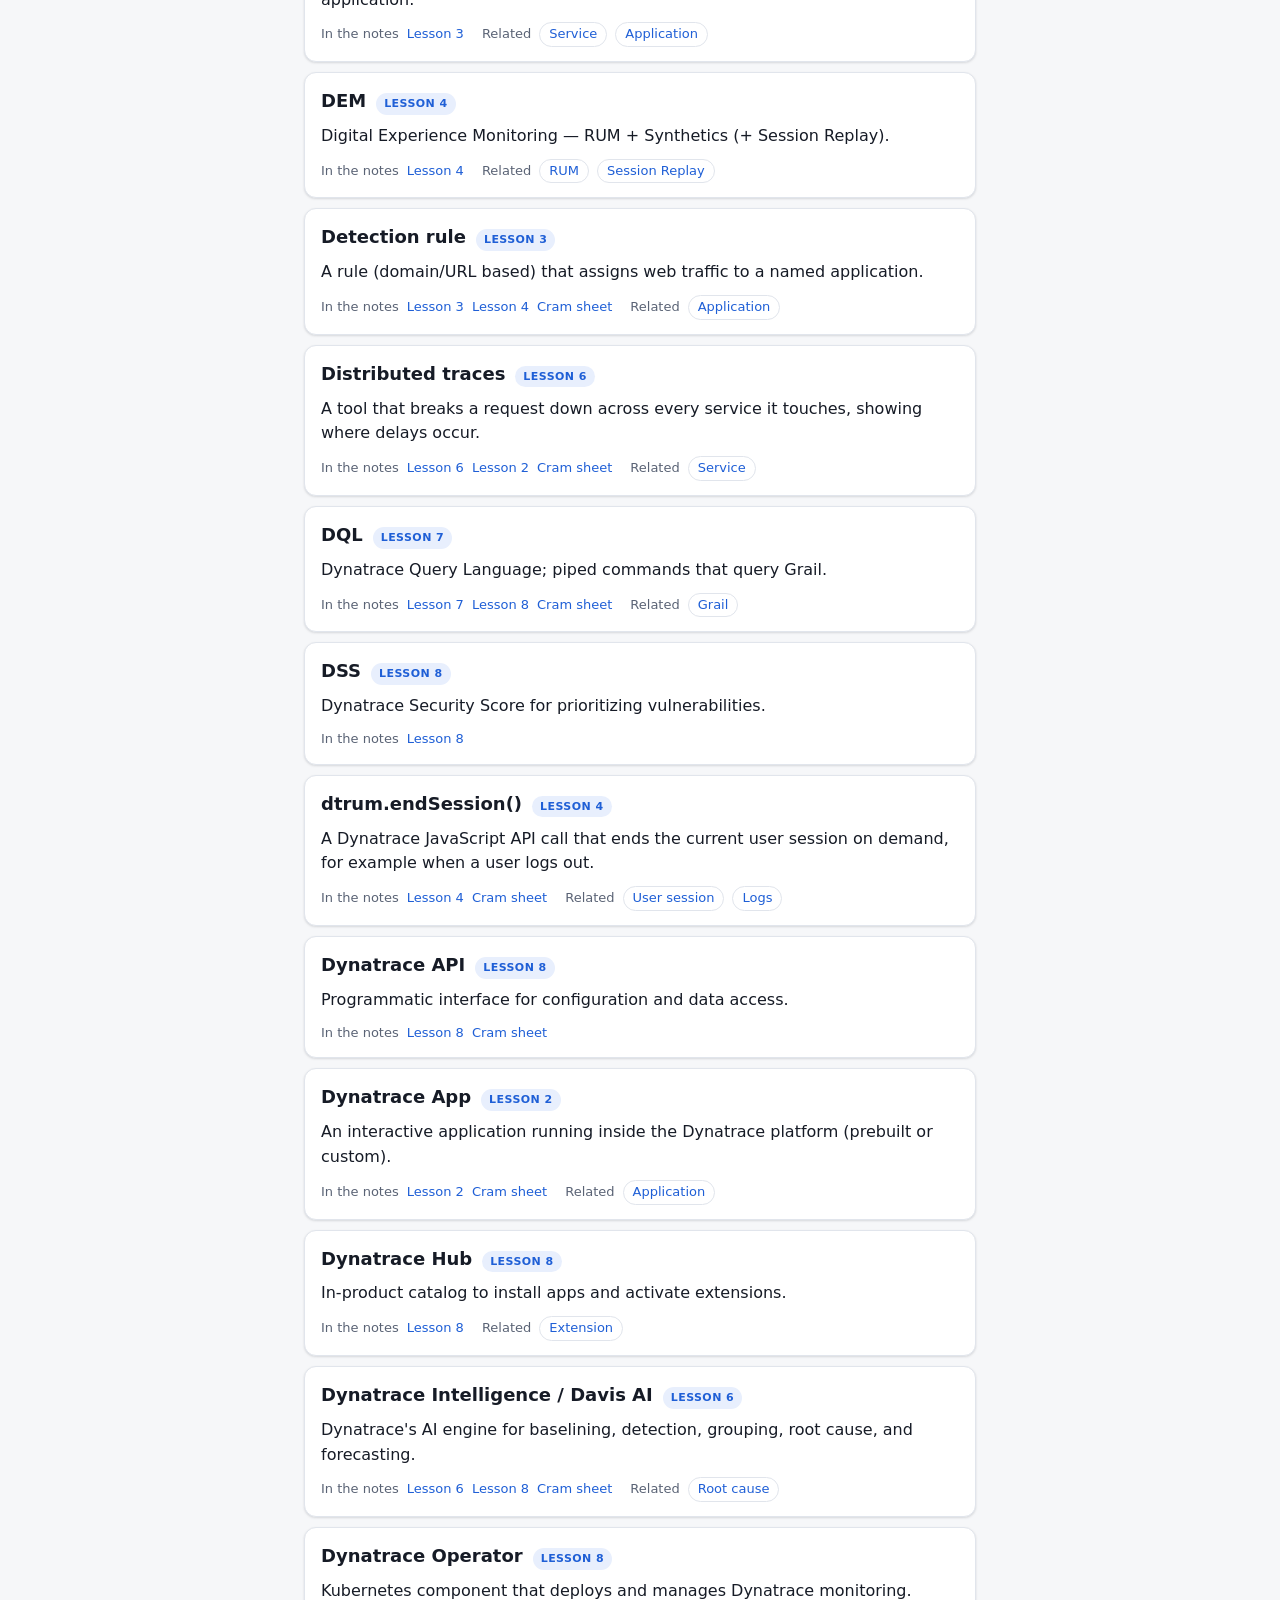
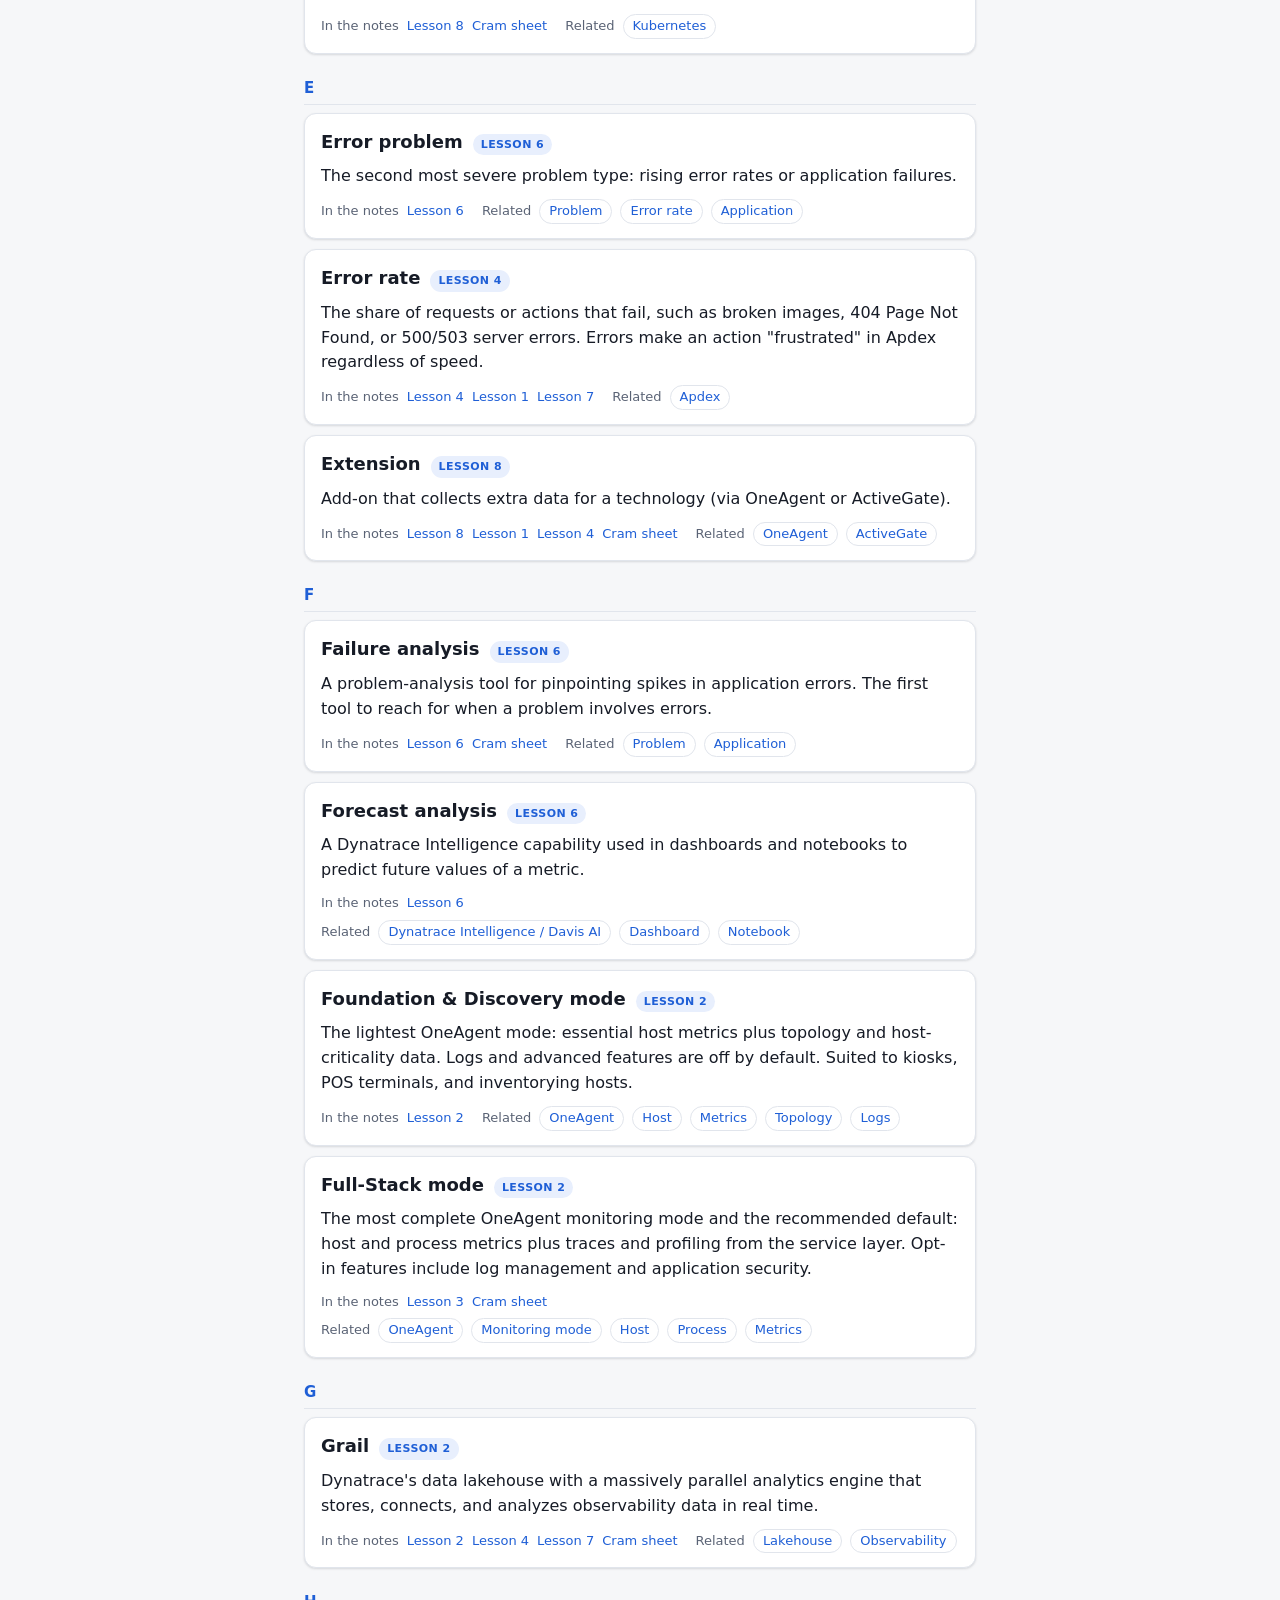
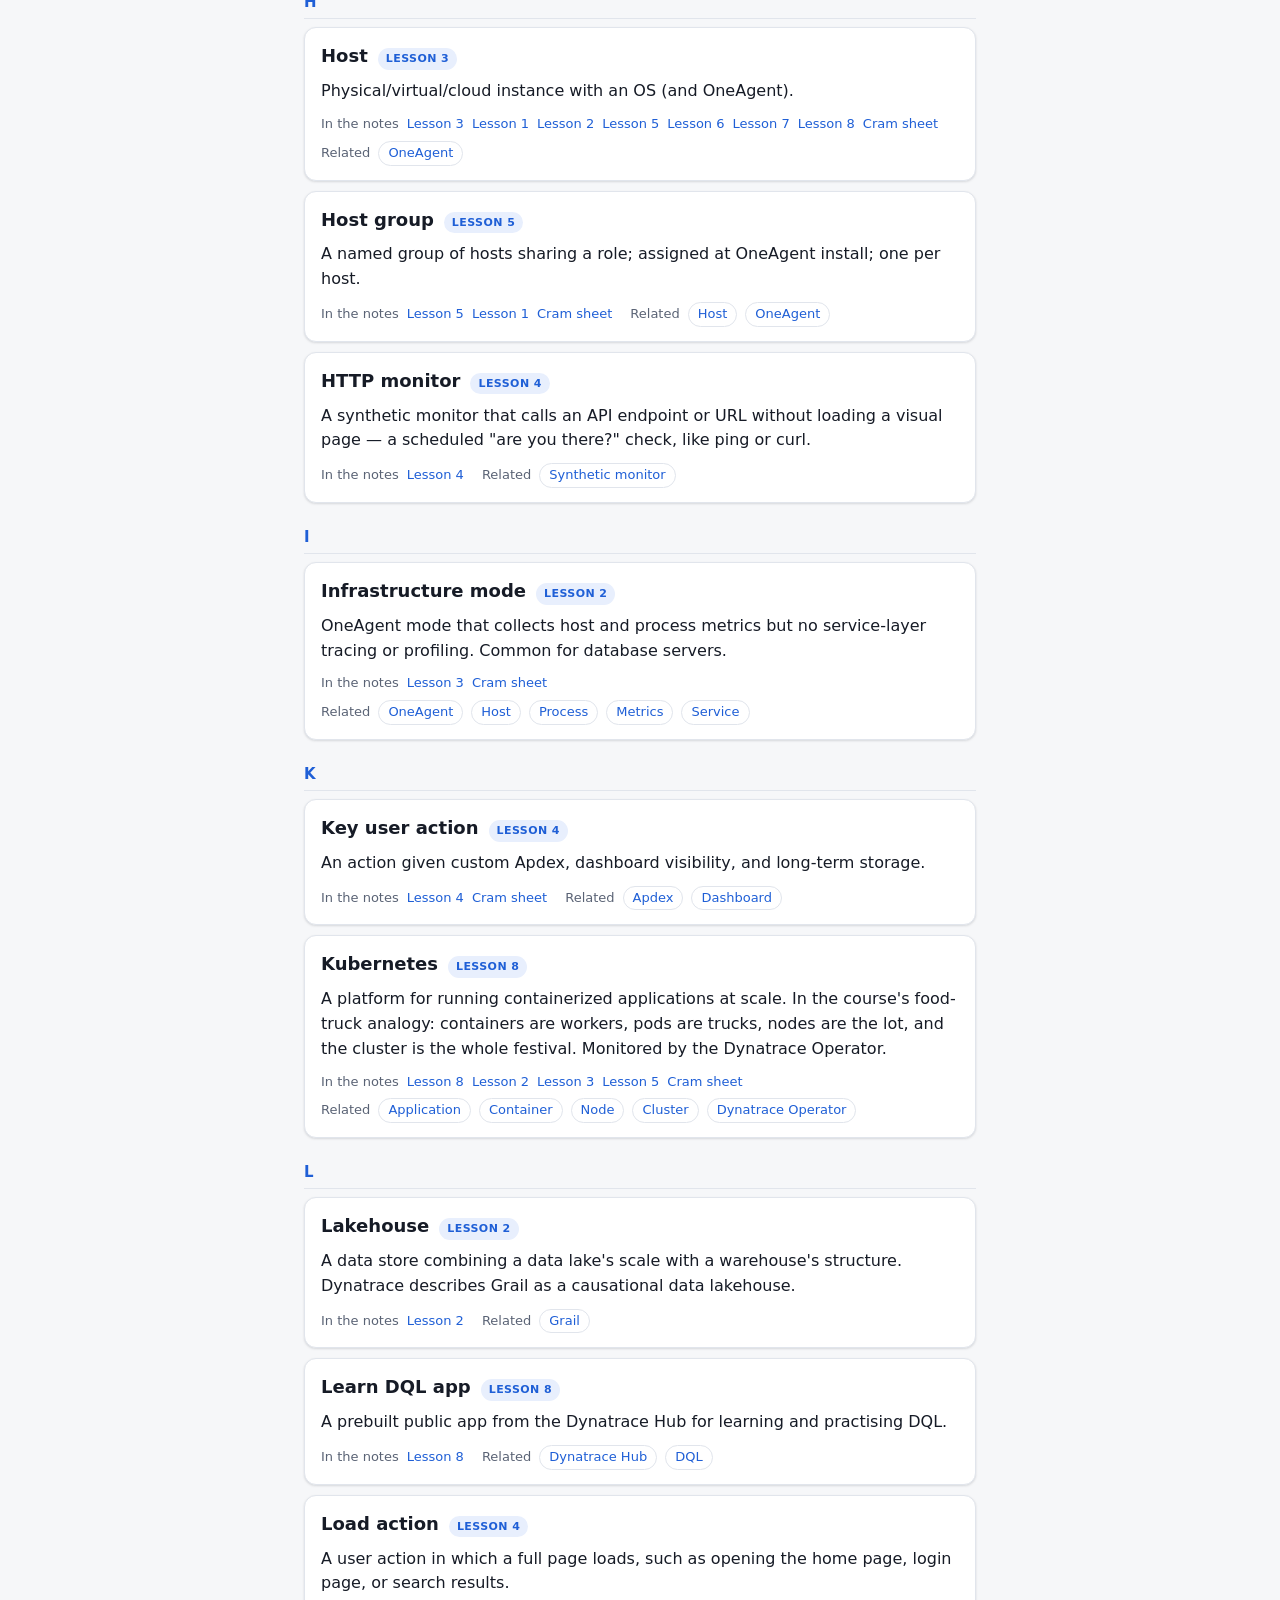
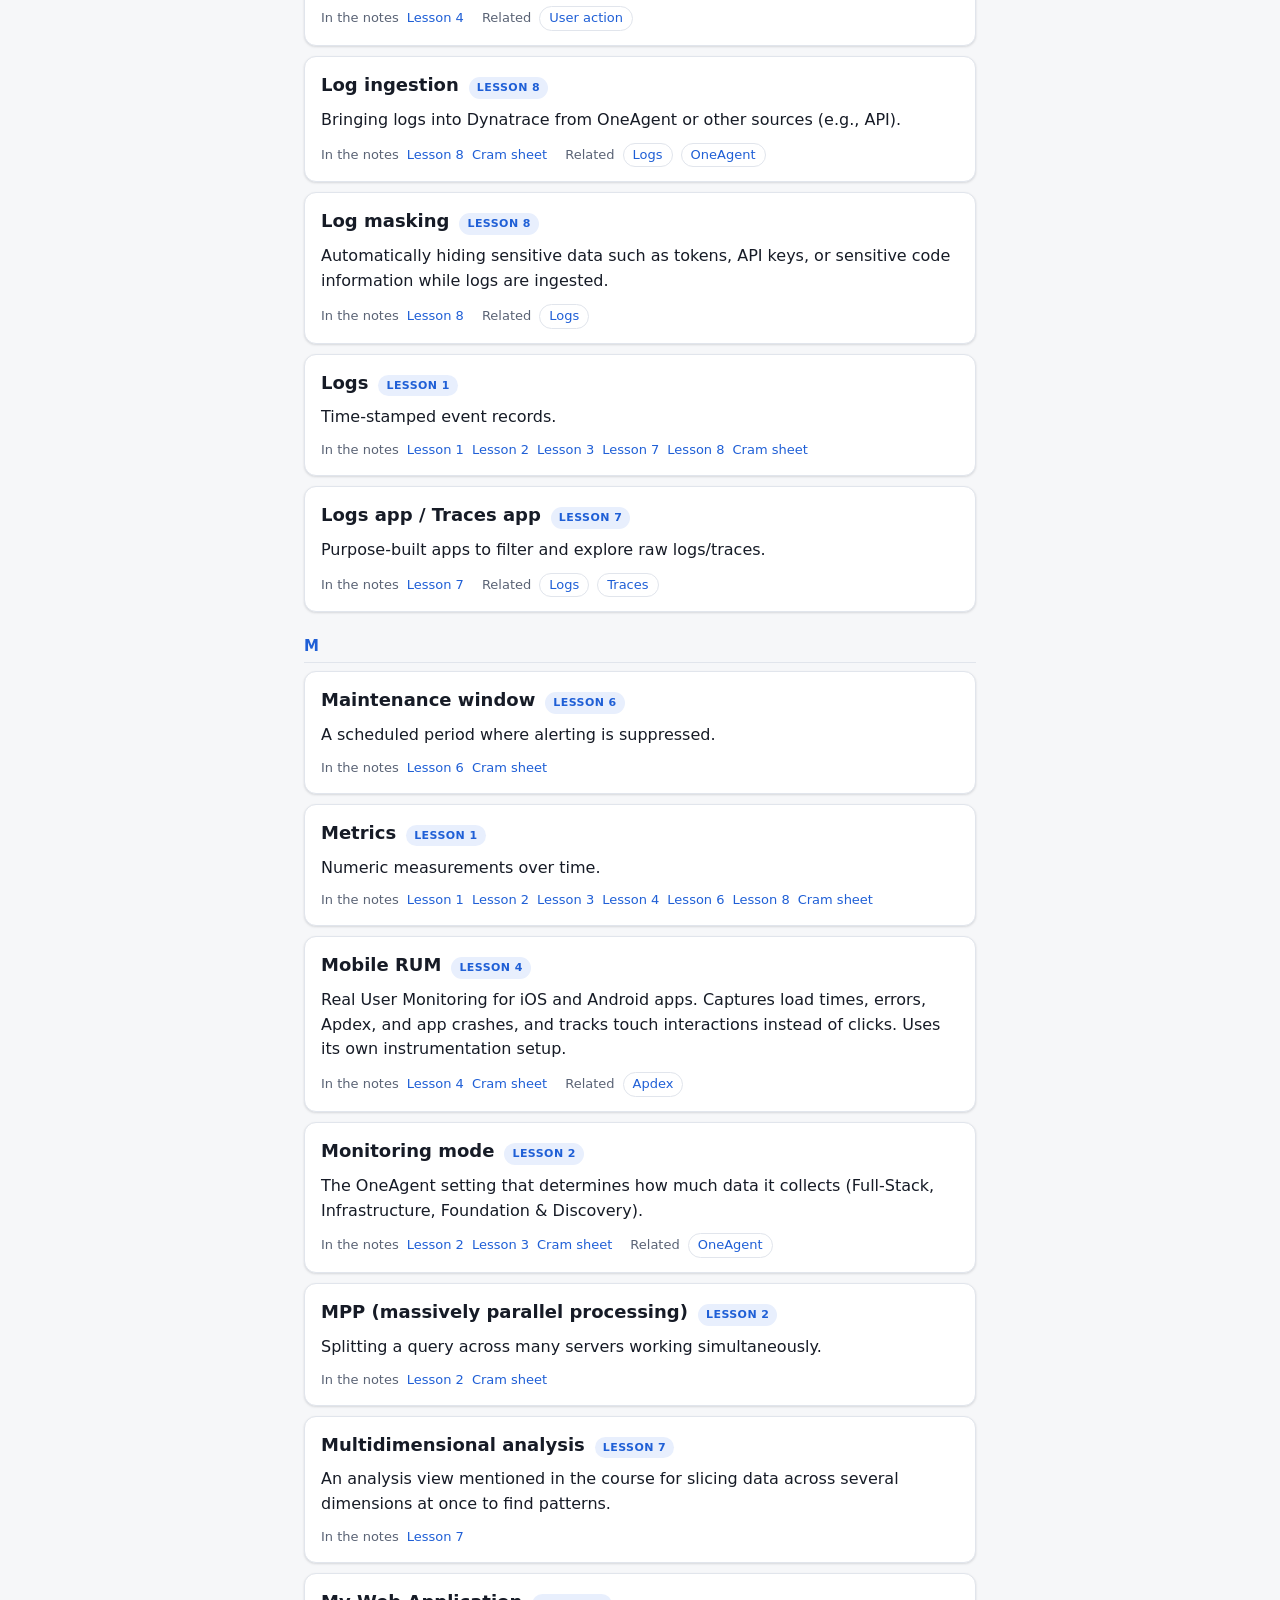
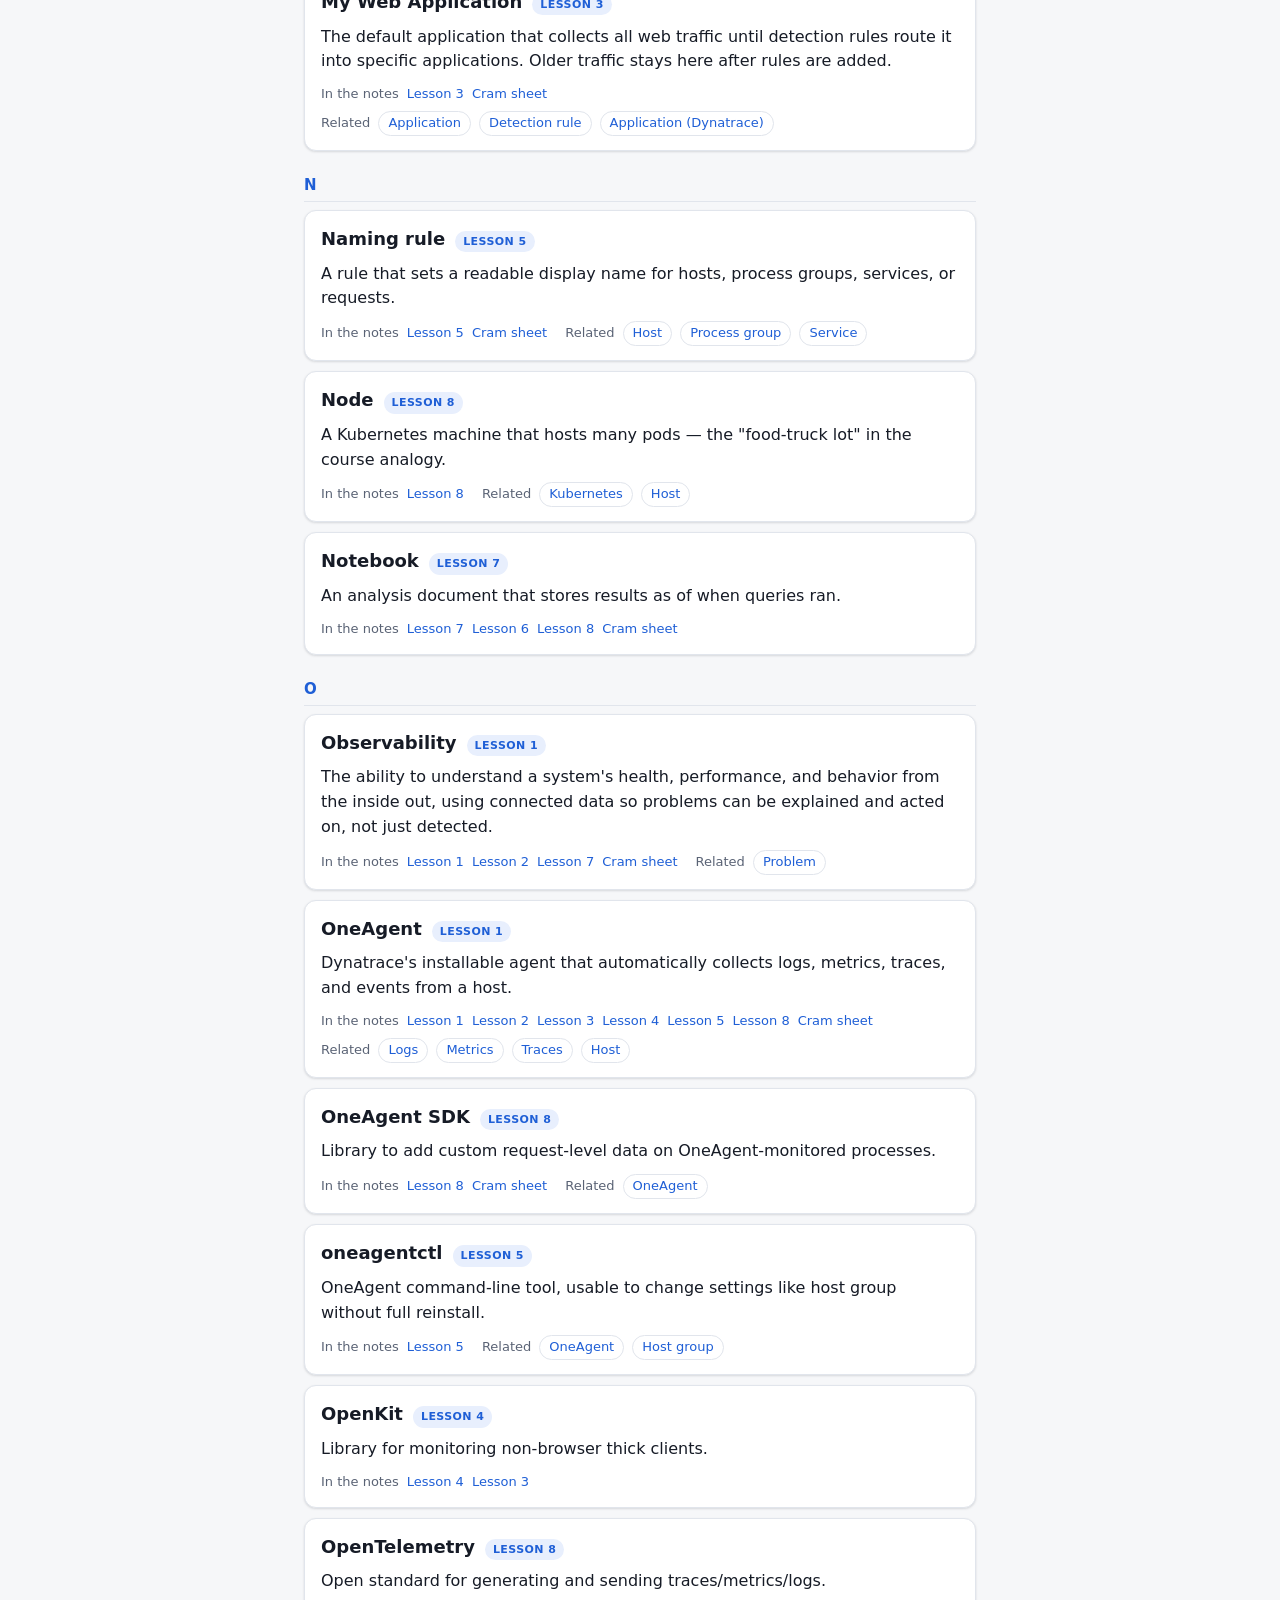
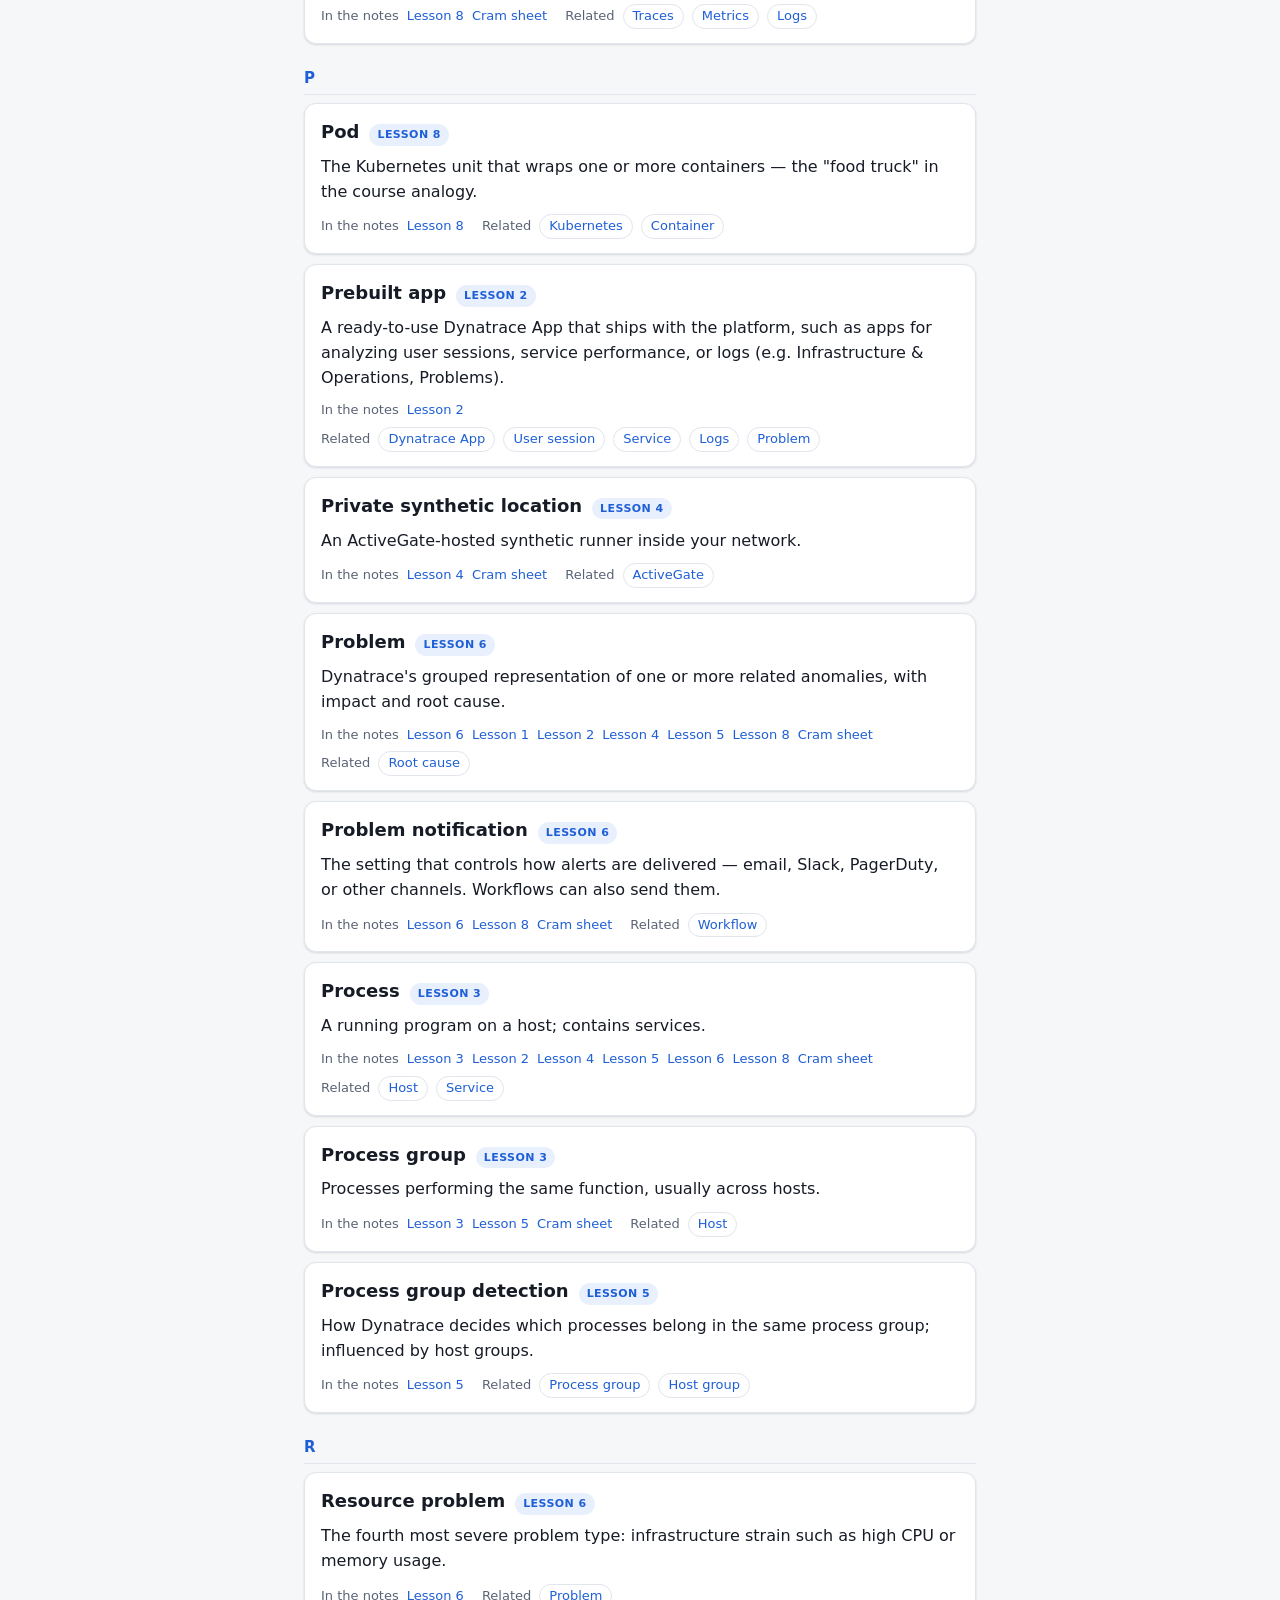
<file: learn/glossary.html>
<!doctype html>
<html lang="en">
<head>
<meta charset="utf-8">
<meta name="viewport" content="width=device-width, initial-scale=1">
<title>Glossary · DT</title>
<link rel="stylesheet" href="learn.css">
<script src="theme.js"></script>
</head>
<body>
<header class="site">
  <a class="logo" href="../index.html">DT</a>
  <nav class="top">
    <a href="../docs/index.html">Notes</a>
    <a href="glossary.html" class="active">Glossary</a>
    <a href="quiz.html">Quizzes</a>
    <a href="flashcards.html">Flashcards</a>
    <a href="drill.html">Scenario drill</a>
    <button class="theme-btn" type="button" aria-label="Toggle theme"><svg width="16" height="16" viewBox="0 0 16 16" aria-hidden="true"><circle cx="8" cy="8" r="6.5" fill="none" stroke="currentColor" stroke-width="1.5"/><path d="M8 1.5a6.5 6.5 0 0 1 0 13z" fill="currentColor"/></svg></button>
  </nav>
</header>
<main class="wrap narrow">
  <div class="page-head">
    <h1>Glossary</h1>
    <p id="intro">Look up any Dynatrace term from the course — by name, abbreviation, or a word from its meaning.</p>
  </div>

  <div class="search-box" role="search">
    <svg class="search-icon" width="18" height="18" viewBox="0 0 20 20" aria-hidden="true"><circle cx="8.5" cy="8.5" r="6" fill="none" stroke="currentColor" stroke-width="2"/><path d="M13 13l5 5" stroke="currentColor" stroke-width="2" stroke-linecap="round"/></svg>
    <input id="q" type="search" autocomplete="off" spellcheck="false"
           placeholder="Search terms — e.g. Apdex, XHR, baseline, Davis" aria-label="Search the glossary and notes">
    <kbd class="kbd" aria-hidden="true">/</kbd>
  </div>

  <div class="picker" id="lessons" role="group" aria-label="Filter by lesson"></div>
  <nav class="az" id="az" aria-label="Jump to letter"></nav>

  <p class="count" id="count" aria-live="polite"></p>
  <div id="results"></div>
</main>
<script src="search-data.js"></script>
<script src="store.js"></script>
<script src="glossary.js"></script>
</body>
</html>
</file>
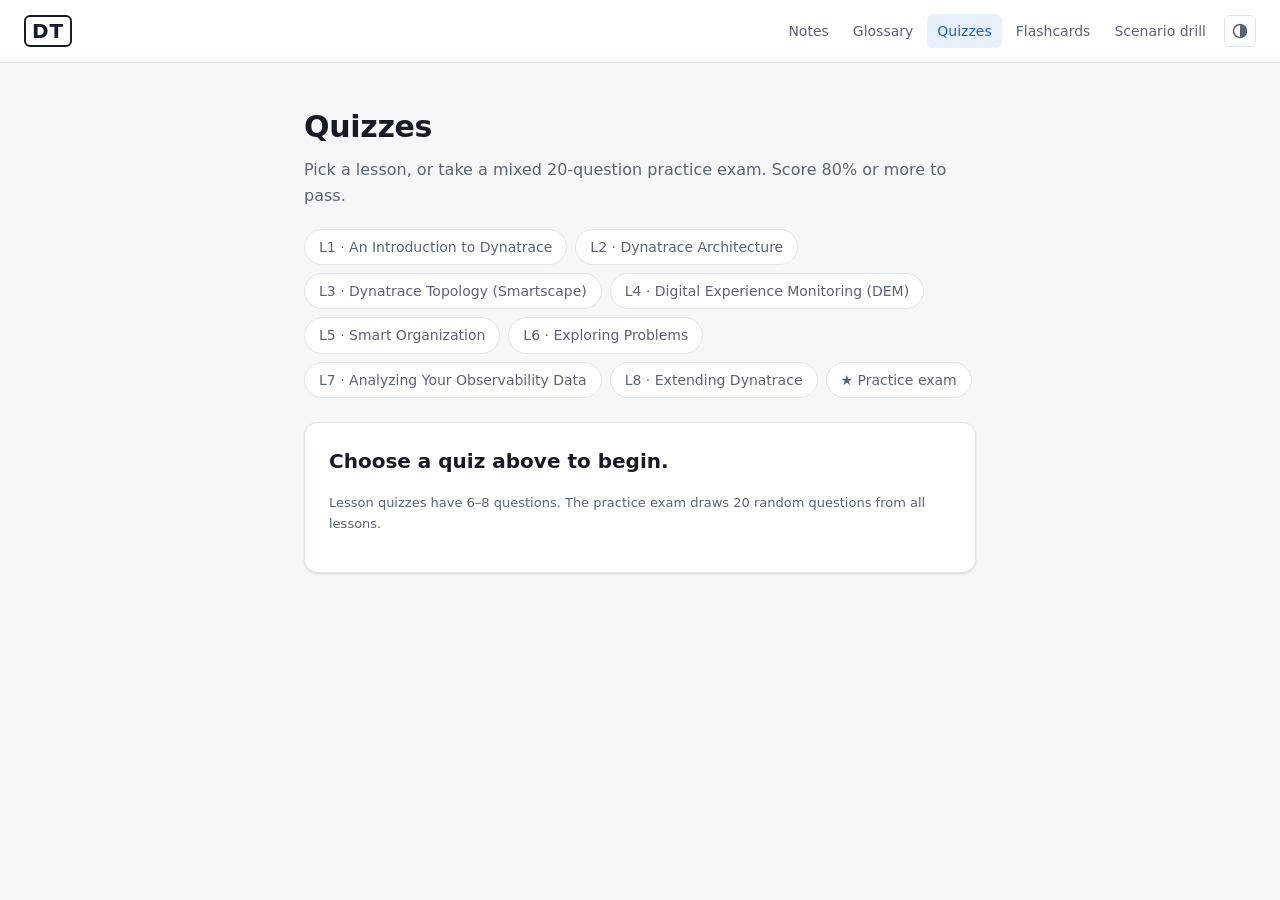
<file: learn/quiz.html>
<!doctype html>
<html lang="en">
<head>
<meta charset="utf-8">
<meta name="viewport" content="width=device-width, initial-scale=1">
<title>Quizzes · DT</title>
<link rel="stylesheet" href="learn.css">
<script src="theme.js"></script>
</head>
<body>
<header class="site">
  <a class="logo" href="../index.html">DT</a>
  <nav class="top">
    <a href="../docs/index.html">Notes</a>
    <a href="glossary.html">Glossary</a>
    <a href="quiz.html" class="active">Quizzes</a>
    <a href="flashcards.html">Flashcards</a>
    <a href="drill.html">Scenario drill</a>
    <button class="theme-btn" type="button" aria-label="Toggle theme"><svg width="16" height="16" viewBox="0 0 16 16" aria-hidden="true"><circle cx="8" cy="8" r="6.5" fill="none" stroke="currentColor" stroke-width="1.5"/><path d="M8 1.5a6.5 6.5 0 0 1 0 13z" fill="currentColor"/></svg></button>
  </nav>
</header>
<main class="wrap narrow">
  <div class="page-head">
    <h1>Quizzes</h1>
    <p>Pick a lesson, or take a mixed 20-question practice exam. Score 80% or more to pass.</p>
  </div>
  <div class="picker" id="picker" role="group" aria-label="Choose a quiz"></div>
  <div id="stage"></div>
</main>
<script src="data.js"></script>
<script src="store.js"></script>
<script src="quiz.js"></script>
</body>
</html>
</file>
<file: learn/learn.css>
:root{
  --bg:#f6f7f9; --surface:#ffffff; --surface-2:#f0f2f6; --text:#161b26; --muted:#5a6375;
  --border:#e1e5ec; --accent:#1f5fd6; --accent-ink:#ffffff; --accent-soft:#e8effd;
  --good:#16794a; --good-soft:#e3f4ea; --bad:#b4232f; --bad-soft:#fbe7e9;
  --shadow:0 1px 2px rgba(16,24,40,.06),0 1px 3px rgba(16,24,40,.08);
}
@media (prefers-color-scheme: dark){
  :root:not([data-theme="light"]){
    --bg:#0f1218; --surface:#171b23; --surface-2:#1f2430; --text:#e6e9f0; --muted:#9aa3b5;
    --border:#2a303c; --accent:#7aa7ff; --accent-ink:#0f1218; --accent-soft:#1c2943;
    --good:#58c58b; --good-soft:#15291f; --bad:#ff7b86; --bad-soft:#331a1e;
    --shadow:none;
  }
}
:root[data-theme="dark"]{
  --bg:#0f1218; --surface:#171b23; --surface-2:#1f2430; --text:#e6e9f0; --muted:#9aa3b5;
  --border:#2a303c; --accent:#7aa7ff; --accent-ink:#0f1218; --accent-soft:#1c2943;
  --good:#58c58b; --good-soft:#15291f; --bad:#ff7b86; --bad-soft:#331a1e;
  --shadow:none;
}
*{box-sizing:border-box}
html{-webkit-text-size-adjust:100%}
body{margin:0;background:var(--bg);color:var(--text);
  font:16px/1.6 system-ui,-apple-system,"Segoe UI",Roboto,sans-serif}
a{color:var(--accent);text-decoration:none}
a:hover{text-decoration:underline}
button{font:inherit;color:inherit}
:focus-visible{outline:2px solid var(--accent);outline-offset:2px}

/* Header */
header.site{display:flex;align-items:center;justify-content:space-between;gap:12px;
  padding:14px 24px;border-bottom:1px solid var(--border);background:var(--surface);
  position:sticky;top:0;z-index:5}
.logo{font-weight:800;font-size:20px;letter-spacing:.04em;color:var(--text);
  border:2px solid var(--text);border-radius:6px;padding:0 6px;line-height:1.4}
.logo:hover{text-decoration:none}
nav.top{display:flex;align-items:center;gap:4px;flex-wrap:wrap;justify-content:flex-end}
nav.top a{color:var(--muted);padding:6px 10px;border-radius:6px;font-size:14px}
nav.top a:hover,nav.top a.active{background:var(--accent-soft);color:var(--accent);text-decoration:none}
.theme-btn{border:1px solid var(--border);background:var(--surface);color:var(--muted);
  border-radius:6px;width:32px;height:32px;cursor:pointer;margin-left:4px;
  display:inline-grid;place-items:center;padding:0}
.theme-btn:hover{color:var(--accent);border-color:var(--accent)}

.wrap{max-width:1040px;margin:0 auto;padding:40px 24px 64px}
.narrow{max-width:720px}
footer.site-foot{max-width:1040px;margin:0 auto;padding:0 24px 40px;color:var(--muted);font-size:13px}

/* Buttons */
.btn{display:inline-flex;align-items:center;justify-content:center;gap:6px;
  padding:10px 18px;border-radius:8px;border:1px solid var(--border);background:var(--surface);
  color:var(--text);font-weight:600;font-size:15px;cursor:pointer;box-shadow:var(--shadow)}
.btn:hover{text-decoration:none;border-color:var(--accent)}
.btn.primary{background:var(--accent);border-color:var(--accent);color:var(--accent-ink)}
.btn:disabled{opacity:.5;cursor:default}
.linkish{background:none;border:0;color:var(--muted);text-decoration:underline;cursor:pointer;font-size:13px}

/* Home */
.hero{padding:16px 0 32px}
.eyebrow{margin:0 0 8px;color:var(--accent);font-weight:600;font-size:14px;letter-spacing:.02em}
.hero h1{font-size:44px;line-height:1.1;margin:0 0 14px;letter-spacing:-.02em}
.lede{font-size:18px;color:var(--muted);max-width:620px;margin:0 0 24px}
.hero-actions{display:flex;gap:10px;flex-wrap:wrap}
.stats{display:grid;grid-template-columns:repeat(4,1fr);gap:12px;margin:8px 0 40px}
.stat{background:var(--surface);border:1px solid var(--border);border-radius:10px;padding:16px;box-shadow:var(--shadow)}
.stat .v{display:block;font-size:26px;font-weight:700;font-variant-numeric:tabular-nums}
.stat .k{color:var(--muted);font-size:13px}
.modes{display:grid;grid-template-columns:repeat(auto-fit,minmax(190px,1fr));gap:12px;margin-bottom:48px}
.mode{display:block;background:var(--surface);border:1px solid var(--border);border-radius:12px;
  padding:18px;color:var(--text);box-shadow:var(--shadow);transition:border-color .15s,transform .15s}
.mode:hover{text-decoration:none;border-color:var(--accent);transform:translateY(-2px)}
.mode h2{font-size:18px;margin:8px 0 6px}
.mode p{margin:0;color:var(--muted);font-size:14px;line-height:1.5}
.tag{display:inline-block;font-size:11px;font-weight:700;letter-spacing:.06em;text-transform:uppercase;
  color:var(--accent);background:var(--accent-soft);padding:2px 8px;border-radius:999px}
.sec-title{font-size:20px;margin:0 0 12px}
.lessons{list-style:none;margin:0;padding:0;background:var(--surface);border:1px solid var(--border);
  border-radius:12px;overflow:hidden;box-shadow:var(--shadow)}
.lesson{display:grid;grid-template-columns:36px 1fr auto 64px;align-items:center;gap:12px;
  padding:12px 16px;border-top:1px solid var(--border)}
.lesson:first-child{border-top:0}
.lesson .num{width:28px;height:28px;border-radius:50%;display:grid;place-items:center;
  background:var(--surface-2);font-weight:700;font-size:13px}
.lesson.passed .num{background:var(--good-soft);color:var(--good)}
.ltitle{font-weight:600}
.lactions{display:flex;gap:4px}
.lactions a{font-size:13px;padding:4px 10px;border:1px solid var(--border);border-radius:6px;color:var(--muted)}
.lactions a:hover{border-color:var(--accent);color:var(--accent);text-decoration:none}
.score{text-align:right;font-variant-numeric:tabular-nums;color:var(--muted);font-size:14px}
.lesson.passed .score{color:var(--good);font-weight:600}
.reset-row{text-align:right;margin:10px 0 0}

/* Learn pages */
.page-head{margin-bottom:20px}
.page-head h1{font-size:30px;margin:0 0 6px;letter-spacing:-.01em}
.page-head p{margin:0;color:var(--muted)}
.picker{display:flex;flex-wrap:wrap;gap:8px;margin:16px 0 24px}
.chip{border:1px solid var(--border);background:var(--surface);border-radius:999px;padding:6px 14px;
  font-size:14px;cursor:pointer;color:var(--muted)}
.chip:hover{border-color:var(--accent);color:var(--accent)}
.chip.on{background:var(--accent);border-color:var(--accent);color:var(--accent-ink)}
.chip .best{opacity:.8;font-size:12px;margin-left:4px}
.card{background:var(--surface);border:1px solid var(--border);border-radius:14px;padding:24px;box-shadow:var(--shadow)}
.meta{display:flex;justify-content:space-between;color:var(--muted);font-size:13px;margin-bottom:10px}
.bar{height:6px;border-radius:999px;background:var(--surface-2);overflow:hidden;margin-bottom:20px}
.bar>i{display:block;height:100%;background:var(--accent);transition:width .25s}
.question{font-size:20px;font-weight:600;line-height:1.4;margin:0 0 18px}
.options{display:grid;gap:10px}
.opt{display:flex;gap:12px;align-items:flex-start;text-align:left;width:100%;padding:12px 14px;
  border:1px solid var(--border);border-radius:10px;background:var(--surface);cursor:pointer;line-height:1.45}
.opt:hover:not(:disabled){border-color:var(--accent);background:var(--accent-soft)}
.opt .key{flex:none;width:24px;height:24px;border-radius:6px;display:grid;place-items:center;
  background:var(--surface-2);font-size:12px;font-weight:700;color:var(--muted)}
.opt:disabled{cursor:default}
.opt.correct{border-color:var(--good);background:var(--good-soft)}
.opt.correct .key{background:var(--good);color:var(--surface)}
.opt.wrong{border-color:var(--bad);background:var(--bad-soft)}
.opt.wrong .key{background:var(--bad);color:var(--surface)}
.feedback{margin-top:16px;padding:12px 14px;border-radius:10px;background:var(--surface-2);display:none}
.feedback.show{display:block}
.feedback strong.ok{color:var(--good)} .feedback strong.no{color:var(--bad)}
.actions{display:flex;justify-content:space-between;align-items:center;gap:10px;margin-top:18px;flex-wrap:wrap}
.hint{color:var(--muted);font-size:13px}
.result{text-align:center;padding:12px 0}
.result .big{font-size:56px;font-weight:800;line-height:1;margin:8px 0}
.result .verdict{font-size:18px;font-weight:600;margin-bottom:6px}
.review{margin-top:24px;text-align:left}
.review h3{font-size:16px;margin:0 0 10px}
.review li{margin-bottom:12px}
.review .ans{color:var(--good);font-weight:600}
.review .exp{color:var(--muted);font-size:14px}

/* Flashcards */
.flip{perspective:1200px;cursor:pointer;margin-bottom:16px}
.flip-inner{position:relative;min-height:240px;transition:transform .45s;transform-style:preserve-3d}
.flip.flipped .flip-inner{transform:rotateY(180deg)}
.face{position:absolute;inset:0;backface-visibility:hidden;-webkit-backface-visibility:hidden;
  display:flex;flex-direction:column;justify-content:center;align-items:center;text-align:center;
  padding:28px;border-radius:14px;border:1px solid var(--border);background:var(--surface);box-shadow:var(--shadow)}
.face.back{transform:rotateY(180deg);background:var(--accent-soft)}
.face .label{position:absolute;top:14px;left:16px;font-size:11px;font-weight:700;letter-spacing:.06em;
  text-transform:uppercase;color:var(--muted)}
.face .term{font-size:28px;font-weight:700;line-height:1.25}
.face .def{font-size:18px;line-height:1.5}
@media (prefers-reduced-motion: reduce){.flip-inner,.bar>i,.mode{transition:none}.gterm.flash{animation:none}}

/* Glossary + search */
.search-box{position:relative;display:flex;align-items:center;margin:8px 0 4px}
.search-box input{width:100%;font:inherit;font-size:17px;padding:13px 44px 13px 44px;
  border:1px solid var(--border);border-radius:12px;background:var(--surface);color:var(--text);box-shadow:var(--shadow)}
.search-box input:focus{outline:none;border-color:var(--accent);box-shadow:0 0 0 3px var(--accent-soft)}
.search-box input::-webkit-search-cancel-button{cursor:pointer}
.search-icon{position:absolute;left:15px;color:var(--muted);pointer-events:none}
.kbd{position:absolute;right:12px;font:12px/1 ui-monospace,monospace;color:var(--muted);
  border:1px solid var(--border);border-radius:4px;padding:3px 6px;background:var(--surface-2)}
.search-box input:focus ~ .kbd,.search-box input:not(:placeholder-shown) ~ .kbd{display:none}
.az{display:flex;flex-wrap:wrap;gap:2px;margin:0 0 8px}
.az a,.az span{width:28px;height:28px;display:grid;place-items:center;border-radius:6px;font-size:13px;font-weight:600}
.az a:hover{background:var(--accent-soft);text-decoration:none}
.az span{color:var(--border)}
.az[hidden]{display:none}
.count{color:var(--muted);font-size:13px;margin:4px 0 12px}
.gletter{font-size:15px;color:var(--accent);margin:22px 0 8px;padding-bottom:4px;border-bottom:1px solid var(--border);scroll-margin-top:76px}
.gsec{font-size:15px;text-transform:uppercase;letter-spacing:.06em;color:var(--muted);margin:22px 0 10px}
.gterm{background:var(--surface);border:1px solid var(--border);border-radius:12px;padding:14px 16px;margin-bottom:10px;
  box-shadow:var(--shadow);scroll-margin-top:76px}
.gterm.flash{animation:gflash 1.4s ease-out}
@keyframes gflash{0%{border-color:var(--accent);box-shadow:0 0 0 4px var(--accent-soft)}100%{}}
.ghead{display:flex;align-items:baseline;flex-wrap:wrap;gap:6px 10px}
.ghead h3{margin:0;font-size:18px}
.ganchor{color:var(--text)}
.gbadge{font-size:11px;font-weight:700;letter-spacing:.04em;text-transform:uppercase;color:var(--accent);
  background:var(--accent-soft);padding:2px 8px;border-radius:999px}
.gvia{margin:4px 0 0;font-size:12px;color:var(--muted)}
.gdef{margin:8px 0 0;line-height:1.55}
.gfrom{font-size:12px;font-weight:600;color:var(--muted);margin-right:2px}
.gfoot{display:flex;flex-wrap:wrap;gap:6px 18px;margin-top:10px;font-size:13px}
.glinks{display:flex;flex-wrap:wrap;align-items:center;gap:4px 8px}
.glabel{color:var(--muted)}
.gchip{display:inline-block;border:1px solid var(--border);border-radius:999px;padding:1px 9px;background:var(--surface);
  color:var(--accent);font-size:13px;cursor:pointer}
.gchip:hover{border-color:var(--accent);text-decoration:none}
mark{background:var(--mark);color:inherit;border-radius:2px;padding:0 1px}
:root{--mark:rgba(255,196,0,.35)}
@media (prefers-color-scheme: dark){:root:not([data-theme="light"]){--mark:rgba(122,167,255,.32)}}
:root[data-theme="dark"]{--mark:rgba(122,167,255,.32)}
.nres{display:grid;gap:8px;margin-bottom:12px}
.nhit{display:block;background:var(--surface);border:1px solid var(--border);border-radius:10px;padding:12px 14px;color:var(--text)}
.nhit:hover{border-color:var(--accent);text-decoration:none}
.nhit.more{display:none}
.nwhere{display:block;font-size:12px;color:var(--muted)}
.nhead{display:block;font-weight:600;margin:2px 0 4px}
.nsnip{display:block;font-size:14px;color:var(--muted);line-height:1.5}
.gempty .gtry{margin:12px 0 0;display:flex;flex-wrap:wrap;gap:6px;align-items:center;color:var(--muted);font-size:14px}
.home-search{margin:0 0 28px;max-width:620px}
.home-search .search-box{margin:0}

/* Drill */
.streak{font-variant-numeric:tabular-nums;font-weight:700}
.scenario{font-size:22px;font-weight:600;line-height:1.35;margin:0 0 18px}

@media (max-width:760px){
  header.site{padding:10px 16px;flex-wrap:wrap}
  nav.top a{padding:5px 8px;font-size:13px}
  .wrap{padding:24px 16px 48px}
  .hero h1{font-size:32px}
  .lede{font-size:16px}
  .stats{grid-template-columns:repeat(2,1fr)}
  .lesson{grid-template-columns:28px 1fr 48px;row-gap:6px}
  .lesson .lactions{grid-column:2 / 4;grid-row:2}
  .card{padding:18px}
  .picker{flex-wrap:nowrap;overflow-x:auto;margin:12px -16px 18px;padding:0 16px 6px;
    scrollbar-width:none;-webkit-overflow-scrolling:touch}
  .picker::-webkit-scrollbar{display:none}
  .chip{white-space:nowrap;flex:none}
  .question{font-size:18px}
  .face .term{font-size:23px}
  .face .def{font-size:16px}
  .scenario{font-size:19px}
  .search-box input{font-size:16px}
  .kbd{display:none}
  .az a,.az span{width:24px;height:26px;font-size:12px}
  .gterm{padding:12px 14px}
}
</file>
<file: docs/style.css>
:root{
  --bg:#f7f8fa; --surface:#ffffff; --text:#1c2230; --muted:#5b6475;
  --border:#e2e6ee; --accent:#1f5fd6; --accent-soft:#e8effd;
  --code-bg:#f1f3f7; --row-alt:#fafbfd;
}
@media (prefers-color-scheme: dark){
  :root:not([data-theme="light"]){
    --bg:#11141a; --surface:#181c24; --text:#e4e8f0; --muted:#9aa3b5;
    --border:#2a303c; --accent:#7aa7ff; --accent-soft:#1d2a44;
    --code-bg:#1f2430; --row-alt:#1b2029;
  }
}
:root[data-theme="dark"]{
  --bg:#11141a; --surface:#181c24; --text:#e4e8f0; --muted:#9aa3b5;
  --border:#2a303c; --accent:#7aa7ff; --accent-soft:#1d2a44;
  --code-bg:#1f2430; --row-alt:#1b2029;
}
*{box-sizing:border-box}
body{margin:0;background:var(--bg);color:var(--text);
  font:16px/1.65 system-ui,-apple-system,"Segoe UI",Roboto,sans-serif}
a{color:var(--accent);text-decoration:none} a:hover{text-decoration:underline}
.layout{display:grid;grid-template-columns:260px minmax(0,1fr);min-height:100vh}
nav.side{border-right:1px solid var(--border);background:var(--surface);
  padding:24px 16px;position:sticky;top:0;height:100vh;overflow:auto}
nav.side .brand{font-weight:700;font-size:15px;margin:0 8px 16px;color:var(--text)}
nav.side .home-link{display:block;font-weight:500;font-size:13px;color:var(--accent);margin-bottom:10px}
nav.side ol{list-style:none;margin:0;padding:0}
nav.side li a{display:flex;gap:10px;padding:7px 8px;border-radius:6px;
  color:var(--muted);font-size:14px;line-height:1.35}
nav.side li a .n{min-width:20px;color:var(--muted);font-variant-numeric:tabular-nums}
nav.side li a:hover{background:var(--accent-soft);text-decoration:none;color:var(--text)}
nav.side li a.active{background:var(--accent-soft);color:var(--accent);font-weight:600}
main{padding:40px 48px 80px;max-width:900px}
h1{font-size:30px;line-height:1.25;margin:0 0 8px}
h2{font-size:22px;margin:40px 0 12px;padding-top:12px;border-top:1px solid var(--border)}
h3{font-size:18px;margin:28px 0 8px}
h4{font-size:16px;margin:20px 0 6px;color:var(--muted)}
hr{display:none}
table{border-collapse:collapse;width:100%;margin:16px 0;font-size:14.5px;
  display:block;overflow-x:auto}
th,td{border:1px solid var(--border);padding:8px 10px;text-align:left;vertical-align:top}
th{background:var(--code-bg)} tr:nth-child(even) td{background:var(--row-alt)}
code{background:var(--code-bg);padding:1px 5px;border-radius:4px;font-size:.9em}
pre{background:var(--code-bg);padding:14px 16px;border-radius:8px;overflow-x:auto}
pre code{padding:0;background:none}
blockquote{margin:16px 0;padding:10px 16px;border-left:4px solid var(--accent);
  background:var(--accent-soft);border-radius:0 6px 6px 0}
blockquote p{margin:4px 0}
details.answers{margin:20px 0;border:1px solid var(--border);border-radius:8px;
  background:var(--surface);padding:4px 16px}
details.answers summary{cursor:pointer;font-weight:600;padding:10px 0;color:var(--accent)}
.pager{display:flex;justify-content:space-between;gap:16px;margin-top:48px;
  padding-top:20px;border-top:1px solid var(--border)}
.pager a{display:block;padding:12px 16px;border:1px solid var(--border);
  border-radius:8px;background:var(--surface);max-width:48%}
.pager small{display:block;color:var(--muted);font-size:12px}
.topbar{display:flex;justify-content:flex-end;margin-bottom:12px}
.theme-btn{border:1px solid var(--border);background:var(--surface);color:var(--muted);
  border-radius:6px;padding:4px 10px;font-size:13px;cursor:pointer}
footer{margin-top:40px;color:var(--muted);font-size:13px}
@media (max-width:820px){
  .layout{grid-template-columns:1fr}
  nav.side{position:static;height:auto;border-right:0;border-bottom:1px solid var(--border)}
  main{padding:24px 16px 60px}
  h1{font-size:25px}
}
@media print{nav.side,.pager,.topbar{display:none}.layout{display:block}
  details.answers{display:block}}
</file>
